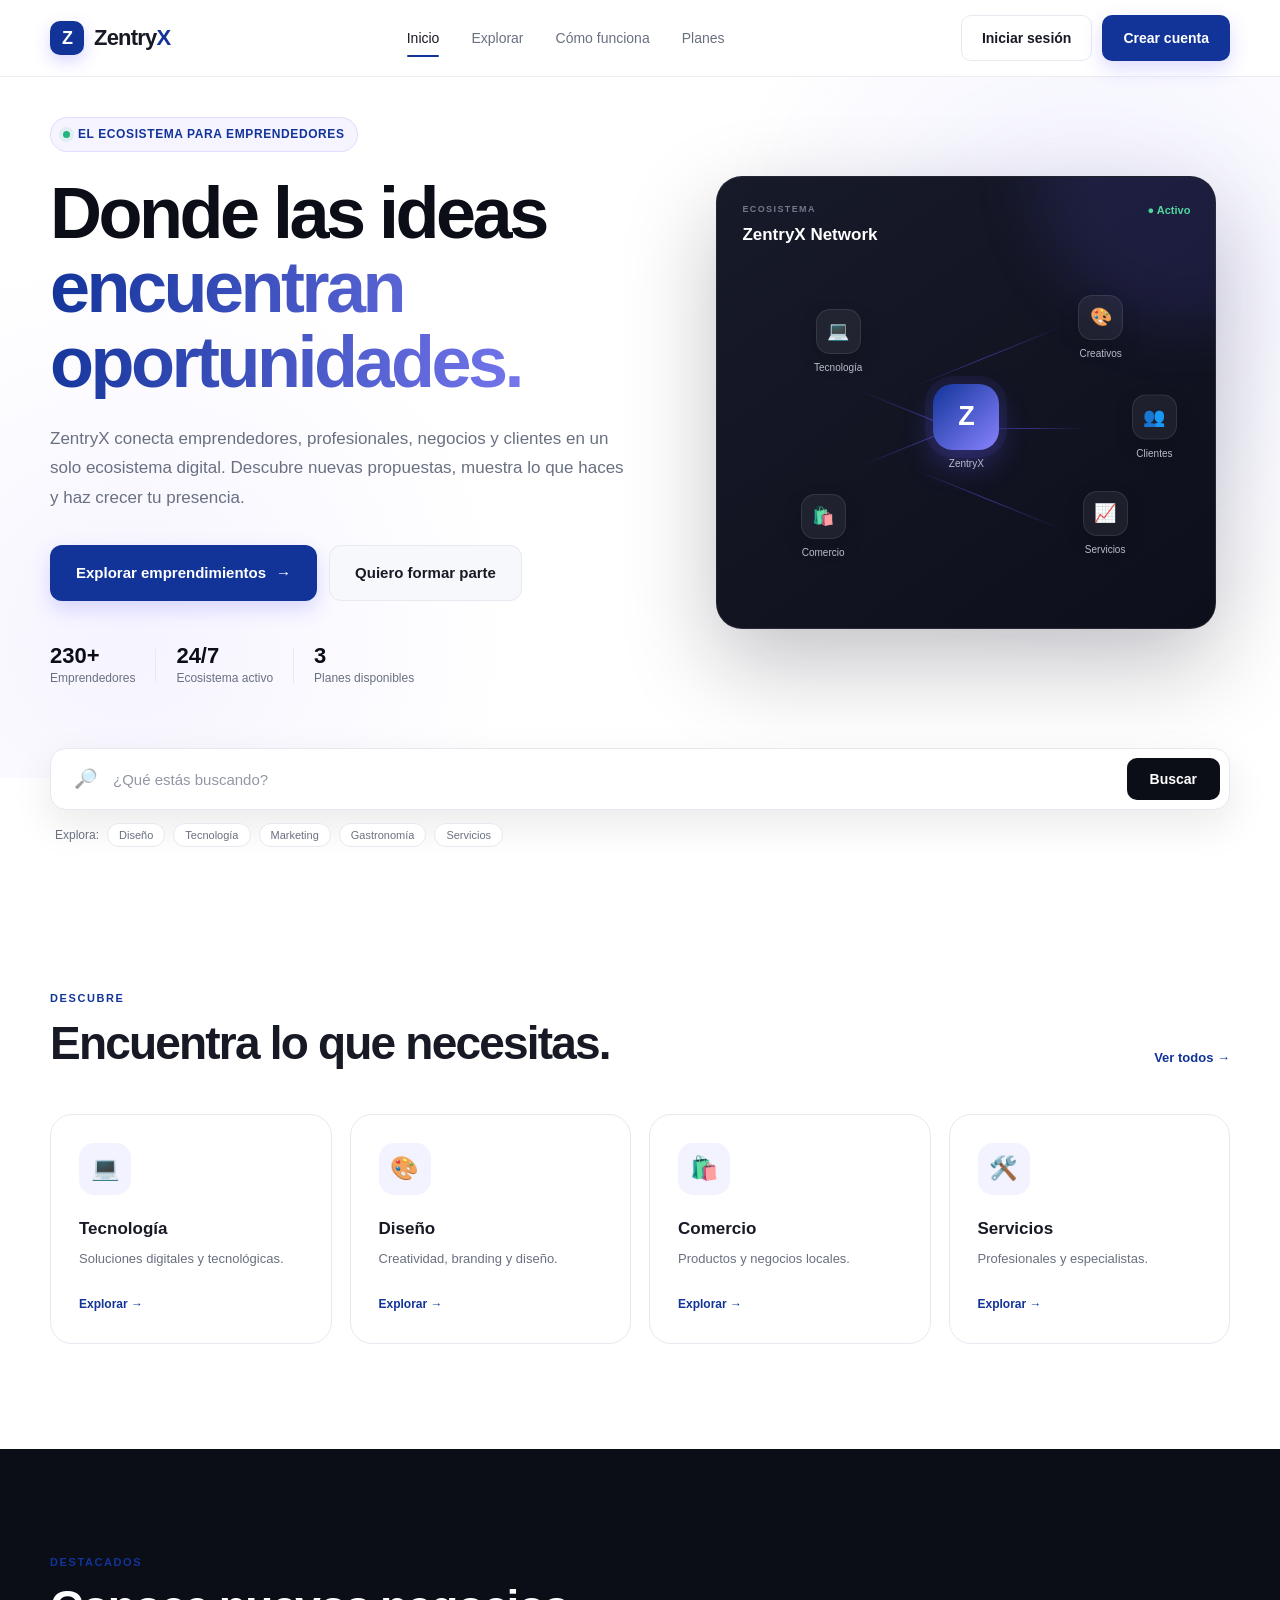
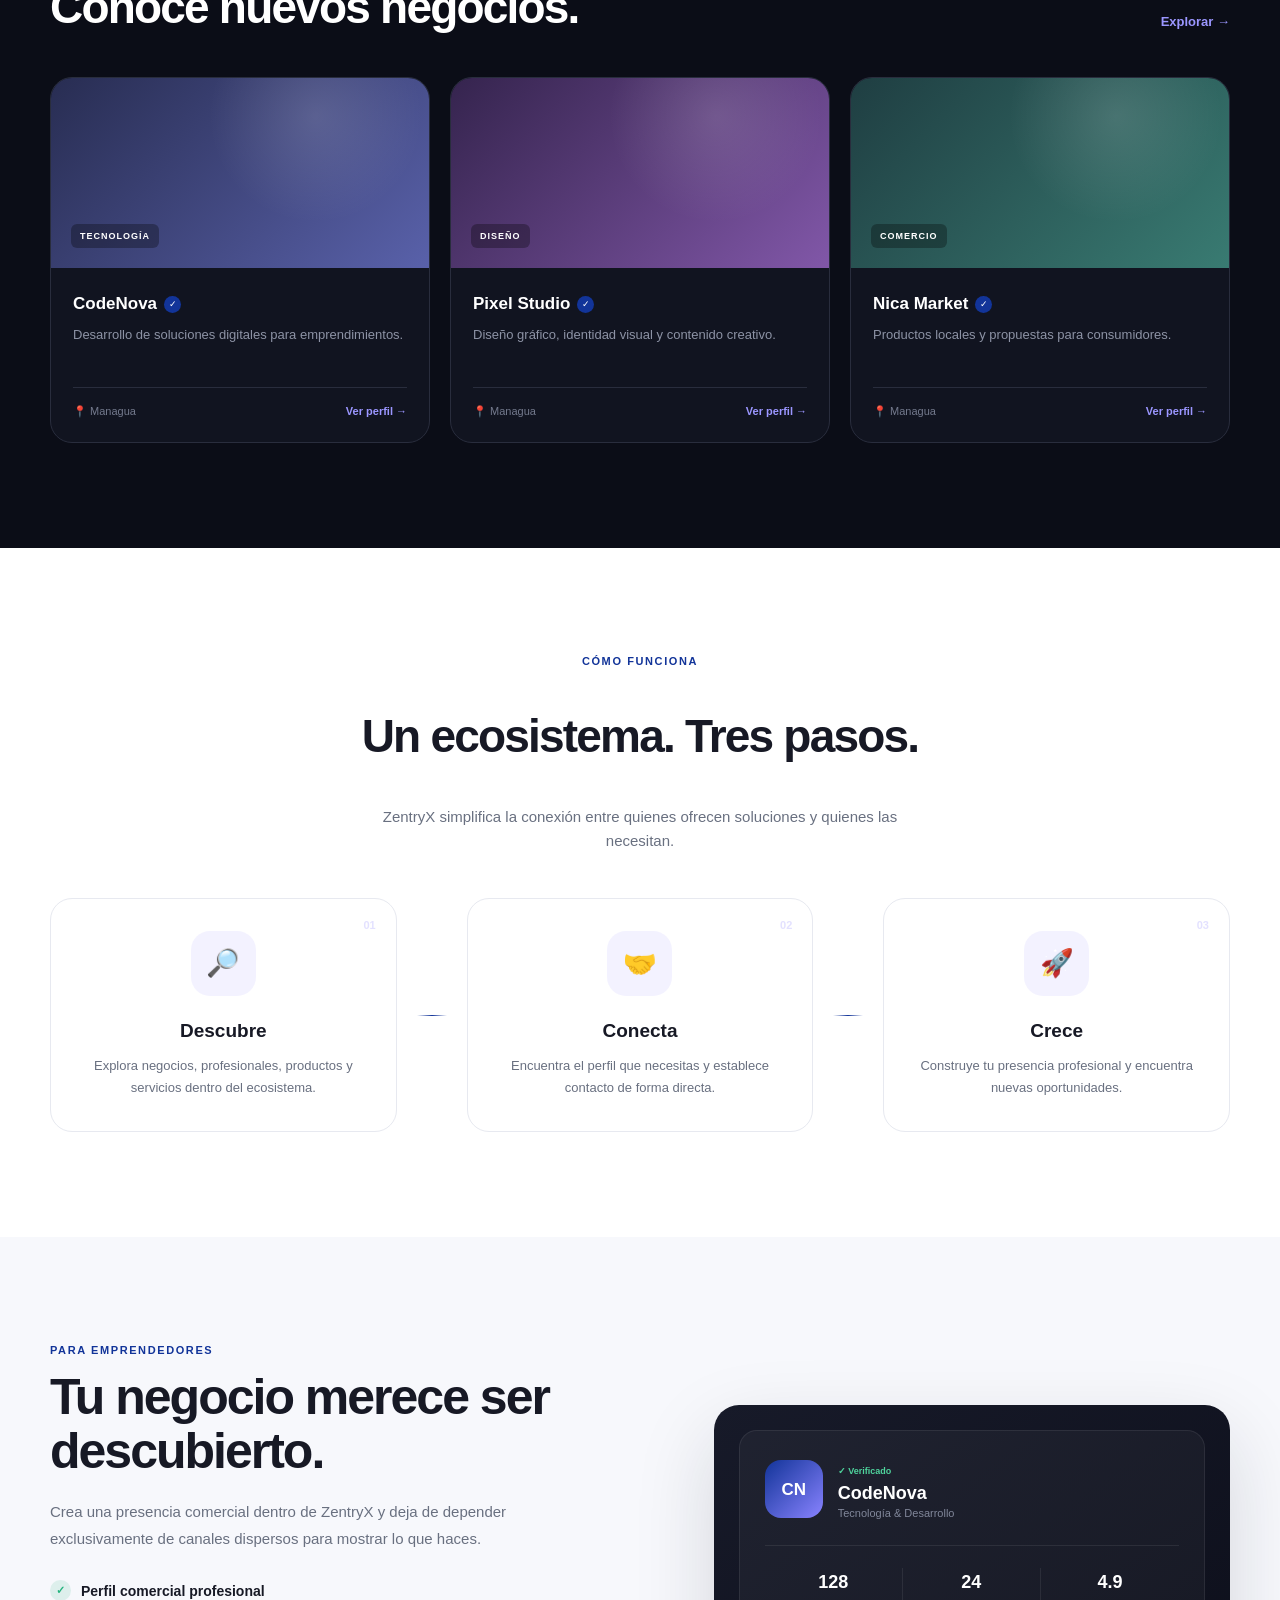
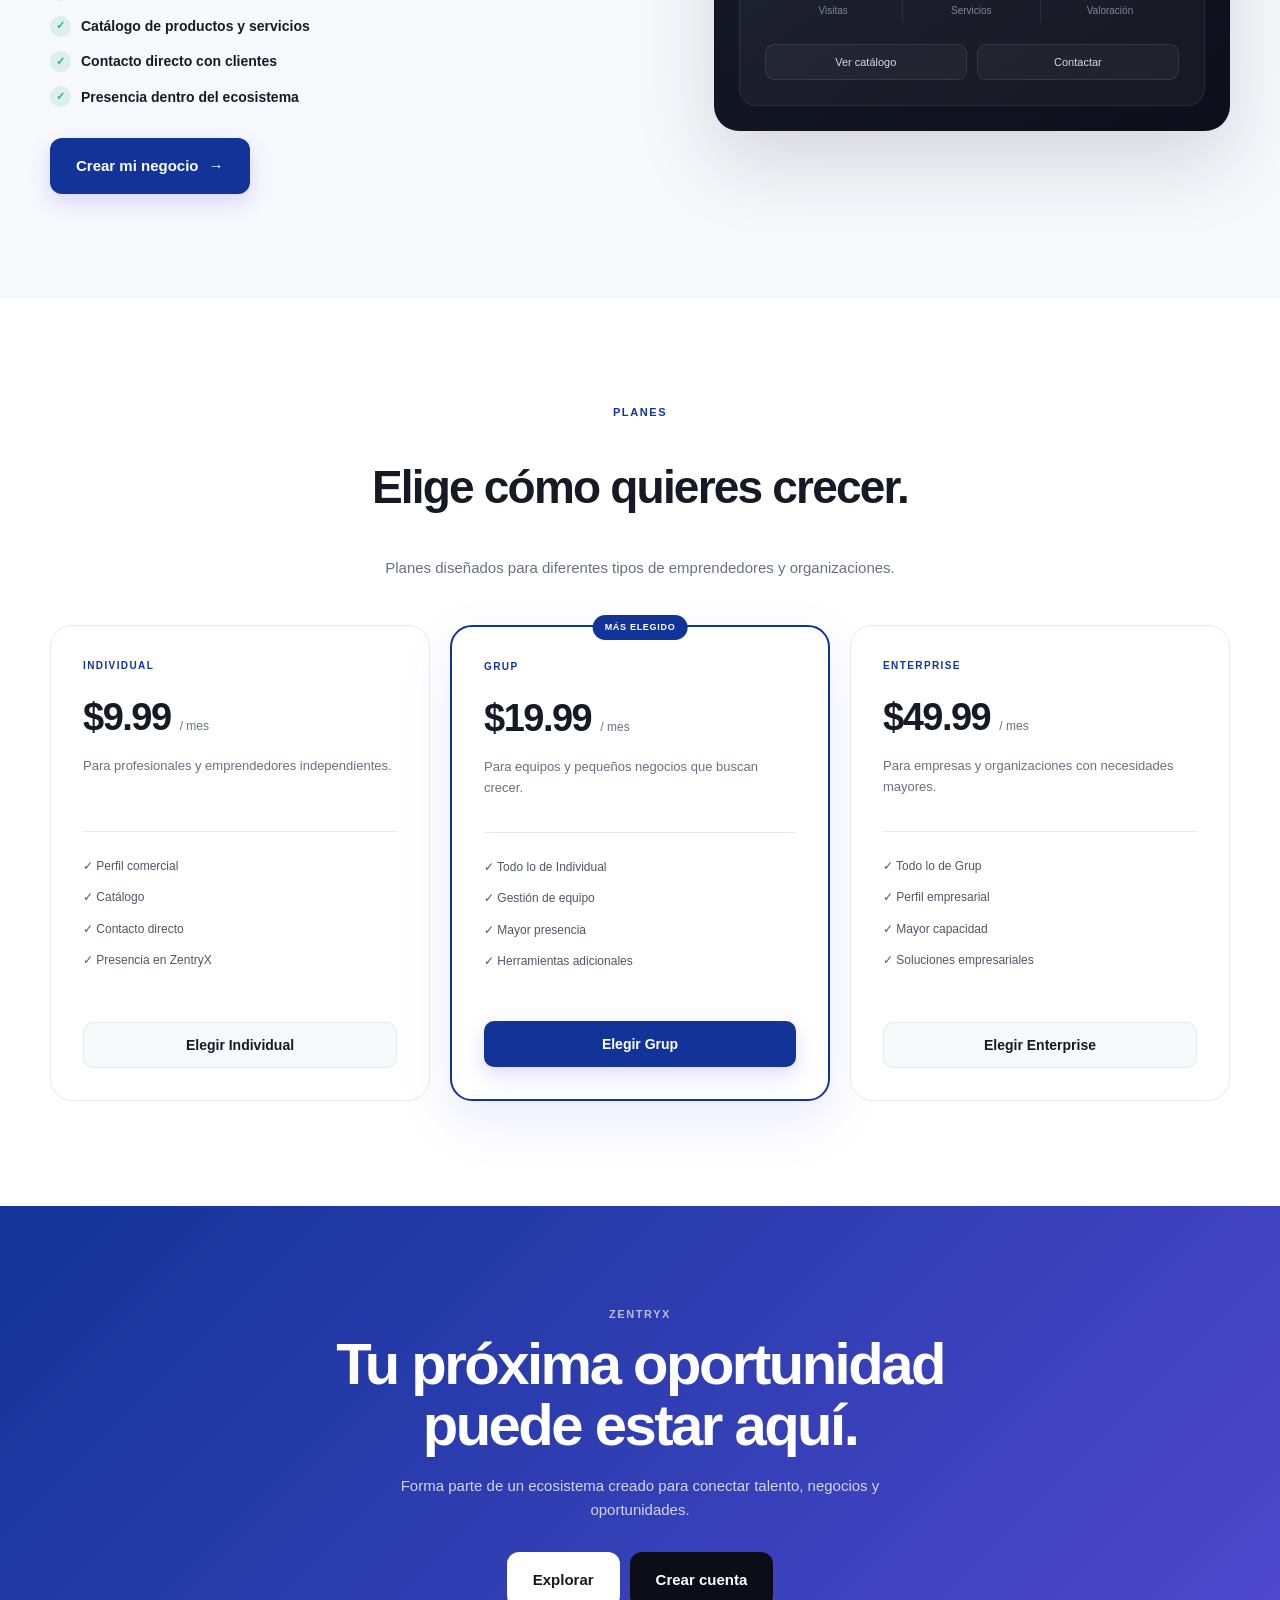
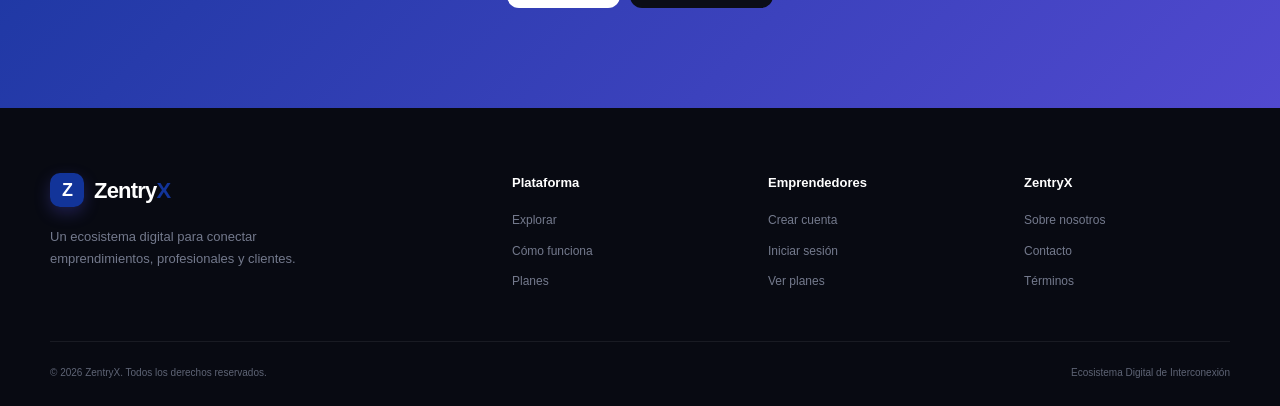
<file: index.html>
<!DOCTYPE html>
<html lang="es">
<head>
    <meta charset="UTF-8">
    <meta name="viewport" content="width=device-width, initial-scale=1.0">

    <title>ZentryX | Conecta. Descubre. Crece.</title>

    <meta
        name="description"
        content="ZentryX conecta emprendedores, profesionales y clientes dentro de un ecosistema digital."
    >

    <link rel="stylesheet" href="css/styles.css">
</head>

<body>

    <!-- =========================
         NAVBAR
    ========================== -->
    <header class="navbar">

        <div class="container navbar-content">

            <a href="index.html" class="logo">
                <span class="logo-mark">Z</span>
                <span class="logo-text">Zentry<span>X</span></span>
            </a>

            <nav class="nav-menu">

                <a href="#inicio" class="nav-link active">
                    Inicio
                </a>

                <a href="#explorar" class="nav-link">
                    Explorar
                </a>

                <a href="#como-funciona" class="nav-link">
                    Cómo funciona
                </a>

                <a href="#planes" class="nav-link">
                    Planes
                </a>

            </nav>

            <div class="nav-actions">

                <a href="pages/login.html" class="btn btn-outline">
                    Iniciar sesión
                </a>

                <a href="pages/registro.html" class="btn btn-primary">
                    Crear cuenta
                </a>

            </div>

            <button
                class="mobile-menu-button"
                id="mobileMenuButton"
                aria-label="Abrir menú"
            >
                ☰
            </button>

        </div>

        <div class="mobile-menu" id="mobileMenu">

            <a href="#inicio">
                Inicio
            </a>

            <a href="#explorar">
                Explorar
            </a>

            <a href="#como-funciona">
                Cómo funciona
            </a>

            <a href="#planes">
                Planes
            </a>

            <a href="pages/login.html">
                Iniciar sesión
            </a>

            <a href="pages/registro.html" class="mobile-register">
                Crear cuenta
            </a>

        </div>

    </header>


    <main>

        <!-- =========================
             HERO
        ========================== -->
        <section class="hero" id="inicio">

            <div class="container hero-grid">

                <div class="hero-content">

                    <div class="hero-badge">
                        <span class="badge-dot"></span>
                        El ecosistema para emprendedores
                    </div>

                    <h1>
                        Donde las ideas
                        <span>encuentran oportunidades.</span>
                    </h1>

                    <p class="hero-description">
                        ZentryX conecta emprendedores, profesionales,
                        negocios y clientes en un solo ecosistema digital.
                        Descubre nuevas propuestas, muestra lo que haces
                        y haz crecer tu presencia.
                    </p>

                    <div class="hero-buttons">

                        <a
                            href="#explorar"
                            class="btn btn-primary btn-large"
                        >
                            Explorar emprendimientos
                            <span>→</span>
                        </a>

                        <a
                            href="pages/registro.html"
                            class="btn btn-secondary btn-large"
                        >
                            Quiero formar parte
                        </a>

                    </div>

                    <div class="hero-stats">

                        <div class="stat">

                            <strong>230+</strong>

                            <span>
                                Emprendedores
                            </span>

                        </div>

                        <div class="stat-divider"></div>

                        <div class="stat">

                            <strong>24/7</strong>

                            <span>
                                Ecosistema activo
                            </span>

                        </div>

                        <div class="stat-divider"></div>

                        <div class="stat">

                            <strong>3</strong>

                            <span>
                                Planes disponibles
                            </span>

                        </div>

                    </div>

                </div>


                <!-- PANEL VISUAL -->
                <div class="hero-visual">

                    <div class="visual-glow"></div>

                    <div class="network-card">

                        <div class="network-header">

                            <div>
                                <span class="small-label">
                                    ECOSISTEMA
                                </span>

                                <h3>
                                    ZentryX Network
                                </h3>
                            </div>

                            <span class="online-status">
                                ● Activo
                            </span>

                        </div>


                        <div class="network-map">

                            <div class="connection connection-1"></div>
                            <div class="connection connection-2"></div>
                            <div class="connection connection-3"></div>
                            <div class="connection connection-4"></div>
                            <div class="connection connection-5"></div>


                            <div class="network-node node-center">
                                <div class="node-icon">
                                    Z
                                </div>

                                <span>
                                    ZentryX
                                </span>
                            </div>


                            <div class="network-node node-1">
                                <div class="node-circle">
                                    💻
                                </div>

                                <span>
                                    Tecnología
                                </span>
                            </div>


                            <div class="network-node node-2">
                                <div class="node-circle">
                                    🎨
                                </div>

                                <span>
                                    Creativos
                                </span>
                            </div>


                            <div class="network-node node-3">
                                <div class="node-circle">
                                    🛍️
                                </div>

                                <span>
                                    Comercio
                                </span>
                            </div>


                            <div class="network-node node-4">
                                <div class="node-circle">
                                    📈
                                </div>

                                <span>
                                    Servicios
                                </span>
                            </div>


                            <div class="network-node node-5">
                                <div class="node-circle">
                                    👥
                                </div>

                                <span>
                                    Clientes
                                </span>
                            </div>

                        </div>

                    </div>

                </div>

            </div>

        </section>


        <!-- =========================
             BUSCADOR
        ========================== -->
        <section class="search-section">

            <div class="container">

                <div class="search-box">

                    <div class="search-icon">
                        🔎
                    </div>

                    <input
                        type="text"
                        id="searchInput"
                        placeholder="¿Qué estás buscando?"
                        autocomplete="off"
                    >

                    <button
                        class="search-button"
                        id="searchButton"
                    >
                        Buscar
                    </button>

                </div>

                <div class="search-suggestions">

                    <span>
                        Explora:
                    </span>

                    <button data-search="Diseño">
                        Diseño
                    </button>

                    <button data-search="Tecnología">
                        Tecnología
                    </button>

                    <button data-search="Marketing">
                        Marketing
                    </button>

                    <button data-search="Gastronomía">
                        Gastronomía
                    </button>

                    <button data-search="Servicios">
                        Servicios
                    </button>

                </div>

            </div>

        </section>


        <!-- =========================
             EXPLORAR
        ========================== -->
        <section class="section" id="explorar">

            <div class="container">

                <div class="section-heading">

                    <div>

                        <span class="section-label">
                            DESCUBRE
                        </span>

                        <h2>
                            Encuentra lo que necesitas.
                        </h2>

                    </div>

                    <a
                        href="pages/explorar.html"
                        class="view-all"
                    >
                        Ver todos →
                    </a>

                </div>


                <div class="categories">

                    <a href="pages/explorar.html?categoria=tecnologia"
                       class="category-card">

                        <div class="category-icon">
                            💻
                        </div>

                        <h3>
                            Tecnología
                        </h3>

                        <p>
                            Soluciones digitales y tecnológicas.
                        </p>

                        <span class="category-count">
                            Explorar →
                        </span>

                    </a>


                    <a href="pages/explorar.html?categoria=diseno"
                       class="category-card">

                        <div class="category-icon">
                            🎨
                        </div>

                        <h3>
                            Diseño
                        </h3>

                        <p>
                            Creatividad, branding y diseño.
                        </p>

                        <span class="category-count">
                            Explorar →
                        </span>

                    </a>


                    <a href="pages/explorar.html?categoria=comercio"
                       class="category-card">

                        <div class="category-icon">
                            🛍️
                        </div>

                        <h3>
                            Comercio
                        </h3>

                        <p>
                            Productos y negocios locales.
                        </p>

                        <span class="category-count">
                            Explorar →
                        </span>

                    </a>


                    <a href="pages/explorar.html?categoria=servicios"
                       class="category-card">

                        <div class="category-icon">
                            🛠️
                        </div>

                        <h3>
                            Servicios
                        </h3>

                        <p>
                            Profesionales y especialistas.
                        </p>

                        <span class="category-count">
                            Explorar →
                        </span>

                    </a>

                </div>

            </div>

        </section>


        <!-- =========================
             NEGOCIOS DESTACADOS
        ========================== -->
        <section class="section section-dark">

            <div class="container">

                <div class="section-heading">

                    <div>

                        <span class="section-label">
                            DESTACADOS
                        </span>

                        <h2>
                            Conoce nuevos negocios.
                        </h2>

                    </div>

                    <a
                        href="pages/explorar.html"
                        class="view-all light"
                    >
                        Explorar →
                    </a>

                </div>


                <div class="business-grid">


                    <article class="business-card">

                        <div class="business-image business-tech">
                            <span>
                                TECNOLOGÍA
                            </span>
                        </div>

                        <div class="business-content">

                            <div class="business-title">

                                <h3>
                                    CodeNova
                                </h3>

                                <span class="verified">
                                    ✓
                                </span>

                            </div>

                            <p>
                                Desarrollo de soluciones digitales
                                para emprendimientos.
                            </p>

                            <div class="business-footer">

                                <span>
                                    📍 Managua
                                </span>

                                <a href="pages/negocio.html">
                                    Ver perfil →
                                </a>

                            </div>

                        </div>

                    </article>


                    <article class="business-card">

                        <div class="business-image business-design">
                            <span>
                                DISEÑO
                            </span>
                        </div>

                        <div class="business-content">

                            <div class="business-title">

                                <h3>
                                    Pixel Studio
                                </h3>

                                <span class="verified">
                                    ✓
                                </span>

                            </div>

                            <p>
                                Diseño gráfico, identidad visual
                                y contenido creativo.
                            </p>

                            <div class="business-footer">

                                <span>
                                    📍 Managua
                                </span>

                                <a href="pages/negocio.html">
                                    Ver perfil →
                                </a>

                            </div>

                        </div>

                    </article>


                    <article class="business-card">

                        <div class="business-image business-commerce">
                            <span>
                                COMERCIO
                            </span>
                        </div>

                        <div class="business-content">

                            <div class="business-title">

                                <h3>
                                    Nica Market
                                </h3>

                                <span class="verified">
                                    ✓
                                </span>

                            </div>

                            <p>
                                Productos locales y propuestas
                                para consumidores.
                            </p>

                            <div class="business-footer">

                                <span>
                                    📍 Managua
                                </span>

                                <a href="pages/negocio.html">
                                    Ver perfil →
                                </a>

                            </div>

                        </div>

                    </article>

                </div>

            </div>

        </section>


        <!-- =========================
             COMO FUNCIONA
        ========================== -->
        <section
            class="section"
            id="como-funciona"
        >

            <div class="container">

                <div class="section-heading centered">

                    <span class="section-label">
                        CÓMO FUNCIONA
                    </span>

                    <h2>
                        Un ecosistema. Tres pasos.
                    </h2>

                    <p>
                        ZentryX simplifica la conexión entre quienes
                        ofrecen soluciones y quienes las necesitan.
                    </p>

                </div>


                <div class="steps-grid">

                    <div class="step-card">

                        <div class="step-number">
                            01
                        </div>

                        <div class="step-icon">
                            🔎
                        </div>

                        <h3>
                            Descubre
                        </h3>

                        <p>
                            Explora negocios, profesionales,
                            productos y servicios dentro del
                            ecosistema.
                        </p>

                    </div>


                    <div class="step-line"></div>


                    <div class="step-card">

                        <div class="step-number">
                            02
                        </div>

                        <div class="step-icon">
                            🤝
                        </div>

                        <h3>
                            Conecta
                        </h3>

                        <p>
                            Encuentra el perfil que necesitas
                            y establece contacto de forma directa.
                        </p>

                    </div>


                    <div class="step-line"></div>


                    <div class="step-card">

                        <div class="step-number">
                            03
                        </div>

                        <div class="step-icon">
                            🚀
                        </div>

                        <h3>
                            Crece
                        </h3>

                        <p>
                            Construye tu presencia profesional
                            y encuentra nuevas oportunidades.
                        </p>

                    </div>

                </div>

            </div>

        </section>


        <!-- =========================
             PARA EMPRENDEDORES
        ========================== -->
        <section class="section entrepreneur-section">

            <div class="container entrepreneur-grid">

                <div class="entrepreneur-content">

                    <span class="section-label">
                        PARA EMPRENDEDORES
                    </span>

                    <h2>
                        Tu negocio merece
                        ser descubierto.
                    </h2>

                    <p>
                        Crea una presencia comercial dentro de
                        ZentryX y deja de depender exclusivamente
                        de canales dispersos para mostrar lo que haces.
                    </p>


                    <ul class="benefit-list">

                        <li>
                            <span>✓</span>
                            Perfil comercial profesional
                        </li>

                        <li>
                            <span>✓</span>
                            Catálogo de productos y servicios
                        </li>

                        <li>
                            <span>✓</span>
                            Contacto directo con clientes
                        </li>

                        <li>
                            <span>✓</span>
                            Presencia dentro del ecosistema
                        </li>

                    </ul>


                    <a
                        href="pages/registro.html"
                        class="btn btn-primary btn-large"
                    >
                        Crear mi negocio
                        <span>→</span>
                    </a>

                </div>


                <div class="entrepreneur-card">

                    <div class="profile-preview">

                        <div class="profile-top">

                            <div class="profile-avatar">
                                CN
                            </div>

                            <div>

                                <span class="verified-label">
                                    ✓ Verificado
                                </span>

                                <h3>
                                    CodeNova
                                </h3>

                                <p>
                                    Tecnología & Desarrollo
                                </p>

                            </div>

                        </div>


                        <div class="profile-stats">

                            <div>
                                <strong>128</strong>
                                <span>Visitas</span>
                            </div>

                            <div>
                                <strong>24</strong>
                                <span>Servicios</span>
                            </div>

                            <div>
                                <strong>4.9</strong>
                                <span>Valoración</span>
                            </div>

                        </div>


                        <div class="profile-actions">

                            <button>
                                Ver catálogo
                            </button>

                            <button>
                                Contactar
                            </button>

                        </div>

                    </div>

                </div>

            </div>

        </section>


        <!-- =========================
             PLANES
        ========================== -->
        <section
            class="section"
            id="planes"
        >

            <div class="container">

                <div class="section-heading centered">

                    <span class="section-label">
                        PLANES
                    </span>

                    <h2>
                        Elige cómo quieres crecer.
                    </h2>

                    <p>
                        Planes diseñados para diferentes tipos
                        de emprendedores y organizaciones.
                    </p>

                </div>


                <div class="plans-grid">


                    <article class="plan-card">

                        <span class="plan-name">
                            INDIVIDUAL
                        </span>

                        <h3>
                            $9.99
                            <small>/ mes</small>
                        </h3>

                        <p>
                            Para profesionales y emprendedores
                            independientes.
                        </p>

                        <ul>

                            <li>✓ Perfil comercial</li>
                            <li>✓ Catálogo</li>
                            <li>✓ Contacto directo</li>
                            <li>✓ Presencia en ZentryX</li>

                        </ul>

                        <a
                            href="pages/registro.html?plan=individual"
                            class="btn btn-secondary full-width"
                        >
                            Elegir Individual
                        </a>

                    </article>


                    <article class="plan-card featured">

                        <div class="popular">
                            MÁS ELEGIDO
                        </div>

                        <span class="plan-name">
                            GRUP
                        </span>

                        <h3>
                            $19.99
                            <small>/ mes</small>
                        </h3>

                        <p>
                            Para equipos y pequeños negocios
                            que buscan crecer.
                        </p>

                        <ul>

                            <li>✓ Todo lo de Individual</li>
                            <li>✓ Gestión de equipo</li>
                            <li>✓ Mayor presencia</li>
                            <li>✓ Herramientas adicionales</li>

                        </ul>

                        <a
                            href="pages/registro.html?plan=grup"
                            class="btn btn-primary full-width"
                        >
                            Elegir Grup
                        </a>

                    </article>


                    <article class="plan-card">

                        <span class="plan-name">
                            ENTERPRISE
                        </span>

                        <h3>
                            $49.99
                            <small>/ mes</small>
                        </h3>

                        <p>
                            Para empresas y organizaciones
                            con necesidades mayores.
                        </p>

                        <ul>

                            <li>✓ Todo lo de Grup</li>
                            <li>✓ Perfil empresarial</li>
                            <li>✓ Mayor capacidad</li>
                            <li>✓ Soluciones empresariales</li>

                        </ul>

                        <a
                            href="pages/registro.html?plan=enterprise"
                            class="btn btn-secondary full-width"
                        >
                            Elegir Enterprise
                        </a>

                    </article>

                </div>

            </div>

        </section>


        <!-- =========================
             CTA
        ========================== -->
        <section class="cta-section">

            <div class="container">

                <div class="cta-content">

                    <span class="section-label">
                        ZENTRYX
                    </span>

                    <h2>
                        Tu próxima oportunidad
                        puede estar aquí.
                    </h2>

                    <p>
                        Forma parte de un ecosistema creado para
                        conectar talento, negocios y oportunidades.
                    </p>

                    <div class="cta-buttons">

                        <a
                            href="pages/explorar.html"
                            class="btn btn-light btn-large"
                        >
                            Explorar
                        </a>

                        <a
                            href="pages/registro.html"
                            class="btn btn-dark btn-large"
                        >
                            Crear cuenta
                        </a>

                    </div>

                </div>

            </div>

        </section>

    </main>


    <!-- =========================
         FOOTER
    ========================== -->
    <footer class="footer">

        <div class="container">

            <div class="footer-grid">

                <div class="footer-brand">

                    <a href="index.html" class="logo">
                        <span class="logo-mark">Z</span>
                        <span class="logo-text">
                            Zentry<span>X</span>
                        </span>
                    </a>

                    <p>
                        Un ecosistema digital para conectar
                        emprendimientos, profesionales y clientes.
                    </p>

                </div>


                <div class="footer-column">

                    <h4>
                        Plataforma
                    </h4>

                    <a href="#explorar">
                        Explorar
                    </a>

                    <a href="#como-funciona">
                        Cómo funciona
                    </a>

                    <a href="#planes">
                        Planes
                    </a>

                </div>


                <div class="footer-column">

                    <h4>
                        Emprendedores
                    </h4>

                    <a href="pages/registro.html">
                        Crear cuenta
                    </a>

                    <a href="pages/login.html">
                        Iniciar sesión
                    </a>

                    <a href="#planes">
                        Ver planes
                    </a>

                </div>


                <div class="footer-column">

                    <h4>
                        ZentryX
                    </h4>

                    <a href="#">
                        Sobre nosotros
                    </a>

                    <a href="#">
                        Contacto
                    </a>

                    <a href="#">
                        Términos
                    </a>

                </div>

            </div>


            <div class="footer-bottom">

                <span>
                    © 2026 ZentryX. Todos los derechos reservados.
                </span>

                <span>
                    Ecosistema Digital de Interconexión
                </span>

            </div>

        </div>

    </footer>


    <script src="js/app.js"></script>

</body>
</html>
</file>
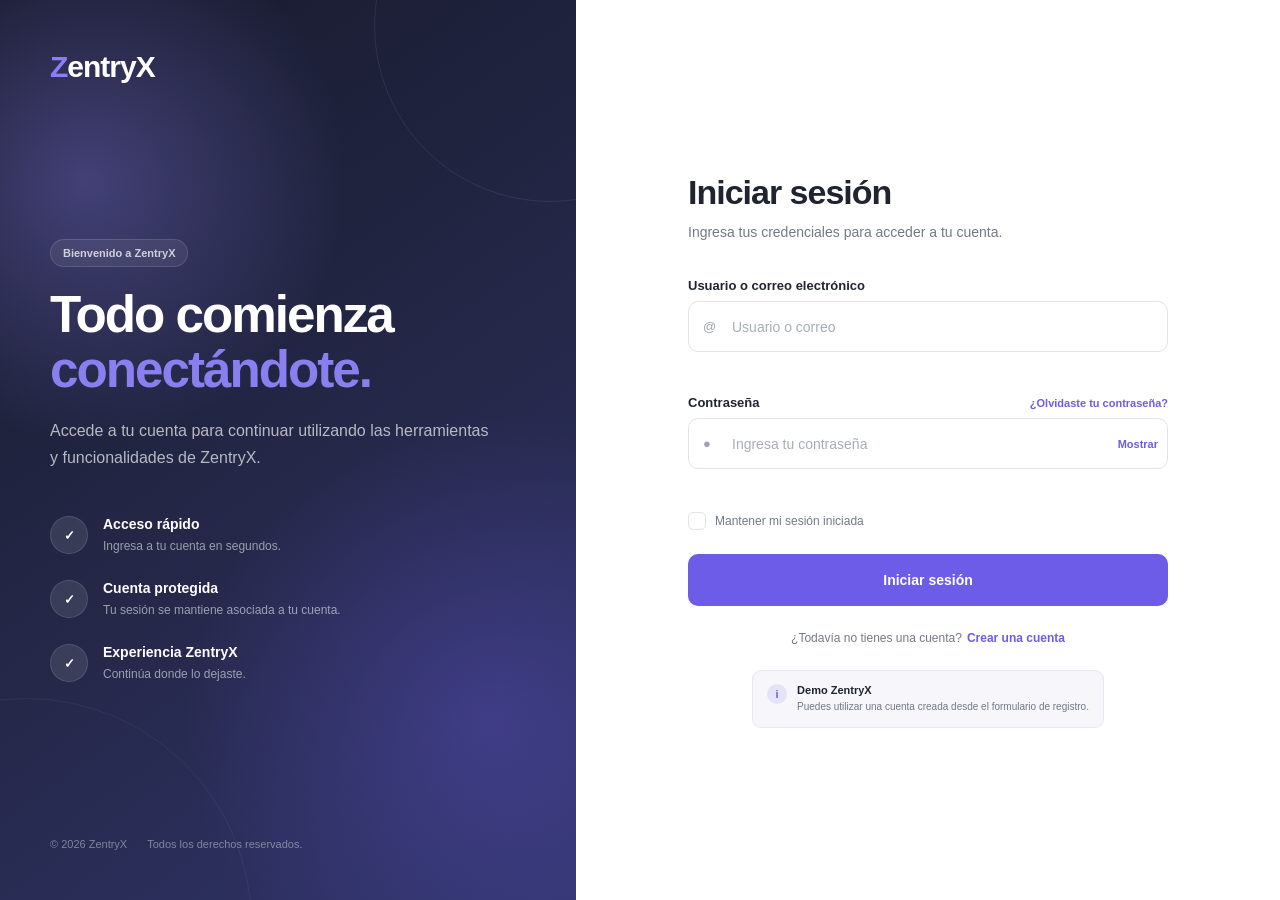
<file: pages/categorias.html>
<!DOCTYPE html>
<html lang="es">

<head>

    <meta charset="UTF-8">

    <meta
        name="viewport"
        content="width=device-width, initial-scale=1.0">

    <title>ZentryX | Categorías</title>

    <!-- FONT AWESOME -->

    <link
        rel="stylesheet"
        href="https://cdnjs.cloudflare.com/ajax/libs/font-awesome/6.5.2/css/all.min.css">

    <!-- CSS -->

    <link
        rel="stylesheet"
        href="../css/categorias.css">

</head>


<body>

    <div class="app-container">


        <!-- =====================================================
             SIDEBAR
        ====================================================== -->

        <aside class="sidebar" id="sidebar">


            <!-- HEADER -->

            <div class="sidebar-header">

                <div class="logo">
                    Zentry<span>X</span>
                </div>

                <button
                    class="sidebar-close"
                    id="sidebarClose"
                    type="button">

                    <i class="fa-solid fa-xmark"></i>

                </button>

            </div>


            <!-- PERFIL -->

            <div class="sidebar-profile">

                <div class="profile-avatar">

                    <span id="sidebarUserInitial">
                        U
                    </span>

                </div>


                <div class="profile-info">

                    <strong id="sidebarUserName">
                        Usuario
                    </strong>

                    <span>
                        Cuenta ZentryX
                    </span>

                </div>

            </div>


            <!-- =================================================
                 NAVEGACIÓN
            ================================================== -->

            <nav class="sidebar-nav">


                <!-- PRINCIPAL -->

                <div class="nav-title">
                    PRINCIPAL
                </div>


                <a
                    href="dashboard.html"
                    class="nav-item">

                    <span class="nav-icon">

                        <i class="fa-solid fa-house"></i>

                    </span>

                    <span class="nav-text">
                        Inicio
                    </span>

                </a>


                <!-- EXPLORAR -->

                <div class="nav-title">
                    EXPLORAR
                </div>


                <a
                    href="servicios.html"
                    class="nav-item">

                    <span class="nav-icon">

                        <i class="fa-solid fa-magnifying-glass"></i>

                    </span>

                    <span class="nav-text">
                        Explorar servicios
                    </span>

                </a>


                <a
                    href="categorias.html"
                    class="nav-item active">

                    <span class="nav-icon">

                        <i class="fa-solid fa-grip"></i>

                    </span>

                    <span class="nav-text">
                        Categorías
                    </span>

                </a>


                <!-- SERVICIOS -->

                <div class="nav-title">
                    SERVICIOS
                </div>


                <a
                    href="publicar-servicio.html"
                    class="nav-item">

                    <span class="nav-icon">

                        <i class="fa-solid fa-plus"></i>

                    </span>

                    <span class="nav-text">
                        Publicar servicio
                    </span>

                </a>


                <a
                    href="mis-servicios.html"
                    class="nav-item">

                    <span class="nav-icon">

                        <i class="fa-solid fa-list"></i>

                    </span>

                    <span class="nav-text">
                        Mis servicios
                    </span>

                </a>


                <a
                    href="mis-solicitudes.html"
                    class="nav-item">

                    <span class="nav-icon">

                        <i class="fa-solid fa-clock"></i>

                    </span>

                    <span class="nav-text">
                        Mis solicitudes
                    </span>

                </a>


                <!-- COMUNIDAD -->

                <div class="nav-title">
                    COMUNIDAD
                </div>


                <a
                    href="mensajes.html"
                    class="nav-item">

                    <span class="nav-icon">

                        <i class="fa-solid fa-message"></i>

                    </span>

                    <span class="nav-text">
                        Mensajes
                    </span>

                </a>


                <!-- CUENTA -->

                <div class="nav-title">
                    CUENTA
                </div>


                <a
                    href="perfil.html"
                    class="nav-item">

                    <span class="nav-icon">

                        <i class="fa-solid fa-user"></i>

                    </span>

                    <span class="nav-text">
                        Mi perfil
                    </span>

                </a>


                <a
                    href="configuracion.html"
                    class="nav-item">

                    <span class="nav-icon">

                        <i class="fa-solid fa-gear"></i>

                    </span>

                    <span class="nav-text">
                        Configuración
                    </span>

                </a>


                <a
                    href="perfil.html#seguridad"
                    class="nav-item">

                    <span class="nav-icon">

                        <i class="fa-solid fa-shield-halved"></i>

                    </span>

                    <span class="nav-text">
                        Seguridad
                    </span>

                </a>


                <!-- CERRAR SESIÓN -->

                <button
                    class="nav-item logout-button"
                    id="logoutButton"
                    type="button">

                    <span class="nav-icon">

                        <i class="fa-solid fa-right-from-bracket"></i>

                    </span>

                    <span class="nav-text">
                        Cerrar sesión
                    </span>

                </button>


            </nav>


            <!-- FOOTER -->

            <div class="sidebar-footer">

                <small>
                    ZentryX
                </small>

                <span>
                    Plataforma de servicios
                </span>

            </div>


        </aside>


        <!-- =====================================================
             OVERLAY MOBILE
        ====================================================== -->

        <div
            class="sidebar-overlay"
            id="sidebarOverlay">
        </div>


        <!-- =====================================================
             MAIN CONTENT
        ====================================================== -->

        <main class="main-content">


            <!-- =================================================
                 TOPBAR
            ================================================== -->

            <header class="topbar">


                <div class="topbar-left">


                    <button
                        class="menu-button"
                        id="menuButton"
                        type="button">

                        <i class="fa-solid fa-bars"></i>

                    </button>


                    <div>

                        <span class="page-label">
                            EXPLORAR
                        </span>

                        <h1>
                            Categorías
                        </h1>

                    </div>


                </div>


                <!-- TOPBAR RIGHT -->

                <div class="topbar-right">


                    <button
                        class="notification-button"
                        id="notificationButton"
                        type="button"
                        aria-label="Notificaciones">

                        <i class="fa-regular fa-bell"></i>

                        <span
                            class="notification-dot"
                            id="notificationDot">
                        </span>

                    </button>


                    <div class="topbar-user">


                        <div class="topbar-avatar">

                            <span id="topbarUserInitial">
                                U
                            </span>

                        </div>


                        <div class="topbar-user-info">

                            <strong id="topbarUserName">
                                Usuario
                            </strong>

                            <span id="topbarUserEmail">
                                usuario@zentryx.com
                            </span>

                        </div>


                    </div>


                </div>


            </header>


            <!-- =================================================
                 CONTENIDO DE CATEGORÍAS
            ================================================== -->

            <section class="categories-content">


                <!-- INTRODUCCIÓN -->

                <div class="categories-header">


                    <div>

                        <span class="section-label">
                            DESCUBRE
                        </span>

                        <h2>
                            Explora por categorías
                        </h2>

                        <p>
                            Encuentra servicios según lo que necesitas
                            y conecta con personas que pueden ayudarte.
                        </p>

                    </div>


                    <a
                        href="servicios.html"
                        class="explore-button">

                        <i class="fa-solid fa-magnifying-glass"></i>

                        Explorar servicios

                    </a>


                </div>


                <!-- =================================================
                     BUSCADOR
                ================================================== -->

                <div class="categories-search">


                    <div class="search-input-wrapper">

                        <i class="fa-solid fa-magnifying-glass"></i>

                        <input
                            type="text"
                            id="categorySearch"
                            placeholder="Buscar una categoría..."
                            autocomplete="off">

                        <button
                            type="button"
                            id="clearSearch"
                            class="clear-search"
                            aria-label="Limpiar búsqueda">

                            <i class="fa-solid fa-xmark"></i>

                        </button>

                    </div>


                </div>


                <!-- =================================================
                     ESTADÍSTICAS
                ================================================== -->

                <div class="category-stats">


                    <div class="category-stat">

                        <div class="category-stat-icon purple">

                            <i class="fa-solid fa-grip"></i>

                        </div>

                        <div>

                            <span>
                                Categorías
                            </span>

                            <strong id="totalCategories">
                                0
                            </strong>

                        </div>

                    </div>


                    <div class="category-stat">

                        <div class="category-stat-icon green">

                            <i class="fa-solid fa-briefcase"></i>

                        </div>

                        <div>

                            <span>
                                Servicios disponibles
                            </span>

                            <strong id="totalServices">
                                0
                            </strong>

                        </div>

                    </div>


                </div>


                <!-- =================================================
                     GRID DE CATEGORÍAS
                ================================================== -->

                <div
                    class="categories-grid"
                    id="categoriesGrid">


                    <!--

                        Las categorías serán
                        generadas mediante JavaScript.

                    -->


                </div>


                <!-- =================================================
                     ESTADO SIN RESULTADOS
                ================================================== -->

                <div
                    class="empty-categories"
                    id="emptyCategories"
                    hidden>


                    <div class="empty-categories-icon">

                        <i class="fa-solid fa-magnifying-glass"></i>

                    </div>


                    <h3>
                        No encontramos categorías
                    </h3>


                    <p>
                        Intenta buscar con otro nombre o revisa
                        todas las categorías disponibles.
                    </p>


                    <button
                        type="button"
                        id="resetSearch"
                        class="reset-search">

                        Mostrar todas

                    </button>


                </div>


            </section>


        </main>


        <!-- =====================================================
             PANEL DE NOTIFICACIONES
        ====================================================== -->

        <div
            class="notification-panel"
            id="notificationPanel">


            <div class="notification-header">


                <div>

                    <span>
                        CENTRO
                    </span>

                    <h3>
                        Notificaciones
                    </h3>

                </div>


                <button
                    type="button"
                    id="closeNotifications"
                    aria-label="Cerrar">

                    <i class="fa-solid fa-xmark"></i>

                </button>


            </div>


            <div
                class="notification-list"
                id="notificationList">


                <div class="notification-empty">


                    <div>

                        <i class="fa-regular fa-bell"></i>

                    </div>


                    <p>
                        No tienes notificaciones nuevas.
                    </p>


                </div>


            </div>


        </div>


        <!-- =====================================================
             TOAST
        ====================================================== -->

        <div
            class="toast"
            id="toast">


            <div class="toast-icon">

                <i
                    class="fa-solid fa-circle-check"
                    id="toastIcon">
                </i>

            </div>


            <div>

                <strong id="toastTitle">
                    Éxito
                </strong>

                <p id="toastMessage">
                    Operación realizada correctamente.
                </p>

            </div>


        </div>


    </div>


    <!-- =========================================================
         JAVASCRIPT
    ========================================================== -->

    <script src="../js/categorias.js"></script>


</body>

</html>
</file>
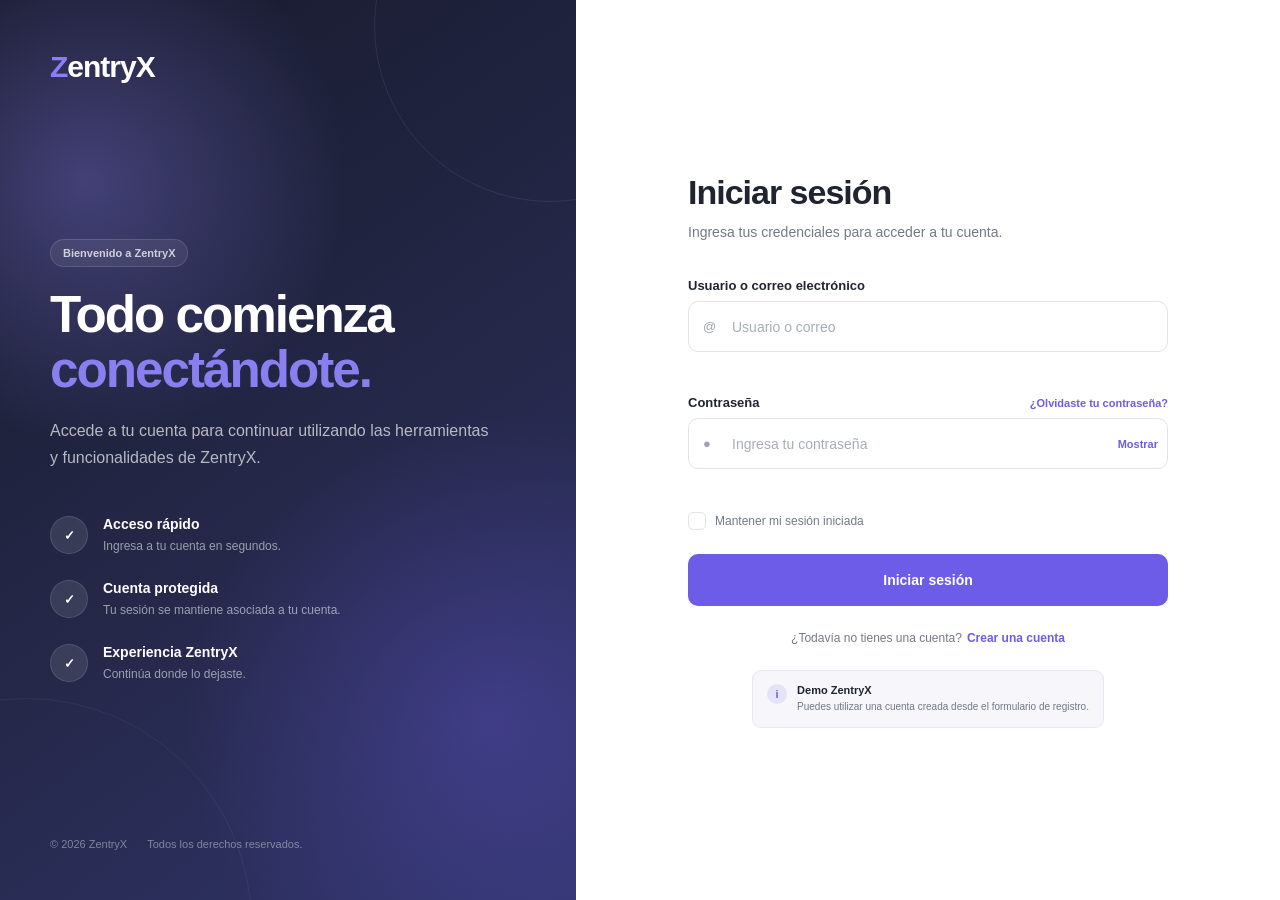
<file: pages/dashboard.html>
<!DOCTYPE html>
<html lang="es">

<head>

    <meta charset="UTF-8">

    <meta name="viewport" content="width=device-width, initial-scale=1.0">

    <meta name="description" content="Panel principal de ZentryX">

    <title>ZentryX | Dashboard</title>

    <link rel="stylesheet" href="../css/dashboard.css">
    <link rel="stylesheet" href="https://cdnjs.cloudflare.com/ajax/libs/font-awesome/6.4.0/css/all.min.css">

</head>


<body>

    <!-- =====================================================
         CONTENEDOR PRINCIPAL
    ====================================================== -->

    <div class="app-container">


        <!-- =================================================
             SIDEBAR
        ================================================== -->

        <aside class="sidebar" id="sidebar">

            <!-- HEADER -->

            <div class="sidebar-header">

                <a href="dashboard.html" class="logo">
                    Zentry<span>X</span>
                </a>


                <button class="sidebar-close" id="sidebarClose" type="button" aria-label="Cerrar menú">
                    ×
                </button>

            </div>


            <!-- PERFIL -->

            <div class="sidebar-profile">

                <div class="profile-avatar" id="profileAvatar">
                    U
                </div>


                <div class="profile-info">

                    <strong id="sidebarUserName">
                        Usuario
                    </strong>

                    <span id="sidebarUserRole">
                        Usuario
                    </span>

                </div>

            </div>


            <!-- NAVEGACIÓN -->

            <!-- =================================================
     NAVEGACIÓN PRINCIPAL
================================================== -->

            <nav class="sidebar-nav">

                <!-- =================================================
         PRINCIPAL
    ================================================== -->

                <!-- PRINCIPAL -->
                <div class="nav-title">
                    PRINCIPAL
                </div>

                <a href="dashboard.html" class="nav-item active">
                    <span class="nav-icon">
                        <i class="fa-solid fa-house"></i>
                    </span>

                    <span class="nav-text">
                        Inicio
                    </span>
                </a>


                <!-- EXPLORAR -->
                <div class="nav-title">
                    EXPLORAR
                </div>

                <a href="servicios.html" class="nav-item">
                    <span class="nav-icon">
                        <i class="fa-solid fa-magnifying-glass"></i>
                    </span>

                    <span class="nav-text">
                        Explorar servicios
                    </span>
                </a>


                <a href="categorias.html" class="nav-item">
                    <span class="nav-icon">
                        <i class="fa-solid fa-grip"></i>
                    </span>

                    <span class="nav-text">
                        Categorías
                    </span>
                </a>


                <!-- SERVICIOS -->
                <div class="nav-title">
                    SERVICIOS
                </div>

                <a href="publicar-servicio.html" class="nav-item">
                    <span class="nav-icon">
                        <i class="fa-solid fa-plus"></i>
                    </span>

                    <span class="nav-text">
                        Publicar servicio
                    </span>
                </a>


                <a href="mis-servicios.html" class="nav-item">
                    <span class="nav-icon">
                        <i class="fa-solid fa-list"></i>
                    </span>

                    <span class="nav-text">
                        Mis servicios
                    </span>
                </a>


                <a href="mis-solicitudes.html" class="nav-item">
                    <span class="nav-icon">
                        <i class="fa-solid fa-clock"></i>
                    </span>

                    <span class="nav-text">
                        Mis solicitudes
                    </span>
                </a>


                <!-- COMUNIDAD -->
                <div class="nav-title">
                    COMUNIDAD
                </div>

                <a href="mensajes.html" class="nav-item">
                    <span class="nav-icon">
                        <i class="fa-solid fa-message"></i>
                    </span>

                    <span class="nav-text">
                        Mensajes
                    </span>
                </a>


                <!-- CUENTA -->
                <div class="nav-title">
                    CUENTA
                </div>

                <a href="perfil.html" class="nav-item">
                    <span class="nav-icon">
                        <i class="fa-solid fa-user"></i>
                    </span>

                    <span class="nav-text">
                        Mi perfil
                    </span>
                </a>


                <a href="configuracion.html" class="nav-item">
                    <span class="nav-icon">
                        <i class="fa-solid fa-gear"></i>
                    </span>

                    <span class="nav-text">
                        Configuración
                    </span>
                </a>


                <a href="perfil.html#seguridad" class="nav-item">
                    <span class="nav-icon">
                        <i class="fa-solid fa-shield-halved"></i>
                    </span>

                    <span class="nav-text">
                        Seguridad
                    </span>
                </a>


                <!-- CERRAR SESIÓN -->
                <button class="nav-item logout-button" id="logoutButton" type="button">

                    <span class="nav-icon">
                        <i class="fa-solid fa-right-from-bracket"></i>
                    </span>

                    <span class="nav-text">
                        Cerrar sesión
                    </span>

                </button>

            </nav>


            <!-- FOOTER -->

            <div class="sidebar-footer">

                <small>
                    ZentryX
                </small>

                <span>
                    Sistema de gestión
                </span>

            </div>

        </aside>


        <!-- =================================================
             OVERLAY
        ================================================== -->

        <div class="sidebar-overlay" id="sidebarOverlay"></div>


        <!-- =================================================
             CONTENIDO PRINCIPAL
        ================================================== -->

        <main class="main-content">


            <!-- =============================================
                 TOPBAR
            ============================================== -->

            <header class="topbar">


                <div class="topbar-left">

                    <button class="menu-button" id="menuButton" type="button" aria-label="Abrir menú">
                        ☰
                    </button>


                    <div>

                        <span class="page-label">
                            ZENTRYX
                        </span>

                        <h1>
                            Dashboard
                        </h1>

                    </div>

                </div>


                <!-- =========================================
                     TOPBAR RIGHT
                ========================================== -->

                <div class="topbar-right">


                    <!-- NOTIFICACIONES -->

                    <button class="notification-button" id="notificationButton" type="button"
                        aria-label="Notificaciones">

                        ♢

                        <span class="notification-dot" id="notificationDot"></span>

                    </button>


                    <!-- USUARIO -->

                    <a href="perfil.html" class="topbar-user">

                        <div class="topbar-avatar" id="topbarAvatar">
                            U
                        </div>


                        <div class="topbar-user-info">

                            <strong id="topbarUserName">
                                Usuario
                            </strong>

                            <span id="topbarUserEmail">
                                usuario@email.com
                            </span>

                        </div>

                    </a>

                </div>

            </header>



            <!-- =============================================
                 DASHBOARD
            ============================================== -->

            <section class="dashboard-content">


                <!-- =========================================
                     BIENVENIDA
                ========================================== -->

                <section class="welcome-section">

                    <div>

                        <span>
                            PANEL PRINCIPAL
                        </span>

                        <h2>
                            Hola,
                            <strong id="welcomeName">
                                Usuario
                            </strong>
                            👋
                        </h2>

                        <p>
                            Bienvenido nuevamente a
                            tu espacio de ZentryX.
                        </p>

                    </div>


                    <div class="welcome-date">

                        <span>
                            HOY
                        </span>

                        <strong id="currentDate">
                            --
                        </strong>

                    </div>

                </section>



                <!-- =========================================
                     ESTADÍSTICAS
                ========================================== -->

                <section class="stats-grid">


                    <article class="stat-card">

                        <div class="stat-icon purple">
                            ◉
                        </div>

                        <div class="stat-content">

                            <span>
                                ESTADO
                            </span>

                            <strong id="accountStatus">
                                Activo
                            </strong>

                            <small>
                                Cuenta operativa
                            </small>

                        </div>

                    </article>



                    <article class="stat-card">

                        <div class="stat-icon green">
                            ✓
                        </div>

                        <div class="stat-content">

                            <span>
                                SEGURIDAD
                            </span>

                            <strong>
                                Protegida
                            </strong>

                            <small>
                                Cuenta verificada
                            </small>

                        </div>

                    </article>



                    <article class="stat-card">

                        <div class="stat-icon blue">
                            ◈
                        </div>

                        <div class="stat-content">

                            <span>
                                ROL
                            </span>

                            <strong id="accountRole">
                                Usuario
                            </strong>

                            <small>
                                Nivel de acceso
                            </small>

                        </div>

                    </article>



                    <article class="stat-card">

                        <div class="stat-icon orange">
                            ◷
                        </div>

                        <div class="stat-content">

                            <span>
                                MIEMBRO DESDE
                            </span>

                            <strong id="memberSince">
                                --
                            </strong>

                            <small>
                                Fecha de registro
                            </small>

                        </div>

                    </article>


                </section>



                <!-- =========================================
                     CONTENIDO PRINCIPAL
                ========================================== -->

                <section class="dashboard-grid">


                    <!-- =====================================
                         ACTIVIDAD
                    ====================================== -->

                    <article class="dashboard-card activity-card">


                        <div class="card-header">

                            <div>

                                <span>
                                    ACTIVIDAD
                                </span>

                                <h3>
                                    Actividad reciente
                                </h3>

                            </div>


                            <a href="perfil.html" class="card-link">
                                Ver perfil
                            </a>

                        </div>


                        <div class="activity-list" id="activityList">

                            <!-- JS -->

                        </div>


                    </article>



                    <!-- =====================================
                         ACCIONES
                    ====================================== -->

                    <article class="dashboard-card quick-card">


                        <div class="card-header">

                            <div>

                                <span>
                                    ACCESO RÁPIDO
                                </span>

                                <h3>
                                    Acciones
                                </h3>

                            </div>

                        </div>


                        <div class="quick-actions">


                            <a href="perfil.html" class="quick-action">

                                <div class="quick-icon">
                                    ◉
                                </div>

                                <div>

                                    <strong>
                                        Mi perfil
                                    </strong>

                                    <span>
                                        Administrar información
                                    </span>

                                </div>

                                <b>
                                    →
                                </b>

                            </a>



                            <a href="perfil.html#seguridad" class="quick-action">

                                <div class="quick-icon">
                                    ◈
                                </div>

                                <div>

                                    <strong>
                                        Seguridad
                                    </strong>

                                    <span>
                                        Gestionar contraseña
                                    </span>

                                </div>

                                <b>
                                    →
                                </b>

                            </a>



                            <button class="quick-action" id="notificationQuickButton" type="button">

                                <div class="quick-icon">
                                    ♢
                                </div>

                                <div>

                                    <strong>
                                        Notificaciones
                                    </strong>

                                    <span>
                                        Revisar novedades
                                    </span>

                                </div>

                                <b>
                                    →
                                </b>

                            </button>


                        </div>


                    </article>


                </section>



                <!-- =========================================
                     INFORMACIÓN DE CUENTA
                ========================================== -->

                <section class="dashboard-card account-card">


                    <div class="card-header">

                        <div>

                            <span>
                                INFORMACIÓN
                            </span>

                            <h3>
                                Resumen de cuenta
                            </h3>

                        </div>


                        <a href="perfil.html" class="edit-account">
                            Administrar cuenta
                        </a>

                    </div>


                    <div class="account-grid">


                        <div class="account-item">

                            <span>
                                NOMBRE COMPLETO
                            </span>

                            <strong id="accountFullName">
                                --
                            </strong>

                        </div>


                        <div class="account-item">

                            <span>
                                USUARIO
                            </span>

                            <strong id="accountUsername">
                                --
                            </strong>

                        </div>


                        <div class="account-item">

                            <span>
                                CORREO
                            </span>

                            <strong id="accountEmail">
                                --
                            </strong>

                        </div>


                        <div class="account-item">

                            <span>
                                IDENTIFICADOR
                            </span>

                            <strong id="accountId">
                                --
                            </strong>

                        </div>


                    </div>


                </section>


            </section>

        </main>

    </div>



    <!-- =====================================================
         PANEL DE NOTIFICACIONES
    ====================================================== -->

    <div class="notification-panel" id="notificationPanel">

        <div class="notification-header">

            <div>

                <span>
                    ZENTRYX
                </span>

                <h3>
                    Notificaciones
                </h3>

            </div>


            <button id="closeNotifications" type="button">
                ×
            </button>

        </div>


        <div class="notification-list" id="notificationList">

            <div class="notification-empty">

                <div>
                    ♢
                </div>

                <p>
                    No tienes notificaciones nuevas.
                </p>

            </div>

        </div>

    </div>



    <!-- =====================================================
         MODAL LOGOUT
    ====================================================== -->

    <div class="modal" id="logoutModal">

        <div class="modal-overlay" id="logoutModalOverlay"></div>


        <div class="modal-content">

            <div class="modal-icon">
                ↪
            </div>


            <h2>
                Cerrar sesión
            </h2>


            <p>
                ¿Estás seguro de que deseas
                cerrar tu sesión de ZentryX?
            </p>


            <div class="modal-actions">

                <button class="modal-cancel" id="cancelLogout" type="button">
                    Cancelar
                </button>


                <button class="modal-confirm" id="confirmLogout" type="button">
                    Cerrar sesión
                </button>

            </div>

        </div>

    </div>



    <!-- =====================================================
         TOAST
    ====================================================== -->

    <div class="toast" id="toast">

        <div class="toast-icon" id="toastIcon">
            ✓
        </div>


        <div>

            <strong id="toastTitle">
                Correcto
            </strong>

            <p id="toastMessage">
                Operación realizada.
            </p>

        </div>

    </div>



    <!-- =====================================================
         JAVASCRIPT
    ====================================================== -->

    <script src="../js/dashboard.js"></script>

</body>

</html>
</file>
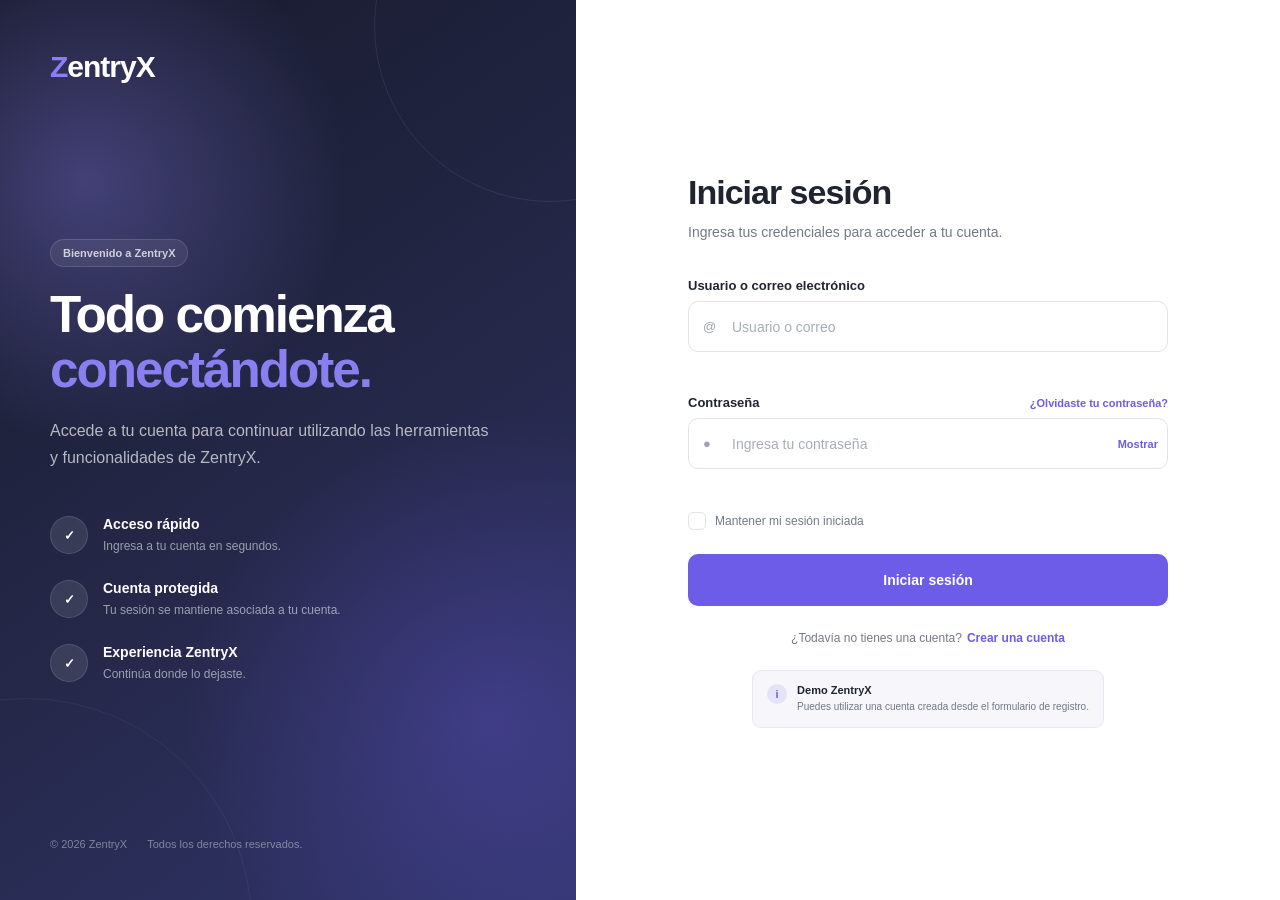
<file: pages/login.html>
<!DOCTYPE html>
<html lang="es">
<head>
    <meta charset="UTF-8">
    <meta name="viewport" content="width=device-width, initial-scale=1.0">

    <title>Iniciar sesión | ZentryX</title>

    <link rel="stylesheet" href="../css/login.css">
</head>

<body>

    <main class="login-container">

        <!-- =========================================
             PANEL INFORMATIVO
        ========================================== -->

        <section class="login-info">

            <div class="logo">
                <span>Z</span>entryX
            </div>

            <div class="info-content">

                <span class="welcome-badge">
                    Bienvenido a ZentryX
                </span>

                <h1>
                    Todo comienza
                    <span>conectándote.</span>
                </h1>

                <p>
                    Accede a tu cuenta para continuar utilizando
                    las herramientas y funcionalidades de ZentryX.
                </p>

                <div class="info-features">

                    <div class="feature">

                        <div class="feature-icon">
                            ✓
                        </div>

                        <div>
                            <strong>Acceso rápido</strong>
                            <p>
                                Ingresa a tu cuenta en segundos.
                            </p>
                        </div>

                    </div>


                    <div class="feature">

                        <div class="feature-icon">
                            ✓
                        </div>

                        <div>
                            <strong>Cuenta protegida</strong>
                            <p>
                                Tu sesión se mantiene asociada a tu cuenta.
                            </p>
                        </div>

                    </div>


                    <div class="feature">

                        <div class="feature-icon">
                            ✓
                        </div>

                        <div>
                            <strong>Experiencia ZentryX</strong>
                            <p>
                                Continúa donde lo dejaste.
                            </p>
                        </div>

                    </div>

                </div>

            </div>

            <div class="info-footer">

                <span>
                    © 2026 ZentryX
                </span>

                <span>
                    Todos los derechos reservados.
                </span>

            </div>

        </section>


        <!-- =========================================
             PANEL LOGIN
        ========================================== -->

        <section class="login-formulario">

            <div class="form-header">

                <div class="mobile-logo">
                    <span>Z</span>entryX
                </div>

                <h2>
                    Iniciar sesión
                </h2>

                <p>
                    Ingresa tus credenciales para acceder a tu cuenta.
                </p>

            </div>


            <!-- =====================================
                 FORMULARIO
            ====================================== -->

            <form
                id="loginForm"
                novalidate>


                <!-- Usuario / correo -->

                <div class="form-group">

                    <label for="loginUsuario">
                        Usuario o correo electrónico
                    </label>

                    <div class="input-wrapper">

                        <span class="input-icon">
                            @
                        </span>

                        <input
                            type="text"
                            id="loginUsuario"
                            name="loginUsuario"
                            placeholder="Usuario o correo"
                            autocomplete="username"
                            required
                        >

                    </div>

                    <small
                        class="error-message"
                        id="loginUsuarioError">
                    </small>

                </div>


                <!-- Contraseña -->

                <div class="form-group">

                    <div class="password-label">

                        <label for="loginPassword">
                            Contraseña
                        </label>

                        <a
                            href="#"
                            id="forgotPassword">
                            ¿Olvidaste tu contraseña?
                        </a>

                    </div>


                    <div class="input-wrapper">

                        <span class="input-icon">
                            ●
                        </span>

                        <input
                            type="password"
                            id="loginPassword"
                            name="loginPassword"
                            placeholder="Ingresa tu contraseña"
                            autocomplete="current-password"
                            required
                        >

                        <button
                            type="button"
                            class="toggle-password"
                            id="toggleLoginPassword"
                            aria-label="Mostrar contraseña">

                            Mostrar

                        </button>

                    </div>

                    <small
                        class="error-message"
                        id="loginPasswordError">
                    </small>

                </div>


                <!-- Recordar sesión -->

                <div class="remember-container">

                    <label class="remember-label">

                        <input
                            type="checkbox"
                            id="rememberSession"
                            name="rememberSession"
                        >

                        <span class="remember-check"></span>

                        <span>
                            Mantener mi sesión iniciada
                        </span>

                    </label>

                </div>


                <!-- Mensaje general -->

                <div
                    id="loginMessage"
                    class="login-message"
                    role="alert">
                </div>


                <!-- Botón -->

                <button
                    type="submit"
                    id="btnLogin"
                    class="btn-login">

                    <span id="loginBtnText">
                        Iniciar sesión
                    </span>

                    <span
                        id="loginBtnLoader"
                        class="loader"
                        hidden>
                    </span>

                </button>

            </form>


            <!-- =====================================
                 REGISTRO
            ====================================== -->

            <div class="register-link">

                <span>
                    ¿Todavía no tienes una cuenta?
                </span>

                <a href="registro.html">
                    Crear una cuenta
                </a>

            </div>


            <!-- =====================================
                 INFORMACIÓN DEMO
            ====================================== -->

            <div class="demo-info">

                <span class="demo-icon">
                    i
                </span>

                <div>

                    <strong>
                        Demo ZentryX
                    </strong>

                    <p>
                        Puedes utilizar una cuenta creada desde
                        el formulario de registro.
                    </p>

                </div>

            </div>

        </section>

    </main>


    <!-- =========================================
         MODAL RECUPERACIÓN
    ========================================== -->

    <div
        class="modal"
        id="forgotModal"
        aria-hidden="true">

        <div
            class="modal-overlay"
            id="forgotModalOverlay">
        </div>


        <div
            class="modal-content"
            role="dialog"
            aria-modal="true"
            aria-labelledby="forgotModalTitle">

            <button
                type="button"
                class="modal-close"
                id="forgotModalClose"
                aria-label="Cerrar">

                &times;

            </button>


            <div class="modal-icon">
                ?
            </div>


            <h2 id="forgotModalTitle">
                Recuperar contraseña
            </h2>

            <p>
                Introduce el correo asociado a tu cuenta para
                iniciar el proceso de recuperación.
            </p>


            <div class="form-group">

                <label for="recoveryEmail">
                    Correo electrónico
                </label>

                <input
                    type="email"
                    id="recoveryEmail"
                    placeholder="correo@ejemplo.com"
                >

                <small
                    class="error-message"
                    id="recoveryError">
                </small>

            </div>


            <div
                id="recoveryMessage"
                class="recovery-message">
            </div>


            <button
                type="button"
                class="modal-button"
                id="recoveryButton">

                Continuar

            </button>

        </div>

    </div>


    <script src="../js/login.js"></script>

</body>
</html>
</file>
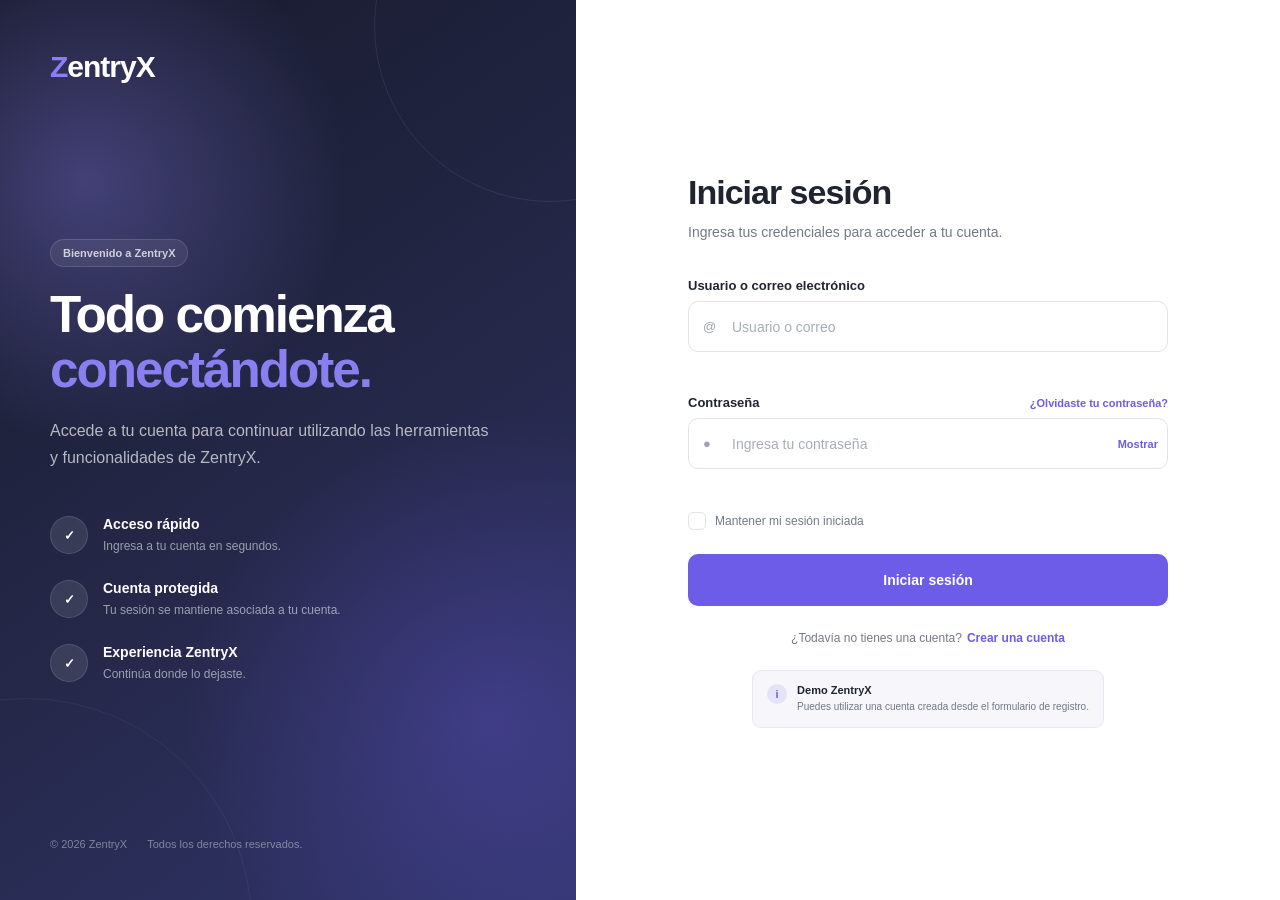
<file: pages/mensajes.html>
<!DOCTYPE html>
<html lang="es">

<head>

    <meta charset="UTF-8">

    <meta
        name="viewport"
        content="width=device-width, initial-scale=1.0">

    <meta
        name="description"
        content="Mensajes y notificaciones de ZentryX">

    <title>ZentryX | Mensajes</title>

    <!-- CSS PRINCIPAL -->
    <link
        rel="stylesheet"
        href="../css/mensajes.css">

    <!-- FONT AWESOME -->
    <link
        rel="stylesheet"
        href="https://cdnjs.cloudflare.com/ajax/libs/font-awesome/6.4.0/css/all.min.css">

</head>


<body>


    <!-- =====================================================
         CONTENEDOR PRINCIPAL
    ====================================================== -->

    <div class="app-container">


        <!-- =================================================
             SIDEBAR
        ================================================== -->

        <aside
            class="sidebar"
            id="sidebar">


            <!-- HEADER -->

            <div class="sidebar-header">

                <a
                    href="dashboard.html"
                    class="logo">

                    Zentry<span>X</span>

                </a>


                <button
                    class="sidebar-close"
                    id="sidebarClose"
                    type="button"
                    aria-label="Cerrar menú">

                    ×

                </button>

            </div>


            <!-- PERFIL -->

            <div class="sidebar-profile">

                <div
                    class="profile-avatar"
                    id="profileAvatar">

                    U

                </div>


                <div class="profile-info">

                    <strong id="sidebarUserName">
                        Usuario
                    </strong>

                    <span id="sidebarUserRole">
                        Usuario
                    </span>

                </div>

            </div>


            <!-- NAVEGACIÓN -->

            <nav class="sidebar-nav">


                <!-- PRINCIPAL -->

                <div class="nav-title">
                    PRINCIPAL
                </div>


                <a
                    href="dashboard.html"
                    class="nav-item">

                    <span class="nav-icon">
                        <i class="fa-solid fa-house"></i>
                    </span>

                    <span class="nav-text">
                        Inicio
                    </span>

                </a>


                <!-- EXPLORAR -->

                <div class="nav-title">
                    EXPLORAR
                </div>


                <a
                    href="servicios.html"
                    class="nav-item">

                    <span class="nav-icon">
                        <i class="fa-solid fa-magnifying-glass"></i>
                    </span>

                    <span class="nav-text">
                        Explorar servicios
                    </span>

                </a>


                <a
                    href="categorias.html"
                    class="nav-item">

                    <span class="nav-icon">
                        <i class="fa-solid fa-grip"></i>
                    </span>

                    <span class="nav-text">
                        Categorías
                    </span>

                </a>


                <!-- SERVICIOS -->

                <div class="nav-title">
                    SERVICIOS
                </div>


                <a
                    href="publicar-servicio.html"
                    class="nav-item">

                    <span class="nav-icon">
                        <i class="fa-solid fa-plus"></i>
                    </span>

                    <span class="nav-text">
                        Publicar servicio
                    </span>

                </a>


                <a
                    href="mis-servicios.html"
                    class="nav-item">

                    <span class="nav-icon">
                        <i class="fa-solid fa-list"></i>
                    </span>

                    <span class="nav-text">
                        Mis servicios
                    </span>

                </a>


                <a
                    href="mis-solicitudes.html"
                    class="nav-item">

                    <span class="nav-icon">
                        <i class="fa-solid fa-clock"></i>
                    </span>

                    <span class="nav-text">
                        Mis solicitudes
                    </span>

                </a>


                <!-- COMUNIDAD -->

                <div class="nav-title">
                    COMUNIDAD
                </div>


                <a
                    href="favoritos.html"
                    class="nav-item">

                    <span class="nav-icon">
                        <i class="fa-solid fa-heart"></i>
                    </span>

                    <span class="nav-text">
                        Favoritos
                    </span>

                </a>


                <a
                    href="mensajes.html"
                    class="nav-item active">

                    <span class="nav-icon">
                        <i class="fa-solid fa-message"></i>
                    </span>

                    <span class="nav-text">
                        Mensajes
                    </span>

                    <span
                        class="nav-count"
                        id="navMessageCount">
                        3
                    </span>

                </a>


                <!-- CUENTA -->

                <div class="nav-title">
                    CUENTA
                </div>


                <a
                    href="perfil.html"
                    class="nav-item">

                    <span class="nav-icon">
                        <i class="fa-solid fa-user"></i>
                    </span>

                    <span class="nav-text">
                        Mi perfil
                    </span>

                </a>


                <a
                    href="configuracion.html"
                    class="nav-item">

                    <span class="nav-icon">
                        <i class="fa-solid fa-gear"></i>
                    </span>

                    <span class="nav-text">
                        Configuración
                    </span>

                </a>


                <a
                    href="perfil.html#seguridad"
                    class="nav-item">

                    <span class="nav-icon">
                        <i class="fa-solid fa-shield-halved"></i>
                    </span>

                    <span class="nav-text">
                        Seguridad
                    </span>

                </a>


                <!-- CERRAR SESIÓN -->

                <button
                    class="nav-item logout-button"
                    id="logoutButton"
                    type="button">

                    <span class="nav-icon">
                        <i class="fa-solid fa-right-from-bracket"></i>
                    </span>

                    <span class="nav-text">
                        Cerrar sesión
                    </span>

                </button>


            </nav>


            <!-- FOOTER -->

            <div class="sidebar-footer">

                <small>
                    ZentryX
                </small>

                <span>
                    Sistema de gestión
                </span>

            </div>


        </aside>


        <!-- =================================================
             OVERLAY
        ================================================== -->

        <div
            class="sidebar-overlay"
            id="sidebarOverlay">
        </div>


        <!-- =================================================
             CONTENIDO PRINCIPAL
        ================================================== -->

        <main class="main-content">


            <!-- =================================================
                 TOPBAR
            ================================================== -->

            <header class="topbar">


                <div class="topbar-left">


                    <button
                        class="menu-button"
                        id="menuButton"
                        type="button"
                        aria-label="Abrir menú">

                        ☰

                    </button>


                    <div>

                        <span class="page-label">
                            ZENTRYX
                        </span>

                        <h1>
                            Mensajes
                        </h1>

                    </div>


                </div>


                <!-- TOPBAR RIGHT -->

                <div class="topbar-right">


                    <!-- NOTIFICACIONES -->

                    <button
                        class="notification-button"
                        id="notificationButton"
                        type="button"
                        aria-label="Notificaciones">

                        ♢

                        <span
                            class="notification-dot"
                            id="notificationDot">
                        </span>

                    </button>


                    <!-- USUARIO -->

                    <a
                        href="perfil.html"
                        class="topbar-user">


                        <div
                            class="topbar-avatar"
                            id="topbarAvatar">

                            U

                        </div>


                        <div class="topbar-user-info">

                            <strong id="topbarUserName">
                                Usuario
                            </strong>

                            <span id="topbarUserEmail">
                                usuario@email.com
                            </span>

                        </div>


                    </a>


                </div>


            </header>


            <!-- =================================================
                 CONTENIDO DE MENSAJES
            ================================================== -->

            <section class="messages-content">


                <!-- ENCABEZADO -->

                <section class="messages-header">


                    <div>

                        <span class="section-label">
                            CENTRO DE ACTIVIDAD
                        </span>

                        <h2>
                            Mensajes
                        </h2>

                        <p>
                            Revisa las novedades y actualizaciones
                            de tu cuenta en ZentryX.
                        </p>

                    </div>


                    <button
                        class="mark-all-button"
                        id="markAllRead"
                        type="button">

                        <i class="fa-solid fa-check-double"></i>

                        Marcar todo como leído

                    </button>


                </section>


                <!-- =================================================
                     RESUMEN
                ================================================== -->

                <section class="message-summary">


                    <div class="summary-card">

                        <div class="summary-icon blue">

                            <i class="fa-solid fa-bell"></i>

                        </div>


                        <div>

                            <span>
                                TOTAL
                            </span>

                            <strong id="totalMessages">
                                6
                            </strong>

                        </div>

                    </div>


                    <div class="summary-card">

                        <div class="summary-icon orange">

                            <i class="fa-solid fa-envelope"></i>

                        </div>


                        <div>

                            <span>
                                NO LEÍDOS
                            </span>

                            <strong id="unreadMessages">
                                3
                            </strong>

                        </div>

                    </div>


                    <div class="summary-card">

                        <div class="summary-icon green">

                            <i class="fa-solid fa-circle-check"></i>

                        </div>


                        <div>

                            <span>
                                ACTUALIZACIONES
                            </span>

                            <strong>
                                4
                            </strong>

                        </div>

                    </div>


                </section>


                <!-- =================================================
                     FILTROS
                ================================================== -->

                <section class="messages-toolbar">


                    <div class="message-filters">


                        <button
                            class="filter-button active"
                            data-filter="all"
                            type="button">

                            Todas

                        </button>


                        <button
                            class="filter-button"
                            data-filter="unread"
                            type="button">

                            No leídas

                            <span id="unreadFilterCount">
                                3
                            </span>

                        </button>


                        <button
                            class="filter-button"
                            data-filter="requests"
                            type="button">

                            Solicitudes

                        </button>


                        <button
                            class="filter-button"
                            data-filter="system"
                            type="button">

                            Sistema

                        </button>


                    </div>


                    <div class="messages-actions">


                        <button
                            class="refresh-button"
                            id="refreshMessages"
                            type="button"
                            title="Actualizar">

                            <i class="fa-solid fa-rotate"></i>

                        </button>


                        <button
                            class="filter-menu-button"
                            id="filterMenuButton"
                            type="button"
                            title="Más filtros">

                            <i class="fa-solid fa-sliders"></i>

                        </button>


                    </div>


                </section>


                <!-- =================================================
                     LISTA DE MENSAJES
                ================================================== -->

                <section
                    class="messages-list"
                    id="messagesList">


                    <!-- =================================================
                         MENSAJE 1
                    ================================================== -->

                    <article
                        class="message-card unread"
                        data-category="requests"
                        data-id="1">


                        <div class="message-icon request">

                            <i class="fa-solid fa-file-circle-check"></i>

                        </div>


                        <div class="message-content">


                            <div class="message-top">

                                <div>

                                    <span class="message-category">
                                        SOLICITUD
                                    </span>

                                    <h3>
                                        Solicitud actualizada
                                    </h3>

                                </div>


                                <span class="message-time">
                                    Hace 10 min
                                </span>

                            </div>


                            <p>
                                Tu solicitud de servicio
                                <strong>#ZX-00125</strong>
                                ha cambiado de estado.
                                Revisa los detalles para conocer
                                la nueva actualización.
                            </p>


                            <div class="message-footer">

                                <span class="message-status">
                                    <i class="fa-solid fa-circle"></i>
                                    No leído
                                </span>


                                <button
                                    class="message-action"
                                    data-action="read"
                                    type="button">

                                    Marcar como leído

                                </button>

                            </div>


                        </div>


                        <div class="message-indicator"></div>


                    </article>


                    <!-- =================================================
                         MENSAJE 2
                    ================================================== -->

                    <article
                        class="message-card unread"
                        data-category="system"
                        data-id="2">


                        <div class="message-icon info">

                            <i class="fa-solid fa-circle-info"></i>

                        </div>


                        <div class="message-content">


                            <div class="message-top">

                                <div>

                                    <span class="message-category">
                                        SISTEMA
                                    </span>

                                    <h3>
                                        Bienvenido a ZentryX
                                    </h3>

                                </div>


                                <span class="message-time">
                                    Hace 1 hora
                                </span>

                            </div>


                            <p>
                                Tu cuenta está lista. Explora los servicios,
                                administra tus solicitudes y encuentra
                                nuevas oportunidades dentro de ZentryX.
                            </p>


                            <div class="message-footer">

                                <span class="message-status">
                                    <i class="fa-solid fa-circle"></i>
                                    No leído
                                </span>


                                <button
                                    class="message-action"
                                    data-action="read"
                                    type="button">

                                    Marcar como leído

                                </button>

                            </div>


                        </div>


                        <div class="message-indicator"></div>


                    </article>


                    <!-- =================================================
                         MENSAJE 3
                    ================================================== -->

                    <article
                        class="message-card unread"
                        data-category="requests"
                        data-id="3">


                        <div class="message-icon success">

                            <i class="fa-solid fa-circle-check"></i>

                        </div>


                        <div class="message-content">


                            <div class="message-top">

                                <div>

                                    <span class="message-category">
                                        SOLICITUD
                                    </span>

                                    <h3>
                                        Solicitud recibida
                                    </h3>

                                </div>


                                <span class="message-time">
                                    Hoy, 08:30 AM
                                </span>

                            </div>


                            <p>
                                Hemos recibido correctamente tu solicitud
                                de servicio. Puedes consultar su progreso
                                desde el apartado de Mis solicitudes.
                            </p>


                            <div class="message-footer">

                                <span class="message-status">
                                    <i class="fa-solid fa-circle"></i>
                                    No leído
                                </span>


                                <a
                                    href="mis-solicitudes.html"
                                    class="message-action">

                                    Ver solicitud

                                </a>

                            </div>


                        </div>


                        <div class="message-indicator"></div>


                    </article>


                    <!-- =================================================
                         MENSAJE 4
                    ================================================== -->

                    <article
                        class="message-card"
                        data-category="system"
                        data-id="4">


                        <div class="message-icon security">

                            <i class="fa-solid fa-shield-halved"></i>

                        </div>


                        <div class="message-content">


                            <div class="message-top">

                                <div>

                                    <span class="message-category">
                                        SEGURIDAD
                                    </span>

                                    <h3>
                                        Cuenta protegida
                                    </h3>

                                </div>


                                <span class="message-time">
                                    Ayer
                                </span>

                            </div>


                            <p>
                                La seguridad de tu cuenta se encuentra
                                activa y funcionando correctamente.
                            </p>


                            <div class="message-footer">

                                <span class="message-status read">
                                    <i class="fa-solid fa-check"></i>
                                    Leído
                                </span>


                                <a
                                    href="perfil.html#seguridad"
                                    class="message-action">

                                    Revisar seguridad

                                </a>

                            </div>


                        </div>


                    </article>


                    <!-- =================================================
                         MENSAJE 5
                    ================================================== -->

                    <article
                        class="message-card"
                        data-category="requests"
                        data-id="5">


                        <div class="message-icon purple">

                            <i class="fa-solid fa-rotate"></i>

                        </div>


                        <div class="message-content">


                            <div class="message-top">

                                <div>

                                    <span class="message-category">
                                        SOLICITUD
                                    </span>

                                    <h3>
                                        Estado en proceso
                                    </h3>

                                </div>


                                <span class="message-time">
                                    10 Ago
                                </span>

                            </div>


                            <p>
                                La solicitud
                                <strong>#ZX-00118</strong>
                                continúa en proceso de revisión.
                            </p>


                            <div class="message-footer">

                                <span class="message-status read">
                                    <i class="fa-solid fa-check"></i>
                                    Leído
                                </span>


                                <a
                                    href="mis-solicitudes.html"
                                    class="message-action">

                                    Ver solicitud

                                </a>

                            </div>


                        </div>


                    </article>


                    <!-- =================================================
                         MENSAJE 6
                    ================================================== -->

                    <article
                        class="message-card"
                        data-category="system"
                        data-id="6">


                        <div class="message-icon warning">

                            <i class="fa-solid fa-triangle-exclamation"></i>

                        </div>


                        <div class="message-content">


                            <div class="message-top">

                                <div>

                                    <span class="message-category">
                                        SISTEMA
                                    </span>

                                    <h3>
                                        Revisa tu información
                                    </h3>

                                </div>


                                <span class="message-time">
                                    08 Ago
                                </span>

                            </div>


                            <p>
                                Mantén actualizada la información de tu
                                perfil para disfrutar correctamente
                                de las funciones de ZentryX.
                            </p>


                            <div class="message-footer">

                                <span class="message-status read">
                                    <i class="fa-solid fa-check"></i>
                                    Leído
                                </span>


                                <a
                                    href="perfil.html"
                                    class="message-action">

                                    Ver perfil

                                </a>

                            </div>


                        </div>


                    </article>


                </section>


                <!-- =================================================
                     ESTADO VACÍO
                ================================================== -->

                <section
                    class="messages-empty"
                    id="messagesEmpty"
                    hidden>


                    <div class="empty-icon">

                        <i class="fa-regular fa-bell-slash"></i>

                    </div>


                    <h3>
                        No hay mensajes
                    </h3>


                    <p>
                        No encontramos notificaciones
                        que coincidan con el filtro seleccionado.
                    </p>


                </section>


            </section>


        </main>


    </div>


    <!-- =====================================================
         PANEL DE NOTIFICACIONES RÁPIDAS
    ====================================================== -->

    <div
        class="notification-panel"
        id="notificationPanel">


        <div class="notification-panel-header">

            <div>

                <span>
                    NOTIFICACIONES
                </span>

                <strong>
                    Actividad reciente
                </strong>

            </div>


            <button
                id="closeNotificationPanel"
                type="button"
                aria-label="Cerrar">

                ×

            </button>

        </div>


        <div
            class="notification-panel-list"
            id="notificationPanelList">


            <div class="quick-notification unread">

                <div class="quick-notification-icon blue">

                    <i class="fa-solid fa-file-circle-check"></i>

                </div>


                <div>

                    <strong>
                        Solicitud actualizada
                    </strong>

                    <span>
                        Hace 10 minutos
                    </span>

                </div>

            </div>


            <div class="quick-notification unread">

                <div class="quick-notification-icon green">

                    <i class="fa-solid fa-circle-check"></i>

                </div>


                <div>

                    <strong>
                        Solicitud recibida
                    </strong>

                    <span>
                        Hoy, 08:30 AM
                    </span>

                </div>

            </div>


            <div class="quick-notification">

                <div class="quick-notification-icon purple">

                    <i class="fa-solid fa-shield-halved"></i>

                </div>


                <div>

                    <strong>
                        Cuenta protegida
                    </strong>

                    <span>
                        Ayer
                    </span>

                </div>

            </div>


        </div>


        <a
            href="mensajes.html"
            class="view-all-notifications">

            Ver todos los mensajes

            <i class="fa-solid fa-arrow-right"></i>

        </a>


    </div>


    <!-- =====================================================
         TOAST
    ====================================================== -->

    <div
        class="zentryx-toast"
        id="zentryxToast"
        hidden>


        <div class="toast-icon">

            <i class="fa-solid fa-check"></i>

        </div>


        <div>

            <strong id="toastTitle">
                Mensaje actualizado
            </strong>

            <span id="toastMessage">
                La notificación fue marcada como leída.
            </span>

        </div>


    </div>


    <!-- =====================================================
         JAVASCRIPT
    ====================================================== -->

    <script src="../js/mensajes.js"></script>


</body>

</html>
</file>
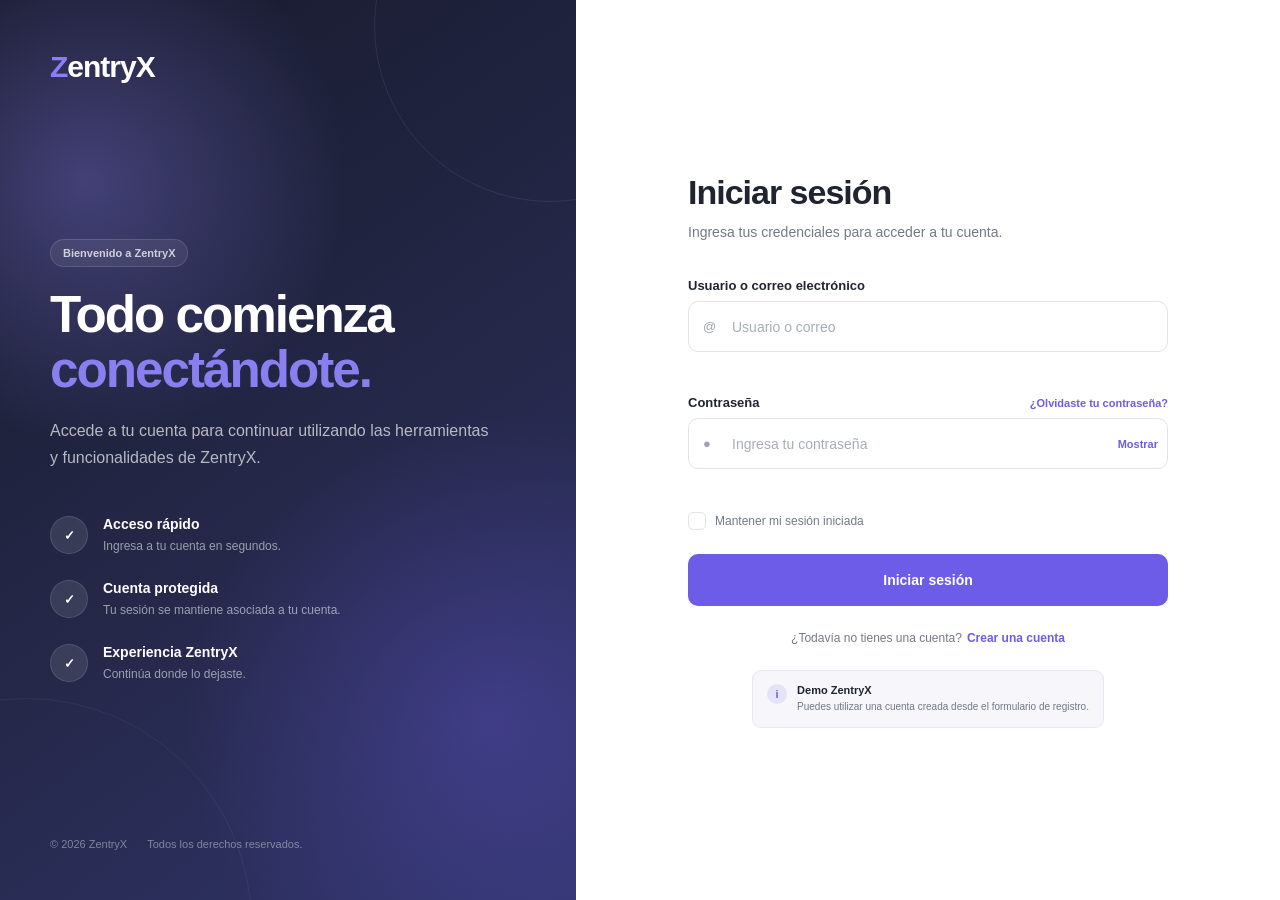
<file: pages/mis-servicios.html>
<!DOCTYPE html>
<html lang="es">

<head>

    <meta charset="UTF-8">

    <meta
        name="viewport"
        content="width=device-width, initial-scale=1.0">

    <title>ZentryX | Mis servicios</title>

    <!-- FONT AWESOME -->
    <link
        rel="stylesheet"
        href="https://cdnjs.cloudflare.com/ajax/libs/font-awesome/6.4.0/css/all.min.css">

    <!-- CSS -->
    <link
        rel="stylesheet"
        href="../css/mis-servicios.css">

</head>


<body>

    <!-- =====================================================
         CONTENEDOR PRINCIPAL
    ====================================================== -->

    <div class="app-container">


        <!-- =================================================
             SIDEBAR
        ================================================== -->

        <aside
            class="sidebar"
            id="sidebar">


            <!-- HEADER -->

            <div class="sidebar-header">

                <a
                    href="dashboard.html"
                    class="logo">

                    Zentry<span>X</span>

                </a>


                <button
                    class="sidebar-close"
                    id="sidebarClose"
                    type="button"
                    aria-label="Cerrar menú">

                    <i class="fa-solid fa-xmark"></i>

                </button>

            </div>


            <!-- PERFIL -->

            <div class="sidebar-profile">

                <div
                    class="profile-avatar"
                    id="profileAvatar">

                    U

                </div>


                <div class="profile-info">

                    <strong id="sidebarUserName">
                        Usuario
                    </strong>

                    <span id="sidebarUserRole">
                        Usuario
                    </span>

                </div>

            </div>


            <!-- =================================================
                 NAVEGACIÓN
            ================================================== -->

            <nav class="sidebar-nav">


                <!-- PRINCIPAL -->

                <div class="nav-title">
                    PRINCIPAL
                </div>


                <a
                    href="dashboard.html"
                    class="nav-item">

                    <span class="nav-icon">
                        <i class="fa-solid fa-house"></i>
                    </span>

                    <span class="nav-text">
                        Inicio
                    </span>

                </a>


                <!-- EXPLORAR -->

                <div class="nav-title">
                    EXPLORAR
                </div>


                <a
                    href="servicios.html"
                    class="nav-item">

                    <span class="nav-icon">
                        <i class="fa-solid fa-magnifying-glass"></i>
                    </span>

                    <span class="nav-text">
                        Explorar servicios
                    </span>

                </a>


                <a
                    href="categorias.html"
                    class="nav-item">

                    <span class="nav-icon">
                        <i class="fa-solid fa-grip"></i>
                    </span>

                    <span class="nav-text">
                        Categorías
                    </span>

                </a>


                <!-- SERVICIOS -->

                <div class="nav-title">
                    SERVICIOS
                </div>


                <a
                    href="publicar.html"
                    class="nav-item">

                    <span class="nav-icon">
                        <i class="fa-solid fa-plus"></i>
                    </span>

                    <span class="nav-text">
                        Publicar servicio
                    </span>

                </a>


                <a
                    href="mis-servicios.html"
                    class="nav-item active">

                    <span class="nav-icon">
                        <i class="fa-solid fa-list"></i>
                    </span>

                    <span class="nav-text">
                        Mis servicios
                    </span>

                </a>


                <a
                    href="mis-solicitudes.html"
                    class="nav-item">

                    <span class="nav-icon">
                        <i class="fa-solid fa-clock"></i>
                    </span>

                    <span class="nav-text">
                        Mis solicitudes
                    </span>

                </a>


                <!-- COMUNIDAD -->

                <div class="nav-title">
                    COMUNIDAD
                </div>


                <a
                    href="favoritos.html"
                    class="nav-item">

                    <span class="nav-icon">
                        <i class="fa-solid fa-heart"></i>
                    </span>

                    <span class="nav-text">
                        Favoritos
                    </span>

                </a>


                <a
                    href="mensajes.html"
                    class="nav-item">

                    <span class="nav-icon">
                        <i class="fa-solid fa-message"></i>
                    </span>

                    <span class="nav-text">
                        Mensajes
                    </span>

                </a>


                <!-- CUENTA -->

                <div class="nav-title">
                    CUENTA
                </div>


                <a
                    href="perfil.html"
                    class="nav-item">

                    <span class="nav-icon">
                        <i class="fa-solid fa-user"></i>
                    </span>

                    <span class="nav-text">
                        Mi perfil
                    </span>

                </a>


                <a
                    href="configuracion.html"
                    class="nav-item">

                    <span class="nav-icon">
                        <i class="fa-solid fa-gear"></i>
                    </span>

                    <span class="nav-text">
                        Configuración
                    </span>

                </a>


                <a
                    href="perfil.html#seguridad"
                    class="nav-item">

                    <span class="nav-icon">
                        <i class="fa-solid fa-shield-halved"></i>
                    </span>

                    <span class="nav-text">
                        Seguridad
                    </span>

                </a>


                <!-- CERRAR SESIÓN -->

                <button
                    class="nav-item logout-button"
                    id="logoutButton"
                    type="button">

                    <span class="nav-icon">
                        <i class="fa-solid fa-right-from-bracket"></i>
                    </span>

                    <span class="nav-text">
                        Cerrar sesión
                    </span>

                </button>

            </nav>


            <!-- FOOTER -->

            <div class="sidebar-footer">

                <small>
                    ZentryX
                </small>

                <span>
                    Sistema de gestión
                </span>

            </div>

        </aside>


        <!-- =================================================
             OVERLAY SIDEBAR
        ================================================== -->

        <div
            class="sidebar-overlay"
            id="sidebarOverlay">
        </div>


        <!-- =================================================
             CONTENIDO PRINCIPAL
        ================================================== -->

        <main class="main-content">


            <!-- =================================================
                 TOPBAR
            ================================================== -->

            <header class="topbar">


                <div class="topbar-left">


                    <button
                        class="menu-button"
                        id="menuButton"
                        type="button"
                        aria-label="Abrir menú">

                        <i class="fa-solid fa-bars"></i>

                    </button>


                    <div>

                        <span class="page-label">
                            SERVICIOS
                        </span>

                        <h1>
                            Mis servicios
                        </h1>

                    </div>

                </div>


                <!-- TOPBAR RIGHT -->

                <div class="topbar-right">


                    <!-- NOTIFICACIONES -->

                    <button
                        class="notification-button"
                        id="notificationButton"
                        type="button"
                        aria-label="Notificaciones">

                        <i class="fa-regular fa-bell"></i>

                        <span
                            class="notification-dot"
                            id="notificationDot">
                        </span>

                    </button>


                    <!-- USUARIO -->

                    <div class="topbar-user">


                        <div
                            class="topbar-avatar"
                            id="topbarAvatar">

                            U

                        </div>


                        <div class="topbar-user-info">

                            <strong id="topbarUserName">
                                Usuario
                            </strong>

                            <span id="topbarUserEmail">
                                usuario@zentryx.com
                            </span>

                        </div>

                    </div>

                </div>

            </header>


            <!-- =================================================
                 CONTENIDO
            ================================================== -->

            <section class="my-services-content">


                <!-- =================================================
                     ENCABEZADO
                ================================================== -->

                <section class="services-header">


                    <div class="services-heading">

                        <span>
                            MI ACTIVIDAD
                        </span>

                        <h2>
                            Administra tus servicios
                        </h2>

                        <p>
                            Consulta, administra y controla los
                            servicios que has publicado en ZentryX.
                        </p>

                    </div>


                    <a
                        href="publicar.html"
                        class="publish-button">

                        <i class="fa-solid fa-plus"></i>

                        Publicar servicio

                    </a>

                </section>


                <!-- =================================================
                     ESTADÍSTICAS
                ================================================== -->

                <section class="services-stats">


                    <article class="stat-card">

                        <div class="stat-icon">

                            <i class="fa-solid fa-layer-group"></i>

                        </div>

                        <div class="stat-info">

                            <span>
                                TOTAL
                            </span>

                            <strong id="totalServices">
                                0
                            </strong>

                            <small>
                                Servicios publicados
                            </small>

                        </div>

                    </article>


                    <article class="stat-card">

                        <div class="stat-icon active">

                            <i class="fa-solid fa-circle-check"></i>

                        </div>

                        <div class="stat-info">

                            <span>
                                ACTIVOS
                            </span>

                            <strong id="activeServices">
                                0
                            </strong>

                            <small>
                                Servicios disponibles
                            </small>

                        </div>

                    </article>


                    <article class="stat-card">

                        <div class="stat-icon pending">

                            <i class="fa-solid fa-clock"></i>

                        </div>

                        <div class="stat-info">

                            <span>
                                SOLICITUDES
                            </span>

                            <strong id="serviceRequests">
                                0
                            </strong>

                            <small>
                                Solicitudes recibidas
                            </small>

                        </div>

                    </article>


                    <article class="stat-card">

                        <div class="stat-icon rating">

                            <i class="fa-solid fa-star"></i>

                        </div>

                        <div class="stat-info">

                            <span>
                                VALORACIÓN
                            </span>

                            <strong id="averageRating">
                                0.0
                            </strong>

                            <small>
                                Promedio general
                            </small>

                        </div>

                    </article>

                </section>


                <!-- =================================================
                     TOOLBAR
                ================================================== -->

                <section class="services-toolbar">


                    <div class="toolbar-left">

                        <div class="section-label">

                            <span>
                                TUS SERVICIOS
                            </span>

                        </div>

                        <strong id="servicesCount">
                            0 servicios
                        </strong>

                    </div>


                    <div class="toolbar-right">


                        <div class="search-box">

                            <i class="fa-solid fa-magnifying-glass"></i>

                            <input
                                type="search"
                                id="serviceSearch"
                                placeholder="Buscar servicio..."
                                autocomplete="off">

                            <button
                                type="button"
                                id="clearSearch"
                                aria-label="Limpiar búsqueda">

                                <i class="fa-solid fa-xmark"></i>

                            </button>

                        </div>


                        <select
                            id="statusFilter"
                            class="status-filter">

                            <option value="all">
                                Todos los estados
                            </option>

                            <option value="activo">
                                Activos
                            </option>

                            <option value="pausado">
                                Pausados
                            </option>

                        </select>


                        <select
                            id="sortServices"
                            class="sort-services">

                            <option value="recent">
                                Más recientes
                            </option>

                            <option value="oldest">
                                Más antiguos
                            </option>

                            <option value="price-high">
                                Mayor precio
                            </option>

                            <option value="price-low">
                                Menor precio
                            </option>

                        </select>

                    </div>

                </section>


                <!-- =================================================
                     GRID
                ================================================== -->

                <section
                    class="my-services-grid"
                    id="myServicesGrid">

                </section>


                <!-- =================================================
                     ESTADO VACÍO
                ================================================== -->

                <section
                    class="services-empty"
                    id="servicesEmpty"
                    hidden>


                    <div class="empty-icon">

                        <i class="fa-solid fa-box-open"></i>

                    </div>


                    <h3 id="emptyTitle">
                        Aún no tienes servicios
                    </h3>


                    <p id="emptyMessage">
                        Publica tu primer servicio y comienza
                        a ofrecer tus conocimientos dentro de
                        la comunidad ZentryX.
                    </p>


                    <a
                        href="publicar.html"
                        class="empty-action">

                        <i class="fa-solid fa-plus"></i>

                        Publicar mi primer servicio

                    </a>

                </section>


            </section>

        </main>

    </div>


    <!-- =====================================================
         PANEL DE NOTIFICACIONES
    ====================================================== -->

    <div
        class="notification-panel"
        id="notificationPanel">


        <div class="notification-header">

            <div>

                <span>
                    CENTRO
                </span>

                <h3>
                    Notificaciones
                </h3>

            </div>


            <button
                id="closeNotifications"
                type="button"
                aria-label="Cerrar notificaciones">

                <i class="fa-solid fa-xmark"></i>

            </button>

        </div>


        <div
            class="notification-list"
            id="notificationList">

        </div>

    </div>


    <!-- =====================================================
         MODAL CERRAR SESIÓN
    ====================================================== -->

    <div
        class="modal"
        id="logoutModal">


        <div
            class="modal-overlay"
            id="logoutModalOverlay">
        </div>


        <div class="modal-content">


            <div class="modal-icon">

                <i class="fa-solid fa-right-from-bracket"></i>

            </div>


            <h2>
                ¿Cerrar sesión?
            </h2>


            <p>
                Tu sesión actual se cerrará y tendrás que
                iniciar sesión nuevamente para acceder a ZentryX.
            </p>


            <div class="modal-actions">


                <button
                    class="modal-cancel"
                    id="cancelLogout"
                    type="button">

                    Cancelar

                </button>


                <button
                    class="modal-confirm"
                    id="confirmLogout"
                    type="button">

                    Cerrar sesión

                </button>

            </div>

        </div>

    </div>


    <!-- =====================================================
         MODAL ELIMINAR SERVICIO
    ====================================================== -->

    <div
        class="modal"
        id="deleteModal">


        <div
            class="modal-overlay"
            id="deleteModalOverlay">
        </div>


        <div class="modal-content">


            <div class="modal-icon delete-icon">

                <i class="fa-solid fa-trash"></i>

            </div>


            <h2>
                ¿Eliminar servicio?
            </h2>


            <p>
                Esta acción eliminará el servicio de tu lista
                y ya no estará disponible para otros usuarios.
                Esta acción no se puede deshacer.
            </p>


            <div class="modal-actions">


                <button
                    class="modal-cancel"
                    id="cancelDelete"
                    type="button">

                    Cancelar

                </button>


                <button
                    class="modal-confirm"
                    id="confirmDelete"
                    type="button">

                    Eliminar servicio

                </button>

            </div>

        </div>

    </div>


    <!-- =====================================================
         MODAL CAMBIAR ESTADO
    ====================================================== -->

    <div
        class="modal"
        id="statusModal">


        <div
            class="modal-overlay"
            id="statusModalOverlay">
        </div>


        <div class="modal-content">


            <div class="modal-icon status-icon">

                <i class="fa-solid fa-power-off"></i>

            </div>


            <h2 id="statusModalTitle">
                Cambiar estado
            </h2>


            <p id="statusModalMessage">
                ¿Deseas cambiar el estado de este servicio?
            </p>


            <div class="modal-actions">


                <button
                    class="modal-cancel"
                    id="cancelStatus"
                    type="button">

                    Cancelar

                </button>


                <button
                    class="modal-confirm status-confirm"
                    id="confirmStatus"
                    type="button">

                    Confirmar

                </button>

            </div>

        </div>

    </div>


    <!-- =====================================================
         TOAST
    ====================================================== -->

    <div
        class="toast"
        id="toast">


        <div
            class="toast-icon"
            id="toastIcon">

            <i class="fa-solid fa-circle-check"></i>

        </div>


        <div>

            <strong id="toastTitle">
                Correcto
            </strong>

            <p id="toastMessage">
                Operación realizada correctamente.
            </p>

        </div>

    </div>


    <!-- =====================================================
         JAVASCRIPT
    ====================================================== -->

    <script src="../js/mis-servicios.js"></script>

</body>

</html>
</file>
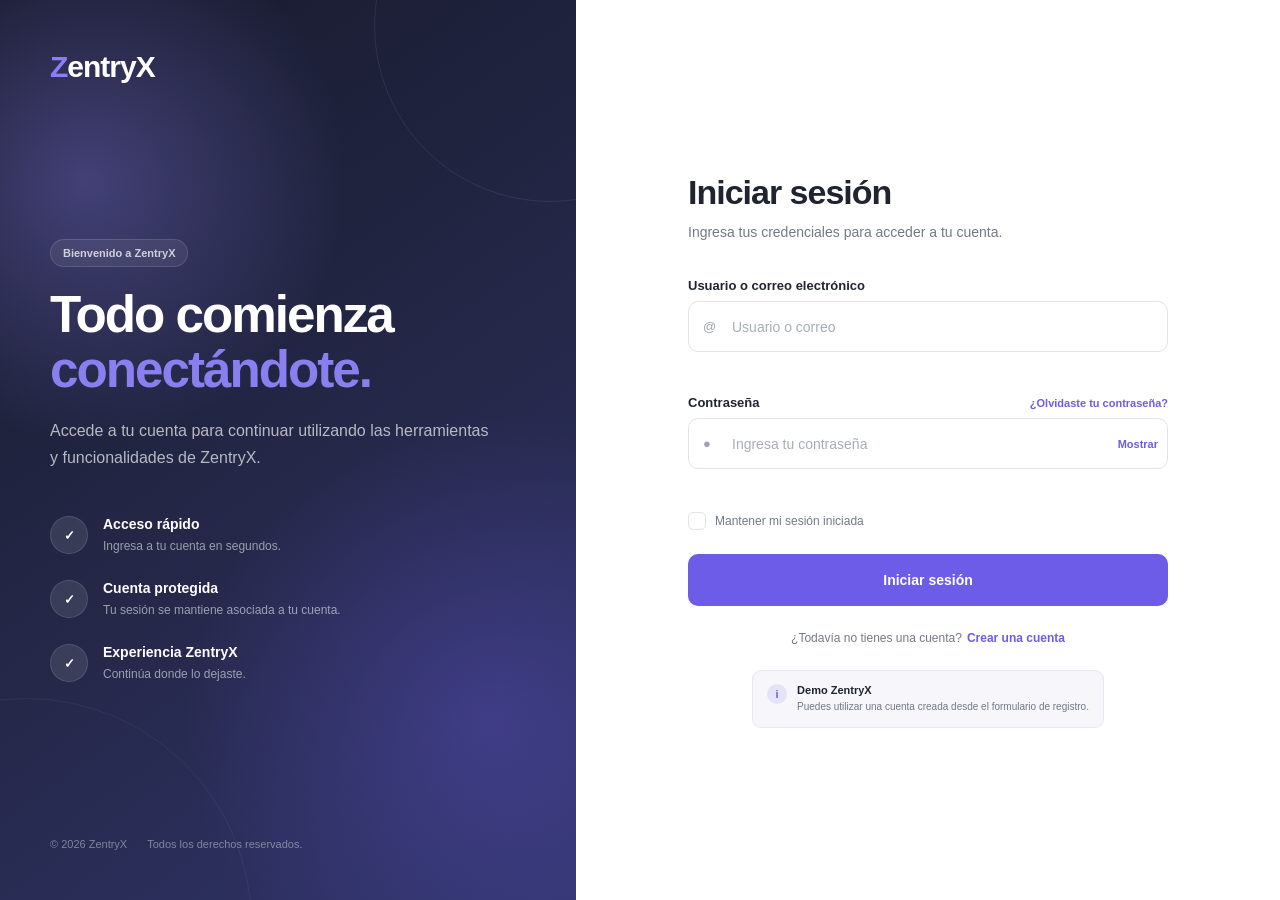
<file: pages/mis-solicitudes.html>
<!DOCTYPE html>
<html lang="es">

<head>

    <meta charset="UTF-8">

    <meta
        name="viewport"
        content="width=device-width, initial-scale=1.0">

    <title>ZentryX | Mis solicitudes</title>

    <!-- FONT AWESOME -->
    <link
        rel="stylesheet"
        href="https://cdnjs.cloudflare.com/ajax/libs/font-awesome/6.5.2/css/all.min.css">

    <!-- SOLICITUDES CSS -->
    <link
        rel="stylesheet"
        href="../css/solicitudes.css">

</head>


<body>

    <!-- =========================================================
         APP
    ========================================================== -->

    <div class="app-container">


        <!-- =====================================================
             SIDEBAR
        ====================================================== -->

        <aside
            class="sidebar"
            id="sidebar">


            <!-- SIDEBAR HEADER -->

            <div class="sidebar-header">

                <div class="logo">
                    Zentry<span>X</span>
                </div>


                <button
                    class="sidebar-close"
                    id="sidebarClose"
                    type="button"
                    aria-label="Cerrar menú">

                    <i class="fa-solid fa-xmark"></i>

                </button>

            </div>


            <!-- SIDEBAR PROFILE -->

            <div class="sidebar-profile">

                <div
                    class="profile-avatar"
                    id="profileAvatar">

                    U

                </div>


                <div class="profile-info">

                    <strong id="sidebarUserName">
                        Usuario
                    </strong>

                    <span id="sidebarUserRole">
                        Usuario
                    </span>

                </div>

            </div>


            <!-- =================================================
                 NAVIGATION
            ================================================== -->

            <nav class="sidebar-nav">


                <!-- PRINCIPAL -->

                <div class="nav-title">
                    PRINCIPAL
                </div>


                <a
                    href="dashboard.html"
                    class="nav-item">

                    <span class="nav-icon">
                        <i class="fa-solid fa-house"></i>
                    </span>

                    <span class="nav-text">
                        Inicio
                    </span>

                </a>


                <!-- EXPLORAR -->

                <div class="nav-title">
                    EXPLORAR
                </div>


                <a
                    href="servicios.html"
                    class="nav-item">

                    <span class="nav-icon">
                        <i class="fa-solid fa-magnifying-glass"></i>
                    </span>

                    <span class="nav-text">
                        Explorar servicios
                    </span>

                </a>


                <a
                    href="categorias.html"
                    class="nav-item">

                    <span class="nav-icon">
                        <i class="fa-solid fa-grip"></i>
                    </span>

                    <span class="nav-text">
                        Categorías
                    </span>

                </a>


                <!-- SERVICIOS -->

                <div class="nav-title">
                    SERVICIOS
                </div>


                <a
                    href="publicar-servicio.html"
                    class="nav-item">

                    <span class="nav-icon">
                        <i class="fa-solid fa-plus"></i>
                    </span>

                    <span class="nav-text">
                        Publicar servicio
                    </span>

                </a>


                <a
                    href="mis-servicios.html"
                    class="nav-item">

                    <span class="nav-icon">
                        <i class="fa-solid fa-list"></i>
                    </span>

                    <span class="nav-text">
                        Mis servicios
                    </span>

                </a>


                <a
                    href="mis-solicitudes.html"
                    class="nav-item active">

                    <span class="nav-icon">
                        <i class="fa-solid fa-clock"></i>
                    </span>

                    <span class="nav-text">
                        Mis solicitudes
                    </span>

                </a>


                <!-- COMUNIDAD -->

                <div class="nav-title">
                    COMUNIDAD
                </div>


                <a
                    href="mensajes.html"
                    class="nav-item">

                    <span class="nav-icon">
                        <i class="fa-solid fa-message"></i>
                    </span>

                    <span class="nav-text">
                        Mensajes
                    </span>

                </a>


                <!-- CUENTA -->

                <div class="nav-title">
                    CUENTA
                </div>


                <a
                    href="perfil.html"
                    class="nav-item">

                    <span class="nav-icon">
                        <i class="fa-solid fa-user"></i>
                    </span>

                    <span class="nav-text">
                        Mi perfil
                    </span>

                </a>


                <a
                    href="configuracion.html"
                    class="nav-item">

                    <span class="nav-icon">
                        <i class="fa-solid fa-gear"></i>
                    </span>

                    <span class="nav-text">
                        Configuración
                    </span>

                </a>


                <a
                    href="perfil.html#seguridad"
                    class="nav-item">

                    <span class="nav-icon">
                        <i class="fa-solid fa-shield-halved"></i>
                    </span>

                    <span class="nav-text">
                        Seguridad
                    </span>

                </a>


                <!-- CERRAR SESIÓN -->

                <button
                    class="nav-item logout-button"
                    id="logoutButton"
                    type="button">

                    <span class="nav-icon">
                        <i class="fa-solid fa-right-from-bracket"></i>
                    </span>

                    <span class="nav-text">
                        Cerrar sesión
                    </span>

                </button>


            </nav>


            <!-- SIDEBAR FOOTER -->

            <div class="sidebar-footer">

                <small>
                    ZentryX
                </small>

                <span>
                    Plataforma de servicios
                </span>

            </div>


        </aside>


        <!-- =====================================================
             OVERLAY SIDEBAR
        ====================================================== -->

        <div
            class="sidebar-overlay"
            id="sidebarOverlay">
        </div>


        <!-- =====================================================
             MAIN
        ====================================================== -->

        <main class="main-content">


            <!-- =================================================
                 TOPBAR
            ================================================== -->

            <header class="topbar">


                <!-- TOPBAR LEFT -->

                <div class="topbar-left">


                    <button
                        class="menu-button"
                        id="menuButton"
                        type="button"
                        aria-label="Abrir menú">

                        <i class="fa-solid fa-bars"></i>

                    </button>


                    <div>

                        <span class="page-label">
                            SERVICIOS
                        </span>

                        <h1>
                            Mis solicitudes
                        </h1>

                    </div>


                </div>


                <!-- TOPBAR RIGHT -->

                <div class="topbar-right">


                    <!-- NOTIFICATIONS -->

                    <button
                        class="notification-button"
                        id="notificationButton"
                        type="button"
                        aria-label="Notificaciones">

                        <i class="fa-solid fa-bell"></i>

                        <span
                            class="notification-dot"
                            id="notificationDot">
                        </span>

                    </button>


                    <!-- USER -->

                    <div class="topbar-user">


                        <div
                            class="topbar-avatar"
                            id="topbarAvatar">

                            U

                        </div>


                        <div class="topbar-user-info">

                            <strong id="topbarUserName">
                                Usuario
                            </strong>

                            <span id="topbarUserEmail">
                                Sin correo
                            </span>

                        </div>


                    </div>


                </div>


            </header>


            <!-- =================================================
                 CONTENT
            ================================================== -->

            <div class="requests-content">


                <!-- =================================================
                     PAGE HEADER
                ================================================== -->

                <section class="requests-header">


                    <div class="requests-heading">

                        <span>
                            SOLICITUDES
                        </span>

                        <h2>
                            Mis solicitudes
                        </h2>

                        <p>
                            Consulta y administra las solicitudes
                            de servicios que has enviado.
                        </p>

                    </div>


                    <button
                        type="button"
                        class="btn-primary"
                        id="newRequestButton">

                        <i class="fa-solid fa-plus"></i>

                        Nueva solicitud

                    </button>


                </section>


                <!-- =================================================
                     SUMMARY
                ================================================== -->

                <section class="request-summary">


                    <div class="summary-card">

                        <div class="summary-icon purple">

                            <i class="fa-solid fa-layer-group"></i>

                        </div>

                        <div>

                            <span>
                                TOTAL
                            </span>

                            <strong id="totalRequests">
                                0
                            </strong>

                            <small>
                                Solicitudes realizadas
                            </small>

                        </div>

                    </div>


                    <div class="summary-card">

                        <div class="summary-icon orange">

                            <i class="fa-solid fa-clock"></i>

                        </div>

                        <div>

                            <span>
                                PENDIENTES
                            </span>

                            <strong id="pendingRequests">
                                0
                            </strong>

                            <small>
                                Esperando revisión
                            </small>

                        </div>

                    </div>


                    <div class="summary-card">

                        <div class="summary-icon blue">

                            <i class="fa-solid fa-spinner"></i>

                        </div>

                        <div>

                            <span>
                                EN PROCESO
                            </span>

                            <strong id="processingRequests">
                                0
                            </strong>

                            <small>
                                Actualmente activas
                            </small>

                        </div>

                    </div>


                    <div class="summary-card">

                        <div class="summary-icon green">

                            <i class="fa-solid fa-circle-check"></i>

                        </div>

                        <div>

                            <span>
                                COMPLETADAS
                            </span>

                            <strong id="completedRequests">
                                0
                            </strong>

                            <small>
                                Solicitudes finalizadas
                            </small>

                        </div>

                    </div>


                </section>


                <!-- =================================================
                     REQUESTS CARD
                ================================================== -->

                <section class="requests-card">


                    <!-- CARD HEADER -->

                    <div class="requests-card-header">


                        <div>

                            <span>
                                HISTORIAL
                            </span>

                            <h3>
                                Solicitudes realizadas
                            </h3>

                        </div>


                        <div class="request-controls">


                            <!-- SEARCH -->

                            <div class="search-box">

                                <i class="fa-solid fa-magnifying-glass"></i>

                                <input
                                    type="search"
                                    id="requestSearch"
                                    placeholder="Buscar solicitud..."
                                    autocomplete="off">

                            </div>


                            <!-- FILTER -->

                            <div class="select-wrapper filter-wrapper">

                                <select
                                    id="requestFilter">

                                    <option value="all">
                                        Todas
                                    </option>

                                    <option value="pending">
                                        Pendientes
                                    </option>

                                    <option value="processing">
                                        En proceso
                                    </option>

                                    <option value="completed">
                                        Completadas
                                    </option>

                                    <option value="cancelled">
                                        Canceladas
                                    </option>

                                </select>

                                <i class="fa-solid fa-chevron-down"></i>

                            </div>


                        </div>


                    </div>


                    <!-- REQUEST LIST -->

                    <div
                        class="request-list"
                        id="requestList">


                        <!-- REQUEST 1 -->

                        <article
                            class="request-item"
                            data-status="processing">


                            <div class="request-item-main">


                                <div class="request-service-icon purple">

                                    <i class="fa-solid fa-code"></i>

                                </div>


                                <div class="request-item-content">


                                    <div class="request-item-top">


                                        <div>

                                            <span class="request-code">
                                                ZX-00125
                                            </span>

                                            <h4>
                                                Desarrollo de sitio web
                                            </h4>

                                        </div>


                                        <span
                                            class="status status-processing">

                                            En proceso

                                        </span>


                                    </div>


                                    <p>
                                        Desarrollo de plataforma web
                                        empresarial para ZentryX.
                                    </p>


                                    <div class="request-meta">

                                        <span>
                                            <i class="fa-solid fa-calendar"></i>
                                            12 Ago 2026
                                        </span>

                                        <span>
                                            <i class="fa-solid fa-layer-group"></i>
                                            Desarrollo web
                                        </span>

                                        <span>
                                            <i class="fa-solid fa-flag"></i>
                                            Alta
                                        </span>

                                    </div>


                                </div>


                            </div>


                            <button
                                type="button"
                                class="request-action"
                                data-request-id="ZX-00125">

                                Ver detalle

                                <i class="fa-solid fa-chevron-right"></i>

                            </button>


                        </article>


                        <!-- REQUEST 2 -->

                        <article
                            class="request-item"
                            data-status="pending">


                            <div class="request-item-main">


                                <div class="request-service-icon blue">

                                    <i class="fa-solid fa-palette"></i>

                                </div>


                                <div class="request-item-content">


                                    <div class="request-item-top">


                                        <div>

                                            <span class="request-code">
                                                ZX-00124
                                            </span>

                                            <h4>
                                                Diseño de identidad visual
                                            </h4>

                                        </div>


                                        <span
                                            class="status status-pending">

                                            Pendiente

                                        </span>


                                    </div>


                                    <p>
                                        Diseño de identidad visual
                                        para una nueva marca.
                                    </p>


                                    <div class="request-meta">

                                        <span>
                                            <i class="fa-solid fa-calendar"></i>
                                            10 Ago 2026
                                        </span>

                                        <span>
                                            <i class="fa-solid fa-layer-group"></i>
                                            Diseño
                                        </span>

                                        <span>
                                            <i class="fa-solid fa-flag"></i>
                                            Media
                                        </span>

                                    </div>


                                </div>


                            </div>


                            <button
                                type="button"
                                class="request-action"
                                data-request-id="ZX-00124">

                                Ver detalle

                                <i class="fa-solid fa-chevron-right"></i>

                            </button>


                        </article>


                        <!-- REQUEST 3 -->

                        <article
                            class="request-item"
                            data-status="completed">


                            <div class="request-item-main">


                                <div class="request-service-icon green">

                                    <i class="fa-solid fa-gears"></i>

                                </div>


                                <div class="request-item-content">


                                    <div class="request-item-top">


                                        <div>

                                            <span class="request-code">
                                                ZX-00123
                                            </span>

                                            <h4>
                                                Automatización empresarial
                                            </h4>

                                        </div>


                                        <span
                                            class="status status-completed">

                                            Completada

                                        </span>


                                    </div>


                                    <p>
                                        Automatización de procesos
                                        internos de la empresa.
                                    </p>


                                    <div class="request-meta">

                                        <span>
                                            <i class="fa-solid fa-calendar"></i>
                                            05 Ago 2026
                                        </span>

                                        <span>
                                            <i class="fa-solid fa-layer-group"></i>
                                            Automatización
                                        </span>

                                        <span>
                                            <i class="fa-solid fa-flag"></i>
                                            Baja
                                        </span>

                                    </div>


                                </div>


                            </div>


                            <button
                                type="button"
                                class="request-action"
                                data-request-id="ZX-00123">

                                Ver detalle

                                <i class="fa-solid fa-chevron-right"></i>

                            </button>


                        </article>


                        <!-- EMPTY STATE -->

                        <div
                            class="empty-requests"
                            id="emptyRequests"
                            hidden>

                            <div class="empty-requests-icon">

                                <i class="fa-solid fa-file-circle-question"></i>

                            </div>

                            <h3>
                                No encontramos solicitudes
                            </h3>

                            <p>
                                No hay solicitudes que coincidan
                                con tu búsqueda o filtro.
                            </p>

                        </div>


                    </div>


                </section>


            </div>


        </main>


    </div>


    <!-- =========================================================
         MODAL NUEVA SOLICITUD
    ========================================================== -->

    <div
        class="modal-overlay"
        id="requestModal">


        <div class="modal request-modal">


            <div class="modal-header">


                <div>

                    <span class="modal-eyebrow">
                        NUEVA SOLICITUD
                    </span>

                    <h2>
                        Solicitar un servicio
                    </h2>

                    <p>
                        Cuéntanos qué necesitas y podremos
                        ayudarte a encontrar el servicio adecuado.
                    </p>

                </div>


                <button
                    type="button"
                    class="modal-close"
                    id="closeRequestModal"
                    aria-label="Cerrar">

                    <i class="fa-solid fa-xmark"></i>

                </button>


            </div>


            <!-- FORM -->

            <form
                id="requestForm"
                class="request-form">


                <!-- SERVICE -->

                <div class="form-group">

                    <label for="requestService">
                        Servicio
                    </label>

                    <div class="select-wrapper">

                        <select
                            id="requestService"
                            name="service"
                            required>

                            <option value="">
                                Selecciona un servicio
                            </option>

                            <option value="Desarrollo web">
                                Desarrollo web
                            </option>

                            <option value="Diseño">
                                Diseño e identidad visual
                            </option>

                            <option value="Software">
                                Desarrollo de software
                            </option>

                            <option value="Automatización">
                                Automatización empresarial
                            </option>

                            <option value="Consultoría">
                                Consultoría tecnológica
                            </option>

                            <option value="Otro">
                                Otro servicio
                            </option>

                        </select>

                        <i class="fa-solid fa-chevron-down"></i>

                    </div>

                </div>


                <!-- TITLE -->

                <div class="form-group">

                    <label for="requestTitle">
                        Título de la solicitud
                    </label>

                    <input
                        type="text"
                        id="requestTitle"
                        name="title"
                        placeholder="Ej. Desarrollo de tienda virtual"
                        maxlength="100"
                        required>

                </div>


                <!-- DESCRIPTION -->

                <div class="form-group">

                    <label for="requestDescription">
                        Descripción
                    </label>

                    <textarea
                        id="requestDescription"
                        name="description"
                        rows="4"
                        placeholder="Describe brevemente lo que necesitas..."
                        maxlength="500"
                        required></textarea>

                    <span
                        class="character-count"
                        id="characterCount">

                        0 / 500

                    </span>

                </div>


                <!-- FORM ROW -->

                <div class="form-row">


                    <!-- PRIORITY -->

                    <div class="form-group">

                        <label for="requestPriority">
                            Prioridad
                        </label>

                        <div class="select-wrapper">

                            <select
                                id="requestPriority"
                                name="priority"
                                required>

                                <option value="">
                                    Seleccionar
                                </option>

                                <option value="low">
                                    Baja
                                </option>

                                <option value="medium">
                                    Media
                                </option>

                                <option value="high">
                                    Alta
                                </option>

                            </select>

                            <i class="fa-solid fa-chevron-down"></i>

                        </div>

                    </div>


                    <!-- DATE -->

                    <div class="form-group">

                        <label for="requestDate">
                            Fecha deseada
                        </label>

                        <input
                            type="date"
                            id="requestDate"
                            name="date">

                    </div>


                </div>


                <!-- BUDGET -->

                <div class="form-group">

                    <label for="requestBudget">
                        Presupuesto estimado
                    </label>

                    <div class="input-prefix">

                        <span>
                            $
                        </span>

                        <input
                            type="number"
                            id="requestBudget"
                            name="budget"
                            placeholder="0.00"
                            min="0"
                            step="0.01">

                    </div>

                </div>


                <!-- ATTACHMENT -->

                <div class="form-group">

                    <label>

                        Archivo adjunto

                        <span>
                            (opcional)
                        </span>

                    </label>


                    <label
                        class="file-upload"
                        for="requestFile">


                        <div class="file-upload-icon">

                            <i class="fa-solid fa-cloud-arrow-up"></i>

                        </div>


                        <div>

                            <strong>
                                Adjunta un archivo
                            </strong>

                            <span>
                                PDF, PNG, JPG o DOCX · Máx. 5 MB
                            </span>

                        </div>


                    </label>


                    <input
                        type="file"
                        id="requestFile"
                        name="file"
                        accept=".pdf,.png,.jpg,.jpeg,.doc,.docx">


                    <div
                        class="selected-file"
                        id="selectedFile"
                        hidden>

                        <i class="fa-solid fa-paperclip"></i>

                        <span id="selectedFileName">
                            archivo.pdf
                        </span>

                        <button
                            type="button"
                            id="removeFile"
                            aria-label="Eliminar archivo">

                            <i class="fa-solid fa-xmark"></i>

                        </button>

                    </div>


                </div>


                <!-- ACTIONS -->

                <div class="form-actions">

                    <button
                        type="button"
                        class="btn-secondary"
                        id="cancelRequest">

                        Cancelar

                    </button>


                    <button
                        type="submit"
                        class="btn-primary">

                        <i class="fa-solid fa-paper-plane"></i>

                        Enviar solicitud

                    </button>

                </div>


            </form>


        </div>

    </div>


    <!-- =========================================================
         MODAL DETALLE DE SOLICITUD
    ========================================================== -->

    <div
        class="modal-overlay"
        id="detailModal">


        <div class="modal detail-modal">


            <div class="modal-header">


                <div>

                    <span class="modal-eyebrow">
                        DETALLE DE SOLICITUD
                    </span>

                    <h2 id="detailTitle">
                        Desarrollo de sitio web
                    </h2>

                    <p id="detailCode">
                        Solicitud #ZX-00125
                    </p>

                </div>


                <button
                    type="button"
                    class="modal-close"
                    id="closeDetailModal"
                    aria-label="Cerrar">

                    <i class="fa-solid fa-xmark"></i>

                </button>


            </div>


            <!-- DETAIL STATUS -->

            <div class="detail-status-wrapper">

                <span class="detail-label">
                    Estado actual
                </span>

                <span
                    class="status status-processing"
                    id="detailStatus">

                    En proceso

                </span>

            </div>


            <!-- TIMELINE -->

            <div class="request-timeline">


                <div class="timeline-item completed">

                    <div class="timeline-dot">

                        <i class="fa-solid fa-check"></i>

                    </div>

                    <div class="timeline-content">

                        <strong>
                            Solicitud enviada
                        </strong>

                        <span>
                            Tu solicitud fue recibida.
                        </span>

                    </div>

                </div>


                <div class="timeline-item completed">

                    <div class="timeline-dot">

                        <i class="fa-solid fa-check"></i>

                    </div>

                    <div class="timeline-content">

                        <strong>
                            Solicitud revisada
                        </strong>

                        <span>
                            El equipo revisó los requerimientos.
                        </span>

                    </div>

                </div>


                <div class="timeline-item active">

                    <div class="timeline-dot">

                        <i class="fa-solid fa-spinner"></i>

                    </div>

                    <div class="timeline-content">

                        <strong>
                            En proceso
                        </strong>

                        <span>
                            El equipo está trabajando en tu solicitud.
                        </span>

                    </div>

                </div>


                <div class="timeline-item">

                    <div class="timeline-dot">

                        <i class="fa-solid fa-check"></i>

                    </div>

                    <div class="timeline-content">

                        <strong>
                            Completada
                        </strong>

                        <span>
                            Solicitud finalizada.
                        </span>

                    </div>

                </div>


            </div>


            <!-- DETAIL INFORMATION -->

            <div class="detail-information">


                <div class="detail-item">

                    <span>
                        Servicio
                    </span>

                    <strong id="detailService">
                        Desarrollo web
                    </strong>

                </div>


                <div class="detail-item">

                    <span>
                        Fecha de solicitud
                    </span>

                    <strong id="detailDate">
                        12 Ago 2026
                    </strong>

                </div>


                <div class="detail-item">

                    <span>
                        Prioridad
                    </span>

                    <strong id="detailPriority">
                        Alta
                    </strong>

                </div>


            </div>


            <div class="detail-description">

                <span>
                    Descripción
                </span>

                <p id="detailDescription">
                    Desarrollo de plataforma web empresarial
                    para ZentryX.
                </p>

            </div>


            <div class="detail-footer">

                <button
                    type="button"
                    class="btn-secondary"
                    id="closeDetailButton">

                    Cerrar

                </button>

            </div>


        </div>

    </div>


    <!-- =========================================================
         NOTIFICATION PANEL
    ========================================================== -->

    <div
        class="notification-panel"
        id="notificationPanel">


        <div class="notification-header">


            <div>

                <span>
                    NOTIFICACIONES
                </span>

                <h3>
                    Actualizaciones
                </h3>

            </div>


            <button
                type="button"
                id="closeNotifications"
                aria-label="Cerrar notificaciones">

                <i class="fa-solid fa-xmark"></i>

            </button>


        </div>


        <div
            class="notification-list"
            id="notificationList">


            <div class="notification-item">


                <div class="notification-item-icon">

                    <i class="fa-solid fa-file-circle-check"></i>

                </div>


                <div class="notification-item-content">

                    <strong>
                        Solicitud actualizada
                    </strong>

                    <p>
                        Tu solicitud ZX-00125 está
                        ahora en proceso.
                    </p>

                    <span class="notification-item-time">
                        Hace 2 horas
                    </span>

                </div>


            </div>


            <div class="notification-item">


                <div class="notification-item-icon">

                    <i class="fa-solid fa-bell"></i>

                </div>


                <div class="notification-item-content">

                    <strong>
                        Nueva actualización
                    </strong>

                    <p>
                        El equipo revisó tu solicitud.
                    </p>

                    <span class="notification-item-time">
                        Ayer
                    </span>

                </div>


            </div>


        </div>


    </div>


    <!-- =========================================================
         LOGOUT MODAL
    ========================================================== -->

    <div
        class="modal"
        id="logoutModal">


        <div
            class="modal-overlay"
            id="logoutModalOverlay">
        </div>


        <div class="modal-content">


            <div class="modal-icon">

                <i class="fa-solid fa-right-from-bracket"></i>

            </div>


            <h2>
                ¿Cerrar sesión?
            </h2>


            <p>
                Tu sesión actual se cerrará y tendrás
                que iniciar sesión nuevamente para
                acceder a tu cuenta.
            </p>


            <div class="modal-actions">


                <button
                    type="button"
                    class="modal-cancel"
                    id="cancelLogout">

                    Cancelar

                </button>


                <button
                    type="button"
                    class="modal-confirm"
                    id="confirmLogout">

                    Cerrar sesión

                </button>


            </div>


        </div>


    </div>


    <!-- =========================================================
         TOAST
    ========================================================== -->

    <div
        class="toast"
        id="toast">


        <div
            class="toast-icon"
            id="toastIcon">

            ✓

        </div>


        <div>

            <strong id="toastTitle">
                Solicitud enviada
            </strong>

            <p id="toastMessage">
                Tu solicitud fue registrada correctamente.
            </p>

        </div>


    </div>


    <!-- =========================================================
         JAVASCRIPT
    ========================================================== -->

    <script src="../js/solicitudes.js"></script>


</body>

</html>
</file>
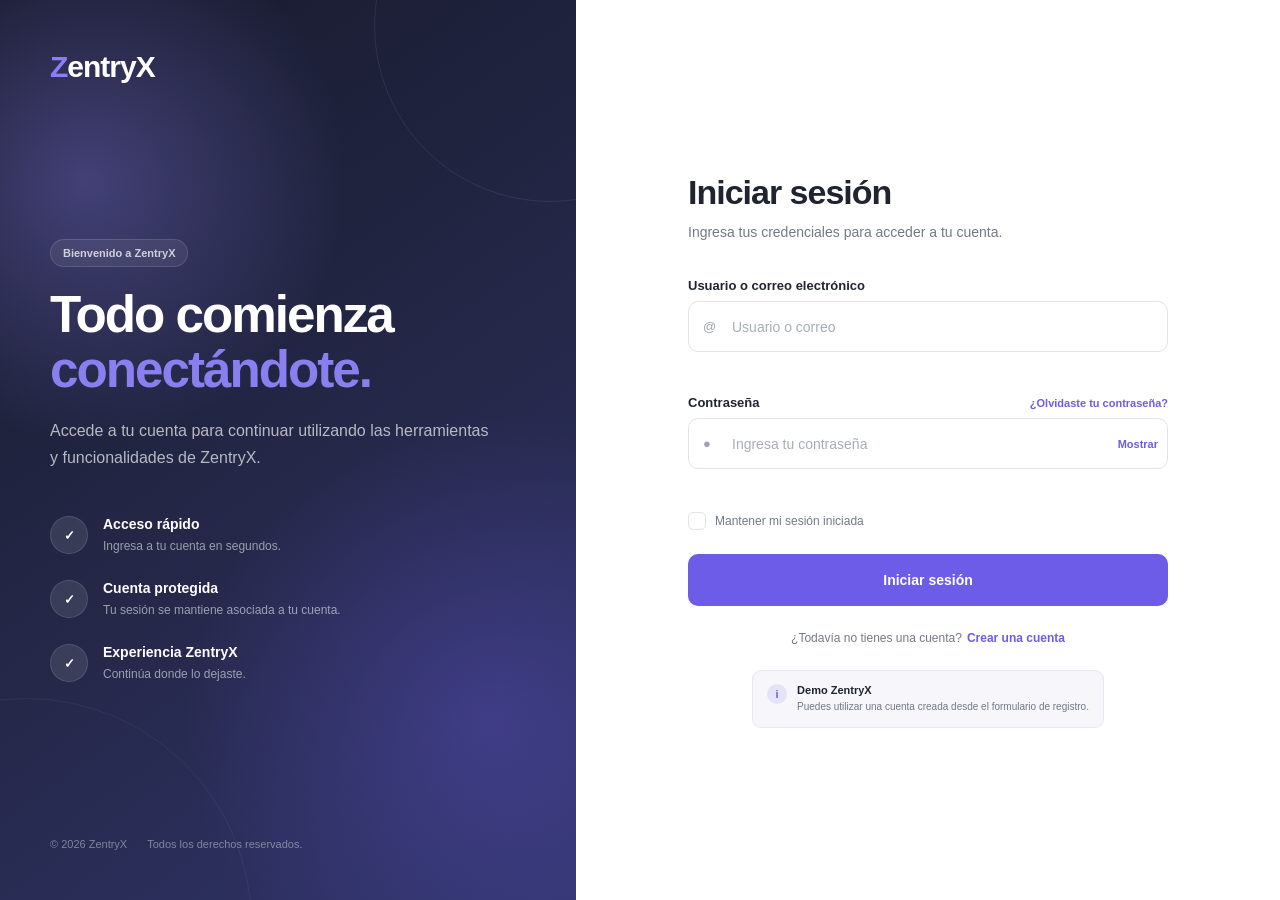
<file: pages/perfil.html>
<!DOCTYPE html>
<html lang="es">

<head>

    <meta charset="UTF-8">

    <meta name="viewport" content="width=device-width, initial-scale=1.0">

    <meta name="description" content="Perfil de usuario - ZentryX">

    <title>Mi Perfil | ZentryX</title>

    <link rel="stylesheet" href="../css/perfil.css">
    <link rel="stylesheet" href="https://cdnjs.cloudflare.com/ajax/libs/font-awesome/6.4.0/css/all.min.css">

</head>


<body>


    <!-- =====================================================
         APP
    ====================================================== -->

    <div class="app-container">


        <!-- =================================================
             SIDEBAR
        ================================================== -->

        <aside class="sidebar" id="sidebar">


            <!-- HEADER -->

            <div class="sidebar-header">

                <a href="dashboard.html" class="logo">

                    <span>Z</span>entryX

                </a>


                <button type="button" class="sidebar-close" id="sidebarClose">

                    &times;

                </button>

            </div>


            <!-- PERFIL -->

            <div class="sidebar-profile">

                <div class="profile-avatar" id="profileAvatar">

                    U

                </div>


                <div class="profile-info">

                    <strong id="sidebarUserName">
                        Usuario
                    </strong>

                    <span id="sidebarUserRole">
                        Usuario
                    </span>

                </div>

            </div>


            <!-- NAVEGACIÓN -->

            <nav class="sidebar-nav">

                <!-- =================================================
         PRINCIPAL
    ================================================== -->

                <!-- PRINCIPAL -->
                <div class="nav-title">
                    PRINCIPAL
                </div>

                <a href="dashboard.html" class="nav-item">
                    <span class="nav-icon">
                        <i class="fa-solid fa-house"></i>
                    </span>

                    <span class="nav-text">
                        Inicio
                    </span>
                </a>


                <!-- EXPLORAR -->
                <div class="nav-title">
                    EXPLORAR
                </div>

                <a href="servicios.html" class="nav-item">
                    <span class="nav-icon">
                        <i class="fa-solid fa-magnifying-glass"></i>
                    </span>

                    <span class="nav-text">
                        Explorar servicios
                    </span>
                </a>


                <a href="categorias.html" class="nav-item">
                    <span class="nav-icon">
                        <i class="fa-solid fa-grip"></i>
                    </span>

                    <span class="nav-text">
                        Categorías
                    </span>
                </a>


                <!-- SERVICIOS -->
                <div class="nav-title">
                    SERVICIOS
                </div>

                <a href="publicar-servicio.html" class="nav-item">
                    <span class="nav-icon">
                        <i class="fa-solid fa-plus"></i>
                    </span>

                    <span class="nav-text">
                        Publicar servicio
                    </span>
                </a>


                <a href="mis-servicios.html" class="nav-item">
                    <span class="nav-icon">
                        <i class="fa-solid fa-list"></i>
                    </span>

                    <span class="nav-text">
                        Mis servicios
                    </span>
                </a>


                <a href="mis-solicitudes.html" class="nav-item">
                    <span class="nav-icon">
                        <i class="fa-solid fa-clock"></i>
                    </span>

                    <span class="nav-text">
                        Mis solicitudes
                    </span>
                </a>


                <!-- COMUNIDAD -->
                <div class="nav-title">
                    COMUNIDAD
                </div>

                <a href="mensajes.html" class="nav-item">
                    <span class="nav-icon">
                        <i class="fa-solid fa-message"></i>
                    </span>

                    <span class="nav-text">
                        Mensajes
                    </span>
                </a>


                <!-- CUENTA -->
                <div class="nav-title">
                    CUENTA
                </div>

                <a href="perfil.html" class="nav-item active">
                    <span class="nav-icon">
                        <i class="fa-solid fa-user"></i>
                    </span>

                    <span class="nav-text">
                        Mi perfil
                    </span>
                </a>


                <a href="configuracion.html" class="nav-item">
                    <span class="nav-icon">
                        <i class="fa-solid fa-gear"></i>
                    </span>

                    <span class="nav-text">
                        Configuración
                    </span>
                </a>


                <a href="perfil.html#seguridad" class="nav-item">
                    <span class="nav-icon">
                        <i class="fa-solid fa-shield-halved"></i>
                    </span>

                    <span class="nav-text">
                        Seguridad
                    </span>
                </a>


                <!-- CERRAR SESIÓN -->
                <button class="nav-item logout-button" id="logoutButton" type="button">
                    <span class="nav-icon">
                        <i class="fa-solid fa-right-from-bracket"></i>
                    </span>
                    <span class="nav-text">
                        Cerrar sesión
                    </span>
                </button>

            </nav>


            <!-- FOOTER -->

            <div class="sidebar-footer">

                <button type="button" class="logout-button" id="logoutButton">

                    <span class="nav-icon">
                        ↪
                    </span>

                    <span>
                        Cerrar sesión
                    </span>

                </button>

            </div>


        </aside>


        <!-- =================================================
             OVERLAY
        ================================================== -->

        <div class="sidebar-overlay" id="sidebarOverlay">
        </div>



        <!-- =================================================
             MAIN
        ================================================== -->

        <main class="main-content">


            <!-- =================================================
                 TOPBAR
            ================================================== -->

            <header class="topbar">


                <div class="topbar-left">


                    <button type="button" class="menu-button" id="menuButton">

                        ☰

                    </button>


                    <div>

                        <span class="page-label">
                            CUENTA
                        </span>

                        <h1>
                            Mi perfil
                        </h1>

                    </div>


                </div>



                <div class="topbar-right">


                    <!-- NOTIFICACIONES -->

                    <button type="button" class="notification-button" id="notificationButton">

                        ♢

                        <span class="notification-dot" id="notificationDot">
                        </span>

                    </button>


                    <!-- USUARIO -->

                    <div class="topbar-user">


                        <div class="topbar-avatar" id="topbarAvatar">

                            U

                        </div>


                        <div class="topbar-user-info">

                            <strong id="topbarUserName">
                                Usuario
                            </strong>

                            <span id="topbarUserEmail">
                                usuario@zentryx.com
                            </span>

                        </div>


                    </div>


                </div>


            </header>



            <!-- =================================================
                 CONTENIDO
            ================================================== -->

            <section class="profile-content">


                <!-- =================================================
                     ENCABEZADO
                ================================================== -->

                <div class="profile-heading">


                    <div>

                        <span>
                            INFORMACIÓN PERSONAL
                        </span>

                        <h2>
                            Mi perfil
                        </h2>

                        <p>
                            Consulta y administra la información
                            asociada a tu cuenta de ZentryX.
                        </p>

                    </div>


                    <a href="dashboard.html" class="back-button">

                        ←
                        Volver al dashboard

                    </a>


                </div>



                <!-- =================================================
                     PERFIL PRINCIPAL
                ================================================== -->

                <div class="profile-layout">


                    <!-- =================================================
                         TARJETA PERFIL
                    ================================================== -->

                    <section class="profile-card main-profile-card">


                        <div class="profile-cover">


                            <div class="profile-main-avatar" id="mainAvatar">

                                U

                            </div>


                        </div>


                        <div class="profile-card-body">


                            <h3 id="profileFullName">
                                Usuario
                            </h3>


                            <p class="profile-username" id="profileUsername">

                                @usuario

                            </p>


                            <div class="profile-role">

                                <span class="role-dot">
                                </span>

                                <span id="profileRole">
                                    Usuario
                                </span>

                            </div>


                            <div class="profile-divider">
                            </div>


                            <div class="profile-mini-info">


                                <div>

                                    <span>
                                        Estado
                                    </span>

                                    <strong id="accountStatus">

                                        Activo

                                    </strong>

                                </div>


                                <div>

                                    <span>
                                        Miembro desde
                                    </span>

                                    <strong id="memberSince">

                                        --

                                    </strong>

                                </div>


                            </div>


                        </div>


                    </section>



                    <!-- =================================================
                         INFORMACIÓN
                    ================================================== -->

                    <section class="profile-card information-card">


                        <div class="card-header">


                            <div>

                                <span>
                                    DATOS DE LA CUENTA
                                </span>

                                <h3>
                                    Información personal
                                </h3>

                            </div>


                            <button type="button" class="edit-button" id="editButton">

                                ✎
                                Editar

                            </button>


                        </div>



                        <!-- FORMULARIO -->

                        <form id="profileForm" autocomplete="off">


                            <!-- NOMBRE -->

                            <div class="form-grid">


                                <div class="form-group">

                                    <label for="nombre">
                                        Nombre
                                    </label>

                                    <input type="text" id="nombre" name="nombre" disabled>

                                </div>


                                <!-- APELLIDO -->

                                <div class="form-group">

                                    <label for="apellido">
                                        Apellido
                                    </label>

                                    <input type="text" id="apellido" name="apellido" disabled>

                                </div>


                            </div>



                            <!-- USUARIO -->

                            <div class="form-group">

                                <label for="usuario">
                                    Nombre de usuario
                                </label>

                                <input type="text" id="usuario" name="usuario" disabled>

                            </div>



                            <!-- CORREO -->

                            <div class="form-group">

                                <label for="correo">
                                    Correo electrónico
                                </label>

                                <input type="email" id="correo" name="correo" disabled>

                            </div>



                            <!-- IDENTIFICADOR -->

                            <div class="form-group">

                                <label for="identificador">
                                    Identificador de usuario
                                </label>

                                <input type="text" id="identificador" name="identificador" disabled>

                            </div>



                            <!-- BOTONES -->

                            <div class="form-actions" id="formActions">


                                <button type="button" class="cancel-button" id="cancelButton">

                                    Cancelar

                                </button>


                                <button type="submit" class="save-button">

                                    Guardar cambios

                                </button>


                            </div>


                        </form>


                    </section>


                </div>



                <!-- =================================================
                     SEGURIDAD
                ================================================== -->

                <section class="profile-card security-card">


                    <div class="card-header">


                        <div>

                            <span>
                                SEGURIDAD
                            </span>

                            <h3>
                                Seguridad de la cuenta
                            </h3>

                        </div>


                    </div>



                    <div class="security-grid">


                        <!-- CONTRASEÑA -->

                        <div class="security-item">


                            <div class="security-icon">
                                ●
                            </div>


                            <div class="security-content">

                                <strong>
                                    Contraseña
                                </strong>

                                <p>
                                    Protege tu cuenta con una
                                    contraseña segura.
                                </p>

                            </div>


                            <button type="button" class="security-button" id="passwordButton">

                                Cambiar

                            </button>


                        </div>



                        <!-- SESIONES -->

                        <div class="security-item">


                            <div class="security-icon">
                                ◉
                            </div>


                            <div class="security-content">

                                <strong>
                                    Sesión actual
                                </strong>

                                <p>
                                    Esta sesión se encuentra
                                    activa.
                                </p>

                            </div>


                            <span class="security-status">

                                Activa

                            </span>


                        </div>


                    </div>


                </section>



                <!-- =================================================
                     INFORMACIÓN DE CUENTA
                ================================================== -->

                <section class="account-details">


                    <div>

                        <span>
                            IDENTIFICADOR
                        </span>

                        <strong id="accountId">
                            ZENTRYX-USER
                        </strong>

                    </div>


                    <div>

                        <span>
                            TIPO DE CUENTA
                        </span>

                        <strong id="accountType">
                            Usuario
                        </strong>

                    </div>


                    <div>

                        <span>
                            ÚLTIMA SESIÓN
                        </span>

                        <strong id="lastSession">
                            Sesión actual
                        </strong>

                    </div>


                </section>


            </section>


        </main>


    </div>



    <!-- =====================================================
         MODAL CERRAR SESIÓN
    ====================================================== -->

    <div class="modal" id="logoutModal">


        <div class="modal-overlay" id="logoutModalOverlay">
        </div>


        <div class="modal-content">


            <div class="modal-icon">
                ↪
            </div>


            <h2>
                Cerrar sesión
            </h2>


            <p>
                ¿Estás seguro de que deseas cerrar tu sesión
                actual en ZentryX?
            </p>


            <div class="modal-actions">


                <button type="button" class="modal-cancel" id="cancelLogout">

                    Cancelar

                </button>


                <button type="button" class="modal-confirm" id="confirmLogout">

                    Cerrar sesión

                </button>


            </div>


        </div>


    </div>



    <!-- =====================================================
         MODAL CAMBIAR CONTRASEÑA
    ====================================================== -->

    <div class="modal" id="passwordModal">


        <div class="modal-overlay" id="passwordModalOverlay">
        </div>


        <div class="modal-content password-modal">


            <div class="modal-icon password-icon">
                ●
            </div>


            <h2>
                Cambiar contraseña
            </h2>


            <p>
                Actualiza la contraseña de tu cuenta ZentryX.
            </p>


            <form id="passwordForm">


                <div class="form-group">

                    <label for="currentPassword">
                        Contraseña actual
                    </label>

                    <input type="password" id="currentPassword" required>

                </div>


                <div class="form-group">

                    <label for="newPassword">
                        Nueva contraseña
                    </label>

                    <input type="password" id="newPassword" required>

                </div>


                <div class="form-group">

                    <label for="confirmPassword">
                        Confirmar contraseña
                    </label>

                    <input type="password" id="confirmPassword" required>

                </div>


                <div class="password-message" id="passwordMessage">
                </div>


                <div class="modal-actions">


                    <button type="button" class="modal-cancel" id="cancelPassword">

                        Cancelar

                    </button>


                    <button type="submit" class="modal-confirm password-confirm">

                        Actualizar

                    </button>


                </div>


            </form>


        </div>


    </div>



    <!-- =====================================================
         NOTIFICACIONES
    ====================================================== -->

    <div class="notification-panel" id="notificationPanel">


        <div class="notification-header">


            <div>

                <span>
                    ZENTRYX
                </span>

                <h3>
                    Notificaciones
                </h3>

            </div>


            <button type="button" id="closeNotifications">

                &times;

            </button>


        </div>


        <div class="notification-list" id="notificationList">


            <div class="notification-empty">

                <div>
                    ♢
                </div>

                <p>
                    No tienes notificaciones nuevas.
                </p>

            </div>


        </div>


    </div>



    <!-- =====================================================
         TOAST
    ====================================================== -->

    <div class="toast" id="toast">


        <div class="toast-icon" id="toastIcon">

            ✓

        </div>


        <div>

            <strong id="toastTitle">
                Éxito
            </strong>

            <p id="toastMessage">
                Operación realizada correctamente.
            </p>

        </div>


    </div>



    <script src="../js/perfil.js"></script>
    <script src="../js/dashboard.js"></script>

</body>

</html>
</file>
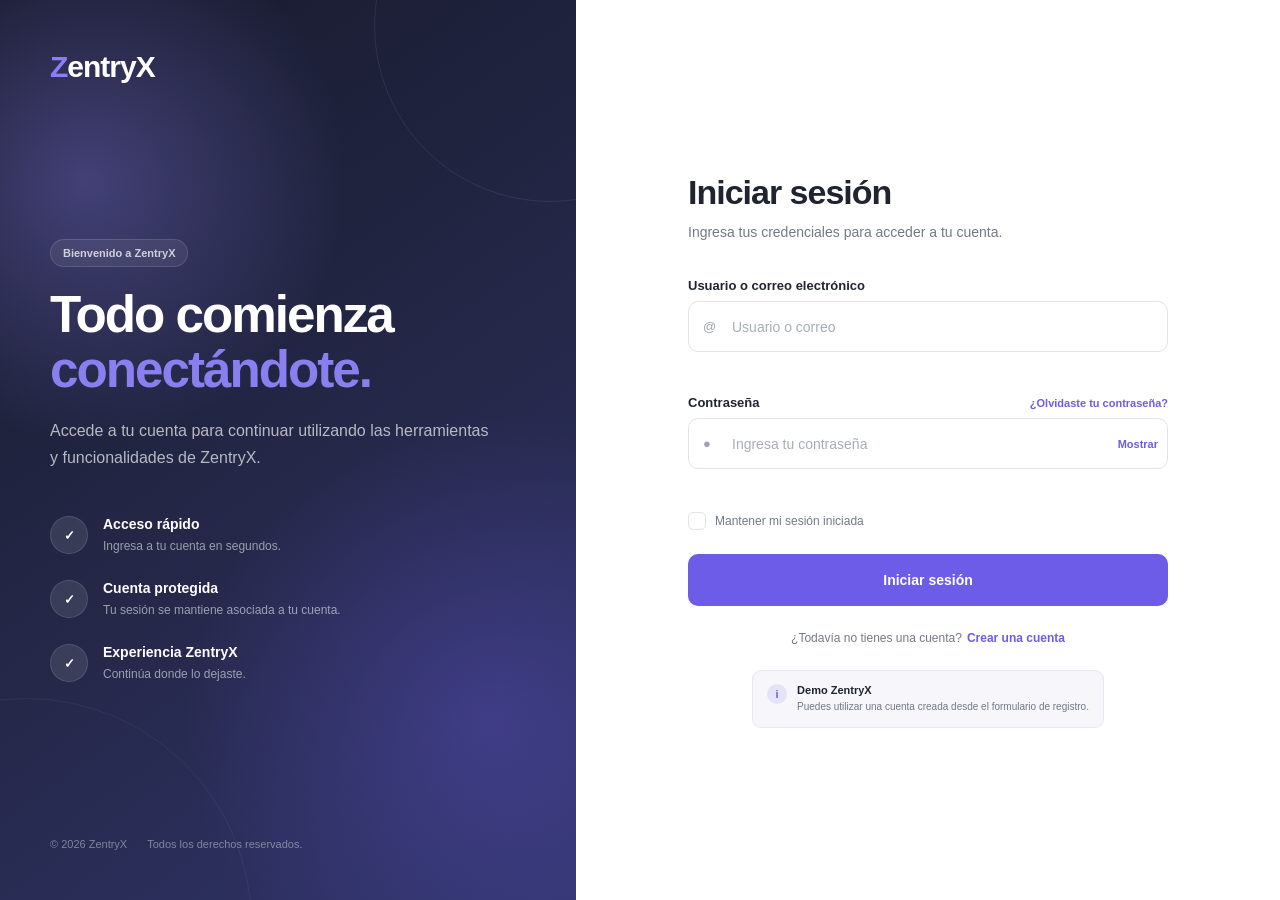
<file: pages/publicar.html>
<!DOCTYPE html>
<html lang="es">

<head>

    <meta charset="UTF-8">

    <meta
        name="viewport"
        content="width=device-width, initial-scale=1.0">

    <title>ZentryX | Publicar servicio</title>

    <!-- FONT AWESOME -->
    <link
        rel="stylesheet"
        href="https://cdnjs.cloudflare.com/ajax/libs/font-awesome/6.4.0/css/all.min.css">

    <!-- CSS -->
    <link
        rel="stylesheet"
        href="../css/publicar.css">

</head>


<body>

    <!-- =====================================================
         CONTENEDOR PRINCIPAL
    ====================================================== -->

    <div class="app-container">


        <!-- =================================================
             SIDEBAR
        ================================================== -->

        <aside
            class="sidebar"
            id="sidebar">


            <!-- HEADER -->

            <div class="sidebar-header">

                <a
                    href="dashboard.html"
                    class="logo">

                    Zentry<span>X</span>

                </a>


                <button
                    class="sidebar-close"
                    id="sidebarClose"
                    type="button"
                    aria-label="Cerrar menú">

                    <i class="fa-solid fa-xmark"></i>

                </button>

            </div>


            <!-- PERFIL -->

            <div class="sidebar-profile">

                <div
                    class="profile-avatar"
                    id="profileAvatar">

                    U

                </div>


                <div class="profile-info">

                    <strong id="sidebarUserName">
                        Usuario
                    </strong>

                    <span id="sidebarUserRole">
                        Usuario
                    </span>

                </div>

            </div>


            <!-- =================================================
                 NAVEGACIÓN
            ================================================== -->

            <nav class="sidebar-nav">


                <!-- PRINCIPAL -->

                <div class="nav-title">
                    PRINCIPAL
                </div>


                <a
                    href="dashboard.html"
                    class="nav-item">

                    <span class="nav-icon">
                        <i class="fa-solid fa-house"></i>
                    </span>

                    <span class="nav-text">
                        Inicio
                    </span>

                </a>


                <!-- EXPLORAR -->

                <div class="nav-title">
                    EXPLORAR
                </div>


                <a
                    href="servicios.html"
                    class="nav-item">

                    <span class="nav-icon">
                        <i class="fa-solid fa-magnifying-glass"></i>
                    </span>

                    <span class="nav-text">
                        Explorar servicios
                    </span>

                </a>


                <a
                    href="categorias.html"
                    class="nav-item">

                    <span class="nav-icon">
                        <i class="fa-solid fa-grip"></i>
                    </span>

                    <span class="nav-text">
                        Categorías
                    </span>

                </a>


                <!-- SERVICIOS -->

                <div class="nav-title">
                    SERVICIOS
                </div>


                <a
                    href="publicar.html"
                    class="nav-item active">

                    <span class="nav-icon">
                        <i class="fa-solid fa-plus"></i>
                    </span>

                    <span class="nav-text">
                        Publicar servicio
                    </span>

                </a>


                <a
                    href="mis-servicios.html"
                    class="nav-item">

                    <span class="nav-icon">
                        <i class="fa-solid fa-list"></i>
                    </span>

                    <span class="nav-text">
                        Mis servicios
                    </span>

                </a>


                <a
                    href="mis-solicitudes.html"
                    class="nav-item">

                    <span class="nav-icon">
                        <i class="fa-solid fa-clock"></i>
                    </span>

                    <span class="nav-text">
                        Mis solicitudes
                    </span>

                </a>


                <!-- COMUNIDAD -->

                <div class="nav-title">
                    COMUNIDAD
                </div>


                <a
                    href="favoritos.html"
                    class="nav-item">

                    <span class="nav-icon">
                        <i class="fa-solid fa-heart"></i>
                    </span>

                    <span class="nav-text">
                        Favoritos
                    </span>

                </a>


                <a
                    href="mensajes.html"
                    class="nav-item">

                    <span class="nav-icon">
                        <i class="fa-solid fa-message"></i>
                    </span>

                    <span class="nav-text">
                        Mensajes
                    </span>

                </a>


                <!-- CUENTA -->

                <div class="nav-title">
                    CUENTA
                </div>


                <a
                    href="perfil.html"
                    class="nav-item">

                    <span class="nav-icon">
                        <i class="fa-solid fa-user"></i>
                    </span>

                    <span class="nav-text">
                        Mi perfil
                    </span>

                </a>


                <a
                    href="configuracion.html"
                    class="nav-item">

                    <span class="nav-icon">
                        <i class="fa-solid fa-gear"></i>
                    </span>

                    <span class="nav-text">
                        Configuración
                    </span>

                </a>


                <a
                    href="perfil.html#seguridad"
                    class="nav-item">

                    <span class="nav-icon">
                        <i class="fa-solid fa-shield-halved"></i>
                    </span>

                    <span class="nav-text">
                        Seguridad
                    </span>

                </a>


                <!-- CERRAR SESIÓN -->

                <button
                    class="nav-item logout-button"
                    id="logoutButton"
                    type="button">

                    <span class="nav-icon">
                        <i class="fa-solid fa-right-from-bracket"></i>
                    </span>

                    <span class="nav-text">
                        Cerrar sesión
                    </span>

                </button>

            </nav>


            <!-- FOOTER -->

            <div class="sidebar-footer">

                <small>
                    ZentryX
                </small>

                <span>
                    Sistema de gestión
                </span>

            </div>

        </aside>


        <!-- =================================================
             OVERLAY SIDEBAR
        ================================================== -->

        <div
            class="sidebar-overlay"
            id="sidebarOverlay">
        </div>


        <!-- =================================================
             CONTENIDO PRINCIPAL
        ================================================== -->

        <main class="main-content">


            <!-- =================================================
                 TOPBAR
            ================================================== -->

            <header class="topbar">


                <div class="topbar-left">


                    <button
                        class="menu-button"
                        id="menuButton"
                        type="button"
                        aria-label="Abrir menú">

                        <i class="fa-solid fa-bars"></i>

                    </button>


                    <div>

                        <span class="page-label">
                            SERVICIOS
                        </span>

                        <h1>
                            Publicar servicio
                        </h1>

                    </div>

                </div>


                <!-- TOPBAR RIGHT -->

                <div class="topbar-right">


                    <!-- NOTIFICACIONES -->

                    <button
                        class="notification-button"
                        id="notificationButton"
                        type="button"
                        aria-label="Notificaciones">

                        <i class="fa-regular fa-bell"></i>

                        <span
                            class="notification-dot"
                            id="notificationDot">
                        </span>

                    </button>


                    <!-- USUARIO -->

                    <div class="topbar-user">


                        <div
                            class="topbar-avatar"
                            id="topbarAvatar">

                            U

                        </div>


                        <div class="topbar-user-info">

                            <strong id="topbarUserName">
                                Usuario
                            </strong>

                            <span id="topbarUserEmail">
                                usuario@zentryx.com
                            </span>

                        </div>

                    </div>

                </div>

            </header>


            <!-- =================================================
                 CONTENIDO PUBLICAR
            ================================================== -->

            <section class="publish-content">


                <!-- =================================================
                     ENCABEZADO
                ================================================== -->

                <section class="publish-header">


                    <div class="publish-heading">

                        <span>
                            NUEVO SERVICIO
                        </span>

                        <h2>
                            Publica lo que sabes hacer
                        </h2>

                        <p>
                            Comparte tus conocimientos, habilidades
                            o servicios con la comunidad ZentryX.
                        </p>

                    </div>


                    <a
                        href="servicios.html"
                        class="back-button">

                        <i class="fa-solid fa-arrow-left"></i>

                        Volver a servicios

                    </a>

                </section>


                <!-- =================================================
                     FORMULARIO
                ================================================== -->

                <form
                    class="publish-form"
                    id="publishForm"
                    novalidate>


                    <!-- =================================================
                         INFORMACIÓN DEL SERVICIO
                    ================================================== -->

                    <section class="form-section">


                        <div class="form-section-header">

                            <div class="form-section-icon">

                                <i class="fa-solid fa-briefcase"></i>

                            </div>


                            <div>

                                <span>
                                    INFORMACIÓN PRINCIPAL
                                </span>

                                <h3>
                                    Describe tu servicio
                                </h3>

                                <p>
                                    Proporciona la información necesaria
                                    para que otros usuarios conozcan tu oferta.
                                </p>

                            </div>

                        </div>


                        <!-- TÍTULO -->

                        <div class="form-group">

                            <label for="serviceTitle">

                                Nombre del servicio

                                <span>
                                    *
                                </span>

                            </label>

                            <input
                                type="text"
                                id="serviceTitle"
                                name="serviceTitle"
                                placeholder="Ej. Diseño de páginas web"
                                maxlength="100"
                                required>

                            <small>
                                Usa un nombre claro y fácil de identificar.
                            </small>

                        </div>


                        <!-- CATEGORÍA -->

                        <div class="form-row">


                            <div class="form-group">

                                <label for="serviceCategory">

                                    Categoría

                                    <span>
                                        *
                                    </span>

                                </label>

                                <div class="input-icon">

                                    <i class="fa-solid fa-layer-group"></i>

                                    <select
                                        id="serviceCategory"
                                        name="serviceCategory"
                                        required>

                                        <option
                                            value=""
                                            selected
                                            disabled>

                                            Selecciona una categoría

                                        </option>

                                        <option value="tecnologia">
                                            Tecnología
                                        </option>

                                        <option value="diseno">
                                            Diseño
                                        </option>

                                        <option value="educacion">
                                            Educación
                                        </option>

                                        <option value="hogar">
                                            Hogar
                                        </option>

                                        <option value="negocios">
                                            Negocios
                                        </option>

                                        <option value="marketing">
                                            Marketing
                                        </option>

                                        <option value="otros">
                                            Otros
                                        </option>

                                    </select>

                                </div>

                            </div>


                            <!-- MODALIDAD -->

                            <div class="form-group">

                                <label for="serviceModality">

                                    Modalidad

                                    <span>
                                        *
                                    </span>

                                </label>

                                <div class="input-icon">

                                    <i class="fa-solid fa-location-dot"></i>

                                    <select
                                        id="serviceModality"
                                        name="serviceModality"
                                        required>

                                        <option
                                            value=""
                                            selected
                                            disabled>

                                            Selecciona una modalidad

                                        </option>

                                        <option value="presencial">
                                            Presencial
                                        </option>

                                        <option value="virtual">
                                            Virtual
                                        </option>

                                        <option value="ambas">
                                            Presencial y virtual
                                        </option>

                                    </select>

                                </div>

                            </div>

                        </div>


                        <!-- DESCRIPCIÓN -->

                        <div class="form-group">

                            <label for="serviceDescription">

                                Descripción

                                <span>
                                    *
                                </span>

                            </label>

                            <textarea
                                id="serviceDescription"
                                name="serviceDescription"
                                rows="6"
                                maxlength="600"
                                placeholder="Explica qué ofreces, qué incluye tu servicio y por qué deberían contratarte."
                                required></textarea>

                            <div class="field-footer">

                                <small>
                                    Sé específico para generar confianza.
                                </small>

                                <span id="descriptionCounter">
                                    0 / 600
                                </span>

                            </div>

                        </div>

                    </section>


                    <!-- =================================================
                         PRECIO Y UBICACIÓN
                    ================================================== -->

                    <section class="form-section">


                        <div class="form-section-header">

                            <div class="form-section-icon">

                                <i class="fa-solid fa-tag"></i>

                            </div>


                            <div>

                                <span>
                                    PRECIO Y DISPONIBILIDAD
                                </span>

                                <h3>
                                    Define las condiciones
                                </h3>

                                <p>
                                    Indica cuánto cuesta tu servicio y
                                    dónde puedes ofrecerlo.
                                </p>

                            </div>

                        </div>


                        <div class="form-row">


                            <!-- PRECIO -->

                            <div class="form-group">

                                <label for="servicePrice">

                                    Precio

                                    <span>
                                        *
                                    </span>

                                </label>

                                <div class="price-input">

                                    <span>
                                        C$
                                    </span>

                                    <input
                                        type="number"
                                        id="servicePrice"
                                        name="servicePrice"
                                        min="0"
                                        step="0.01"
                                        placeholder="0.00"
                                        required>

                                </div>

                                <small>
                                    Indica el precio base de tu servicio.
                                </small>

                            </div>


                            <!-- TIPO DE PRECIO -->

                            <div class="form-group">

                                <label for="priceType">

                                    Tipo de precio

                                    <span>
                                        *
                                    </span>

                                </label>

                                <div class="input-icon">

                                    <i class="fa-solid fa-money-bill"></i>

                                    <select
                                        id="priceType"
                                        name="priceType"
                                        required>

                                        <option
                                            value=""
                                            selected
                                            disabled>

                                            Selecciona una opción

                                        </option>

                                        <option value="servicio">
                                            Por servicio
                                        </option>

                                        <option value="hora">
                                            Por hora
                                        </option>

                                        <option value="dia">
                                            Por día
                                        </option>

                                        <option value="proyecto">
                                            Por proyecto
                                        </option>

                                    </select>

                                </div>

                            </div>

                        </div>


                        <!-- UBICACIÓN -->

                        <div class="form-group">

                            <label for="serviceLocation">

                                Ubicación

                                <span>
                                    *
                                </span>

                            </label>

                            <div class="input-icon">

                                <i class="fa-solid fa-location-dot"></i>

                                <input
                                    type="text"
                                    id="serviceLocation"
                                    name="serviceLocation"
                                    placeholder="Ej. Managua, Nicaragua"
                                    maxlength="100"
                                    required>

                            </div>

                            <small>
                                Indica dónde puedes prestar el servicio.
                            </small>

                        </div>


                        <!-- DISPONIBILIDAD -->

                        <div class="form-group">

                            <label for="serviceAvailability">

                                Disponibilidad

                            </label>

                            <textarea
                                id="serviceAvailability"
                                name="serviceAvailability"
                                rows="3"
                                maxlength="250"
                                placeholder="Ej. Lunes a viernes de 8:00 AM a 5:00 PM."></textarea>

                        </div>

                    </section>


                    <!-- =================================================
                         IMAGEN / PRESENTACIÓN
                    ================================================== -->

                    <section class="form-section">


                        <div class="form-section-header">

                            <div class="form-section-icon">

                                <i class="fa-solid fa-image"></i>

                            </div>


                            <div>

                                <span>
                                    PRESENTACIÓN
                                </span>

                                <h3>
                                    Agrega una imagen
                                </h3>

                                <p>
                                    Una buena imagen puede ayudar a que
                                    más personas se interesen en tu servicio.
                                </p>

                            </div>

                        </div>


                        <div
                            class="image-upload"
                            id="imageUpload">


                            <input
                                type="file"
                                id="serviceImage"
                                name="serviceImage"
                                accept="image/*"
                                hidden>


                            <div
                                class="upload-placeholder"
                                id="uploadPlaceholder">

                                <div class="upload-icon">

                                    <i class="fa-solid fa-cloud-arrow-up"></i>

                                </div>

                                <strong>
                                    Selecciona una imagen
                                </strong>

                                <span>
                                    JPG, PNG o WEBP
                                </span>

                                <button
                                    type="button"
                                    id="selectImageButton">

                                    Elegir imagen

                                </button>

                            </div>


                            <div
                                class="image-preview"
                                id="imagePreview"
                                hidden>

                                <img
                                    id="previewImage"
                                    src=""
                                    alt="Vista previa del servicio">

                                <button
                                    type="button"
                                    id="removeImage"
                                    aria-label="Eliminar imagen">

                                    <i class="fa-solid fa-xmark"></i>

                                </button>

                            </div>

                        </div>

                    </section>


                    <!-- =================================================
                         CONFIRMACIÓN
                    ================================================== -->

                    <section class="publish-confirmation">


                        <div class="confirmation-icon">

                            <i class="fa-solid fa-circle-info"></i>

                        </div>


                        <div>

                            <strong>
                                Antes de publicar
                            </strong>

                            <p>
                                Verifica que la información de tu servicio
                                sea correcta. Podrás gestionar tus servicios
                                posteriormente desde "Mis servicios".
                            </p>

                        </div>

                    </section>


                    <!-- =================================================
                         ACCIONES
                    ================================================== -->

                    <div class="form-actions">


                        <a
                            href="servicios.html"
                            class="cancel-button">

                            Cancelar

                        </a>


                        <button
                            type="submit"
                            class="submit-button"
                            id="publishButton">

                            <i class="fa-solid fa-paper-plane"></i>

                            Publicar servicio

                        </button>

                    </div>


                </form>

            </section>

        </main>

    </div>


    <!-- =====================================================
         PANEL DE NOTIFICACIONES
    ====================================================== -->

    <div
        class="notification-panel"
        id="notificationPanel">


        <div class="notification-header">

            <div>

                <span>
                    CENTRO
                </span>

                <h3>
                    Notificaciones
                </h3>

            </div>


            <button
                id="closeNotifications"
                type="button"
                aria-label="Cerrar notificaciones">

                <i class="fa-solid fa-xmark"></i>

            </button>

        </div>


        <div
            class="notification-list"
            id="notificationList">

        </div>

    </div>


    <!-- =====================================================
         MODAL CERRAR SESIÓN
    ====================================================== -->

    <div
        class="modal"
        id="logoutModal">


        <div
            class="modal-overlay"
            id="logoutModalOverlay">
        </div>


        <div class="modal-content">


            <div class="modal-icon">

                <i class="fa-solid fa-right-from-bracket"></i>

            </div>


            <h2>
                ¿Cerrar sesión?
            </h2>


            <p>
                Tu sesión actual se cerrará y tendrás que
                iniciar sesión nuevamente para acceder a ZentryX.
            </p>


            <div class="modal-actions">


                <button
                    class="modal-cancel"
                    id="cancelLogout"
                    type="button">

                    Cancelar

                </button>


                <button
                    class="modal-confirm"
                    id="confirmLogout"
                    type="button">

                    Cerrar sesión

                </button>

            </div>

        </div>

    </div>


    <!-- =====================================================
         TOAST
    ====================================================== -->

    <div
        class="toast"
        id="toast">


        <div
            class="toast-icon"
            id="toastIcon">

            <i class="fa-solid fa-circle-check"></i>

        </div>


        <div>

            <strong id="toastTitle">
                Correcto
            </strong>

            <p id="toastMessage">
                Operación realizada correctamente.
            </p>

        </div>

    </div>


    <!-- =====================================================
         JAVASCRIPT
    ====================================================== -->

    <script src="../js/publicar.js"></script>

</body>

</html>
</file>
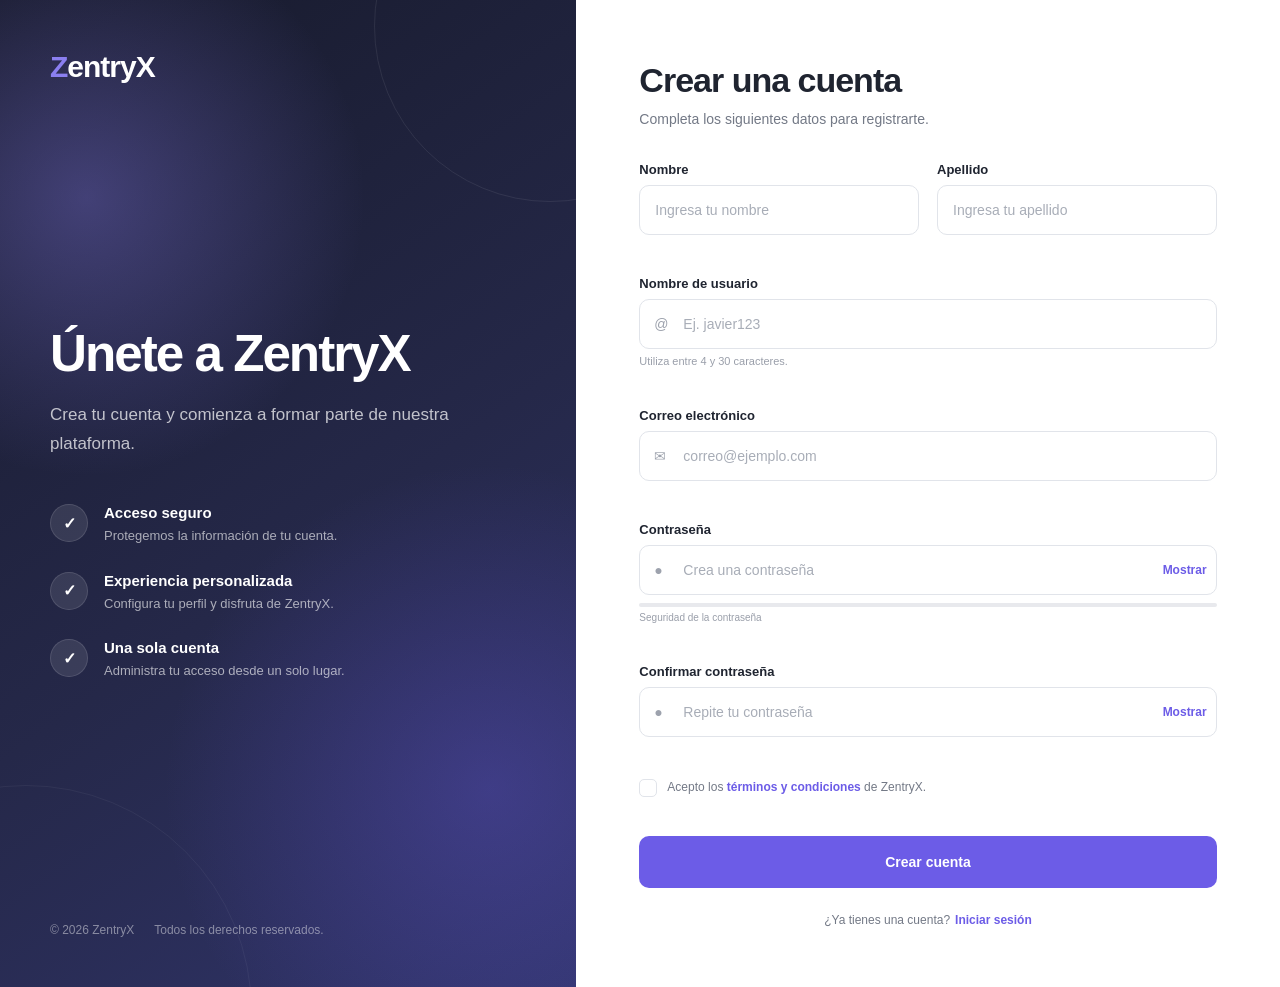
<file: pages/registro.html>
<!DOCTYPE html>
<html lang="es">
<head>
    <meta charset="UTF-8">
    <meta name="viewport" content="width=device-width, initial-scale=1.0">

    <title>Registro | ZentryX</title>

    <link rel="stylesheet" href="../css/registro.css">
</head>

<body>

    <main class="registro-container">

        <!-- Panel informativo -->
        <section class="registro-info">

            <div class="logo">
                <span>Z</span>entryX
            </div>

            <div class="info-content">
                <h1>Únete a ZentryX</h1>

                <p>
                    Crea tu cuenta y comienza a formar parte de
                    nuestra plataforma.
                </p>

                <div class="beneficios">

                    <div class="beneficio">
                        <div class="beneficio-icono">✓</div>
                        <div>
                            <h3>Acceso seguro</h3>
                            <p>Protegemos la información de tu cuenta.</p>
                        </div>
                    </div>

                    <div class="beneficio">
                        <div class="beneficio-icono">✓</div>
                        <div>
                            <h3>Experiencia personalizada</h3>
                            <p>Configura tu perfil y disfruta de ZentryX.</p>
                        </div>
                    </div>

                    <div class="beneficio">
                        <div class="beneficio-icono">✓</div>
                        <div>
                            <h3>Una sola cuenta</h3>
                            <p>Administra tu acceso desde un solo lugar.</p>
                        </div>
                    </div>

                </div>
            </div>

            <div class="info-footer">
                <span>© 2026 ZentryX</span>
                <span>Todos los derechos reservados.</span>
            </div>

        </section>


        <!-- Formulario de registro -->
        <section class="registro-formulario">

            <div class="form-header">

                <div class="mobile-logo">
                    <span>Z</span>entryX
                </div>

                <h2>Crear una cuenta</h2>

                <p>
                    Completa los siguientes datos para registrarte.
                </p>

            </div>


            <form id="registroForm" novalidate>

                <!-- Nombre y apellido -->
                <div class="form-row">

                    <div class="form-group">

                        <label for="nombre">
                            Nombre
                        </label>

                        <input
                            type="text"
                            id="nombre"
                            name="nombre"
                            placeholder="Ingresa tu nombre"
                            autocomplete="given-name"
                            required
                        >

                        <small
                            class="error-message"
                            id="nombreError">
                        </small>

                    </div>


                    <div class="form-group">

                        <label for="apellido">
                            Apellido
                        </label>

                        <input
                            type="text"
                            id="apellido"
                            name="apellido"
                            placeholder="Ingresa tu apellido"
                            autocomplete="family-name"
                            required
                        >

                        <small
                            class="error-message"
                            id="apellidoError">
                        </small>

                    </div>

                </div>


                <!-- Usuario -->
                <div class="form-group">

                    <label for="usuario">
                        Nombre de usuario
                    </label>

                    <div class="input-wrapper">

                        <span class="input-icon">@</span>

                        <input
                            type="text"
                            id="usuario"
                            name="usuario"
                            placeholder="Ej. javier123"
                            autocomplete="username"
                            maxlength="30"
                            required
                        >

                    </div>

                    <small class="input-hint">
                        Utiliza entre 4 y 30 caracteres.
                    </small>

                    <small
                        class="error-message"
                        id="usuarioError">
                    </small>

                </div>


                <!-- Correo -->
                <div class="form-group">

                    <label for="correo">
                        Correo electrónico
                    </label>

                    <div class="input-wrapper">

                        <span class="input-icon">✉</span>

                        <input
                            type="email"
                            id="correo"
                            name="correo"
                            placeholder="correo@ejemplo.com"
                            autocomplete="email"
                            required
                        >

                    </div>

                    <small
                        class="error-message"
                        id="correoError">
                    </small>

                </div>


                <!-- Contraseña -->
                <div class="form-group">

                    <label for="password">
                        Contraseña
                    </label>

                    <div class="input-wrapper">

                        <span class="input-icon">●</span>

                        <input
                            type="password"
                            id="password"
                            name="password"
                            placeholder="Crea una contraseña"
                            autocomplete="new-password"
                            required
                        >

                        <button
                            type="button"
                            class="toggle-password"
                            id="togglePassword"
                            aria-label="Mostrar contraseña">

                            Mostrar

                        </button>

                    </div>

                    <div class="password-strength">

                        <div class="strength-bar">
                            <span id="strengthProgress"></span>
                        </div>

                        <span id="strengthText">
                            Seguridad de la contraseña
                        </span>

                    </div>

                    <small
                        class="error-message"
                        id="passwordError">
                    </small>

                </div>


                <!-- Confirmar contraseña -->
                <div class="form-group">

                    <label for="confirmPassword">
                        Confirmar contraseña
                    </label>

                    <div class="input-wrapper">

                        <span class="input-icon">●</span>

                        <input
                            type="password"
                            id="confirmPassword"
                            name="confirmPassword"
                            placeholder="Repite tu contraseña"
                            autocomplete="new-password"
                            required
                        >

                        <button
                            type="button"
                            class="toggle-password"
                            id="toggleConfirmPassword"
                            aria-label="Mostrar contraseña">

                            Mostrar

                        </button>

                    </div>

                    <small
                        class="error-message"
                        id="confirmPasswordError">
                    </small>

                </div>


                <!-- Términos -->
                <div class="terms-group">

                    <label class="checkbox-container">

                        <input
                            type="checkbox"
                            id="terminos"
                            name="terminos"
                            required
                        >

                        <span class="checkmark"></span>

                        <span class="terms-text">
                            Acepto los
                            <a href="#" id="terminosLink">
                                términos y condiciones
                            </a>
                            de ZentryX.
                        </span>

                    </label>

                    <small
                        class="error-message"
                        id="terminosError">
                    </small>

                </div>


                <!-- Mensaje general -->
                <div
                    id="formMessage"
                    class="form-message"
                    role="alert">
                </div>


                <!-- Botón -->
                <button
                    type="submit"
                    id="btnRegistro"
                    class="btn-registro">

                    <span id="btnText">
                        Crear cuenta
                    </span>

                    <span
                        id="btnLoader"
                        class="loader"
                        hidden>
                    </span>

                </button>

            </form>


            <!-- Login -->
            <div class="login-link">

                <span>¿Ya tienes una cuenta?</span>

                <a href="login.html">
                    Iniciar sesión
                </a>

            </div>

        </section>

    </main>


    <!-- Modal de términos -->
    <div
        class="modal"
        id="terminosModal"
        aria-hidden="true">

        <div class="modal-overlay" id="modalOverlay"></div>

        <div
            class="modal-content"
            role="dialog"
            aria-modal="true"
            aria-labelledby="modalTitle">

            <button
                type="button"
                class="modal-close"
                id="modalClose"
                aria-label="Cerrar">

                &times;

            </button>

            <h2 id="modalTitle">
                Términos y condiciones
            </h2>

            <div class="modal-body">

                <p>
                    Al crear una cuenta en ZentryX aceptas utilizar
                    la plataforma de manera responsable.
                </p>

                <p>
                    La información proporcionada durante el registro
                    debe ser correcta y corresponder al usuario que
                    crea la cuenta.
                </p>

                <p>
                    ZentryX podrá utilizar los datos necesarios para
                    gestionar la cuenta y proporcionar las funciones
                    disponibles dentro de la plataforma.
                </p>

            </div>

            <button
                type="button"
                class="modal-button"
                id="acceptTerms">

                Aceptar

            </button>

        </div>

    </div>


    <script src="../js/registro.js"></script>

</body>
</html>
</file>
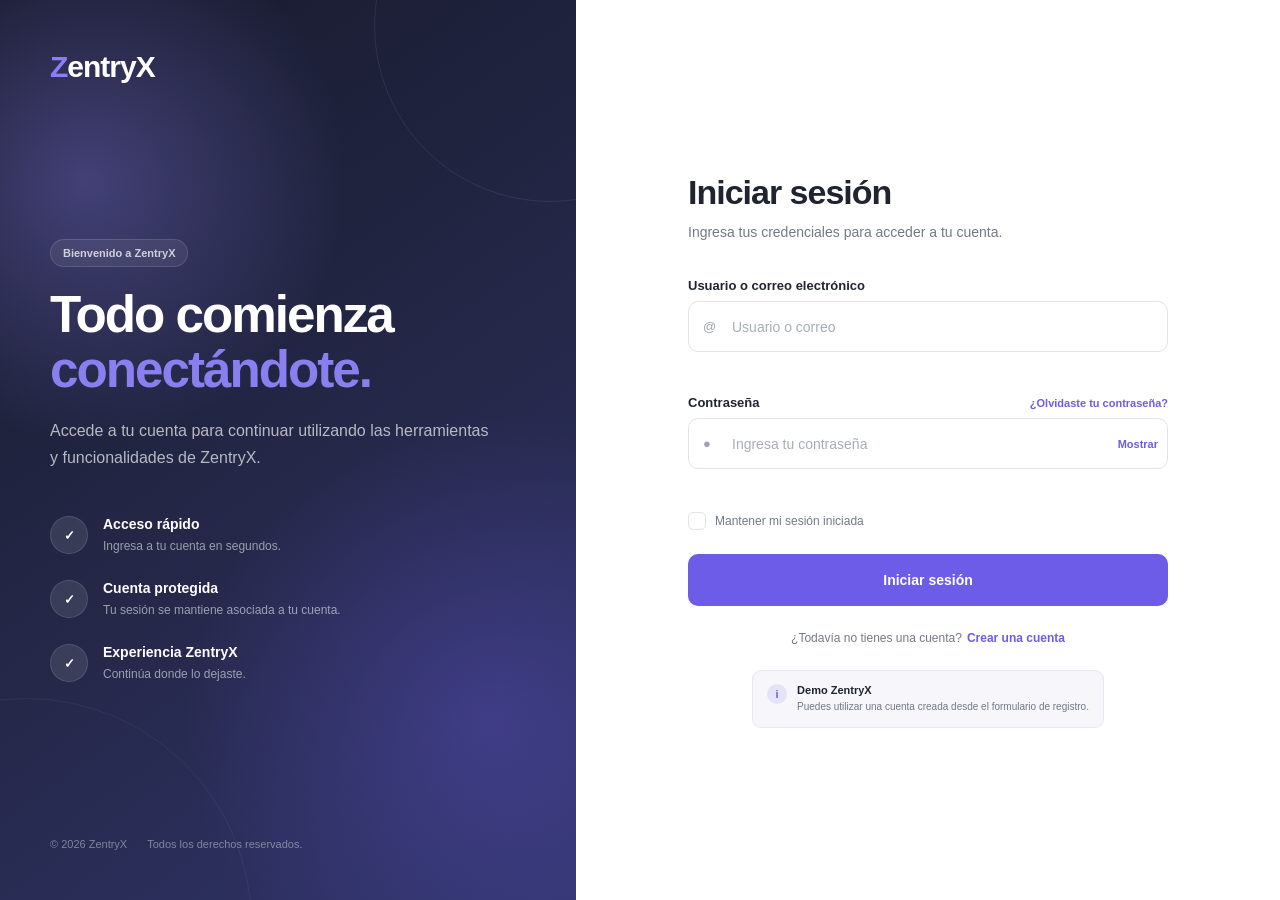
<file: pages/servicio-detalle.html>
<!DOCTYPE html>
<html lang="es">

<head>

    <meta charset="UTF-8">

    <meta name="viewport" content="width=device-width, initial-scale=1.0">

    <title>ZentryX | Detalle del servicio</title>

    <!-- FONT AWESOME -->
    <link rel="stylesheet"
        href="https://cdnjs.cloudflare.com/ajax/libs/font-awesome/6.4.0/css/all.min.css">

    <!-- CSS -->
    <link rel="stylesheet" href="../css/servicio-detalle.css">

</head>


<body>


    <!-- =====================================================
         CONTENEDOR PRINCIPAL
    ====================================================== -->

    <div class="app-container">


        <!-- =================================================
             SIDEBAR
        ================================================== -->

        <aside class="sidebar" id="sidebar">


            <!-- HEADER -->

            <div class="sidebar-header">

                <a href="dashboard.html" class="logo">

                    Zentry<span>X</span>

                </a>


                <button
                    class="sidebar-close"
                    id="sidebarClose"
                    type="button"
                    aria-label="Cerrar menú">

                    <i class="fa-solid fa-xmark"></i>

                </button>

            </div>


            <!-- PERFIL -->

            <div class="sidebar-profile">

                <div class="profile-avatar" id="profileAvatar">

                    U

                </div>


                <div class="profile-info">

                    <strong id="sidebarUserName">
                        Usuario
                    </strong>

                    <span id="sidebarUserRole">
                        Usuario
                    </span>

                </div>

            </div>


            <!-- =================================================
                 NAVEGACIÓN
            ================================================== -->

            <nav class="sidebar-nav">


                <!-- PRINCIPAL -->

                <div class="nav-title">
                    PRINCIPAL
                </div>


                <a href="dashboard.html" class="nav-item">

                    <span class="nav-icon">

                        <i class="fa-solid fa-house"></i>

                    </span>

                    <span class="nav-text">
                        Inicio
                    </span>

                </a>


                <!-- EXPLORAR -->

                <div class="nav-title">
                    EXPLORAR
                </div>


                <a href="servicios.html" class="nav-item active">

                    <span class="nav-icon">

                        <i class="fa-solid fa-magnifying-glass"></i>

                    </span>

                    <span class="nav-text">
                        Explorar servicios
                    </span>

                </a>


                <a href="categorias.html" class="nav-item">

                    <span class="nav-icon">

                        <i class="fa-solid fa-grip"></i>

                    </span>

                    <span class="nav-text">
                        Categorías
                    </span>

                </a>


                <!-- SERVICIOS -->

                <div class="nav-title">
                    SERVICIOS
                </div>


                <a href="publicar.html" class="nav-item">

                    <span class="nav-icon">

                        <i class="fa-solid fa-plus"></i>

                    </span>

                    <span class="nav-text">
                        Publicar servicio
                    </span>

                </a>


                <a href="mis-servicios.html" class="nav-item">

                    <span class="nav-icon">

                        <i class="fa-solid fa-list"></i>

                    </span>

                    <span class="nav-text">
                        Mis servicios
                    </span>

                </a>


                <a href="mis-solicitudes.html" class="nav-item">

                    <span class="nav-icon">

                        <i class="fa-solid fa-clock"></i>

                    </span>

                    <span class="nav-text">
                        Mis solicitudes
                    </span>

                </a>


                <!-- COMUNIDAD -->

                <div class="nav-title">
                    COMUNIDAD
                </div>


                <a href="mensajes.html" class="nav-item">

                    <span class="nav-icon">

                        <i class="fa-solid fa-message"></i>

                    </span>

                    <span class="nav-text">
                        Mensajes
                    </span>

                </a>


                <!-- CUENTA -->

                <div class="nav-title">
                    CUENTA
                </div>


                <a href="perfil.html" class="nav-item">

                    <span class="nav-icon">

                        <i class="fa-solid fa-user"></i>

                    </span>

                    <span class="nav-text">
                        Mi perfil
                    </span>

                </a>


                <a href="configuracion.html" class="nav-item">

                    <span class="nav-icon">

                        <i class="fa-solid fa-gear"></i>

                    </span>

                    <span class="nav-text">
                        Configuración
                    </span>

                </a>


                <a href="perfil.html#seguridad" class="nav-item">

                    <span class="nav-icon">

                        <i class="fa-solid fa-shield-halved"></i>

                    </span>

                    <span class="nav-text">
                        Seguridad
                    </span>

                </a>


                <!-- CERRAR SESIÓN -->

                <button
                    class="nav-item logout-button"
                    id="logoutButton"
                    type="button">

                    <span class="nav-icon">

                        <i class="fa-solid fa-right-from-bracket"></i>

                    </span>

                    <span class="nav-text">
                        Cerrar sesión
                    </span>

                </button>

            </nav>


            <!-- FOOTER -->

            <div class="sidebar-footer">

                <small>
                    ZentryX
                </small>

                <span>
                    Sistema de gestión
                </span>

            </div>

        </aside>


        <!-- =================================================
             OVERLAY SIDEBAR
        ================================================== -->

        <div
            class="sidebar-overlay"
            id="sidebarOverlay">
        </div>


        <!-- =================================================
             CONTENIDO PRINCIPAL
        ================================================== -->

        <main class="main-content">


            <!-- =================================================
                 TOPBAR
            ================================================== -->

            <header class="topbar">


                <div class="topbar-left">


                    <button
                        class="menu-button"
                        id="menuButton"
                        type="button"
                        aria-label="Abrir menú">

                        <i class="fa-solid fa-bars"></i>

                    </button>


                    <div>

                        <span class="page-label">
                            SERVICIO
                        </span>

                        <h1>
                            Detalle del servicio
                        </h1>

                    </div>

                </div>


                <!-- TOPBAR RIGHT -->

                <div class="topbar-right">


                    <!-- NOTIFICACIONES -->

                    <button
                        class="notification-button"
                        id="notificationButton"
                        type="button"
                        aria-label="Notificaciones">

                        <i class="fa-regular fa-bell"></i>

                        <span
                            class="notification-dot"
                            id="notificationDot">
                        </span>

                    </button>


                    <!-- USUARIO -->

                    <div class="topbar-user">


                        <div
                            class="topbar-avatar"
                            id="topbarAvatar">

                            U

                        </div>


                        <div class="topbar-user-info">

                            <strong id="topbarUserName">
                                Usuario
                            </strong>

                            <span id="topbarUserEmail">
                                usuario@zentryx.com
                            </span>

                        </div>

                    </div>

                </div>

            </header>


            <!-- =================================================
                 CONTENIDO DETALLE
            ================================================== -->

            <section class="detail-content">


                <!-- =================================================
                     BOTÓN VOLVER
                ================================================== -->

                <div class="detail-back">

                    <a href="servicios.html">

                        <i class="fa-solid fa-arrow-left"></i>

                        Volver a servicios

                    </a>

                </div>


                <!-- =================================================
                     ESTADO DE CARGA
                ================================================== -->

                <section
                    class="detail-loading"
                    id="detailLoading">

                    <div class="loading-spinner">

                        <i class="fa-solid fa-spinner"></i>

                    </div>

                    <p>
                        Cargando información del servicio...
                    </p>

                </section>


                <!-- =================================================
                     SERVICIO
                ================================================== -->

                <section
                    class="service-detail"
                    id="serviceDetail"
                    hidden>


                    <!-- =================================================
                         ENCABEZADO
                    ================================================== -->

                    <div class="detail-header">


                        <div class="detail-category">

                            <i
                                class="fa-solid fa-layer-group"
                                id="serviceCategoryIcon">
                            </i>

                            <span id="serviceCategory">
                                Categoría
                            </span>

                        </div>


                        <div
                            class="detail-status"
                            id="serviceStatus">

                            <i
                                class="fa-solid fa-circle-check"
                                id="serviceStatusIcon">
                            </i>

                            <span id="serviceStatusText">
                                Activo
                            </span>

                        </div>

                    </div>


                    <!-- =================================================
                         CUERPO PRINCIPAL
                    ================================================== -->

                    <div class="detail-main">


                        <!-- =================================================
                             INFORMACIÓN PRINCIPAL
                        ================================================== -->

                        <div class="detail-primary">


                            <div class="detail-icon"
                                id="serviceIcon">

                                <i class="fa-solid fa-laptop-code"></i>

                            </div>


                            <div class="detail-heading">

                                <span class="detail-label">
                                    SERVICIO
                                </span>

                                <h2 id="serviceTitle">
                                    Nombre del servicio
                                </h2>

                                <p id="serviceShortDescription">
                                    Descripción del servicio.
                                </p>

                            </div>

                        </div>


                        <!-- =================================================
                             INFORMACIÓN RÁPIDA
                        ================================================== -->

                        <div class="detail-info-grid">


                            <div class="detail-info-item">

                                <div class="detail-info-icon">

                                    <i class="fa-solid fa-star"></i>

                                </div>


                                <div>

                                    <span>
                                        Valoración
                                    </span>

                                    <strong>

                                        <span id="serviceRating">
                                            0.0
                                        </span>

                                        <small>
                                            / 5
                                        </small>

                                    </strong>

                                </div>

                            </div>


                            <div class="detail-info-item">

                                <div class="detail-info-icon">

                                    <i class="fa-solid fa-message"></i>

                                </div>


                                <div>

                                    <span>
                                        Reseñas
                                    </span>

                                    <strong id="serviceReviews">
                                        0
                                    </strong>

                                </div>

                            </div>


                            <div class="detail-info-item">

                                <div class="detail-info-icon">

                                    <i class="fa-solid fa-location-dot"></i>

                                </div>


                                <div>

                                    <span>
                                        Ubicación
                                    </span>

                                    <strong id="serviceLocation">
                                        Managua
                                    </strong>

                                </div>

                            </div>


                            <div class="detail-info-item">

                                <div class="detail-info-icon">

                                    <i class="fa-solid fa-calendar"></i>

                                </div>


                                <div>

                                    <span>
                                        Publicado
                                    </span>

                                    <strong id="serviceDate">
                                        00/00/0000
                                    </strong>

                                </div>

                            </div>

                        </div>


                        <!-- =================================================
                             DESCRIPCIÓN
                        ================================================== -->

                        <div class="detail-section">


                            <div class="detail-section-title">

                                <i class="fa-solid fa-align-left"></i>

                                <h3>
                                    Sobre este servicio
                                </h3>

                            </div>


                            <div
                                class="detail-description"
                                id="serviceDescription">

                                Aquí aparecerá la descripción completa
                                del servicio.

                            </div>

                        </div>


                        <!-- =================================================
                             PRECIO
                        ================================================== -->

                        <div class="detail-price-box">


                            <div class="price-information">

                                <span>
                                    PRECIO DEL SERVICIO
                                </span>

                                <strong id="servicePrice">
                                    $0.00
                                </strong>

                                <small>
                                    Precio inicial
                                </small>

                            </div>


                            <button
                                class="request-service-button"
                                id="requestServiceButton"
                                type="button">

                                <i class="fa-solid fa-paper-plane"></i>

                                Solicitar servicio

                            </button>

                        </div>


                    </div>


                    <!-- =================================================
                         PROVEEDOR
                    ================================================== -->

                    <aside class="detail-sidebar">


                        <div class="provider-card">


                            <div class="provider-card-header">

                                <span>
                                    PROVEEDOR
                                </span>

                            </div>


                            <div class="provider-profile">


                                <div
                                    class="provider-avatar"
                                    id="providerAvatar">

                                    U

                                </div>


                                <div class="provider-information">

                                    <strong id="providerName">
                                        Usuario
                                    </strong>

                                    <span id="providerRole">
                                        Proveedor de servicios
                                    </span>

                                </div>

                            </div>


                            <div class="provider-divider">
                            </div>


                            <div class="provider-stat">


                                <div>

                                    <i class="fa-solid fa-star"></i>

                                    <span>
                                        Valoración
                                    </span>

                                </div>


                                <strong id="providerRating">
                                    5.0
                                </strong>

                            </div>


                            <div class="provider-stat">


                                <div>

                                    <i class="fa-solid fa-location-dot"></i>

                                    <span>
                                        Ubicación
                                    </span>

                                </div>


                                <strong id="providerLocation">
                                    Managua
                                </strong>

                            </div>


                            <button
                                class="contact-provider-button"
                                id="contactProviderButton"
                                type="button">

                                <i class="fa-solid fa-message"></i>

                                Contactar proveedor

                            </button>

                        </div>


                        <!-- =================================================
                             INFORMACIÓN DEL SERVICIO
                        ================================================== -->

                        <div class="service-extra-card">


                            <div class="extra-card-title">

                                <i class="fa-solid fa-circle-info"></i>

                                <h3>
                                    Información
                                </h3>

                            </div>


                            <div class="extra-item">

                                <span>
                                    Categoría
                                </span>

                                <strong id="extraCategory">
                                    Tecnología
                                </strong>

                            </div>


                            <div class="extra-item">

                                <span>
                                    Estado
                                </span>

                                <strong id="extraStatus">
                                    Activo
                                </strong>

                            </div>


                            <div class="extra-item">

                                <span>
                                    Fecha de publicación
                                </span>

                                <strong id="extraDate">
                                    00/00/0000
                                </strong>

                            </div>

                        </div>


                    </aside>

                </section>


                <!-- =================================================
                     SERVICIO NO ENCONTRADO
                ================================================== -->

                <section
                    class="service-not-found"
                    id="serviceNotFound"
                    hidden>


                    <div class="not-found-icon">

                        <i class="fa-solid fa-circle-exclamation"></i>

                    </div>


                    <h2>
                        Servicio no encontrado
                    </h2>


                    <p>
                        El servicio que intentas consultar
                        no existe o ya no está disponible.
                    </p>


                    <a href="servicios.html">

                        <i class="fa-solid fa-arrow-left"></i>

                        Volver a servicios

                    </a>

                </section>


            </section>

        </main>

    </div>


    <!-- =====================================================
         PANEL DE NOTIFICACIONES
    ====================================================== -->

    <div
        class="notification-panel"
        id="notificationPanel">


        <div class="notification-header">

            <div>

                <span>
                    CENTRO
                </span>

                <h3>
                    Notificaciones
                </h3>

            </div>


            <button
                id="closeNotifications"
                type="button"
                aria-label="Cerrar notificaciones">

                <i class="fa-solid fa-xmark"></i>

            </button>

        </div>


        <div
            class="notification-list"
            id="notificationList">

        </div>

    </div>


    <!-- =====================================================
         MODAL SOLICITAR SERVICIO
    ====================================================== -->

    <div
        class="modal"
        id="requestModal">


        <div
            class="modal-overlay"
            id="requestModalOverlay">
        </div>


        <div class="modal-content">


            <div class="modal-icon request-icon">

                <i class="fa-solid fa-paper-plane"></i>

            </div>


            <h2>
                ¿Solicitar este servicio?
            </h2>


            <p id="requestModalMessage">

                Estás a punto de enviar una solicitud
                al proveedor de este servicio.

            </p>


            <div class="modal-actions">


                <button
                    class="modal-cancel"
                    id="cancelRequest"
                    type="button">

                    Cancelar

                </button>


                <button
                    class="modal-confirm"
                    id="confirmRequest"
                    type="button">

                    Solicitar servicio

                </button>

            </div>

        </div>

    </div>


    <!-- =====================================================
         MODAL CONTACTAR PROVEEDOR
    ====================================================== -->

    <div
        class="modal"
        id="contactModal">


        <div
            class="modal-overlay"
            id="contactModalOverlay">
        </div>


        <div class="modal-content">


            <div class="modal-icon contact-icon">

                <i class="fa-solid fa-message"></i>

            </div>


            <h2>
                Contactar proveedor
            </h2>


            <p id="contactModalMessage">

                Puedes contactar al proveedor para
                consultar cualquier detalle del servicio.

            </p>


            <div class="contact-message-box">

                <textarea
                    id="contactMessage"
                    rows="4"
                    placeholder="Escribe tu mensaje..."></textarea>

            </div>


            <div class="modal-actions">


                <button
                    class="modal-cancel"
                    id="cancelContact"
                    type="button">

                    Cancelar

                </button>


                <button
                    class="modal-confirm"
                    id="sendContact"
                    type="button">

                    <i class="fa-solid fa-paper-plane"></i>

                    Enviar mensaje

                </button>

            </div>

        </div>

    </div>


    <!-- =====================================================
         MODAL CERRAR SESIÓN
    ====================================================== -->

    <div
        class="modal"
        id="logoutModal">


        <div
            class="modal-overlay"
            id="logoutModalOverlay">
        </div>


        <div class="modal-content">


            <div class="modal-icon">

                <i class="fa-solid fa-right-from-bracket"></i>

            </div>


            <h2>
                ¿Cerrar sesión?
            </h2>


            <p>
                Tu sesión actual se cerrará y tendrás que
                iniciar sesión nuevamente para acceder a ZentryX.
            </p>


            <div class="modal-actions">


                <button
                    class="modal-cancel"
                    id="cancelLogout"
                    type="button">

                    Cancelar

                </button>


                <button
                    class="modal-confirm"
                    id="confirmLogout"
                    type="button">

                    Cerrar sesión

                </button>

            </div>

        </div>

    </div>


    <!-- =====================================================
         TOAST
    ====================================================== -->

    <div
        class="toast"
        id="toast">


        <div
            class="toast-icon"
            id="toastIcon">

            <i class="fa-solid fa-circle-check"></i>

        </div>


        <div>

            <strong id="toastTitle">
                Correcto
            </strong>

            <p id="toastMessage">
                Operación realizada correctamente.
            </p>

        </div>

    </div>


    <!-- =====================================================
         JAVASCRIPT
    ====================================================== -->

    <script src="../js/servicio-detalle.js"></script>


</body>

</html>
</file>
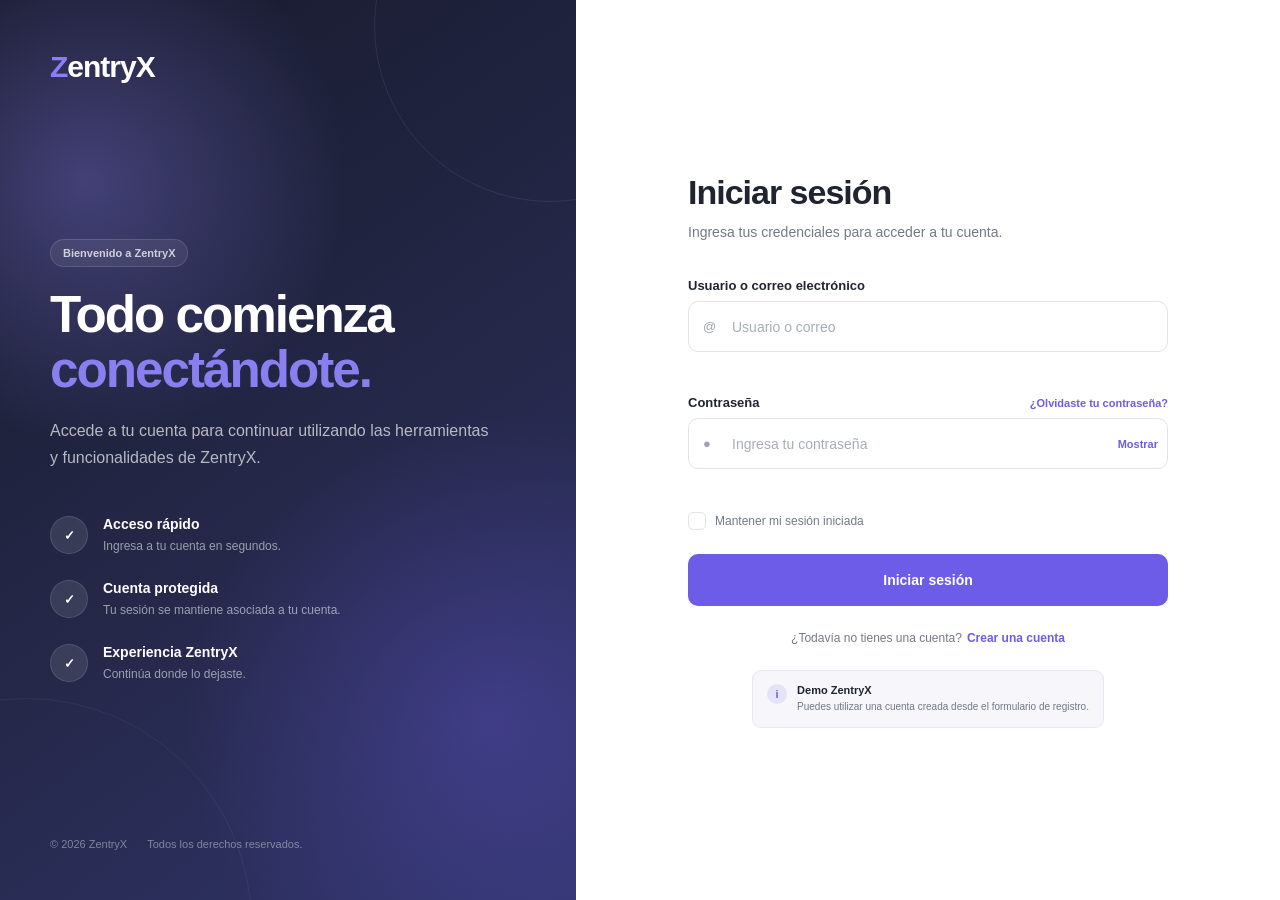
<file: pages/servicios.html>
<!DOCTYPE html>
<html lang="es">

<head>

    <meta charset="UTF-8">

    <meta name="viewport" content="width=device-width, initial-scale=1.0">

    <title>ZentryX | Explorar servicios</title>

    <!-- FONT AWESOME -->
    <link rel="stylesheet" href="https://cdnjs.cloudflare.com/ajax/libs/font-awesome/6.4.0/css/all.min.css">

    <!-- CSS -->
    <link rel="stylesheet" href="../css/servicios.css">

</head>


<body>

    <!-- =====================================================
         CONTENEDOR PRINCIPAL
    ====================================================== -->

    <div class="app-container">


        <!-- =================================================
             SIDEBAR
        ================================================== -->

        <aside class="sidebar" id="sidebar">


            <!-- HEADER -->

            <div class="sidebar-header">

                <a href="dashboard.html" class="logo">

                    Zentry<span>X</span>

                </a>


                <button class="sidebar-close" id="sidebarClose" type="button" aria-label="Cerrar menú">

                    <i class="fa-solid fa-xmark"></i>

                </button>

            </div>


            <!-- PERFIL -->

            <div class="sidebar-profile">

                <div class="profile-avatar" id="profileAvatar">

                    U

                </div>


                <div class="profile-info">

                    <strong id="sidebarUserName">
                        Usuario
                    </strong>

                    <span id="sidebarUserRole">
                        Usuario
                    </span>

                </div>

            </div>


            <!-- =================================================
                 NAVEGACIÓN
            ================================================== -->

            <nav class="sidebar-nav">


                <!-- PRINCIPAL -->

                <div class="nav-title">
                    PRINCIPAL
                </div>


                <a href="dashboard.html" class="nav-item">

                    <span class="nav-icon">
                        <i class="fa-solid fa-house"></i>
                    </span>

                    <span class="nav-text">
                        Inicio
                    </span>

                </a>


                <!-- EXPLORAR -->

                <div class="nav-title">
                    EXPLORAR
                </div>


                <a href="servicios.html" class="nav-item active">

                    <span class="nav-icon">
                        <i class="fa-solid fa-magnifying-glass"></i>
                    </span>

                    <span class="nav-text">
                        Explorar servicios
                    </span>

                </a>


                <a href="categorias.html" class="nav-item">

                    <span class="nav-icon">
                        <i class="fa-solid fa-grip"></i>
                    </span>

                    <span class="nav-text">
                        Categorías
                    </span>

                </a>


                <!-- SERVICIOS -->

                <div class="nav-title">
                    SERVICIOS
                </div>


                <a href="publicar.html" class="nav-item">

                    <span class="nav-icon">
                        <i class="fa-solid fa-plus"></i>
                    </span>

                    <span class="nav-text">
                        Publicar servicio
                    </span>

                </a>


                <a href="mis-servicios.html" class="nav-item">

                    <span class="nav-icon">
                        <i class="fa-solid fa-list"></i>
                    </span>

                    <span class="nav-text">
                        Mis servicios
                    </span>

                </a>


                <a href="mis-solicitudes.html" class="nav-item">

                    <span class="nav-icon">
                        <i class="fa-solid fa-clock"></i>
                    </span>

                    <span class="nav-text">
                        Mis solicitudes
                    </span>

                </a>


                <!-- COMUNIDAD -->

                <div class="nav-title">
                    COMUNIDAD
                </div>

                <a href="mensajes.html" class="nav-item">

                    <span class="nav-icon">
                        <i class="fa-solid fa-message"></i>
                    </span>

                    <span class="nav-text">
                        Mensajes
                    </span>

                </a>


                <!-- CUENTA -->

                <div class="nav-title">
                    CUENTA
                </div>


                <a href="perfil.html" class="nav-item">

                    <span class="nav-icon">
                        <i class="fa-solid fa-user"></i>
                    </span>

                    <span class="nav-text">
                        Mi perfil
                    </span>

                </a>


                <a href="configuracion.html" class="nav-item">

                    <span class="nav-icon">
                        <i class="fa-solid fa-gear"></i>
                    </span>

                    <span class="nav-text">
                        Configuración
                    </span>

                </a>


                <a href="perfil.html#seguridad" class="nav-item">

                    <span class="nav-icon">
                        <i class="fa-solid fa-shield-halved"></i>
                    </span>

                    <span class="nav-text">
                        Seguridad
                    </span>

                </a>


                <!-- CERRAR SESIÓN -->

                <button class="nav-item logout-button" id="logoutButton" type="button">

                    <span class="nav-icon">
                        <i class="fa-solid fa-right-from-bracket"></i>
                    </span>

                    <span class="nav-text">
                        Cerrar sesión
                    </span>

                </button>

            </nav>


            <!-- FOOTER -->

            <div class="sidebar-footer">

                <small>
                    ZentryX
                </small>

                <span>
                    Sistema de gestión
                </span>

            </div>

        </aside>


        <!--  OVERLAY SIDEBAR-->

        <div class="sidebar-overlay" id="sidebarOverlay">
        </div>


        <!-- CONTENIDO PRINCIPAL -->

        <main class="main-content">


            <!-- TOPBAR -->

            <header class="topbar">


                <div class="topbar-left">


                    <button class="menu-button" id="menuButton" type="button" aria-label="Abrir menú">

                        <i class="fa-solid fa-bars"></i>

                    </button>


                    <div>

                        <span class="page-label">
                            EXPLORAR
                        </span>

                        <h1>
                            Servicios
                        </h1>

                    </div>

                </div>


                <!-- TOPBAR RIGHT -->

                <div class="topbar-right">


                    <!-- NOTIFICACIONES -->

                    <button class="notification-button" id="notificationButton" type="button"
                        aria-label="Notificaciones">

                        <i class="fa-regular fa-bell"></i>

                        <span class="notification-dot" id="notificationDot">
                        </span>

                    </button>


                    <!-- USUARIO -->

                    <div class="topbar-user">


                        <div class="topbar-avatar" id="topbarAvatar">

                            U

                        </div>


                        <div class="topbar-user-info">

                            <strong id="topbarUserName">
                                Usuario
                            </strong>

                            <span id="topbarUserEmail">
                                usuario@zentryx.com
                            </span>

                        </div>

                    </div>

                </div>

            </header>


            <!-- =================================================
                 CONTENIDO SERVICIOS
            ================================================== -->

            <section class="services-content">


                <!-- =================================================
                     ENCABEZADO
                ================================================== -->

                <section class="services-header">


                    <div class="services-heading">

                        <span>
                            DESCUBRE
                        </span>

                        <h2>
                            Encuentra el servicio que necesitas
                        </h2>

                        <p>
                            Explora servicios ofrecidos por personas
                            dentro de la comunidad ZentryX.
                        </p>

                    </div>


                    <a href="publicar.html" class="publish-button">

                        <i class="fa-solid fa-plus"></i>

                        Publicar servicio

                    </a>

                </section>


                <!-- =================================================
                     BUSCADOR
                ================================================== -->

                <section class="search-section">


                    <div class="search-box">

                        <i class="fa-solid fa-magnifying-glass"></i>

                        <input type="search" id="serviceSearch" placeholder="¿Qué servicio estás buscando?"
                            autocomplete="off">

                        <button type="button" id="clearSearch" aria-label="Limpiar búsqueda">

                            <i class="fa-solid fa-xmark"></i>

                        </button>

                    </div>


                    <button class="filter-button" id="filterButton" type="button">

                        <i class="fa-solid fa-sliders"></i>

                        Filtros

                    </button>

                </section>


                <!-- =================================================
                     CATEGORÍAS
                ================================================== -->

                <section class="category-section">


                    <div class="section-label">

                        <span>
                            CATEGORÍAS
                        </span>

                    </div>


                    <div class="category-list" id="categoryList">


                        <button class="category-chip active" type="button" data-category="todos">

                            Todos

                        </button>


                        <button class="category-chip" type="button" data-category="tecnologia">

                            <i class="fa-solid fa-laptop-code"></i>

                            Tecnología

                        </button>


                        <button class="category-chip" type="button" data-category="diseno">

                            <i class="fa-solid fa-pen-ruler"></i>

                            Diseño

                        </button>


                        <button class="category-chip" type="button" data-category="educacion">

                            <i class="fa-solid fa-graduation-cap"></i>

                            Educación

                        </button>


                        <button class="category-chip" type="button" data-category="hogar">

                            <i class="fa-solid fa-house"></i>

                            Hogar

                        </button>


                        <button class="category-chip" type="button" data-category="negocios">

                            <i class="fa-solid fa-briefcase"></i>

                            Negocios

                        </button>


                        <button class="category-chip" type="button" data-category="marketing">

                            <i class="fa-solid fa-bullhorn"></i>

                            Marketing

                        </button>


                        <button class="category-chip" type="button" data-category="otros">

                            <i class="fa-solid fa-ellipsis"></i>

                            Otros

                        </button>

                    </div>

                </section>


                <!-- =================================================
                     BARRA DE RESULTADOS
                ================================================== -->

                <section class="results-toolbar">


                    <div>

                        <strong id="resultsCount">
                            0 servicios
                        </strong>

                        <span>
                            disponibles para ti
                        </span>

                    </div>


                    <div class="sort-container">

                        <label for="sortServices">
                            Ordenar por
                        </label>

                        <select id="sortServices">

                            <option value="recent">
                                Más recientes
                            </option>

                            <option value="rating">
                                Mejor valorados
                            </option>

                            <option value="price-low">
                                Precio: menor a mayor
                            </option>

                            <option value="price-high">
                                Precio: mayor a menor
                            </option>

                        </select>

                    </div>

                </section>


                <!-- =================================================
                     FILTROS AVANZADOS
                ================================================== -->

                <section class="advanced-filters" id="advancedFilters">


                    <div class="filter-group">

                        <label for="locationFilter">
                            <i class="fa-solid fa-location-dot"></i>

                            Ubicación
                        </label>

                        <input type="text" id="locationFilter" placeholder="Ej. Managua">

                    </div>


                    <div class="filter-group">

                        <label for="priceFilter">

                            <i class="fa-solid fa-dollar-sign"></i>

                            Precio máximo

                        </label>

                        <input type="number" id="priceFilter" min="0" placeholder="Ej. 50">

                    </div>


                    <div class="filter-group">

                        <label for="ratingFilter">

                            <i class="fa-solid fa-star"></i>

                            Valoración mínima

                        </label>

                        <select id="ratingFilter">

                            <option value="0">
                                Cualquier valoración
                            </option>

                            <option value="3">
                                3 estrellas o más
                            </option>

                            <option value="4">
                                4 estrellas o más
                            </option>

                            <option value="4.5">
                                4.5 estrellas o más
                            </option>

                        </select>

                    </div>


                    <button class="clear-filters" id="clearFilters" type="button">

                        <i class="fa-solid fa-rotate-left"></i>

                        Limpiar filtros

                    </button>

                </section>


                <!-- =================================================
                     GRID DE SERVICIOS
                ================================================== -->

                <section class="services-grid" id="servicesGrid">


                    <!--
                        Los servicios serán generados
                        dinámicamente mediante JavaScript.
                    -->


                </section>


                <!-- =================================================
                     ESTADO VACÍO
                ================================================== -->

                <section class="services-empty" id="servicesEmpty" hidden>


                    <div class="empty-icon">

                        <i class="fa-solid fa-magnifying-glass"></i>

                    </div>


                    <h3>
                        No encontramos servicios
                    </h3>


                    <p>
                        Intenta cambiar tu búsqueda o modificar
                        los filtros utilizados.
                    </p>


                    <button type="button" id="emptyClearFilters">

                        Limpiar búsqueda

                    </button>

                </section>


                <!-- =================================================
                     PAGINACIÓN
                ================================================== -->

                <div class="pagination" id="pagination">

                </div>


            </section>

        </main>

    </div>


    <!-- =====================================================
         PANEL DE NOTIFICACIONES
    ====================================================== -->

    <div class="notification-panel" id="notificationPanel">


        <div class="notification-header">

            <div>

                <span>
                    CENTRO
                </span>

                <h3>
                    Notificaciones
                </h3>

            </div>


            <button id="closeNotifications" type="button" aria-label="Cerrar notificaciones">

                <i class="fa-solid fa-xmark"></i>

            </button>

        </div>


        <div class="notification-list" id="notificationList">

        </div>

    </div>


    <!-- =====================================================
         MODAL CERRAR SESIÓN
    ====================================================== -->

    <div class="modal" id="logoutModal">


        <div class="modal-overlay" id="logoutModalOverlay">
        </div>


        <div class="modal-content">


            <div class="modal-icon">

                <i class="fa-solid fa-right-from-bracket"></i>

            </div>


            <h2>
                ¿Cerrar sesión?
            </h2>


            <p>
                Tu sesión actual se cerrará y tendrás que
                iniciar sesión nuevamente para acceder a ZentryX.
            </p>


            <div class="modal-actions">


                <button class="modal-cancel" id="cancelLogout" type="button">

                    Cancelar

                </button>


                <button class="modal-confirm" id="confirmLogout" type="button">

                    Cerrar sesión

                </button>

            </div>

        </div>

    </div>


    <!-- =====================================================
         TOAST
    ====================================================== -->

    <div class="toast" id="toast">


        <div class="toast-icon" id="toastIcon">

            <i class="fa-solid fa-circle-check"></i>

        </div>


        <div>

            <strong id="toastTitle">
                Correcto
            </strong>

            <p id="toastMessage">
                Operación realizada correctamente.
            </p>

        </div>

    </div>


    <!-- =====================================================
         JAVASCRIPT
    ====================================================== -->

    <script src="../js/servicios.js"></script>

</body>

</html>
</file>
<file: css/styles.css>
/* =========================================================
   ZENTRYX
   styles.css
   ========================================================= */

/* =========================================================
   VARIABLES
   ========================================================= */

:root {

    --primary: #123499;
    --primary-dark: #5048d8;
    --primary-light: #817bff;

    --dark: #0b0d17;
    --dark-2: #111420;
    --dark-3: #181b29;

    --text: #171925;
    --text-light: #697080;
    --text-white: #ffffff;

    --background: #ffffff;
    --background-soft: #f7f8fc;

    --border: #e7e9f0;
    --border-dark: #292d3d;

    --success: #24b47e;

    --radius-sm: 8px;
    --radius-md: 14px;
    --radius-lg: 22px;
    --radius-xl: 30px;

    --shadow-sm:
        0 4px 15px rgba(20, 24, 40, 0.06);

    --shadow-md:
        0 15px 40px rgba(20, 24, 40, 0.10);

    --shadow-lg:
        0 30px 80px rgba(20, 24, 40, 0.15);

    --transition:
        all 0.25s ease;

    --container:
        1180px;
}


/* =========================================================
   RESET
   ========================================================= */

* {
    margin: 0;
    padding: 0;
    box-sizing: border-box;
}

html {
    scroll-behavior: smooth;
}

body {

    font-family:
        Inter,
        -apple-system,
        BlinkMacSystemFont,
        "Segoe UI",
        Roboto,
        Arial,
        sans-serif;

    background: var(--background);

    color: var(--text);

    line-height: 1.6;

    overflow-x: hidden;
}

a {
    text-decoration: none;
    color: inherit;
}

button,
input {
    font-family: inherit;
}

button {
    cursor: pointer;
}

img {
    max-width: 100%;
    display: block;
}


/* =========================================================
   CONTAINER
   ========================================================= */

.container {

    width: min(
        calc(100% - 40px),
        var(--container)
    );

    margin: 0 auto;
}


/* =========================================================
   BUTTONS
   ========================================================= */

.btn {

    display: inline-flex;

    align-items: center;
    justify-content: center;

    gap: 10px;

    padding: 11px 20px;

    border-radius: 10px;

    border: 1px solid transparent;

    font-size: 14px;

    font-weight: 600;

    transition: var(--transition);

    white-space: nowrap;
}

.btn-primary {

    background: var(--primary);

    color: white;

    box-shadow:
        0 8px 20px rgba(99, 91, 255, 0.22);
}

.btn-primary:hover {

    background: var(--primary-dark);

    transform: translateY(-2px);

    box-shadow:
        0 12px 28px rgba(99, 91, 255, 0.30);
}

.btn-outline {

    border-color: var(--border);

    background: white;

    color: var(--text);
}

.btn-outline:hover {

    border-color: var(--primary);

    color: var(--primary);
}

.btn-secondary {

    background: var(--background-soft);

    color: var(--text);

    border-color: var(--border);
}

.btn-secondary:hover {

    border-color: var(--primary);

    color: var(--primary);

    background: white;
}

.btn-dark {

    background: var(--dark);

    color: white;
}

.btn-dark:hover {

    background: #171a27;

    transform: translateY(-2px);
}

.btn-light {

    background: white;

    color: var(--text);
}

.btn-light:hover {

    background: #f2f3f8;

    transform: translateY(-2px);
}

.btn-large {

    padding: 15px 25px;

    font-size: 15px;

    border-radius: 12px;
}

.full-width {
    width: 100%;
}


/* =========================================================
   NAVBAR
   ========================================================= */

.navbar {

    position: sticky;

    top: 0;

    z-index: 1000;

    background:
        rgba(255, 255, 255, 0.92);

    backdrop-filter:
        blur(18px);

    -webkit-backdrop-filter:
        blur(18px);

    border-bottom:
        1px solid rgba(231, 233, 240, 0.8);
}

.navbar-content {

    height: 76px;

    display: flex;

    align-items: center;

    justify-content: space-between;
}


/* LOGO */

.logo {

    display: inline-flex;

    align-items: center;

    gap: 10px;

    font-weight: 800;

    font-size: 22px;

    letter-spacing: -0.8px;
}

.logo-mark {

    width: 34px;
    height: 34px;

    display: flex;

    align-items: center;
    justify-content: center;

    border-radius: 10px;

    background:
        linear-gradient(
            135deg,
            var(--primary),
            #123499
        );

    color: white;

    font-size: 18px;

    font-weight: 800;

    box-shadow:
        0 6px 16px rgba(99, 91, 255, 0.25);
}

.logo-text span {
    color: var(--primary);
}


/* NAV MENU */

.nav-menu {

    display: flex;

    align-items: center;

    gap: 32px;
}

.nav-link {

    position: relative;

    color: var(--text-light);

    font-size: 14px;

    font-weight: 500;

    transition: var(--transition);
}

.nav-link:hover,
.nav-link.active {

    color: var(--text);
}

.nav-link.active::after {

    content: "";

    position: absolute;

    left: 0;
    right: 0;

    bottom: -8px;

    height: 2px;

    background: var(--primary);

    border-radius: 10px;
}


/* NAV ACTIONS */

.nav-actions {

    display: flex;

    align-items: center;

    gap: 10px;
}


/* MOBILE BUTTON */

.mobile-menu-button {

    display: none;

    border: none;

    background: transparent;

    font-size: 25px;

    color: var(--text);
}


/* MOBILE MENU */

.mobile-menu {

    display: none;

    flex-direction: column;

    padding: 15px 20px 20px;

    background: white;

    border-top: 1px solid var(--border);
}

.mobile-menu a {

    padding: 12px 0;

    font-size: 15px;

    font-weight: 500;

    color: var(--text);
}

.mobile-register {

    color: var(--primary) !important;
}


/* =========================================================
   HERO
   ========================================================= */

.hero {

    position: relative;

    padding:
        40px 0
        90px;

    background:
        radial-gradient(
            circle at 85% 30%,
            rgba(99, 91, 255, 0.10),
            transparent 32%
        ),
        radial-gradient(
            circle at 10% 80%,
            rgba(120, 100, 255, 0.07),
            transparent 30%
        );
}

.hero-grid {

    display: grid;

    grid-template-columns:
        1.05fr
        0.95fr;

    align-items: center;

    gap: 70px;
}


/* HERO CONTENT */

.hero-content {
    position: relative;
    z-index: 2;
}

.hero-badge {

    display: inline-flex;

    align-items: center;

    gap: 8px;

    padding: 7px 12px;

    margin-bottom: 24px;

    border:
        1px solid
        rgba(99, 91, 255, 0.15);

    background:
        rgba(99, 91, 255, 0.06);

    border-radius: 50px;

    color: var(--primary);

    font-size: 12px;

    font-weight: 700;

    text-transform: uppercase;

    letter-spacing: 0.6px;
}

.badge-dot {

    width: 7px;
    height: 7px;

    border-radius: 50%;

    background: var(--success);

    box-shadow:
        0 0 0 4px rgba(36, 180, 126, 0.10);
}


.hero h1 {

    max-width: 700px;

    font-size:
        clamp(48px, 6vw, 72px);

    line-height: 1.03;

    letter-spacing: -3.5px;

    font-weight: 800;

    color: var(--dark);

    margin-bottom: 25px;
}

.hero h1 span {

    display: block;

    background:
        linear-gradient(
            100deg,
            var(--primary),
            #8b85ff
        );

    -webkit-background-clip: text;

    background-clip: text;

    -webkit-text-fill-color: transparent;
}

.hero-description {

    max-width: 610px;

    color: var(--text-light);

    font-size: 17px;

    line-height: 1.75;

    margin-bottom: 32px;
}

.hero-buttons {

    display: flex;

    align-items: center;

    gap: 12px;

    margin-bottom: 42px;
}


/* HERO STATS */

.hero-stats {

    display: flex;

    align-items: center;

    gap: 20px;
}

.stat {

    display: flex;

    flex-direction: column;
}

.stat strong {

    font-size: 22px;

    line-height: 1.2;

    color: var(--dark);
}

.stat span {

    font-size: 12px;

    color: var(--text-light);
}

.stat-divider {

    width: 1px;

    height: 34px;

    background: var(--border);
}


/* =========================================================
   HERO NETWORK VISUAL
   ========================================================= */

.hero-visual {

    position: relative;

    min-height: 500px;

    display: flex;

    align-items: center;

    justify-content: center;
}

.visual-glow {

    position: absolute;

    width: 400px;
    height: 400px;

    border-radius: 50%;

    background:
        radial-gradient(
            circle,
            rgba(99, 91, 255, 0.18),
            transparent 68%
        );

    filter: blur(10px);
}


/* NETWORK CARD */

.network-card {

    position: relative;

    z-index: 2;

    width: 100%;

    max-width: 500px;

    min-height: 440px;

    padding: 25px;

    border:
        1px solid
        rgba(255, 255, 255, 0.08);

    border-radius: 26px;

    background:
        linear-gradient(
            145deg,
            #171a29,
            #0d0f1b
        );

    box-shadow:
        0 35px 90px
        rgba(15, 17, 30, 0.25);

    overflow: hidden;
}

.network-card::before {

    content: "";

    position: absolute;

    width: 300px;
    height: 300px;

    top: -150px;
    right: -120px;

    border-radius: 50%;

    background:
        rgba(99, 91, 255, 0.13);

    filter: blur(30px);
}


/* NETWORK HEADER */

.network-header {

    position: relative;

    z-index: 5;

    display: flex;

    align-items: flex-start;

    justify-content: space-between;
}

.small-label {

    display: block;

    color: #73798c;

    font-size: 9px;

    font-weight: 700;

    letter-spacing: 1.4px;

    margin-bottom: 4px;
}

.network-header h3 {

    color: white;

    font-size: 17px;

    font-weight: 650;
}

.online-status {

    color: #50d59d;

    font-size: 11px;

    font-weight: 600;
}


/* NETWORK MAP */

.network-map {

    position: relative;

    width: 100%;

    height: 350px;

    margin-top: 5px;
}


/* CENTER */

.network-node {

    position: absolute;

    z-index: 5;

    display: flex;

    flex-direction: column;

    align-items: center;

    gap: 6px;

    color: #b8bdcb;

    font-size: 10px;

    font-weight: 500;
}

.node-center {

    top: 50%;

    left: 50%;

    transform:
        translate(-50%, -50%);
}

.node-icon {

    width: 66px;
    height: 66px;

    display: flex;

    align-items: center;
    justify-content: center;

    border-radius: 20px;

    background:
        linear-gradient(
            135deg,
            var(--primary),
            #8983ff
        );

    color: white;

    font-size: 27px;

    font-weight: 800;

    box-shadow:
        0 0 0 8px
        rgba(99, 91, 255, 0.08),
        0 15px 30px
        rgba(99, 91, 255, 0.30);
}


/* OUTER NODES */

.node-circle {

    width: 45px;
    height: 45px;

    display: flex;

    align-items: center;
    justify-content: center;

    border-radius: 14px;

    background:
        rgba(255, 255, 255, 0.06);

    border:
        1px solid
        rgba(255, 255, 255, 0.09);

    font-size: 18px;

    box-shadow:
        0 8px 20px
        rgba(0, 0, 0, 0.15);
}


/* NODE POSITIONS */

.node-1 {

    top: 16%;

    left: 16%;
}

.node-2 {

    top: 12%;

    right: 15%;
}

.node-3 {

    bottom: 12%;

    left: 13%;
}

.node-4 {

    bottom: 13%;

    right: 14%;
}

.node-5 {

    top: 50%;

    right: 3%;

    transform:
        translateY(-50%);
}


/* CONNECTIONS */

.connection {

    position: absolute;

    height: 1px;

    background:
        linear-gradient(
            90deg,
            transparent,
            rgba(99, 91, 255, 0.65),
            transparent
        );

    transform-origin: left center;

    opacity: 0.7;
}

.connection-1 {

    width: 160px;

    top: 39%;

    left: 26%;

    transform: rotate(22deg);
}

.connection-2 {

    width: 160px;

    top: 38%;

    right: 26%;

    transform:
        rotate(-22deg);
}

.connection-3 {

    width: 160px;

    bottom: 39%;

    left: 26%;

    transform:
        rotate(-22deg);
}

.connection-4 {

    width: 160px;

    bottom: 38%;

    right: 26%;

    transform:
        rotate(22deg);
}

.connection-5 {

    width: 120px;

    top: 50%;

    left: 50%;

    transform:
        rotate(0deg);
}


/* =========================================================
   SEARCH
   ========================================================= */

.search-section {

    position: relative;

    z-index: 10;

    margin-top: -30px;

    padding-bottom: 25px;
}

.search-box {

    display: flex;

    align-items: center;

    gap: 15px;

    padding: 9px;

    background: white;

    border:
        1px solid
        var(--border);

    border-radius: 16px;

    box-shadow:
        0 15px 40px
        rgba(20, 24, 40, 0.09);
}

.search-icon {

    padding-left: 14px;

    font-size: 19px;

    opacity: 0.6;
}

.search-box input {

    flex: 1;

    border: none;

    outline: none;

    background: transparent;

    font-size: 15px;

    color: var(--text);

    min-width: 0;
}

.search-box input::placeholder {
    color: #9297a5;
}

.search-button {

    border: none;

    background: var(--dark);

    color: white;

    padding: 13px 23px;

    border-radius: 10px;

    font-size: 14px;

    font-weight: 600;

    transition: var(--transition);
}

.search-button:hover {

    background: var(--primary);

    transform: translateY(-1px);
}

.search-suggestions {

    display: flex;

    align-items: center;

    gap: 8px;

    padding: 13px 5px;

    flex-wrap: wrap;

    color: var(--text-light);

    font-size: 12px;
}

.search-suggestions button {

    border:
        1px solid
        var(--border);

    background: white;

    color: var(--text-light);

    border-radius: 50px;

    padding: 5px 11px;

    font-size: 11px;

    transition: var(--transition);
}

.search-suggestions button:hover {

    border-color: var(--primary);

    color: var(--primary);
}


/* =========================================================
   SECTIONS
   ========================================================= */

.section {

    padding:
        105px 0;
}

.section-dark {

    background: var(--dark);

    color: white;
}

.section-heading {

    display: flex;

    align-items: flex-end;

    justify-content: space-between;

    gap: 30px;

    margin-bottom: 45px;
}

.section-heading.centered {

    display: flex;

    flex-direction: column;

    align-items: center;

    text-align: center;
}

.section-heading.centered p {

    max-width: 570px;
}

.section-label {

    display: block;

    margin-bottom: 10px;

    color: var(--primary);

    font-size: 11px;

    font-weight: 800;

    letter-spacing: 1.6px;
}

.section-heading h2 {

    font-size:
        clamp(30px, 4vw, 46px);

    line-height: 1.1;

    letter-spacing: -1.8px;

    color: inherit;
}

.section-heading p {

    margin-top: 14px;

    color: var(--text-light);

    font-size: 15px;
}

.view-all {

    color: var(--primary);

    font-size: 13px;

    font-weight: 700;

    white-space: nowrap;

    transition: var(--transition);
}

.view-all:hover {

    transform: translateX(4px);
}

.view-all.light {
    color: #9b96ff;
}


/* =========================================================
   CATEGORIES
   ========================================================= */

.categories {

    display: grid;

    grid-template-columns:
        repeat(4, 1fr);

    gap: 18px;
}

.category-card {

    padding: 28px;

    border:
        1px solid
        var(--border);

    border-radius: var(--radius-lg);

    background: white;

    transition: var(--transition);
}

.category-card:hover {

    transform:
        translateY(-7px);

    border-color:
        rgba(99, 91, 255, 0.3);

    box-shadow: var(--shadow-md);
}

.category-icon {

    width: 52px;
    height: 52px;

    display: flex;

    align-items: center;
    justify-content: center;

    margin-bottom: 20px;

    border-radius: 15px;

    background:
        rgba(99, 91, 255, 0.08);

    font-size: 23px;
}

.category-card h3 {

    font-size: 17px;

    margin-bottom: 7px;
}

.category-card p {

    color: var(--text-light);

    font-size: 13px;

    line-height: 1.6;

    margin-bottom: 20px;
}

.category-count {

    color: var(--primary);

    font-size: 12px;

    font-weight: 700;
}


/* =========================================================
   BUSINESS CARDS
   ========================================================= */

.business-grid {

    display: grid;

    grid-template-columns:
        repeat(3, 1fr);

    gap: 20px;
}

.business-card {

    overflow: hidden;

    border:
        1px solid
        var(--border-dark);

    border-radius: var(--radius-lg);

    background: var(--dark-2);

    transition: var(--transition);
}

.business-card:hover {

    transform:
        translateY(-6px);

    border-color:
        rgba(99, 91, 255, 0.45);
}


/* BUSINESS IMAGE */

.business-image {

    height: 190px;

    display: flex;

    align-items: flex-end;

    padding: 20px;

    position: relative;

    overflow: hidden;
}

.business-image::before {

    content: "";

    position: absolute;

    inset: 0;

    background:
        radial-gradient(
            circle at 70% 20%,
            rgba(255,255,255,0.13),
            transparent 35%
        );
}

.business-image span {

    position: relative;

    z-index: 2;

    padding: 5px 9px;

    border-radius: 6px;

    background:
        rgba(0, 0, 0, 0.30);

    color: white;

    font-size: 9px;

    font-weight: 800;

    letter-spacing: 1px;
}

.business-tech {

    background:
        linear-gradient(
            135deg,
            #282d52,
            #5961aa
        );
}

.business-design {

    background:
        linear-gradient(
            135deg,
            #35244e,
            #8157a8
        );
}

.business-commerce {

    background:
        linear-gradient(
            135deg,
            #1f3e42,
            #397b72
        );
}


/* BUSINESS CONTENT */

.business-content {

    padding: 22px;
}

.business-title {

    display: flex;

    align-items: center;

    gap: 7px;

    margin-bottom: 7px;
}

.business-title h3 {

    color: white;

    font-size: 17px;
}

.verified {

    width: 17px;
    height: 17px;

    display: flex;

    align-items: center;
    justify-content: center;

    border-radius: 50%;

    background: var(--primary);

    color: white;

    font-size: 9px;
}

.business-content p {

    color: #8d93a5;

    font-size: 13px;

    line-height: 1.6;

    min-height: 42px;
}

.business-footer {

    display: flex;

    align-items: center;

    justify-content: space-between;

    margin-top: 20px;

    padding-top: 15px;

    border-top:
        1px solid
        var(--border-dark);

    color: #73798c;

    font-size: 11px;
}

.business-footer a {

    color: #9b96ff;

    font-weight: 700;
}


/* =========================================================
   STEPS
   ========================================================= */

.steps-grid {

    display: grid;

    grid-template-columns:
        1fr
        30px
        1fr
        30px
        1fr;

    align-items: center;

    gap: 20px;
}

.step-card {

    position: relative;

    padding: 32px;

    border:
        1px solid
        var(--border);

    border-radius: var(--radius-lg);

    background: white;

    text-align: center;

    transition: var(--transition);
}

.step-card:hover {

    box-shadow: var(--shadow-md);

    transform:
        translateY(-5px);
}

.step-number {

    position: absolute;

    top: 18px;
    right: 20px;

    color:
        rgba(99, 91, 255, 0.18);

    font-size: 11px;

    font-weight: 800;
}

.step-icon {

    width: 65px;
    height: 65px;

    display: flex;

    align-items: center;
    justify-content: center;

    margin:
        0 auto
        20px;

    border-radius: 19px;

    background:
        rgba(99, 91, 255, 0.08);

    font-size: 27px;
}

.step-card h3 {

    margin-bottom: 8px;

    font-size: 19px;
}

.step-card p {

    color: var(--text-light);

    font-size: 13px;

    line-height: 1.7;
}

.step-line {

    height: 1px;

    background:
        linear-gradient(
            90deg,
            transparent,
            var(--primary),
            transparent
        );
}


/* =========================================================
   ENTREPRENEUR SECTION
   ========================================================= */

.entrepreneur-section {

    background: var(--background-soft);
}

.entrepreneur-grid {

    display: grid;

    grid-template-columns:
        1fr
        0.9fr;

    align-items: center;

    gap: 90px;
}

.entrepreneur-content h2 {

    max-width: 600px;

    font-size:
        clamp(34px, 4vw, 50px);

    line-height: 1.08;

    letter-spacing: -2px;

    margin-bottom: 20px;
}

.entrepreneur-content > p {

    max-width: 550px;

    color: var(--text-light);

    font-size: 15px;

    line-height: 1.8;

    margin-bottom: 28px;
}

.benefit-list {

    list-style: none;

    display: flex;

    flex-direction: column;

    gap: 13px;

    margin-bottom: 30px;
}

.benefit-list li {

    display: flex;

    align-items: center;

    gap: 10px;

    font-size: 14px;

    font-weight: 600;
}

.benefit-list li span {

    width: 21px;
    height: 21px;

    display: flex;

    align-items: center;
    justify-content: center;

    border-radius: 50%;

    background:
        rgba(36, 180, 126, 0.12);

    color: var(--success);

    font-size: 11px;
}


/* ENTREPRENEUR PREVIEW */

.entrepreneur-card {

    padding: 25px;

    border-radius: 25px;

    background:
        linear-gradient(
            145deg,
            #171a29,
            #0d0f1b
        );

    box-shadow: var(--shadow-lg);
}

.profile-preview {

    padding: 25px;

    border:
        1px solid
        rgba(255,255,255,0.08);

    border-radius: 18px;

    background:
        rgba(255,255,255,0.04);
}

.profile-top {

    display: flex;

    align-items: center;

    gap: 15px;

    padding-bottom: 22px;

    border-bottom:
        1px solid
        rgba(255,255,255,0.08);
}

.profile-avatar {

    width: 58px;
    height: 58px;

    display: flex;

    align-items: center;
    justify-content: center;

    border-radius: 16px;

    background:
        linear-gradient(
            135deg,
            var(--primary),
            #8983ff
        );

    color: white;

    font-size: 17px;

    font-weight: 800;
}

.verified-label {

    color: #4fd49d;

    font-size: 9px;

    font-weight: 700;
}

.profile-top h3 {

    color: white;

    font-size: 18px;

    line-height: 1.3;
}

.profile-top p {

    color: #81879a;

    font-size: 11px;
}


/* PROFILE STATS */

.profile-stats {

    display: grid;

    grid-template-columns:
        repeat(3, 1fr);

    padding: 22px 0;
}

.profile-stats div {

    text-align: center;

    border-right:
        1px solid
        rgba(255,255,255,0.08);
}

.profile-stats div:last-child {
    border-right: none;
}

.profile-stats strong {

    display: block;

    color: white;

    font-size: 18px;
}

.profile-stats span {

    color: #7e8495;

    font-size: 10px;
}


/* PROFILE ACTIONS */

.profile-actions {

    display: grid;

    grid-template-columns:
        1fr
        1fr;

    gap: 10px;
}

.profile-actions button {

    padding: 11px;

    border:
        1px solid
        rgba(255,255,255,0.09);

    border-radius: 9px;

    background:
        rgba(255,255,255,0.04);

    color: #d6d9e2;

    font-size: 11px;

    transition: var(--transition);
}

.profile-actions button:hover {

    background: var(--primary);

    border-color: var(--primary);

    color: white;
}


/* =========================================================
   PLANS
   ========================================================= */

.plans-grid {

    display: grid;

    grid-template-columns:
        repeat(3, 1fr);

    gap: 20px;

    align-items: stretch;
}

.plan-card {

    position: relative;

    display: flex;

    flex-direction: column;

    padding: 32px;

    border:
        1px solid
        var(--border);

    border-radius: var(--radius-lg);

    background: white;

    transition: var(--transition);
}

.plan-card:hover {

    transform:
        translateY(-6px);

    box-shadow: var(--shadow-md);
}

.plan-card.featured {

    border:
        2px solid
        var(--primary);

    box-shadow:
        0 20px 50px
        rgba(99, 91, 255, 0.13);
}

.popular {

    position: absolute;

    top: -12px;

    left: 50%;

    transform:
        translateX(-50%);

    padding: 5px 12px;

    border-radius: 50px;

    background: var(--primary);

    color: white;

    font-size: 9px;

    font-weight: 800;

    letter-spacing: 0.7px;
}

.plan-name {

    color: var(--primary);

    font-size: 10px;

    font-weight: 800;

    letter-spacing: 1.4px;

    margin-bottom: 13px;
}

.plan-card h3 {

    font-size: 38px;

    letter-spacing: -1.5px;

    margin-bottom: 8px;
}

.plan-card h3 small {

    color: var(--text-light);

    font-size: 12px;

    font-weight: 500;

    letter-spacing: 0;
}

.plan-card > p {

    min-height: 55px;

    color: var(--text-light);

    font-size: 13px;

    line-height: 1.6;
}

.plan-card ul {

    display: flex;

    flex-direction: column;

    gap: 12px;

    list-style: none;

    padding:
        25px 0;

    margin:
        20px 0 25px;

    border-top:
        1px solid
        var(--border);

    flex: 1;
}

.plan-card li {

    color: #515666;

    font-size: 12px;

    font-weight: 500;
}


/* =========================================================
   CTA
   ========================================================= */

.cta-section {

    padding:
        100px 0;

    background:
        linear-gradient(
            135deg,
            var(--primary),
            #5149cf
        );

    color: white;

    text-align: center;
}

.cta-content {

    max-width: 700px;

    margin: 0 auto;
}

.cta-content .section-label {

    color: rgba(255,255,255,0.65);
}

.cta-content h2 {

    font-size:
        clamp(35px, 5vw, 58px);

    line-height: 1.05;

    letter-spacing: -2.5px;

    margin-bottom: 18px;
}

.cta-content p {

    max-width: 550px;

    margin:
        0 auto
        30px;

    color:
        rgba(255,255,255,0.78);

    font-size: 15px;
}

.cta-buttons {

    display: flex;

    align-items: center;
    justify-content: center;

    gap: 10px;
}


/* =========================================================
   FOOTER
   ========================================================= */

.footer {

    padding:
        65px 0 25px;

    background: #080a12;

    color: white;
}

.footer-grid {

    display: grid;

    grid-template-columns:
        2fr
        1fr
        1fr
        1fr;

    gap: 50px;

    padding-bottom: 50px;
}

.footer-brand p {

    max-width: 300px;

    margin-top: 18px;

    color: #73798c;

    font-size: 13px;

    line-height: 1.7;
}

.footer-column {

    display: flex;

    flex-direction: column;

    gap: 11px;
}

.footer-column h4 {

    margin-bottom: 7px;

    color: white;

    font-size: 13px;
}

.footer-column a {

    color: #747a8d;

    font-size: 12px;

    transition: var(--transition);
}

.footer-column a:hover {

    color: #a29dff;

    transform: translateX(3px);
}

.footer-bottom {

    display: flex;

    align-items: center;

    justify-content: space-between;

    padding-top: 23px;

    border-top:
        1px solid
        rgba(255,255,255,0.07);

    color: #5e6475;

    font-size: 10px;
}


/* =========================================================
   RESPONSIVE - TABLET
   ========================================================= */

@media (max-width: 1000px) {

    .nav-menu {
        gap: 20px;
    }

    .hero-grid {

        grid-template-columns:
            1fr;

        gap: 50px;

        text-align: center;
    }

    .hero-content {

        display: flex;

        flex-direction: column;

        align-items: center;
    }

    .hero h1 {
        max-width: 800px;
    }

    .hero-description {
        max-width: 680px;
    }

    .hero-visual {
        min-height: 470px;
    }

    .categories {

        grid-template-columns:
            repeat(2, 1fr);
    }

    .entrepreneur-grid {

        grid-template-columns:
            1fr;

        gap: 55px;
    }

    .entrepreneur-content {
        text-align: center;
    }

    .entrepreneur-content > p {
        margin-left: auto;
        margin-right: auto;
    }

    .benefit-list {
        align-items: center;
    }

    .plans-grid {

        grid-template-columns:
            repeat(3, 1fr);

        gap: 12px;
    }

    .plan-card {
        padding: 25px 20px;
    }

    .footer-grid {
        grid-template-columns:
            1.5fr
            1fr
            1fr
            1fr;
    }
}


/* =========================================================
   RESPONSIVE - MOBILE
   ========================================================= */

@media (max-width: 760px) {

    .container {

        width:
            min(
                calc(100% - 30px),
                var(--container)
            );
    }


    /* NAV */

    .navbar-content {
        height: 68px;
    }

    .nav-menu,
    .nav-actions {
        display: none;
    }

    .mobile-menu-button {
        display: block;
    }


    /* HERO */

    .hero {

        padding:
            70px 0
            75px;
    }

    .hero h1 {

        font-size:
            clamp(42px, 12vw, 58px);

        letter-spacing: -2.5px;
    }

    .hero-description {

        font-size: 15px;
    }

    .hero-buttons {

        width: 100%;

        flex-direction: column;
    }

    .hero-buttons .btn {

        width: 100%;
    }

    .hero-stats {

        gap: 12px;
    }

    .stat strong {
        font-size: 18px;
    }

    .stat span {
        font-size: 10px;
    }


    /* NETWORK */

    .hero-visual {

        min-height: 400px;
    }

    .network-card {

        min-height: 390px;

        padding: 20px;
    }

    .network-map {

        height: 305px;
    }

    .node-5 {
        display: none;
    }

    .connection-5 {
        display: none;
    }


    /* SEARCH */

    .search-section {

        margin-top: -20px;
    }

    .search-box {

        gap: 8px;
    }

    .search-icon {
        padding-left: 8px;
    }

    .search-button {

        padding:
            12px 15px;
    }


    /* SECTIONS */

    .section {

        padding:
            75px 0;
    }

    .section-heading {

        align-items: flex-start;

        flex-direction: column;

        margin-bottom: 32px;
    }


    /* CATEGORIES */

    .categories {

        grid-template-columns:
            1fr 1fr;

        gap: 10px;
    }

    .category-card {

        padding: 20px;

        border-radius: 16px;
    }

    .category-icon {

        width: 45px;
        height: 45px;

        font-size: 20px;
    }


    /* BUSINESSES */

    .business-grid {

        grid-template-columns:
            1fr;
    }


    /* STEPS */

    .steps-grid {

        grid-template-columns:
            1fr;

        gap: 12px;
    }

    .step-line {
        display: none;
    }


    /* ENTREPRENEUR */

    .entrepreneur-card {
        padding: 15px;
    }

    .profile-preview {
        padding: 20px;
    }


    /* PLANS */

    .plans-grid {

        grid-template-columns:
            1fr;

        gap: 20px;
    }

    .plan-card {
        padding: 28px;
    }


    /* CTA */

    .cta-section {

        padding:
            75px 0;
    }

    .cta-buttons {

        flex-direction: column;
    }

    .cta-buttons .btn {

        width: 100%;
    }


    /* FOOTER */

    .footer-grid {

        grid-template-columns:
            1fr 1fr;

        gap: 35px;
    }

    .footer-brand {

        grid-column:
            1 / -1;
    }

    .footer-bottom {

        flex-direction: column;

        align-items: flex-start;

        gap: 8px;
    }
}


/* =========================================================
   SMALL MOBILE
   ========================================================= */

@media (max-width: 430px) {

    .logo {
        font-size: 20px;
    }

    .hero h1 {
        font-size: 42px;
    }

    .hero-stats {
        width: 100%;
        justify-content: space-between;
    }

    .stat-divider {
        display: none;
    }

    .categories {

        grid-template-columns:
            1fr;
    }

    .category-card {
        padding: 22px;
    }

    .search-suggestions {
        gap: 5px;
    }

    .footer-grid {
        grid-template-columns:
            1fr;
    }
}


/* =========================================================
   ANIMATIONS
   ========================================================= */

@keyframes float {

    0%,
    100% {
        transform:
            translateY(0);
    }

    50% {
        transform:
            translateY(-8px);
    }
}

.network-card {

    animation:
        float 6s ease-in-out infinite;
}


@keyframes pulse {

    0% {
        box-shadow:
            0 0 0 0
            rgba(99, 91, 255, 0.35);
    }

    70% {
        box-shadow:
            0 0 0 15px
            rgba(99, 91, 255, 0);
    }

    100% {
        box-shadow:
            0 0 0 0
            rgba(99, 91, 255, 0);
    }
}

.node-icon {
    animation:
        pulse 3s infinite;
}


/* =========================================================
   ACCESSIBILITY
   ========================================================= */

:focus-visible {

    outline:
        3px solid
        rgba(99, 91, 255, 0.35);

    outline-offset: 3px;
}


/* =========================================================
   SELECTION
   ========================================================= */

::selection {

    background:
        rgba(99, 91, 255, 0.20);

    color: var(--dark);
}
</file>
<file: css/categorias.css>
:root {
    --primary: #6c5ce7;
    --primary-dark: #5849d6;
    --primary-light: #8b7ff0;

    --background: #f5f6fa;
    --surface: #ffffff;
    --surface-soft: #f8f8fc;

    --text: #1f2430;
    --text-light: #737986;
    --text-muted: #9da2ad;

    --border: #e5e6eb;

    --success: #20b486;
    --error: #e74c3c;
    --warning: #f39c12;
    --blue: #4385e5;

    --sidebar-width: 260px;

    --radius: 16px;

    --shadow:
        0 10px 35px rgba(31, 36, 48, 0.06);
}


/* =========================================================
   RESET
========================================================= */

* {
    margin: 0;
    padding: 0;
    box-sizing: border-box;
}

html {
    scroll-behavior: smooth;
}

body {
    min-height: 100vh;

    font-family:
        Arial,
        Helvetica,
        sans-serif;

    background: var(--background);

    color: var(--text);
}

button,
input {
    font-family: inherit;
}

button {
    cursor: pointer;
}

a {
    color: inherit;
    text-decoration: none;
}


/* =========================================================
   APP
========================================================= */

.app-container {
    min-height: 100vh;

    display: flex;
}


/* =========================================================
   SIDEBAR
========================================================= */

.sidebar {
    position: fixed;

    top: 0;
    left: 0;

    width: var(--sidebar-width);
    height: 100vh;

    z-index: 100;

    display: flex;
    flex-direction: column;

    background:
        linear-gradient(
            180deg,
            #171a2b 0%,
            #20233d 100%
        );

    color: white;

    transition:
        transform 0.3s ease;
}


/* =========================================================
   SIDEBAR HEADER
========================================================= */

.sidebar-header {
    height: 85px;

    padding: 0 25px;

    display: flex;

    align-items: center;

    justify-content: space-between;

    border-bottom:
        1px solid rgba(255, 255, 255, 0.06);
}

.logo {
    color: white;

    font-size: 27px;

    font-weight: 700;

    letter-spacing: -1px;
}

.logo span {
    color: var(--primary-light);
}

.sidebar-close {
    display: none;

    width: 32px;
    height: 32px;

    border: none;

    border-radius: 8px;

    background:
        rgba(255, 255, 255, 0.08);

    color: white;

    font-size: 20px;
}


/* =========================================================
   SIDEBAR PROFILE
========================================================= */

.sidebar-profile {
    padding: 25px;

    display: flex;

    align-items: center;

    gap: 12px;

    border-bottom:
        1px solid rgba(255, 255, 255, 0.06);
}

.profile-avatar {
    width: 42px;
    height: 42px;

    flex-shrink: 0;

    display: flex;

    align-items: center;
    justify-content: center;

    border-radius: 12px;

    background:
        linear-gradient(
            135deg,
            var(--primary),
            var(--primary-light)
        );

    color: white;

    font-size: 15px;

    font-weight: 700;
}

.profile-info {
    min-width: 0;

    display: flex;

    flex-direction: column;

    gap: 4px;
}

.profile-info strong {
    overflow: hidden;

    color: white;

    font-size: 13px;

    text-overflow: ellipsis;

    white-space: nowrap;
}

.profile-info span {
    color:
        rgba(255, 255, 255, 0.45);

    font-size: 10px;

    text-transform: uppercase;

    letter-spacing: 0.5px;
}


/* =========================================================
   NAVIGATION
========================================================= */

.sidebar-nav {
    flex: 1;

    padding: 22px 15px;

    overflow-y: auto;

    scrollbar-width: thin;

    scrollbar-color:
        rgba(255, 255, 255, 0.12)
        transparent;
}

.nav-title {
    margin: 0 10px 10px;

    color:
        rgba(255, 255, 255, 0.32);

    font-size: 9px;

    font-weight: 700;

    letter-spacing: 1px;

    line-height: 1;
}

.nav-title:not(:first-child) {
    margin-top: 24px;
}

.nav-item {
    position: relative;

    width: 100%;

    min-height: 45px;

    margin-bottom: 5px;

    padding: 0 12px;

    display: flex;

    align-items: center;

    gap: 12px;

    border: none;

    border-radius: 10px;

    background: transparent;

    color:
        rgba(255, 255, 255, 0.55);

    font-size: 12px;

    text-align: left;

    transition:
        background 0.2s ease,
        color 0.2s ease;
}

.nav-item:hover {
    background:
        rgba(255, 255, 255, 0.06);

    color: white;
}

.nav-item.active {
    background:
        rgba(108, 92, 231, 0.25);

    color: white;
}

.nav-item.active::before {
    content: "";

    position: absolute;

    left: 0;

    width: 3px;
    height: 20px;

    border-radius:
        0 5px 5px 0;

    background:
        var(--primary-light);
}

.nav-icon {
    width: 20px;

    flex-shrink: 0;

    display: inline-flex;

    align-items: center;
    justify-content: center;

    font-size: 15px;
}

.nav-text {
    flex: 1;

    min-width: 0;

    overflow: hidden;

    text-overflow: ellipsis;

    white-space: nowrap;
}

.logout-button {
    margin-top: 12px;

    color:
        rgba(255, 255, 255, 0.45);
}

.logout-button:hover {
    background:
        rgba(231, 76, 60, 0.12);

    color:
        #ff8b80;
}


/* =========================================================
   SIDEBAR FOOTER
========================================================= */

.sidebar-footer {
    padding: 18px 25px;

    display: flex;

    flex-direction: column;

    gap: 4px;

    border-top:
        1px solid rgba(255, 255, 255, 0.06);
}

.sidebar-footer small {
    color:
        rgba(255, 255, 255, 0.6);

    font-size: 10px;

    font-weight: 700;
}

.sidebar-footer span {
    color:
        rgba(255, 255, 255, 0.3);

    font-size: 8px;
}


/* =========================================================
   SIDEBAR SCROLLBAR
========================================================= */

.sidebar-nav::-webkit-scrollbar {
    width: 4px;
}

.sidebar-nav::-webkit-scrollbar-track {
    background: transparent;
}

.sidebar-nav::-webkit-scrollbar-thumb {
    border-radius: 10px;

    background:
        rgba(255, 255, 255, 0.12);
}


/* =========================================================
   OVERLAY
========================================================= */

.sidebar-overlay {
    display: none;

    position: fixed;

    inset: 0;

    z-index: 90;

    background:
        rgba(10, 12, 22, 0.55);

    backdrop-filter: blur(2px);
}


/* =========================================================
   MAIN
========================================================= */

.main-content {
    width: calc(100% - var(--sidebar-width));

    min-height: 100vh;

    margin-left: var(--sidebar-width);
}


/* =========================================================
   TOPBAR
========================================================= */

.topbar {
    position: sticky;

    top: 0;

    z-index: 50;

    height: 85px;

    padding: 0 35px;

    display: flex;

    align-items: center;

    justify-content: space-between;

    background:
        rgba(255, 255, 255, 0.95);

    border-bottom:
        1px solid var(--border);

    backdrop-filter: blur(10px);
}

.topbar-left {
    display: flex;

    align-items: center;

    gap: 15px;
}

.topbar-left h1 {
    font-size: 21px;

    line-height: 1.2;

    letter-spacing: -0.5px;
}

.page-label {
    display: block;

    margin-bottom: 4px;

    color: var(--primary);

    font-size: 8px;

    font-weight: 700;

    letter-spacing: 1.2px;
}

.menu-button {
    display: none;

    width: 38px;
    height: 38px;

    align-items: center;
    justify-content: center;

    border:
        1px solid var(--border);

    border-radius: 9px;

    background: white;

    color: var(--text);

    font-size: 18px;
}


/* =========================================================
   TOPBAR RIGHT
========================================================= */

.topbar-right {
    display: flex;

    align-items: center;

    gap: 20px;
}

.notification-button {
    position: relative;

    width: 38px;
    height: 38px;

    display: flex;

    align-items: center;
    justify-content: center;

    border:
        1px solid var(--border);

    border-radius: 10px;

    background: white;

    color: var(--text-light);

    font-size: 16px;

    transition:
        background 0.2s ease,
        color 0.2s ease;
}

.notification-button:hover {
    background: var(--surface-soft);

    color: var(--primary);
}

.notification-dot {
    position: absolute;

    top: 7px;
    right: 7px;

    width: 6px;
    height: 6px;

    display: none;

    border-radius: 50%;

    background: var(--error);
}

.notification-dot.active {
    display: block;
}


/* =========================================================
   TOPBAR USER
========================================================= */

.topbar-user {
    display: flex;

    align-items: center;

    gap: 10px;
}

.topbar-avatar {
    width: 38px;
    height: 38px;

    display: flex;

    align-items: center;
    justify-content: center;

    border-radius: 10px;

    background:
        linear-gradient(
            135deg,
            var(--primary),
            var(--primary-light)
        );

    color: white;

    font-size: 13px;

    font-weight: 700;
}

.topbar-user-info {
    display: flex;

    flex-direction: column;

    gap: 3px;
}

.topbar-user-info strong {
    max-width: 150px;

    overflow: hidden;

    font-size: 12px;

    text-overflow: ellipsis;

    white-space: nowrap;
}

.topbar-user-info span {
    max-width: 180px;

    overflow: hidden;

    color: var(--text-muted);

    font-size: 9px;

    text-overflow: ellipsis;

    white-space: nowrap;
}


/* =========================================================
   CATEGORIES CONTENT
========================================================= */

.categories-content {
    max-width: 1450px;

    margin: 0 auto;

    padding: 35px;
}


/* =========================================================
   HEADER
========================================================= */

.categories-header {
    margin-bottom: 25px;

    padding: 28px;

    display: flex;

    align-items: center;

    justify-content: space-between;

    gap: 25px;

    border:
        1px solid var(--border);

    border-radius: var(--radius);

    background: white;

    box-shadow: var(--shadow);
}

.categories-header > div:first-child {
    min-width: 0;
}

.section-label {
    display: block;

    margin-bottom: 7px;

    color: var(--primary);

    font-size: 8px;

    font-weight: 700;

    letter-spacing: 1.2px;
}

.categories-header h2 {
    margin-bottom: 8px;

    font-size: 25px;

    line-height: 1.2;

    letter-spacing: -0.5px;
}

.categories-header p {
    max-width: 620px;

    color: var(--text-light);

    font-size: 11px;

    line-height: 1.6;
}

.explore-button {
    flex-shrink: 0;

    min-height: 42px;

    padding: 0 17px;

    display: inline-flex;

    align-items: center;

    justify-content: center;

    gap: 8px;

    border-radius: 9px;

    background: var(--primary);

    color: white;

    font-size: 10px;

    font-weight: 600;

    transition:
        background 0.2s ease,
        transform 0.2s ease;
}

.explore-button:hover {
    background: var(--primary-dark);

    transform: translateY(-1px);
}


/* =========================================================
   SEARCH
========================================================= */

.categories-search {
    margin-bottom: 20px;

    padding: 18px 20px;

    border:
        1px solid var(--border);

    border-radius: var(--radius);

    background: white;

    box-shadow: var(--shadow);
}

.search-input-wrapper {
    position: relative;

    width: 100%;
}

.search-input-wrapper > i {
    position: absolute;

    top: 50%;
    left: 15px;

    transform: translateY(-50%);

    color: var(--text-muted);

    font-size: 13px;
}

.search-input-wrapper input {
    width: 100%;

    height: 45px;

    padding: 0 42px;

    border:
        1px solid var(--border);

    border-radius: 10px;

    outline: none;

    background: var(--surface-soft);

    color: var(--text);

    font-size: 11px;

    transition:
        border 0.2s ease,
        box-shadow 0.2s ease,
        background 0.2s ease;
}

.search-input-wrapper input::placeholder {
    color: var(--text-muted);
}

.search-input-wrapper input:focus {
    background: white;

    border-color: var(--primary);

    box-shadow:
        0 0 0 3px
        rgba(108, 92, 231, 0.08);
}

.clear-search {
    position: absolute;

    top: 50%;
    right: 13px;

    width: 27px;
    height: 27px;

    display: none;

    align-items: center;
    justify-content: center;

    transform: translateY(-50%);

    border: none;

    border-radius: 7px;

    background: transparent;

    color: var(--text-muted);

    font-size: 12px;
}

.clear-search.active {
    display: flex;
}

.clear-search:hover {
    background: rgba(108, 92, 231, 0.08);

    color: var(--primary);
}


/* =========================================================
   STATS
========================================================= */

.category-stats {
    display: grid;

    grid-template-columns:
        repeat(2, 1fr);

    gap: 15px;

    margin-bottom: 20px;
}

.category-stat {
    padding: 18px 20px;

    display: flex;

    align-items: center;

    gap: 13px;

    border:
        1px solid var(--border);

    border-radius: var(--radius);

    background: white;

    box-shadow: var(--shadow);

    transition:
        transform 0.2s ease,
        box-shadow 0.2s ease;
}

.category-stat:hover {
    transform: translateY(-2px);

    box-shadow:
        0 15px 40px
        rgba(31, 36, 48, 0.08);
}

.category-stat-icon {
    width: 43px;
    height: 43px;

    flex-shrink: 0;

    display: flex;

    align-items: center;
    justify-content: center;

    border-radius: 12px;

    font-size: 15px;
}

.category-stat-icon.purple {
    background:
        rgba(108, 92, 231, 0.1);

    color: var(--primary);
}

.category-stat-icon.green {
    background:
        rgba(32, 180, 134, 0.1);

    color: var(--success);
}

.category-stat span {
    display: block;

    margin-bottom: 5px;

    color: var(--text-muted);

    font-size: 8px;

    font-weight: 700;

    letter-spacing: 0.6px;
}

.category-stat strong {
    display: block;

    color: var(--text);

    font-size: 18px;
}


/* =========================================================
   CATEGORIES GRID
========================================================= */

.categories-grid {
    display: grid;

    grid-template-columns:
        repeat(4, minmax(0, 1fr));

    gap: 15px;
}


/* =========================================================
   CATEGORY CARD
========================================================= */

.category-card {
    position: relative;

    min-width: 0;

    min-height: 175px;

    padding: 20px;

    display: flex;

    flex-direction: column;

    border:
        1px solid var(--border);

    border-radius: var(--radius);

    background: white;

    box-shadow: var(--shadow);

    overflow: hidden;

    cursor: pointer;

    transition:
        transform 0.2s ease,
        border-color 0.2s ease,
        box-shadow 0.2s ease;
}

.category-card:hover {
    transform: translateY(-4px);

    border-color:
        rgba(108, 92, 231, 0.25);

    box-shadow:
        0 18px 45px
        rgba(31, 36, 48, 0.09);
}

.category-card::after {
    content: "";

    position: absolute;

    right: -25px;
    bottom: -30px;

    width: 100px;
    height: 100px;

    border-radius: 50%;

    background:
        rgba(108, 92, 231, 0.035);

    transition:
        transform 0.25s ease;
}

.category-card:hover::after {
    transform: scale(1.25);
}


/* =========================================================
   CATEGORY ICON
========================================================= */

.category-card-icon {
    position: relative;

    z-index: 1;

    width: 45px;
    height: 45px;

    margin-bottom: 15px;

    display: flex;

    align-items: center;
    justify-content: center;

    border-radius: 12px;

    background:
        rgba(108, 92, 231, 0.09);

    color: var(--primary);

    font-size: 17px;

    transition:
        background 0.2s ease,
        color 0.2s ease,
        transform 0.2s ease;
}

.category-card:hover .category-card-icon {
    background: var(--primary);

    color: white;

    transform: scale(1.05);
}


/* =========================================================
   CATEGORY CONTENT
========================================================= */

.category-card-content {
    position: relative;

    z-index: 1;

    flex: 1;

    min-width: 0;
}

.category-card h3 {
    margin-bottom: 7px;

    overflow: hidden;

    font-size: 14px;

    line-height: 1.3;

    text-overflow: ellipsis;

    white-space: nowrap;
}

.category-card p {
    display: -webkit-box;

    margin-bottom: 13px;

    overflow: hidden;

    color: var(--text-light);

    font-size: 9px;

    line-height: 1.55;

    -webkit-box-orient: vertical;
    -webkit-line-clamp: 2;
}


/* =========================================================
   CATEGORY FOOTER
========================================================= */

.category-card-footer {
    position: relative;

    z-index: 1;

    display: flex;

    align-items: center;

    justify-content: space-between;

    gap: 10px;

    margin-top: auto;
}

.category-services {
    display: inline-flex;

    align-items: center;

    gap: 5px;

    color: var(--text-muted);

    font-size: 8px;

    font-weight: 600;
}

.category-services i {
    color: var(--primary);

    font-size: 9px;
}

.category-arrow {
    width: 26px;
    height: 26px;

    display: flex;

    align-items: center;
    justify-content: center;

    border-radius: 7px;

    background:
        rgba(108, 92, 231, 0.07);

    color: var(--primary);

    font-size: 10px;

    transition:
        background 0.2s ease,
        transform 0.2s ease;
}

.category-card:hover .category-arrow {
    background: var(--primary);

    color: white;

    transform: translateX(2px);
}


/* =========================================================
   EMPTY STATE
========================================================= */

.empty-categories {
    min-height: 280px;

    padding: 35px;

    display: flex;

    flex-direction: column;

    align-items: center;

    justify-content: center;

    border:
        1px solid var(--border);

    border-radius: var(--radius);

    background: white;

    box-shadow: var(--shadow);

    text-align: center;
}

.empty-categories-icon {
    width: 48px;
    height: 48px;

    margin-bottom: 14px;

    display: flex;

    align-items: center;
    justify-content: center;

    border-radius: 12px;

    background:
        rgba(108, 92, 231, 0.08);

    color: var(--primary);

    font-size: 18px;
}

.empty-categories h3 {
    margin-bottom: 7px;

    font-size: 15px;
}

.empty-categories p {
    max-width: 420px;

    margin-bottom: 17px;

    color: var(--text-muted);

    font-size: 10px;

    line-height: 1.6;
}

.reset-search {
    min-height: 36px;

    padding: 0 15px;

    border: none;

    border-radius: 8px;

    background:
        rgba(108, 92, 231, 0.08);

    color: var(--primary);

    font-size: 9px;

    font-weight: 600;

    transition:
        background 0.2s ease;
}

.reset-search:hover {
    background:
        rgba(108, 92, 231, 0.14);
}


/* =========================================================
   NOTIFICATION PANEL
========================================================= */

.notification-panel {
    position: fixed;

    top: 75px;

    right: 25px;

    z-index: 500;

    width: 350px;

    max-height: 500px;

    overflow: hidden;

    display: none;

    border:
        1px solid var(--border);

    border-radius: 14px;

    background: white;

    box-shadow:
        0 20px 50px
        rgba(31, 36, 48, 0.15);

    animation:
        notificationIn 0.2s ease;
}

.notification-panel.active {
    display: block;
}

@keyframes notificationIn {

    from {
        opacity: 0;

        transform:
            translateY(-8px);
    }

    to {
        opacity: 1;

        transform:
            translateY(0);
    }

}

.notification-header {
    padding: 18px;

    display: flex;

    align-items: center;

    justify-content: space-between;

    border-bottom:
        1px solid var(--border);
}

.notification-header span {
    display: block;

    margin-bottom: 4px;

    color: var(--primary);

    font-size: 8px;

    font-weight: 700;

    letter-spacing: 1px;
}

.notification-header h3 {
    font-size: 15px;
}

.notification-header button {
    width: 28px;
    height: 28px;

    border: none;

    border-radius: 7px;

    background: #f1f2f5;

    color: var(--text-light);

    font-size: 18px;
}

.notification-list {
    max-height: 420px;

    overflow-y: auto;
}

.notification-empty {
    min-height: 200px;

    padding: 30px;

    display: flex;

    flex-direction: column;

    align-items: center;

    justify-content: center;

    text-align: center;
}

.notification-empty > div {
    width: 45px;
    height: 45px;

    margin-bottom: 12px;

    display: flex;

    align-items: center;
    justify-content: center;

    border-radius: 12px;

    background:
        rgba(108, 92, 231, 0.08);

    color: var(--primary);

    font-size: 18px;
}

.notification-empty p {
    color: var(--text-muted);

    font-size: 10px;
}


/* =========================================================
   TOAST
========================================================= */

.toast {
    position: fixed;

    right: 25px;
    bottom: 25px;

    z-index: 2000;

    min-width: 290px;

    max-width: 380px;

    padding: 15px 17px;

    display: none;

    align-items: center;

    gap: 12px;

    border:
        1px solid var(--border);

    border-radius: 12px;

    background: white;

    box-shadow:
        0 15px 40px
        rgba(31, 36, 48, 0.15);

    animation:
        toastIn 0.3s ease;
}

.toast.active {
    display: flex;
}

@keyframes toastIn {

    from {
        opacity: 0;

        transform:
            translateY(15px);
    }

    to {
        opacity: 1;

        transform:
            translateY(0);
    }

}

.toast-icon {
    width: 34px;
    height: 34px;

    flex-shrink: 0;

    display: flex;

    align-items: center;
    justify-content: center;

    border-radius: 9px;

    background:
        rgba(32, 180, 134, 0.1);

    color: var(--success);

    font-size: 14px;

    font-weight: 700;
}

.toast strong {
    display: block;

    margin-bottom: 3px;

    font-size: 10px;
}

.toast p {
    color: var(--text-light);

    font-size: 9px;

    line-height: 1.4;
}


/* =========================================================
   TABLET
========================================================= */

@media (max-width: 1150px) {

    .categories-grid {
        grid-template-columns:
            repeat(3, minmax(0, 1fr));
    }

}


/* =========================================================
   TABLET PEQUEÑA
========================================================= */

@media (max-width: 950px) {

    :root {
        --sidebar-width: 230px;
    }

    .categories-content {
        padding: 25px;
    }

    .topbar {
        padding: 0 25px;
    }

    .topbar-user-info {
        display: none;
    }

    .categories-grid {
        grid-template-columns:
            repeat(2, minmax(0, 1fr));
    }

}


/* =========================================================
   MÓVIL
========================================================= */

@media (max-width: 760px) {

    :root {
        --sidebar-width: 260px;
    }


    /* SIDEBAR */

    .sidebar {
        transform:
            translateX(-100%);
    }

    .sidebar.open {
        transform:
            translateX(0);
    }

    .sidebar-close {
        display: block;
    }

    .sidebar-overlay.active {
        display: block;
    }


    /* MAIN */

    .main-content {
        width: 100%;

        margin-left: 0;
    }


    /* TOPBAR */

    .topbar {
        height: 75px;

        padding: 0 18px;
    }

    .menu-button {
        display: flex;
    }

    .topbar-left {
        gap: 10px;
    }

    .topbar-left h1 {
        font-size: 18px;
    }


    /* CONTENT */

    .categories-content {
        padding: 20px 17px;
    }


    /* HEADER */

    .categories-header {
        padding: 22px;

        align-items: flex-start;

        flex-direction: column;
    }

    .categories-header h2 {
        font-size: 22px;
    }

    .explore-button {
        width: 100%;
    }


    /* STATS */

    .category-stats {
        grid-template-columns: 1fr;
    }


    /* GRID */

    .categories-grid {
        grid-template-columns: 1fr;
    }


    /* NOTIFICATIONS */

    .notification-panel {
        top: 70px;

        right: 12px;
        left: 12px;

        width: auto;
    }


    /* TOAST */

    .toast {
        right: 15px;
        bottom: 15px;
        left: 15px;

        min-width: auto;
        max-width: none;
    }

}


/* =========================================================
   MÓVIL PEQUEÑO
========================================================= */

@media (max-width: 420px) {

    .categories-content {
        padding:
            17px 13px;
    }

    .categories-header {
        padding: 19px;
    }

    .categories-search {
        padding: 15px;
    }

    .category-stat {
        padding: 16px;
    }

    .category-card {
        min-height: 165px;

        padding: 18px;
    }

}
</file>
<file: css/dashboard.css>
/* =========================================================
   ZENTRYX - DASHBOARD
   dashboard.css
   ========================================================= */


/* =========================================================
   VARIABLES
========================================================= */

:root {
    --primary: #6c5ce7;
    --primary-dark: #5849d6;
    --primary-light: #8b7ff0;

    --background: #f5f6fa;
    --surface: #ffffff;
    --surface-soft: #f8f8fc;

    --text: #1f2430;
    --text-light: #737986;
    --text-muted: #9da2ad;

    --border: #e5e6eb;

    --success: #20b486;
    --error: #e74c3c;
    --warning: #f39c12;
    --blue: #4385e5;

    --sidebar-width: 260px;

    --radius: 16px;

    --shadow:
        0 10px 35px rgba(31, 36, 48, 0.06);
}


/* =========================================================
   RESET
========================================================= */

* {
    margin: 0;
    padding: 0;
    box-sizing: border-box;
}

html {
    scroll-behavior: smooth;
}

body {
    min-height: 100vh;

    font-family:
        Arial,
        Helvetica,
        sans-serif;

    background: var(--background);

    color: var(--text);
}

button,
input {
    font-family: inherit;
}

button {
    cursor: pointer;
}

a {
    color: inherit;
    text-decoration: none;
}


/* =========================================================
   APP
========================================================= */

.app-container {
    min-height: 100vh;

    display: flex;
}


/* =========================================================
   SIDEBAR
========================================================= */

.sidebar {
    position: fixed;

    top: 0;
    left: 0;

    width: var(--sidebar-width);
    height: 100vh;

    z-index: 100;

    display: flex;
    flex-direction: column;

    background:
        linear-gradient(
            180deg,
            #171a2b 0%,
            #20233d 100%
        );

    color: white;

    transition:
        transform 0.3s ease;
}


/* =========================================================
   SIDEBAR HEADER
========================================================= */

.sidebar-header {
    height: 85px;

    padding: 0 25px;

    display: flex;

    align-items: center;

    justify-content: space-between;

    border-bottom:
        1px solid rgba(255, 255, 255, 0.06);
}

.logo {
    color: white;

    font-size: 27px;

    font-weight: 700;

    letter-spacing: -1px;
}

.logo span {
    color: var(--primary-light);
}

.sidebar-close {
    display: none;

    width: 32px;
    height: 32px;

    border: none;

    border-radius: 8px;

    background:
        rgba(255, 255, 255, 0.08);

    color: white;

    font-size: 20px;
}


/* =========================================================
   SIDEBAR PROFILE
========================================================= */

.sidebar-profile {
    padding: 25px;

    display: flex;

    align-items: center;

    gap: 12px;

    border-bottom:
        1px solid rgba(255, 255, 255, 0.06);
}

.profile-avatar {
    width: 42px;
    height: 42px;

    flex-shrink: 0;

    display: flex;

    align-items: center;
    justify-content: center;

    border-radius: 12px;

    background:
        linear-gradient(
            135deg,
            var(--primary),
            var(--primary-light)
        );

    color: white;

    font-size: 15px;

    font-weight: 700;
}

.profile-info {
    min-width: 0;

    display: flex;

    flex-direction: column;

    gap: 4px;
}

.profile-info strong {
    overflow: hidden;

    color: white;

    font-size: 13px;

    text-overflow: ellipsis;

    white-space: nowrap;
}

.profile-info span {
    color:
        rgba(255, 255, 255, 0.45);

    font-size: 10px;

    text-transform: uppercase;

    letter-spacing: 0.5px;
}


/* =========================================================
   NAVIGATION
========================================================= */

.sidebar-nav {
    flex: 1;

    padding: 22px 15px;

    overflow-y: auto;

    scrollbar-width: thin;

    scrollbar-color:
        rgba(255, 255, 255, 0.12)
        transparent;
}

.nav-title {
    margin: 0 10px 10px;

    color:
        rgba(255, 255, 255, 0.32);

    font-size: 9px;

    font-weight: 700;

    letter-spacing: 1px;

    line-height: 1;
}

.nav-title:not(:first-child) {
    margin-top: 24px;
}

.nav-item {
    position: relative;

    width: 100%;

    min-height: 45px;

    margin-bottom: 5px;

    padding: 0 12px;

    display: flex;

    align-items: center;

    gap: 12px;

    border: none;

    border-radius: 10px;

    background: transparent;

    color:
        rgba(255, 255, 255, 0.55);

    font-size: 12px;

    text-align: left;

    transition:
        background 0.2s ease,
        color 0.2s ease;
}


.nav-item:hover {
    background:
        rgba(255, 255, 255, 0.06);

    color: white;
}


.nav-item.active {
    background:
        rgba(108, 92, 231, 0.25);

    color: white;
}


.nav-item.active::before {
    content: "";

    position: absolute;

    left: 0;

    width: 3px;
    height: 20px;

    border-radius:
        0 5px 5px 0;

    background:
        var(--primary-light);
}


.nav-icon {
    width: 20px;

    flex-shrink: 0;

    display: inline-flex;

    align-items: center;
    justify-content: center;

    font-size: 15px;
}


.nav-text {
    flex: 1;

    min-width: 0;

    overflow: hidden;

    text-overflow: ellipsis;

    white-space: nowrap;
}

.nav-item > span:last-child {
    min-width: 0;
}

.nav-notification-dot {
    width: 6px;
    height: 6px;

    margin-left: auto;

    display: none;

    flex-shrink: 0;

    border-radius: 50%;

    background:
        var(--error);
}

.nav-notification-dot.active {
    display: block;
}

.logout-button {
    margin-top: 12px;

    color:
        rgba(255, 255, 255, 0.45);
}


.logout-button:hover {
    background:
        rgba(231, 76, 60, 0.12);

    color:
        #ff8b80;
}


/* =========================================================
   SIDEBAR FOOTER
========================================================= */

.sidebar-footer {
    padding: 18px 25px;

    display: flex;

    flex-direction: column;

    gap: 4px;

    border-top:
        1px solid rgba(255, 255, 255, 0.06);
}

.sidebar-footer small {
    color:
        rgba(255, 255, 255, 0.6);

    font-size: 10px;

    font-weight: 700;
}

.sidebar-footer span {
    color:
        rgba(255, 255, 255, 0.3);

    font-size: 8px;
}


/* =========================================================
   OVERLAY
========================================================= */

.sidebar-overlay {
    display: none;

    position: fixed;

    inset: 0;

    z-index: 90;

    background:
        rgba(10, 12, 22, 0.55);

    backdrop-filter: blur(2px);
}


/* =========================================================
   MAIN
========================================================= */

.main-content {
    width: calc(100% - var(--sidebar-width));

    min-height: 100vh;

    margin-left: var(--sidebar-width);
}


/* =========================================================
   TOPBAR
========================================================= */

.topbar {
    position: sticky;

    top: 0;

    z-index: 50;

    height: 85px;

    padding: 0 35px;

    display: flex;

    align-items: center;

    justify-content: space-between;

    background:
        rgba(255, 255, 255, 0.95);

    border-bottom:
        1px solid var(--border);

    backdrop-filter: blur(10px);
}

.topbar-left {
    display: flex;

    align-items: center;

    gap: 15px;
}

.topbar-left h1 {
    font-size: 21px;

    line-height: 1.2;

    letter-spacing: -0.5px;
}

.page-label {
    display: block;

    margin-bottom: 4px;

    color: var(--primary);

    font-size: 8px;

    font-weight: 700;

    letter-spacing: 1.2px;
}

.menu-button {
    display: none;

    width: 38px;
    height: 38px;

    align-items: center;
    justify-content: center;

    border:
        1px solid var(--border);

    border-radius: 9px;

    background: white;

    color: var(--text);

    font-size: 18px;
}


/* =========================================================
   TOPBAR RIGHT
========================================================= */

.topbar-right {
    display: flex;

    align-items: center;

    gap: 20px;
}

.notification-button {
    position: relative;

    width: 38px;
    height: 38px;

    display: flex;

    align-items: center;
    justify-content: center;

    border:
        1px solid var(--border);

    border-radius: 10px;

    background: white;

    color: var(--text-light);

    font-size: 16px;

    transition:
        background 0.2s ease,
        color 0.2s ease;
}

.notification-button:hover {
    background: var(--surface-soft);

    color: var(--primary);
}

.notification-dot {
    position: absolute;

    top: 7px;
    right: 7px;

    width: 6px;
    height: 6px;

    display: none;

    border-radius: 50%;

    background: var(--error);
}

.notification-dot.active {
    display: block;
}


/* =========================================================
   TOPBAR USER
========================================================= */

.topbar-user {
    display: flex;

    align-items: center;

    gap: 10px;
}

.topbar-avatar {
    width: 38px;
    height: 38px;

    display: flex;

    align-items: center;
    justify-content: center;

    border-radius: 10px;

    background:
        linear-gradient(
            135deg,
            var(--primary),
            var(--primary-light)
        );

    color: white;

    font-size: 13px;

    font-weight: 700;
}

.topbar-user-info {
    display: flex;

    flex-direction: column;

    gap: 3px;
}

.topbar-user-info strong {
    max-width: 150px;

    overflow: hidden;

    font-size: 12px;

    text-overflow: ellipsis;

    white-space: nowrap;
}

.topbar-user-info span {
    max-width: 180px;

    overflow: hidden;

    color: var(--text-muted);

    font-size: 9px;

    text-overflow: ellipsis;

    white-space: nowrap;
}


/* =========================================================
   DASHBOARD CONTENT
========================================================= */

.dashboard-content {
    max-width: 1450px;

    margin: 0 auto;

    padding: 35px;
}


/* =========================================================
   WELCOME
========================================================= */

.welcome-section {
    margin-bottom: 28px;

    padding: 28px;

    display: flex;

    align-items: center;

    justify-content: space-between;

    gap: 25px;

    border-radius: var(--radius);

    background:
        linear-gradient(
            135deg,
            #20233d 0%,
            #343872 100%
        );

    color: white;

    box-shadow:
        0 15px 35px
        rgba(32, 35, 61, 0.12);
}

.welcome-section > div:first-child {
    min-width: 0;
}

.welcome-section span {
    display: block;

    margin-bottom: 8px;

    color:
        rgba(255, 255, 255, 0.45);

    font-size: 8px;

    font-weight: 700;

    letter-spacing: 1.2px;
}

.welcome-section h2 {
    margin-bottom: 7px;

    font-size: 27px;

    line-height: 1.2;

    letter-spacing: -0.7px;
}

.welcome-section h2 strong {
    color:
        var(--primary-light);
}

.welcome-section p {
    color:
        rgba(255, 255, 255, 0.55);

    font-size: 11px;
}

.welcome-date {
    min-width: 130px;

    padding: 15px;

    border:
        1px solid
        rgba(255, 255, 255, 0.08);

    border-radius: 12px;

    background:
        rgba(255, 255, 255, 0.05);

    text-align: right;
}

.welcome-date span {
    margin-bottom: 5px;
}

.welcome-date strong {
    display: block;

    color: white;

    font-size: 12px;
}


/* =========================================================
   STATS GRID
========================================================= */

.stats-grid {
    display: grid;

    grid-template-columns:
        repeat(4, 1fr);

    gap: 15px;

    margin-bottom: 20px;
}


/* =========================================================
   STAT CARD
========================================================= */

.stat-card {
    min-width: 0;

    padding: 20px;

    display: flex;

    align-items: center;

    gap: 14px;

    border:
        1px solid var(--border);

    border-radius: var(--radius);

    background: white;

    box-shadow: var(--shadow);

    transition:
        transform 0.2s ease,
        box-shadow 0.2s ease;
}

.stat-card:hover {
    transform:
        translateY(-2px);

    box-shadow:
        0 15px 40px
        rgba(31, 36, 48, 0.08);
}

.stat-icon {
    width: 43px;
    height: 43px;

    flex-shrink: 0;

    display: flex;

    align-items: center;
    justify-content: center;

    border-radius: 12px;

    font-size: 15px;

    font-weight: 700;
}

.stat-icon.purple {
    background:
        rgba(108, 92, 231, 0.1);

    color:
        var(--primary);
}

.stat-icon.green {
    background:
        rgba(32, 180, 134, 0.1);

    color:
        var(--success);
}

.stat-icon.blue {
    background:
        rgba(67, 133, 229, 0.1);

    color:
        var(--blue);
}

.stat-icon.orange {
    background:
        rgba(243, 156, 18, 0.1);

    color:
        var(--warning);
}

.stat-content {
    min-width: 0;
}

.stat-content span {
    display: block;

    margin-bottom: 5px;

    color: var(--text-muted);

    font-size: 8px;

    font-weight: 700;

    letter-spacing: 0.7px;
}

.stat-content strong {
    display: block;

    overflow: hidden;

    margin-bottom: 4px;

    color: var(--text);

    font-size: 14px;

    text-overflow: ellipsis;

    white-space: nowrap;
}

.stat-content small {
    display: block;

    overflow: hidden;

    color: var(--text-muted);

    font-size: 8px;

    text-overflow: ellipsis;

    white-space: nowrap;
}


/* =========================================================
   DASHBOARD GRID
========================================================= */

.dashboard-grid {
    display: grid;

    grid-template-columns:
        minmax(0, 1.6fr)
        minmax(300px, 1fr);

    gap: 20px;

    margin-bottom: 20px;
}


/* =========================================================
   GENERAL CARD
========================================================= */

.dashboard-card {
    min-width: 0;

    border:
        1px solid var(--border);

    border-radius: var(--radius);

    background: white;

    box-shadow: var(--shadow);
}


/* =========================================================
   CARD HEADER
========================================================= */

.card-header {
    padding: 22px 23px 18px;

    display: flex;

    align-items: center;

    justify-content: space-between;

    gap: 15px;

    border-bottom:
        1px solid var(--border);
}

.card-header > div {
    min-width: 0;
}

.card-header span {
    display: block;

    margin-bottom: 5px;

    color: var(--primary);

    font-size: 8px;

    font-weight: 700;

    letter-spacing: 1px;
}

.card-header h3 {
    font-size: 16px;
}

.card-link {
    flex-shrink: 0;

    color: var(--primary);

    font-size: 9px;

    font-weight: 600;
}

.card-link:hover {
    color: var(--primary-dark);
}


/* =========================================================
   ACTIVITY
========================================================= */

.activity-list {
    min-height: 250px;
}

.activity-item {
    padding: 16px 23px;

    display: flex;

    align-items: flex-start;

    gap: 12px;

    border-bottom:
        1px solid var(--border);
}

.activity-item:last-child {
    border-bottom: none;
}

.activity-icon {
    width: 34px;
    height: 34px;

    flex-shrink: 0;

    display: flex;

    align-items: center;
    justify-content: center;

    border-radius: 9px;

    background:
        rgba(108, 92, 231, 0.08);

    color: var(--primary);

    font-size: 12px;
}

.activity-content {
    flex: 1;

    min-width: 0;
}

.activity-content strong {
    display: block;

    margin-bottom: 4px;

    font-size: 10px;
}

.activity-content p {
    margin-bottom: 5px;

    color: var(--text-light);

    font-size: 9px;

    line-height: 1.5;
}

.activity-time {
    color: var(--text-muted);

    font-size: 8px;
}


/* =========================================================
   EMPTY ACTIVITY
========================================================= */

.empty-activity {
    min-height: 250px;

    padding: 30px;

    display: flex;

    flex-direction: column;

    align-items: center;

    justify-content: center;

    text-align: center;
}

.empty-activity-icon {
    width: 45px;
    height: 45px;

    margin-bottom: 12px;

    display: flex;

    align-items: center;
    justify-content: center;

    border-radius: 12px;

    background:
        rgba(108, 92, 231, 0.08);

    color: var(--primary);

    font-size: 18px;
}

.empty-activity p {
    color: var(--text-muted);

    font-size: 10px;
}


/* =========================================================
   QUICK ACTIONS
========================================================= */

.quick-actions {
    padding: 10px 12px 12px;
}

.quick-action {
    width: 100%;

    min-height: 68px;

    padding: 11px;

    display: flex;

    align-items: center;

    gap: 12px;

    border: none;

    border-bottom:
        1px solid var(--border);

    background: transparent;

    color: inherit;

    text-align: left;

    transition:
        background 0.2s ease;
}

.quick-action:last-child {
    border-bottom: none;
}

.quick-action:hover {
    background: var(--surface-soft);

    border-radius: 10px;
}

.quick-icon {
    width: 36px;
    height: 36px;

    flex-shrink: 0;

    display: flex;

    align-items: center;
    justify-content: center;

    border-radius: 10px;

    background:
        rgba(108, 92, 231, 0.08);

    color: var(--primary);

    font-size: 13px;
}

.quick-action > div:nth-child(2) {
    flex: 1;

    min-width: 0;
}

.quick-action strong {
    display: block;

    margin-bottom: 4px;

    font-size: 10px;
}

.quick-action span {
    display: block;

    overflow: hidden;

    color: var(--text-muted);

    font-size: 8px;

    text-overflow: ellipsis;

    white-space: nowrap;
}

.quick-action b {
    color: var(--text-muted);

    font-size: 13px;

    transition:
        transform 0.2s ease,
        color 0.2s ease;
}

.quick-action:hover b {
    color: var(--primary);

    transform:
        translateX(3px);
}


/* =========================================================
   ACCOUNT CARD
========================================================= */

.account-card {
    margin-bottom: 20px;
}

.edit-account {
    flex-shrink: 0;

    padding: 9px 12px;

    border-radius: 8px;

    background:
        rgba(108, 92, 231, 0.08);

    color: var(--primary);

    font-size: 9px;

    font-weight: 600;
}

.edit-account:hover {
    background:
        rgba(108, 92, 231, 0.14);
}

.account-grid {
    display: grid;

    grid-template-columns:
        repeat(4, 1fr);

    padding: 22px 23px;
}

.account-item {
    min-width: 0;

    padding-right: 20px;

    border-right:
        1px solid var(--border);
}

.account-item:not(:first-child) {
    padding-left: 20px;
}

.account-item:last-child {
    border-right: none;
}

.account-item span {
    display: block;

    margin-bottom: 7px;

    color: var(--text-muted);

    font-size: 8px;

    font-weight: 700;

    letter-spacing: 0.5px;
}

.account-item strong {
    display: block;

    overflow: hidden;

    font-size: 10px;

    text-overflow: ellipsis;

    white-space: nowrap;
}


/* =========================================================
   NOTIFICATION PANEL
========================================================= */

.notification-panel {
    position: fixed;

    top: 75px;

    right: 25px;

    z-index: 500;

    width: 350px;

    max-height: 500px;

    overflow: hidden;

    display: none;

    border:
        1px solid var(--border);

    border-radius: 14px;

    background: white;

    box-shadow:
        0 20px 50px
        rgba(31, 36, 48, 0.15);

    animation:
        notificationIn 0.2s ease;
}

.notification-panel.active {
    display: block;
}

@keyframes notificationIn {

    from {
        opacity: 0;

        transform:
            translateY(-8px);
    }

    to {
        opacity: 1;

        transform:
            translateY(0);
    }

}

.notification-header {
    padding: 18px;

    display: flex;

    align-items: center;

    justify-content: space-between;

    border-bottom:
        1px solid var(--border);
}

.notification-header span {
    display: block;

    margin-bottom: 4px;

    color: var(--primary);

    font-size: 8px;

    font-weight: 700;

    letter-spacing: 1px;
}

.notification-header h3 {
    font-size: 15px;
}

.notification-header button {
    width: 28px;
    height: 28px;

    border: none;

    border-radius: 7px;

    background: #f1f2f5;

    color: var(--text-light);

    font-size: 18px;
}

.notification-list {
    max-height: 420px;

    overflow-y: auto;
}

.notification-empty {
    min-height: 200px;

    padding: 30px;

    display: flex;

    flex-direction: column;

    align-items: center;

    justify-content: center;

    text-align: center;
}

.notification-empty > div {
    width: 45px;
    height: 45px;

    margin-bottom: 12px;

    display: flex;

    align-items: center;
    justify-content: center;

    border-radius: 12px;

    background:
        rgba(108, 92, 231, 0.08);

    color: var(--primary);

    font-size: 18px;
}

.notification-empty p {
    color: var(--text-muted);

    font-size: 10px;
}


/* =========================================================
   NOTIFICATION ITEM
========================================================= */

.notification-item {
    padding: 15px 18px;

    display: flex;

    align-items: flex-start;

    gap: 11px;

    border-bottom:
        1px solid var(--border);

    cursor: pointer;
}

.notification-item:hover {
    background: var(--surface-soft);
}

.notification-item-icon {
    width: 32px;
    height: 32px;

    flex-shrink: 0;

    display: flex;

    align-items: center;
    justify-content: center;

    border-radius: 9px;

    background:
        rgba(108, 92, 231, 0.09);

    color: var(--primary);

    font-size: 12px;
}

.notification-item-content {
    flex: 1;

    min-width: 0;
}

.notification-item-content strong {
    display: block;

    margin-bottom: 3px;

    font-size: 10px;
}

.notification-item-content p {
    color: var(--text-light);

    font-size: 9px;

    line-height: 1.5;
}

.notification-item-time {
    margin-top: 3px;

    color: var(--text-muted);

    font-size: 8px;
}


/* =========================================================
   MODAL
========================================================= */

.modal {
    position: fixed;

    inset: 0;

    z-index: 1000;

    display: none;

    align-items: center;

    justify-content: center;

    padding: 20px;
}

.modal.active {
    display: flex;
}

.modal-overlay {
    position: absolute;

    inset: 0;

    background:
        rgba(10, 12, 22, 0.65);

    backdrop-filter: blur(4px);
}

.modal-content {
    position: relative;

    z-index: 2;

    width: 100%;

    max-width: 420px;

    padding: 30px;

    border-radius: var(--radius);

    background: white;

    box-shadow:
        0 25px 70px
        rgba(0, 0, 0, 0.2);

    animation:
        modalIn 0.25s ease;
}

@keyframes modalIn {

    from {
        opacity: 0;

        transform:
            translateY(15px)
            scale(0.98);
    }

    to {
        opacity: 1;

        transform:
            translateY(0)
            scale(1);
    }

}

.modal-icon {
    width: 44px;
    height: 44px;

    margin-bottom: 18px;

    display: flex;

    align-items: center;
    justify-content: center;

    border-radius: 12px;

    background:
        rgba(231, 76, 60, 0.09);

    color: var(--error);

    font-size: 18px;
}

.modal-content h2 {
    margin-bottom: 10px;

    font-size: 21px;
}

.modal-content > p {
    margin-bottom: 22px;

    color: var(--text-light);

    font-size: 11px;

    line-height: 1.7;
}

.modal-actions {
    display: flex;

    gap: 10px;
}

.modal-cancel,
.modal-confirm {
    flex: 1;

    height: 42px;

    border: none;

    border-radius: 8px;

    font-size: 10px;

    font-weight: 600;
}

.modal-cancel {
    background: #f0f1f4;

    color: var(--text-light);
}

.modal-confirm {
    background: var(--error);

    color: white;
}

.modal-confirm:hover {
    background: #d63d2f;
}


/* =========================================================
   TOAST
========================================================= */

.toast {
    position: fixed;

    right: 25px;
    bottom: 25px;

    z-index: 2000;

    min-width: 290px;

    max-width: 380px;

    padding: 15px 17px;

    display: none;

    align-items: center;

    gap: 12px;

    border:
        1px solid var(--border);

    border-radius: 12px;

    background: white;

    box-shadow:
        0 15px 40px
        rgba(31, 36, 48, 0.15);

    animation:
        toastIn 0.3s ease;
}

.toast.active {
    display: flex;
}

@keyframes toastIn {

    from {
        opacity: 0;

        transform:
            translateY(15px);
    }

    to {
        opacity: 1;

        transform:
            translateY(0);
    }

}

.toast-icon {
    width: 34px;
    height: 34px;

    flex-shrink: 0;

    display: flex;

    align-items: center;
    justify-content: center;

    border-radius: 9px;

    background:
        rgba(32, 180, 134, 0.1);

    color: var(--success);

    font-size: 14px;

    font-weight: 700;
}

.toast strong {
    display: block;

    margin-bottom: 3px;

    font-size: 10px;
}

.toast p {
    color: var(--text-light);

    font-size: 9px;

    line-height: 1.4;
}


/* =========================================================
   TABLET
========================================================= */

@media (max-width: 1150px) {

    .stats-grid {
        grid-template-columns:
            repeat(2, 1fr);
    }

    .account-grid {
        grid-template-columns:
            repeat(2, 1fr);

        gap: 20px;
    }

    .account-item {
        padding: 0 !important;

        border-right: none;

        border-bottom:
            1px solid var(--border);

        padding-bottom: 15px !important;
    }

    .account-item:nth-last-child(-n + 2) {
        border-bottom: none;

        padding-bottom: 0 !important;
    }

}


/* =========================================================
   TABLET PEQUEÑA
========================================================= */

@media (max-width: 950px) {

    :root {
        --sidebar-width: 230px;
    }

    .dashboard-content {
        padding: 25px;
    }

    .topbar {
        padding: 0 25px;
    }

    .topbar-user-info {
        display: none;
    }

    .dashboard-grid {
        grid-template-columns: 1fr;
    }

}


/* =========================================================
   MÓVIL
========================================================= */

@media (max-width: 760px) {

    :root {
        --sidebar-width: 260px;
    }


    /* SIDEBAR */

    .sidebar {
        transform:
            translateX(-100%);
    }

    .sidebar.open {
        transform:
            translateX(0);
    }

    .sidebar-close {
        display: block;
    }

    .sidebar-overlay.active {
        display: block;
    }


    /* MAIN */

    .main-content {
        width: 100%;

        margin-left: 0;
    }


    /* TOPBAR */

    .topbar {
        height: 75px;

        padding: 0 18px;
    }

    .menu-button {
        display: flex;
    }

    .topbar-left {
        gap: 10px;
    }

    .topbar-left h1 {
        font-size: 18px;
    }


    /* CONTENT */

    .dashboard-content {
        padding: 20px 17px;
    }


    /* WELCOME */

    .welcome-section {
        padding: 22px;

        align-items: flex-start;

        flex-direction: column;
    }

    .welcome-section h2 {
        font-size: 24px;
    }

    .welcome-date {
        width: 100%;

        text-align: left;
    }


    /* STATS */

    .stats-grid {
        grid-template-columns: 1fr;
    }


    /* ACCOUNT */

    .account-grid {
        grid-template-columns: 1fr;

        gap: 15px;
    }

    .account-item,
    .account-item:nth-last-child(-n + 2) {
        padding-bottom: 15px !important;

        border-bottom:
            1px solid var(--border);
    }

    .account-item:last-child {
        padding-bottom: 0 !important;

        border-bottom: none;
    }


    /* CARD HEADER */

    .card-header {
        align-items: flex-start;

        flex-direction: column;
    }


    /* NOTIFICATIONS */

    .notification-panel {
        top: 70px;

        right: 12px;
        left: 12px;

        width: auto;
    }


    /* TOAST */

    .toast {
        right: 15px;
        bottom: 15px;
        left: 15px;

        min-width: auto;
        max-width: none;
    }

    .sidebar-nav::-webkit-scrollbar {
    width: 4px;
}

.sidebar-nav::-webkit-scrollbar-track {
    background: transparent;
}

.sidebar-nav::-webkit-scrollbar-thumb {
    border-radius: 10px;

    background:
        rgba(255, 255, 255, 0.12);
}

}


/* =========================================================
   MÓVIL PEQUEÑO
========================================================= */

@media (max-width: 420px) {

    .dashboard-content {
        padding:
            17px 13px;
    }

    .welcome-section {
        padding: 19px;
    }

    .stat-card {
        padding: 17px;
    }

    .dashboard-card {
        border-radius: 13px;
    }

    .card-header {
        padding:
            19px 18px 16px;
    }

    .activity-item {
        padding:
            15px 18px;
    }

    .account-grid {
        padding:
            20px 18px;
    }

    .edit-account {
        width: 100%;

        text-align: center;
    }

    .modal-actions {
        flex-direction: column;
    }

}
</file>
<file: css/login.css>
/* =========================================================
   ZENTRYX - LOGIN
   login.css
   ========================================================= */


/* =========================================================
   VARIABLES
   ========================================================= */

:root {
    --primary: #6c5ce7;
    --primary-dark: #5849d6;
    --primary-light: #8b7ff0;

    --background: #f5f6fa;
    --surface: #ffffff;

    --text: #1f2430;
    --text-light: #737986;

    --border: #e1e4ea;
    --border-focus: #6c5ce7;

    --success: #20b486;
    --error: #e74c3c;

    --shadow: 0 20px 60px rgba(31, 36, 48, 0.12);

    --radius: 18px;
}


/* =========================================================
   RESET
   ========================================================= */

* {
    margin: 0;
    padding: 0;
    box-sizing: border-box;
}

html {
    scroll-behavior: smooth;
}

body {
    min-height: 100vh;

    font-family: Arial, Helvetica, sans-serif;

    background: var(--background);

    color: var(--text);
}


/* =========================================================
   CONTENEDOR
   ========================================================= */

.login-container {
    width: 100%;
    min-height: 100vh;

    display: grid;
    grid-template-columns: 45% 55%;
}


/* =========================================================
   PANEL INFORMACIÓN
   ========================================================= */

.login-info {
    position: relative;

    min-height: 100vh;

    padding: 50px;

    display: flex;
    flex-direction: column;
    justify-content: space-between;

    overflow: hidden;

    background:
        radial-gradient(
            circle at 15% 20%,
            rgba(139, 127, 240, 0.35),
            transparent 30%
        ),
        radial-gradient(
            circle at 85% 80%,
            rgba(108, 92, 231, 0.30),
            transparent 35%
        ),
        linear-gradient(
            145deg,
            #171a2b,
            #252849 55%,
            #30346a
        );

    color: white;
}


/* =========================================================
   DECORACIONES
   ========================================================= */

.login-info::before {
    content: "";

    position: absolute;

    width: 350px;
    height: 350px;

    top: -150px;
    right: -150px;

    border-radius: 50%;

    border: 1px solid rgba(255, 255, 255, 0.08);
}

.login-info::after {
    content: "";

    position: absolute;

    width: 450px;
    height: 450px;

    bottom: -250px;
    left: -200px;

    border-radius: 50%;

    border: 1px solid rgba(255, 255, 255, 0.05);
}


/* =========================================================
   LOGO
   ========================================================= */

.logo {
    position: relative;

    z-index: 2;

    font-size: 30px;
    font-weight: 700;

    letter-spacing: -1px;
}

.logo span,
.mobile-logo span {
    color: var(--primary-light);
}


/* =========================================================
   CONTENIDO
   ========================================================= */

.info-content {
    position: relative;

    z-index: 2;

    max-width: 520px;
}


/* =========================================================
   BADGE
   ========================================================= */

.welcome-badge {
    display: inline-flex;

    align-items: center;

    padding: 7px 12px;

    margin-bottom: 20px;

    border: 1px solid rgba(255, 255, 255, 0.12);

    border-radius: 30px;

    background: rgba(255, 255, 255, 0.07);

    color: rgba(255, 255, 255, 0.75);

    font-size: 11px;
    font-weight: 600;
}


/* =========================================================
   TÍTULO
   ========================================================= */

.info-content h1 {
    max-width: 500px;

    margin-bottom: 20px;

    font-size: clamp(38px, 4vw, 58px);

    line-height: 1.08;

    letter-spacing: -2px;
}

.info-content h1 span {
    display: block;

    color: var(--primary-light);
}


/* =========================================================
   DESCRIPCIÓN
   ========================================================= */

.info-content > p {
    max-width: 450px;

    margin-bottom: 45px;

    color: rgba(255, 255, 255, 0.68);

    font-size: 16px;

    line-height: 1.7;
}


/* =========================================================
   FEATURES
   ========================================================= */

.info-features {
    display: flex;

    flex-direction: column;

    gap: 25px;
}

.feature {
    display: flex;

    align-items: flex-start;

    gap: 15px;
}

.feature-icon {
    flex-shrink: 0;

    width: 38px;
    height: 38px;

    display: flex;

    align-items: center;
    justify-content: center;

    border-radius: 50%;

    background: rgba(255, 255, 255, 0.1);

    border: 1px solid rgba(255, 255, 255, 0.12);

    font-size: 13px;
    font-weight: bold;
}

.feature strong {
    display: block;

    margin-bottom: 5px;

    font-size: 14px;
}

.feature p {
    color: rgba(255, 255, 255, 0.55);

    font-size: 12px;

    line-height: 1.5;
}


/* =========================================================
   FOOTER
   ========================================================= */

.info-footer {
    position: relative;

    z-index: 2;

    display: flex;

    gap: 20px;

    color: rgba(255, 255, 255, 0.42);

    font-size: 11px;
}


/* =========================================================
   PANEL LOGIN
   ========================================================= */

.login-formulario {
    min-height: 100vh;

    padding: 60px 10%;

    display: flex;

    flex-direction: column;

    justify-content: center;

    background: var(--surface);
}


/* =========================================================
   HEADER
   ========================================================= */

.form-header {
    width: 100%;

    max-width: 480px;

    margin: 0 auto 35px;
}

.form-header h2 {
    margin-bottom: 10px;

    font-size: 34px;

    line-height: 1.2;

    letter-spacing: -1px;
}

.form-header p {
    color: var(--text-light);

    font-size: 14px;

    line-height: 1.5;
}


/* =========================================================
   LOGO MÓVIL
   ========================================================= */

.mobile-logo {
    display: none;

    margin-bottom: 35px;

    font-size: 27px;

    font-weight: 700;

    letter-spacing: -1px;
}


/* =========================================================
   FORMULARIO
   ========================================================= */

#loginForm {
    width: 100%;

    max-width: 480px;

    margin: 0 auto;
}

.form-group {
    margin-bottom: 22px;
}

.form-group label {
    display: block;

    margin-bottom: 8px;

    color: var(--text);

    font-size: 13px;

    font-weight: 600;
}


/* =========================================================
   LABEL CONTRASEÑA
   ========================================================= */

.password-label {
    display: flex;

    align-items: center;

    justify-content: space-between;

    margin-bottom: 8px;
}

.password-label label {
    margin-bottom: 0;
}

.password-label a {
    color: var(--primary);

    font-size: 11px;

    font-weight: 600;

    text-decoration: none;
}

.password-label a:hover {
    text-decoration: underline;
}


/* =========================================================
   INPUT WRAPPER
   ========================================================= */

.input-wrapper {
    position: relative;

    display: flex;

    align-items: center;
}


/* =========================================================
   INPUTS
   ========================================================= */

.form-group input[type="text"],
.form-group input[type="email"],
.form-group input[type="password"],
.modal-content input[type="email"] {
    width: 100%;

    height: 51px;

    padding: 0 15px;

    border: 1px solid var(--border);

    border-radius: 10px;

    background: #ffffff;

    color: var(--text);

    font-family: inherit;

    font-size: 14px;

    outline: none;

    transition:
        border-color 0.2s ease,
        box-shadow 0.2s ease;
}

.input-wrapper input {
    padding-left: 43px !important;
}

.form-group input:focus,
.modal-content input:focus {
    border-color: var(--border-focus);

    box-shadow:
        0 0 0 3px rgba(108, 92, 231, 0.10);
}

.form-group input::placeholder,
.modal-content input::placeholder {
    color: #a8adb7;
}


/* =========================================================
   ICONO INPUT
   ========================================================= */

.input-icon {
    position: absolute;

    left: 15px;

    color: #9da2ad;

    font-size: 13px;

    pointer-events: none;
}


/* =========================================================
   TOGGLE PASSWORD
   ========================================================= */

.toggle-password {
    position: absolute;

    right: 10px;

    border: none;

    background: transparent;

    color: var(--primary);

    font-family: inherit;

    font-size: 11px;

    font-weight: 600;

    cursor: pointer;
}

.toggle-password:hover {
    color: var(--primary-dark);
}


/* =========================================================
   ERRORES
   ========================================================= */

.error-message {
    display: block;

    min-height: 16px;

    margin-top: 5px;

    color: var(--error);

    font-size: 11px;
}

.form-group.input-error input {
    border-color: var(--error);

    box-shadow:
        0 0 0 3px rgba(231, 76, 60, 0.08);
}

.form-group.input-success input {
    border-color: var(--success);
}


/* =========================================================
   RECORDAR SESIÓN
   ========================================================= */

.remember-container {
    margin-bottom: 20px;
}

.remember-label {
    display: inline-flex;

    align-items: center;

    gap: 9px;

    color: var(--text-light);

    font-size: 12px;

    cursor: pointer;
}

.remember-label input {
    position: absolute;

    opacity: 0;
}

.remember-check {
    width: 18px;
    height: 18px;

    display: inline-flex;

    align-items: center;
    justify-content: center;

    border: 1px solid var(--border);

    border-radius: 5px;

    background: white;

    transition: 0.2s ease;
}

.remember-label input:checked + .remember-check {
    background: var(--primary);

    border-color: var(--primary);
}

.remember-label input:checked + .remember-check::after {
    content: "✓";

    color: white;

    font-size: 11px;

    font-weight: bold;
}


/* =========================================================
   MENSAJE LOGIN
   ========================================================= */

.login-message {
    display: none;

    width: 100%;

    margin-bottom: 15px;

    padding: 12px 14px;

    border-radius: 8px;

    font-size: 12px;

    line-height: 1.5;
}

.login-message.success {
    display: block;

    color: #168565;

    background: rgba(32, 180, 134, 0.10);

    border: 1px solid rgba(32, 180, 134, 0.20);
}

.login-message.error {
    display: block;

    color: #c0392b;

    background: rgba(231, 76, 60, 0.08);

    border: 1px solid rgba(231, 76, 60, 0.15);
}


/* =========================================================
   BOTÓN LOGIN
   ========================================================= */

.btn-login {
    width: 100%;

    height: 52px;

    display: flex;

    align-items: center;
    justify-content: center;

    border: none;

    border-radius: 10px;

    background: var(--primary);

    color: white;

    font-family: inherit;

    font-size: 14px;

    font-weight: 700;

    cursor: pointer;

    transition:
        background 0.2s ease,
        transform 0.2s ease,
        box-shadow 0.2s ease;
}

.btn-login:hover {
    background: var(--primary-dark);

    transform: translateY(-1px);

    box-shadow:
        0 8px 20px rgba(108, 92, 231, 0.20);
}

.btn-login:active {
    transform: translateY(0);
}

.btn-login:disabled {
    opacity: 0.7;

    cursor: not-allowed;

    transform: none;
}


/* =========================================================
   LOADER
   ========================================================= */

.loader {
    width: 19px;
    height: 19px;

    border: 2px solid rgba(255, 255, 255, 0.4);

    border-top-color: white;

    border-radius: 50%;

    animation: spin 0.7s linear infinite;
}

@keyframes spin {
    to {
        transform: rotate(360deg);
    }
}


/* =========================================================
   REGISTRO
   ========================================================= */

.register-link {
    display: flex;

    justify-content: center;
    align-items: center;

    gap: 5px;

    margin-top: 25px;

    color: var(--text-light);

    font-size: 12px;
}

.register-link a {
    color: var(--primary);

    font-weight: 700;

    text-decoration: none;
}

.register-link a:hover {
    text-decoration: underline;
}


/* =========================================================
   DEMO INFO
   ========================================================= */

.demo-info {
    max-width: 480px;

    margin: 25px auto 0;

    padding: 13px 14px;

    display: flex;

    align-items: flex-start;

    gap: 10px;

    border-radius: 9px;

    background: #f6f6fb;

    border: 1px solid #e8e7f5;
}

.demo-icon {
    width: 20px;
    height: 20px;

    flex-shrink: 0;

    display: flex;

    align-items: center;
    justify-content: center;

    border-radius: 50%;

    background: rgba(108, 92, 231, 0.12);

    color: var(--primary);

    font-size: 11px;

    font-weight: bold;
}

.demo-info strong {
    display: block;

    margin-bottom: 3px;

    color: var(--text);

    font-size: 11px;
}

.demo-info p {
    color: var(--text-light);

    font-size: 10px;

    line-height: 1.5;
}


/* =========================================================
   MODAL
   ========================================================= */

.modal {
    position: fixed;

    inset: 0;

    z-index: 1000;

    display: none;

    align-items: center;
    justify-content: center;

    padding: 20px;
}

.modal.active {
    display: flex;
}

.modal-overlay {
    position: absolute;

    inset: 0;

    background: rgba(12, 14, 25, 0.65);

    backdrop-filter: blur(4px);
}


/* =========================================================
   MODAL CONTENT
   ========================================================= */

.modal-content {
    position: relative;

    z-index: 2;

    width: 100%;

    max-width: 440px;

    padding: 35px;

    border-radius: var(--radius);

    background: white;

    box-shadow: var(--shadow);

    animation: modalIn 0.25s ease;
}

@keyframes modalIn {

    from {
        opacity: 0;

        transform:
            translateY(15px)
            scale(0.98);
    }

    to {
        opacity: 1;

        transform:
            translateY(0)
            scale(1);
    }
}


/* =========================================================
   CERRAR MODAL
   ========================================================= */

.modal-close {
    position: absolute;

    top: 15px;
    right: 18px;

    width: 32px;
    height: 32px;

    border: none;

    border-radius: 50%;

    background: #f1f2f5;

    color: var(--text-light);

    font-size: 20px;

    cursor: pointer;
}

.modal-close:hover {
    background: #e7e8ed;
}


/* =========================================================
   ICONO MODAL
   ========================================================= */

.modal-icon {
    width: 45px;
    height: 45px;

    margin-bottom: 18px;

    display: flex;

    align-items: center;
    justify-content: center;

    border-radius: 50%;

    background: rgba(108, 92, 231, 0.10);

    color: var(--primary);

    font-size: 20px;

    font-weight: bold;
}


/* =========================================================
   MODAL TEXTO
   ========================================================= */

.modal-content h2 {
    margin-bottom: 10px;

    font-size: 24px;
}

.modal-content > p {
    margin-bottom: 22px;

    color: var(--text-light);

    font-size: 13px;

    line-height: 1.6;
}


/* =========================================================
   MODAL BUTTON
   ========================================================= */

.modal-button {
    width: 100%;

    height: 46px;

    margin-top: 5px;

    border: none;

    border-radius: 9px;

    background: var(--primary);

    color: white;

    font-family: inherit;

    font-size: 13px;

    font-weight: 600;

    cursor: pointer;
}

.modal-button:hover {
    background: var(--primary-dark);
}


/* =========================================================
   RECOVERY MESSAGE
   ========================================================= */

.recovery-message {
    display: none;

    margin-bottom: 12px;

    padding: 10px;

    border-radius: 7px;

    font-size: 11px;
}

.recovery-message.success {
    display: block;

    color: #168565;

    background: rgba(32, 180, 134, 0.10);
}

.recovery-message.error {
    display: block;

    color: #c0392b;

    background: rgba(231, 76, 60, 0.08);
}


/* =========================================================
   RESPONSIVE TABLET
   ========================================================= */

@media (max-width: 1000px) {

    .login-container {
        grid-template-columns: 40% 60%;
    }

    .login-info {
        padding: 40px 30px;
    }

    .login-formulario {
        padding: 45px 35px;
    }

    .info-content h1 {
        font-size: 40px;
    }
}


/* =========================================================
   RESPONSIVE MÓVIL
   ========================================================= */

@media (max-width: 760px) {

    body {
        background: white;
    }

    .login-container {
        display: block;
    }

    .login-info {
        display: none;
    }

    .login-formulario {
        min-height: 100vh;

        padding: 35px 22px;

        justify-content: flex-start;
    }

    .mobile-logo {
        display: block;
    }

    .form-header {
        margin-bottom: 30px;
    }

    .form-header h2 {
        font-size: 29px;
    }

    .register-link {
        flex-wrap: wrap;

        text-align: center;
    }

    .demo-info {
        margin-bottom: 20px;
    }
}


/* =========================================================
   MÓVILES PEQUEÑOS
   ========================================================= */

@media (max-width: 400px) {

    .login-formulario {
        padding: 28px 17px;
    }

    .form-header h2 {
        font-size: 26px;
    }

    .form-header p {
        font-size: 13px;
    }

    .form-group input[type="text"],
    .form-group input[type="password"] {
        height: 48px;
    }

    .btn-login {
        height: 50px;
    }

    .modal-content {
        padding: 28px 22px;
    }
}
</file>
<file: css/mensajes.css>
/* =========================================================
   ZENTRYX - MENSAJES / NOTIFICACIONES
   mensajes.css
   ========================================================= */


/* =========================================================
   VARIABLES
========================================================= */

:root {
    --primary: #6c5ce7;
    --primary-dark: #5849d6;
    --primary-light: #8b7ff0;

    --background: #f5f6fa;
    --surface: #ffffff;
    --surface-soft: #f8f8fc;

    --text: #1f2430;
    --text-light: #737986;
    --text-muted: #9da2ad;

    --border: #e5e6eb;

    --success: #20b486;
    --error: #e74c3c;
    --warning: #f39c12;
    --blue: #4385e5;

    --sidebar-width: 260px;

    --radius: 16px;

    --shadow:
        0 10px 35px rgba(31, 36, 48, 0.06);
}


/* =========================================================
   RESET
========================================================= */

* {
    margin: 0;
    padding: 0;
    box-sizing: border-box;
}

html {
    scroll-behavior: smooth;
}

body {
    min-height: 100vh;

    font-family:
        Arial,
        Helvetica,
        sans-serif;

    background: var(--background);

    color: var(--text);
}

button,
input {
    font-family: inherit;
}

button {
    cursor: pointer;
}

a {
    color: inherit;
    text-decoration: none;
}


/* =========================================================
   APP
========================================================= */

.app-container {
    min-height: 100vh;

    display: flex;
}


/* =========================================================
   SIDEBAR
========================================================= */

.sidebar {
    position: fixed;

    top: 0;
    left: 0;

    width: var(--sidebar-width);
    height: 100vh;

    z-index: 100;

    display: flex;
    flex-direction: column;

    background:
        linear-gradient(
            180deg,
            #171a2b 0%,
            #20233d 100%
        );

    color: white;

    transition:
        transform 0.3s ease;
}


/* =========================================================
   SIDEBAR HEADER
========================================================= */

.sidebar-header {
    height: 85px;

    padding: 0 25px;

    display: flex;

    align-items: center;

    justify-content: space-between;

    border-bottom:
        1px solid rgba(255, 255, 255, 0.06);
}

.logo {
    color: white;

    font-size: 27px;

    font-weight: 700;

    letter-spacing: -1px;
}

.logo span {
    color: var(--primary-light);
}

.sidebar-close {
    display: none;

    width: 32px;
    height: 32px;

    border: none;

    border-radius: 8px;

    background:
        rgba(255, 255, 255, 0.08);

    color: white;

    font-size: 20px;
}


/* =========================================================
   SIDEBAR PROFILE
========================================================= */

.sidebar-profile {
    padding: 25px;

    display: flex;

    align-items: center;

    gap: 12px;

    border-bottom:
        1px solid rgba(255, 255, 255, 0.06);
}

.profile-avatar {
    width: 42px;
    height: 42px;

    flex-shrink: 0;

    display: flex;

    align-items: center;
    justify-content: center;

    border-radius: 12px;

    background:
        linear-gradient(
            135deg,
            var(--primary),
            var(--primary-light)
        );

    color: white;

    font-size: 15px;

    font-weight: 700;
}

.profile-info {
    min-width: 0;

    display: flex;

    flex-direction: column;

    gap: 4px;
}

.profile-info strong {
    overflow: hidden;

    color: white;

    font-size: 13px;

    text-overflow: ellipsis;

    white-space: nowrap;
}

.profile-info span {
    color:
        rgba(255, 255, 255, 0.45);

    font-size: 10px;

    text-transform: uppercase;

    letter-spacing: 0.5px;
}


/* =========================================================
   NAVIGATION
========================================================= */

.sidebar-nav {
    flex: 1;

    padding: 22px 15px;

    overflow-y: auto;

    scrollbar-width: thin;

    scrollbar-color:
        rgba(255, 255, 255, 0.12)
        transparent;
}

.nav-title {
    margin: 0 10px 10px;

    color:
        rgba(255, 255, 255, 0.32);

    font-size: 9px;

    font-weight: 700;

    letter-spacing: 1px;

    line-height: 1;
}

.nav-title:not(:first-child) {
    margin-top: 24px;
}

.nav-item {
    position: relative;

    width: 100%;

    min-height: 45px;

    margin-bottom: 5px;

    padding: 0 12px;

    display: flex;

    align-items: center;

    gap: 12px;

    border: none;

    border-radius: 10px;

    background: transparent;

    color:
        rgba(255, 255, 255, 0.55);

    font-size: 12px;

    text-align: left;

    transition:
        background 0.2s ease,
        color 0.2s ease;
}

.nav-item:hover {
    background:
        rgba(255, 255, 255, 0.06);

    color: white;
}

.nav-item.active {
    background:
        rgba(108, 92, 231, 0.25);

    color: white;
}

.nav-item.active::before {
    content: "";

    position: absolute;

    left: 0;

    width: 3px;
    height: 20px;

    border-radius:
        0 5px 5px 0;

    background:
        var(--primary-light);
}

.nav-icon {
    width: 20px;

    flex-shrink: 0;

    display: inline-flex;

    align-items: center;
    justify-content: center;

    font-size: 15px;
}

.nav-text {
    flex: 1;

    min-width: 0;

    overflow: hidden;

    text-overflow: ellipsis;

    white-space: nowrap;
}

.nav-item > span:last-child {
    min-width: 0;
}

.nav-count {
    min-width: 19px;
    height: 19px;

    padding: 0 5px;

    display: flex;

    align-items: center;
    justify-content: center;

    border-radius: 50%;

    background: var(--primary);

    color: white;

    font-size: 8px;

    font-weight: 700;
}

.logout-button {
    margin-top: 12px;

    color:
        rgba(255, 255, 255, 0.45);
}

.logout-button:hover {
    background:
        rgba(231, 76, 60, 0.12);

    color:
        #ff8b80;
}


/* =========================================================
   SIDEBAR FOOTER
========================================================= */

.sidebar-footer {
    padding: 18px 25px;

    display: flex;

    flex-direction: column;

    gap: 4px;

    border-top:
        1px solid rgba(255, 255, 255, 0.06);
}

.sidebar-footer small {
    color:
        rgba(255, 255, 255, 0.6);

    font-size: 10px;

    font-weight: 700;
}

.sidebar-footer span {
    color:
        rgba(255, 255, 255, 0.3);

    font-size: 8px;
}


/* =========================================================
   OVERLAY
========================================================= */

.sidebar-overlay {
    display: none;

    position: fixed;

    inset: 0;

    z-index: 90;

    background:
        rgba(10, 12, 22, 0.55);

    backdrop-filter: blur(2px);
}


/* =========================================================
   MAIN
========================================================= */

.main-content {
    width: calc(100% - var(--sidebar-width));

    min-height: 100vh;

    margin-left: var(--sidebar-width);
}


/* =========================================================
   TOPBAR
========================================================= */

.topbar {
    position: sticky;

    top: 0;

    z-index: 50;

    height: 85px;

    padding: 0 35px;

    display: flex;

    align-items: center;

    justify-content: space-between;

    background:
        rgba(255, 255, 255, 0.95);

    border-bottom:
        1px solid var(--border);

    backdrop-filter: blur(10px);
}

.topbar-left {
    display: flex;

    align-items: center;

    gap: 15px;
}

.topbar-left h1 {
    font-size: 21px;

    line-height: 1.2;

    letter-spacing: -0.5px;
}

.page-label {
    display: block;

    margin-bottom: 4px;

    color: var(--primary);

    font-size: 8px;

    font-weight: 700;

    letter-spacing: 1.2px;
}

.menu-button {
    display: none;

    width: 38px;
    height: 38px;

    align-items: center;
    justify-content: center;

    border:
        1px solid var(--border);

    border-radius: 9px;

    background: white;

    color: var(--text);

    font-size: 18px;
}


/* =========================================================
   TOPBAR RIGHT
========================================================= */

.topbar-right {
    display: flex;

    align-items: center;

    gap: 20px;
}

.notification-button {
    position: relative;

    width: 38px;
    height: 38px;

    display: flex;

    align-items: center;
    justify-content: center;

    border:
        1px solid var(--border);

    border-radius: 10px;

    background: white;

    color: var(--text-light);

    font-size: 16px;

    transition:
        background 0.2s ease,
        color 0.2s ease;
}

.notification-button:hover {
    background: var(--surface-soft);

    color: var(--primary);
}

.notification-dot {
    position: absolute;

    top: 7px;
    right: 7px;

    width: 6px;
    height: 6px;

    display: none;

    border-radius: 50%;

    background: var(--error);
}

.notification-dot.active {
    display: block;
}


/* =========================================================
   TOPBAR USER
========================================================= */

.topbar-user {
    display: flex;

    align-items: center;

    gap: 10px;
}

.topbar-avatar {
    width: 38px;
    height: 38px;

    display: flex;

    align-items: center;
    justify-content: center;

    border-radius: 10px;

    background:
        linear-gradient(
            135deg,
            var(--primary),
            var(--primary-light)
        );

    color: white;

    font-size: 13px;

    font-weight: 700;
}

.topbar-user-info {
    display: flex;

    flex-direction: column;

    gap: 3px;
}

.topbar-user-info strong {
    max-width: 150px;

    overflow: hidden;

    font-size: 12px;

    text-overflow: ellipsis;

    white-space: nowrap;
}

.topbar-user-info span {
    max-width: 180px;

    overflow: hidden;

    color: var(--text-muted);

    font-size: 9px;

    text-overflow: ellipsis;

    white-space: nowrap;
}


/* =========================================================
   MESSAGES CONTENT
========================================================= */

.messages-content {
    max-width: 1200px;

    margin: 0 auto;

    padding: 35px;
}


/* =========================================================
   MESSAGES HEADER
========================================================= */

.messages-header {
    margin-bottom: 22px;

    padding: 27px 28px;

    display: flex;

    align-items: center;

    justify-content: space-between;

    gap: 25px;

    border-radius: var(--radius);

    background:
        linear-gradient(
            135deg,
            #20233d 0%,
            #343872 100%
        );

    color: white;

    box-shadow:
        0 15px 35px
        rgba(32, 35, 61, 0.12);
}

.section-label {
    display: block;

    margin-bottom: 7px;

    color:
        rgba(255, 255, 255, 0.45);

    font-size: 8px;

    font-weight: 700;

    letter-spacing: 1.2px;
}

.messages-header h2 {
    margin-bottom: 7px;

    font-size: 27px;

    line-height: 1.2;

    letter-spacing: -0.7px;
}

.messages-header p {
    color:
        rgba(255, 255, 255, 0.55);

    font-size: 11px;
}

.mark-all-button {
    flex-shrink: 0;

    padding: 11px 15px;

    display: flex;

    align-items: center;

    gap: 7px;

    border:
        1px solid
        rgba(255, 255, 255, 0.1);

    border-radius: 9px;

    background:
        rgba(255, 255, 255, 0.07);

    color: white;

    font-size: 9px;

    font-weight: 600;

    transition:
        background 0.2s ease;
}

.mark-all-button:hover {
    background:
        rgba(255, 255, 255, 0.13);
}


/* =========================================================
   SUMMARY
========================================================= */

.message-summary {
    display: grid;

    grid-template-columns:
        repeat(3, 1fr);

    gap: 15px;

    margin-bottom: 20px;
}

.summary-card {
    min-width: 0;

    padding: 19px;

    display: flex;

    align-items: center;

    gap: 13px;

    border:
        1px solid var(--border);

    border-radius: var(--radius);

    background: white;

    box-shadow: var(--shadow);

    transition:
        transform 0.2s ease,
        box-shadow 0.2s ease;
}

.summary-card:hover {
    transform:
        translateY(-2px);

    box-shadow:
        0 15px 40px
        rgba(31, 36, 48, 0.08);
}

.summary-icon {
    width: 43px;
    height: 43px;

    flex-shrink: 0;

    display: flex;

    align-items: center;
    justify-content: center;

    border-radius: 12px;

    font-size: 15px;
}

.summary-icon.blue {
    background:
        rgba(67, 133, 229, 0.1);

    color: var(--blue);
}

.summary-icon.orange {
    background:
        rgba(243, 156, 18, 0.1);

    color: var(--warning);
}

.summary-icon.green {
    background:
        rgba(32, 180, 134, 0.1);

    color: var(--success);
}

.summary-card span {
    display: block;

    margin-bottom: 5px;

    color: var(--text-muted);

    font-size: 8px;

    font-weight: 700;

    letter-spacing: 0.7px;
}

.summary-card strong {
    display: block;

    font-size: 17px;

    line-height: 1;
}


/* =========================================================
   TOOLBAR
========================================================= */

.messages-toolbar {
    margin-bottom: 15px;

    padding: 12px 15px;

    display: flex;

    align-items: center;

    justify-content: space-between;

    gap: 15px;

    border:
        1px solid var(--border);

    border-radius: 13px;

    background: white;

    box-shadow: var(--shadow);
}

.message-filters {
    display: flex;

    align-items: center;

    gap: 5px;

    overflow-x: auto;

    scrollbar-width: none;
}

.message-filters::-webkit-scrollbar {
    display: none;
}

.filter-button {
    min-height: 34px;

    padding: 0 12px;

    display: flex;

    align-items: center;

    gap: 6px;

    flex-shrink: 0;

    border: none;

    border-radius: 8px;

    background: transparent;

    color: var(--text-light);

    font-size: 9px;

    font-weight: 600;

    transition:
        background 0.2s ease,
        color 0.2s ease;
}

.filter-button:hover {
    background:
        var(--surface-soft);

    color: var(--text);
}

.filter-button.active {
    background:
        rgba(108, 92, 231, 0.1);

    color: var(--primary);
}

.filter-button span {
    min-width: 17px;
    height: 17px;

    padding: 0 4px;

    display: flex;

    align-items: center;
    justify-content: center;

    border-radius: 50%;

    background:
        var(--primary);

    color: white;

    font-size: 7px;
}

.messages-actions {
    display: flex;

    align-items: center;

    gap: 6px;
}

.refresh-button,
.filter-menu-button {
    width: 34px;
    height: 34px;

    display: flex;

    align-items: center;
    justify-content: center;

    border:
        1px solid var(--border);

    border-radius: 8px;

    background: white;

    color: var(--text-light);

    font-size: 11px;

    transition:
        background 0.2s ease,
        color 0.2s ease;
}

.refresh-button:hover,
.filter-menu-button:hover {
    background: var(--surface-soft);

    color: var(--primary);
}


/* =========================================================
   MESSAGES LIST
========================================================= */

.messages-list {
    display: flex;

    flex-direction: column;

    gap: 10px;
}


/* =========================================================
   MESSAGE CARD
========================================================= */

.message-card {
    position: relative;

    min-width: 0;

    padding: 19px 21px;

    display: flex;

    align-items: flex-start;

    gap: 14px;

    border:
        1px solid var(--border);

    border-radius: 14px;

    background: white;

    box-shadow: var(--shadow);

    transition:
        transform 0.2s ease,
        box-shadow 0.2s ease,
        border-color 0.2s ease;
}

.message-card:hover {
    transform:
        translateY(-1px);

    box-shadow:
        0 14px 35px
        rgba(31, 36, 48, 0.08);
}

.message-card.unread {
    border-left:
        3px solid var(--primary);
}


/* =========================================================
   MESSAGE ICON
========================================================= */

.message-icon {
    width: 42px;
    height: 42px;

    flex-shrink: 0;

    display: flex;

    align-items: center;
    justify-content: center;

    border-radius: 11px;

    font-size: 14px;
}

.message-icon.request {
    background:
        rgba(108, 92, 231, 0.1);

    color: var(--primary);
}

.message-icon.info {
    background:
        rgba(67, 133, 229, 0.1);

    color: var(--blue);
}

.message-icon.success {
    background:
        rgba(32, 180, 134, 0.1);

    color: var(--success);
}

.message-icon.security {
    background:
        rgba(32, 180, 134, 0.1);

    color: var(--success);
}

.message-icon.purple {
    background:
        rgba(108, 92, 231, 0.1);

    color: var(--primary);
}

.message-icon.warning {
    background:
        rgba(243, 156, 18, 0.1);

    color: var(--warning);
}


/* =========================================================
   MESSAGE CONTENT
========================================================= */

.message-content {
    flex: 1;

    min-width: 0;
}

.message-top {
    margin-bottom: 7px;

    display: flex;

    align-items: flex-start;

    justify-content: space-between;

    gap: 15px;
}

.message-category {
    display: block;

    margin-bottom: 4px;

    color: var(--primary);

    font-size: 7px;

    font-weight: 700;

    letter-spacing: 0.9px;
}

.message-top h3 {
    font-size: 12px;

    line-height: 1.3;
}

.message-time {
    flex-shrink: 0;

    color: var(--text-muted);

    font-size: 8px;
}

.message-content > p {
    max-width: 850px;

    margin-bottom: 10px;

    color: var(--text-light);

    font-size: 9px;

    line-height: 1.6;
}

.message-content > p strong {
    color: var(--text);

    font-weight: 700;
}


/* =========================================================
   MESSAGE FOOTER
========================================================= */

.message-footer {
    display: flex;

    align-items: center;

    justify-content: space-between;

    gap: 12px;
}

.message-status {
    display: flex;

    align-items: center;

    gap: 5px;

    color: var(--primary);

    font-size: 8px;

    font-weight: 600;
}

.message-status i {
    font-size: 6px;
}

.message-status.read {
    color: var(--text-muted);
}

.message-status.read i {
    font-size: 9px;
}

.message-action {
    padding: 6px 9px;

    border-radius: 7px;

    background:
        rgba(108, 92, 231, 0.07);

    color: var(--primary);

    font-size: 8px;

    font-weight: 600;

    transition:
        background 0.2s ease;
}

.message-action:hover {
    background:
        rgba(108, 92, 231, 0.13);
}


/* =========================================================
   UNREAD INDICATOR
========================================================= */

.message-indicator {
    position: absolute;

    top: 17px;
    right: 17px;

    width: 6px;
    height: 6px;

    display: none;

    border-radius: 50%;

    background: var(--primary);
}

.message-card.unread .message-indicator {
    display: block;
}


/* =========================================================
   EMPTY STATE
========================================================= */

.messages-empty {
    min-height: 300px;

    padding: 40px 25px;

    display: flex;

    flex-direction: column;

    align-items: center;
    justify-content: center;

    border:
        1px solid var(--border);

    border-radius: var(--radius);

    background: white;

    text-align: center;

    box-shadow: var(--shadow);
}

.empty-icon {
    width: 52px;
    height: 52px;

    margin-bottom: 14px;

    display: flex;

    align-items: center;
    justify-content: center;

    border-radius: 14px;

    background:
        rgba(108, 92, 231, 0.08);

    color: var(--primary);

    font-size: 20px;
}

.messages-empty h3 {
    margin-bottom: 6px;

    font-size: 14px;
}

.messages-empty p {
    max-width: 350px;

    color: var(--text-muted);

    font-size: 9px;

    line-height: 1.6;
}


/* =========================================================
   NOTIFICATION PANEL
========================================================= */

.notification-panel {
    position: fixed;

    top: 75px;

    right: 25px;

    z-index: 500;

    width: 350px;

    max-height: 500px;

    overflow: hidden;

    display: none;

    border:
        1px solid var(--border);

    border-radius: 14px;

    background: white;

    box-shadow:
        0 20px 50px
        rgba(31, 36, 48, 0.15);

    animation:
        notificationIn 0.2s ease;
}

.notification-panel.active {
    display: block;
}

@keyframes notificationIn {

    from {
        opacity: 0;

        transform:
            translateY(-8px);
    }

    to {
        opacity: 1;

        transform:
            translateY(0);
    }

}


/* =========================================================
   NOTIFICATION PANEL HEADER
========================================================= */

.notification-panel-header {
    padding: 18px;

    display: flex;

    align-items: center;

    justify-content: space-between;

    border-bottom:
        1px solid var(--border);
}

.notification-panel-header span {
    display: block;

    margin-bottom: 4px;

    color: var(--primary);

    font-size: 8px;

    font-weight: 700;

    letter-spacing: 1px;
}

.notification-panel-header strong {
    font-size: 15px;
}

.notification-panel-header button {
    width: 28px;
    height: 28px;

    border: none;

    border-radius: 7px;

    background: #f1f2f5;

    color: var(--text-light);

    font-size: 18px;
}


/* =========================================================
   QUICK NOTIFICATIONS
========================================================= */

.notification-panel-list {
    max-height: 370px;

    overflow-y: auto;
}

.quick-notification {
    padding: 14px 18px;

    display: flex;

    align-items: flex-start;

    gap: 10px;

    border-bottom:
        1px solid var(--border);
}

.quick-notification:hover {
    background:
        var(--surface-soft);
}

.quick-notification.unread {
    background:
        rgba(108, 92, 231, 0.025);
}

.quick-notification-icon {
    width: 32px;
    height: 32px;

    flex-shrink: 0;

    display: flex;

    align-items: center;
    justify-content: center;

    border-radius: 9px;

    font-size: 11px;
}

.quick-notification-icon.blue {
    background:
        rgba(67, 133, 229, 0.1);

    color: var(--blue);
}

.quick-notification-icon.green {
    background:
        rgba(32, 180, 134, 0.1);

    color: var(--success);
}

.quick-notification-icon.purple {
    background:
        rgba(108, 92, 231, 0.1);

    color: var(--primary);
}

.quick-notification > div:last-child {
    min-width: 0;

    display: flex;

    flex-direction: column;

    gap: 4px;
}

.quick-notification strong {
    font-size: 9px;
}

.quick-notification span {
    color: var(--text-muted);

    font-size: 8px;
}

.view-all-notifications {
    padding: 13px 18px;

    display: flex;

    align-items: center;
    justify-content: space-between;

    border-top:
        1px solid var(--border);

    color: var(--primary);

    font-size: 9px;

    font-weight: 600;
}

.view-all-notifications:hover {
    background:
        var(--surface-soft);
}


/* =========================================================
   TOAST
========================================================= */

.zentryx-toast {
    position: fixed;

    right: 25px;
    bottom: 25px;

    z-index: 2000;

    min-width: 290px;

    max-width: 380px;

    padding: 15px 17px;

    display: flex;

    align-items: center;

    gap: 12px;

    border:
        1px solid var(--border);

    border-radius: 12px;

    background: white;

    box-shadow:
        0 15px 40px
        rgba(31, 36, 48, 0.15);

    animation:
        toastIn 0.3s ease;
}

.zentryx-toast[hidden] {
    display: none;
}

@keyframes toastIn {

    from {
        opacity: 0;

        transform:
            translateY(15px);
    }

    to {
        opacity: 1;

        transform:
            translateY(0);
    }

}

.zentryx-toast .toast-icon {
    width: 34px;
    height: 34px;

    flex-shrink: 0;

    display: flex;

    align-items: center;
    justify-content: center;

    border-radius: 9px;

    background:
        rgba(32, 180, 134, 0.1);

    color: var(--success);

    font-size: 14px;
}

.zentryx-toast strong {
    display: block;

    margin-bottom: 3px;

    font-size: 10px;
}

.zentryx-toast span {
    color: var(--text-light);

    font-size: 9px;

    line-height: 1.4;
}


/* =========================================================
   TABLET
========================================================= */

@media (max-width: 1150px) {

    .message-summary {
        grid-template-columns:
            repeat(3, 1fr);
    }

}


/* =========================================================
   TABLET PEQUEÑA
========================================================= */

@media (max-width: 950px) {

    :root {
        --sidebar-width: 230px;
    }

    .messages-content {
        padding: 25px;
    }

    .topbar {
        padding: 0 25px;
    }

    .topbar-user-info {
        display: none;
    }

}


/* =========================================================
   MÓVIL
========================================================= */

@media (max-width: 760px) {

    :root {
        --sidebar-width: 260px;
    }


    /* SIDEBAR */

    .sidebar {
        transform:
            translateX(-100%);
    }

    .sidebar.open {
        transform:
            translateX(0);
    }

    .sidebar-close {
        display: block;
    }

    .sidebar-overlay.active {
        display: block;
    }


    /* MAIN */

    .main-content {
        width: 100%;

        margin-left: 0;
    }


    /* TOPBAR */

    .topbar {
        height: 75px;

        padding: 0 18px;
    }

    .menu-button {
        display: flex;
    }

    .topbar-left {
        gap: 10px;
    }

    .topbar-left h1 {
        font-size: 18px;
    }


    /* CONTENT */

    .messages-content {
        padding: 20px 17px;
    }


    /* HEADER */

    .messages-header {
        padding: 22px;

        align-items: flex-start;

        flex-direction: column;
    }

    .messages-header h2 {
        font-size: 24px;
    }

    .mark-all-button {
        width: 100%;

        justify-content: center;
    }


    /* SUMMARY */

    .message-summary {
        grid-template-columns: 1fr;
    }


    /* TOOLBAR */

    .messages-toolbar {
        align-items: flex-start;

        flex-direction: column;
    }

    .message-filters {
        width: 100%;
    }

    .messages-actions {
        width: 100%;

        justify-content: flex-end;
    }


    /* MESSAGE */

    .message-card {
        padding: 17px;

        gap: 11px;
    }

    .message-icon {
        width: 38px;
        height: 38px;

        border-radius: 10px;

        font-size: 13px;
    }

    .message-top {
        flex-direction: column;

        gap: 5px;
    }

    .message-time {
        order: -1;
    }

    .message-content > p {
        font-size: 9px;
    }


    /* NOTIFICATION PANEL */

    .notification-panel {
        top: 70px;

        right: 12px;
        left: 12px;

        width: auto;
    }


    /* TOAST */

    .zentryx-toast {
        right: 15px;
        bottom: 15px;
        left: 15px;

        min-width: auto;
        max-width: none;
    }


    /* SCROLLBAR */

    .sidebar-nav::-webkit-scrollbar {
        width: 4px;
    }

    .sidebar-nav::-webkit-scrollbar-track {
        background: transparent;
    }

    .sidebar-nav::-webkit-scrollbar-thumb {
        border-radius: 10px;

        background:
            rgba(255, 255, 255, 0.12);
    }

}


/* =========================================================
   MÓVIL PEQUEÑO
========================================================= */

@media (max-width: 420px) {

    .messages-content {
        padding:
            17px 13px;
    }

    .messages-header {
        padding: 19px;
    }

    .messages-header h2 {
        font-size: 22px;
    }

    .summary-card {
        padding: 17px;
    }

    .messages-toolbar {
        padding: 10px;
    }

    .message-card {
        padding: 15px;
    }

    .message-icon {
        width: 35px;
        height: 35px;

        font-size: 12px;
    }

    .message-footer {
        align-items: flex-start;

        flex-direction: column;
    }

    .message-action {
        width: 100%;

        text-align: center;
    }

    .notification-panel {
        right: 8px;
        left: 8px;
    }

}
</file>
<file: css/mis-servicios.css>
/* =========================================================
   ZENTRYX — MIS SERVICIOS
   Responsive / Desktop / Tablet / Mobile
========================================================= */


/* =========================================================
   VARIABLES
========================================================= */

:root {

    --primary: #6366f1;
    --primary-dark: #4f46e5;
    --primary-light: #eef2ff;

    --background: #f5f7fb;
    --surface: #ffffff;
    --surface-soft: #f8fafc;

    --text: #111827;
    --text-secondary: #64748b;
    --text-muted: #94a3b8;

    --border: #e5e7eb;
    --border-light: #eef0f4;

    --success: #16a34a;
    --success-bg: #ecfdf3;

    --warning: #d97706;
    --warning-bg: #fff7ed;

    --danger: #dc2626;
    --danger-bg: #fef2f2;

    --sidebar-width: 270px;

    --topbar-height: 82px;

    --radius-sm: 8px;
    --radius-md: 12px;
    --radius-lg: 16px;

    --shadow-sm:
        0 1px 2px rgba(15, 23, 42, 0.04);

    --shadow-md:
        0 8px 25px rgba(15, 23, 42, 0.07);

}


/* =========================================================
   RESET
========================================================= */

* {
    margin: 0;
    padding: 0;
    box-sizing: border-box;
}

html {
    scroll-behavior: smooth;
}

body {
    min-height: 100vh;

    font-family:
        Arial,
        Helvetica,
        sans-serif;

    background: var(--background);

    color: var(--text);
}

button,
input {
    font-family: inherit;
}

button {
    cursor: pointer;
}

a {
    color: inherit;
    text-decoration: none;
}


/* =========================================================
   APP
========================================================= */

.app-container {
    min-height: 100vh;

    display: flex;
}


/* =========================================================
   SIDEBAR
========================================================= */

.sidebar {
    position: fixed;

    top: 0;
    left: 0;

    width: var(--sidebar-width);
    height: 100vh;

    z-index: 100;

    display: flex;
    flex-direction: column;

    background:
        linear-gradient(
            180deg,
            #171a2b 0%,
            #20233d 100%
        );

    color: white;

    transition:
        transform 0.3s ease;
}


/* =========================================================
   SIDEBAR HEADER
========================================================= */

.sidebar-header {
    height: 85px;

    padding: 0 25px;

    display: flex;

    align-items: center;

    justify-content: space-between;

    border-bottom:
        1px solid rgba(255, 255, 255, 0.06);
}

.logo {
    color: white;

    font-size: 27px;

    font-weight: 700;

    letter-spacing: -1px;
}

.logo span {
    color: var(--primary-light);
}

.sidebar-close {
    display: none;

    width: 32px;
    height: 32px;

    border: none;

    border-radius: 8px;

    background:
        rgba(255, 255, 255, 0.08);

    color: white;

    font-size: 20px;
}


/* =========================================================
   SIDEBAR PROFILE
========================================================= */

.sidebar-profile {
    padding: 25px;
    display: flex;
    align-items: center;
    gap: 12px;
    border-bottom:
        1px solid rgba(255, 255, 255, 0.06);
}

.profile-avatar {
    width: 42px;
    height: 42px;
    flex-shrink: 0;
    display: flex;
    align-items: center;
    justify-content: center;
    border-radius: 12px;
    background:
        linear-gradient(
            135deg,
            var(--primary),
            var(--primary-light)
        );
    color: white;
    font-size: 15px;
    font-weight: 700;
}

.profile-info {
    min-width: 0;
    display: flex;
    flex-direction: column;
    gap: 4px;
}

.profile-info strong {
    overflow: hidden;
    color: white;
    font-size: 13px;
    text-overflow: ellipsis;
    white-space: nowrap;
}

.profile-info span {
    color:
        rgba(255, 255, 255, 0.45);
    font-size: 10px;
    text-transform: uppercase;
    letter-spacing: 0.5px;
}


/* =========================================================
   NAVIGATION
========================================================= */

.sidebar-nav {
    flex: 1;
    padding: 22px 15px;
    overflow-y: auto;
    scrollbar-width: thin;
    scrollbar-color:
        rgba(255, 255, 255, 0.12)
        transparent;
}

.nav-title {
    margin: 0 10px 10px;
    color:
        rgba(255, 255, 255, 0.32);
    font-size: 9px;
    font-weight: 700;
    letter-spacing: 1px;
    line-height: 1;
}

.nav-title:not(:first-child) {
    margin-top: 24px;
}

.nav-item {
    position: relative;
    width: 100%;
    min-height: 45px;
    margin-bottom: 5px;
    padding: 0 12px;
    display: flex;
    align-items: center;
    gap: 12px;
    border: none;
    border-radius: 10px;
    background: transparent;
    color:
        rgba(255, 255, 255, 0.55);
    font-size: 12px;
    text-align: left;
    transition:
        background 0.2s ease,
        color 0.2s ease;
}


.nav-item:hover {
    background:
        rgba(255, 255, 255, 0.06);

    color: white;
}


.nav-item.active {
    background:
        rgba(108, 92, 231, 0.25);

    color: white;
}


.nav-item.active::before {
    content: "";

    position: absolute;

    left: 0;

    width: 3px;
    height: 20px;

    border-radius:
        0 5px 5px 0;

    background:
        var(--primary-light);
}


.nav-icon {
    width: 20px;

    flex-shrink: 0;

    display: inline-flex;

    align-items: center;
    justify-content: center;

    font-size: 15px;
}


.nav-text {
    flex: 1;

    min-width: 0;

    overflow: hidden;

    text-overflow: ellipsis;

    white-space: nowrap;
}

.nav-item > span:last-child {
    min-width: 0;
}

.nav-notification-dot {
    width: 6px;
    height: 6px;

    margin-left: auto;

    display: none;

    flex-shrink: 0;

    border-radius: 50%;

    background:
        var(--error);
}

.nav-notification-dot.active {
    display: block;
}

.logout-button {
    margin-top: 12px;

    color:
        rgba(255, 255, 255, 0.45);
}


.logout-button:hover {
    background:
        rgba(231, 76, 60, 0.12);

    color:
        #ff8b80;
}


/* =========================================================
   SIDEBAR FOOTER
========================================================= */

.sidebar-footer {
    padding: 18px 25px;

    display: flex;

    flex-direction: column;

    gap: 4px;

    border-top:
        1px solid rgba(255, 255, 255, 0.06);
}

.sidebar-footer small {
    color:
        rgba(255, 255, 255, 0.6);

    font-size: 10px;

    font-weight: 700;
}

.sidebar-footer span {
    color:
        rgba(255, 255, 255, 0.3);

    font-size: 8px;
}


/* =========================================================
   OVERLAY
========================================================= */

.sidebar-overlay {
    display: none;

    position: fixed;

    inset: 0;

    z-index: 90;

    background:
        rgba(10, 12, 22, 0.55);

    backdrop-filter: blur(2px);
}


/* =========================================================
   MAIN CONTENT
========================================================= */

.main-content {

    margin-left: var(--sidebar-width);

    width: calc(100% - var(--sidebar-width));

    min-width: 0;

    min-height: 100vh;

    display: flex;

    flex-direction: column;

}


/* =========================================================
   TOPBAR
========================================================= */

.topbar {

    width: 100%;

    min-height: var(--topbar-height);

    padding:
        15px clamp(18px, 3vw, 40px);

    display: flex;

    align-items: center;

    justify-content: space-between;

    gap: 20px;

    background: rgba(255, 255, 255, 0.96);

    border-bottom: 1px solid var(--border);

    position: sticky;

    top: 0;

    z-index: 500;

}


/* =========================================================
   TOPBAR LEFT
========================================================= */

.topbar-left {

    min-width: 0;

    display: flex;

    align-items: center;

    gap: 16px;

}


.menu-button {

    width: 42px;
    height: 42px;

    display: none;

    align-items: center;
    justify-content: center;

    border: 1px solid var(--border);

    border-radius: 10px;

    background: var(--surface);

    color: var(--text-secondary);

}


.page-label {

    display: block;

    margin-bottom: 3px;

    font-size: 10px;

    font-weight: 700;

    letter-spacing: 1px;

    color: var(--primary);

}


.topbar h1 {

    margin: 0;

    font-size: clamp(20px, 2vw, 25px);

    line-height: 1.2;

    letter-spacing: -0.5px;

}


/* =========================================================
   TOPBAR RIGHT
========================================================= */

.topbar-right {

    display: flex;

    align-items: center;

    gap: 18px;

    flex-shrink: 0;

}


.notification-button {

    width: 42px;
    height: 42px;

    position: relative;

    display: flex;

    align-items: center;
    justify-content: center;

    border: 1px solid var(--border);

    border-radius: 10px;

    background: var(--surface);

    color: var(--text-secondary);

    font-size: 16px;

}


.notification-dot {

    position: absolute;

    top: 9px;
    right: 9px;

    width: 7px;
    height: 7px;

    border-radius: 50%;

    background: var(--danger);

}


.topbar-user {

    display: flex;

    align-items: center;

    gap: 10px;

    min-width: 0;

}


.topbar-avatar {

    width: 40px;
    height: 40px;

    min-width: 40px;

    display: flex;

    align-items: center;
    justify-content: center;

    border-radius: 50%;

    background: var(--primary-light);

    color: var(--primary);

    font-size: 14px;

    font-weight: 700;

}


.topbar-user-info {

    display: flex;

    flex-direction: column;

    gap: 2px;

    min-width: 0;

}


.topbar-user-info strong {

    max-width: 160px;

    overflow: hidden;

    text-overflow: ellipsis;

    white-space: nowrap;

    font-size: 13px;

}


.topbar-user-info span {

    max-width: 180px;

    overflow: hidden;

    text-overflow: ellipsis;

    white-space: nowrap;

    font-size: 11px;

    color: var(--text-muted);

}


/* =========================================================
   MAIN CONTENT AREA
========================================================= */

.my-services-content {

    width: 100%;

    max-width: 1600px;

    margin: 0 auto;

    padding:
        clamp(24px, 4vw, 42px)
        clamp(18px, 3vw, 40px)
        60px;

}


/* =========================================================
   SERVICES HEADER
========================================================= */

.services-header {

    width: 100%;

    display: flex;

    align-items: flex-end;

    justify-content: space-between;

    gap: 30px;

    margin-bottom: 30px;

}


.services-heading {

    min-width: 0;

}


.services-heading > span {

    display: block;

    margin-bottom: 7px;

    color: var(--primary);

    font-size: 10px;

    font-weight: 700;

    letter-spacing: 1.2px;

}


.services-heading h2 {

    margin: 0 0 8px;

    font-size: clamp(24px, 3vw, 34px);

    line-height: 1.15;

    letter-spacing: -1px;

}


.services-heading p {

    max-width: 700px;

    margin: 0;

    color: var(--text-secondary);

    font-size: 14px;

    line-height: 1.6;

}


.publish-button {

    flex-shrink: 0;

    min-height: 44px;

    padding: 0 18px;

    display: inline-flex;

    align-items: center;
    justify-content: center;

    gap: 8px;

    border-radius: 10px;

    background: var(--primary);

    color: white;

    font-size: 13px;

    font-weight: 600;

    box-shadow:
        0 5px 15px rgba(99, 102, 241, 0.18);

    transition:
        background 0.2s ease,
        transform 0.2s ease;

}


.publish-button:hover {

    background: var(--primary-dark);

    transform: translateY(-1px);

}


/* =========================================================
   STATS
========================================================= */

.services-stats {

    width: 100%;

    display: grid;

    grid-template-columns:
        repeat(4, minmax(0, 1fr));

    gap: 16px;

    margin-bottom: 32px;

}


.stat-card {

    min-width: 0;

    padding: 20px;

    display: flex;

    align-items: center;

    gap: 15px;

    background: var(--surface);

    border: 1px solid var(--border);

    border-radius: var(--radius-lg);

    box-shadow: var(--shadow-sm);

}


.stat-icon {

    width: 46px;
    height: 46px;

    min-width: 46px;

    display: flex;

    align-items: center;
    justify-content: center;

    border-radius: 12px;

    background: var(--primary-light);

    color: var(--primary);

    font-size: 17px;

}


.stat-icon.active {

    background: var(--success-bg);

    color: var(--success);

}


.stat-icon.pending {

    background: var(--warning-bg);

    color: var(--warning);

}


.stat-icon.rating {

    background: #fff7ed;

    color: #f59e0b;

}


.stat-info {

    min-width: 0;

    display: flex;

    flex-direction: column;

}


.stat-info > span {

    font-size: 9px;

    font-weight: 700;

    letter-spacing: 1px;

    color: var(--text-muted);

}


.stat-info strong {

    margin: 2px 0;

    font-size: 25px;

    line-height: 1.1;

}


.stat-info small {

    font-size: 11px;

    color: var(--text-secondary);

    white-space: nowrap;

    overflow: hidden;

    text-overflow: ellipsis;

}


/* =========================================================
   TOOLBAR
========================================================= */

.services-toolbar {

    width: 100%;

    padding: 18px 20px;

    display: flex;

    align-items: center;

    justify-content: space-between;

    gap: 20px;

    background: var(--surface);

    border: 1px solid var(--border);

    border-radius: var(--radius-lg);

    margin-bottom: 20px;

}


.toolbar-left {

    min-width: 0;

}


.section-label {

    margin-bottom: 5px;

}


.section-label span {

    color: var(--primary);

    font-size: 9px;

    font-weight: 700;

    letter-spacing: 1px;

}


.toolbar-left > strong {

    font-size: 14px;

}


.toolbar-right {

    min-width: 0;

    display: flex;

    align-items: center;

    justify-content: flex-end;

    gap: 10px;

}


/* =========================================================
   SEARCH
========================================================= */

.search-box {

    width: min(280px, 100%);

    height: 42px;

    position: relative;

    display: flex;

    align-items: center;

}


.search-box > i {

    position: absolute;

    left: 13px;

    color: var(--text-muted);

    font-size: 13px;

    pointer-events: none;

}


.search-box input {

    width: 100%;
    height: 100%;

    padding:
        0 38px
        0 36px;

    border: 1px solid var(--border);

    border-radius: 9px;

    background: var(--surface-soft);

    color: var(--text);

    outline: none;

    font-size: 12px;

    transition:
        border-color 0.2s ease,
        background 0.2s ease;

}


.search-box input:focus {

    background: white;

    border-color: var(--primary);

}


.search-box button {

    position: absolute;

    right: 8px;

    width: 27px;
    height: 27px;

    display: flex;

    align-items: center;
    justify-content: center;

    border: none;

    background: transparent;

    color: var(--text-muted);

}


/* =========================================================
   SELECTS
========================================================= */

.status-filter,
.sort-services {

    height: 42px;

    max-width: 190px;

    padding: 0 12px;

    border: 1px solid var(--border);

    border-radius: 9px;

    background: var(--surface-soft);

    color: var(--text-secondary);

    outline: none;

    font-size: 12px;

    cursor: pointer;

}


.status-filter:focus,
.sort-services:focus {

    border-color: var(--primary);

}


/* =========================================================
   GRID
========================================================= */

.my-services-grid {

    width: 100%;

    display: grid;

    grid-template-columns:
        repeat(3, minmax(0, 1fr));

    gap: 18px;

}


/* =========================================================
   SERVICE CARD
========================================================= */

.service-card {

    min-width: 0;

    overflow: hidden;

    display: flex;

    flex-direction: column;

    background: var(--surface);

    border: 1px solid var(--border);

    border-radius: var(--radius-lg);

    box-shadow: var(--shadow-sm);

    transition:
        transform 0.2s ease,
        box-shadow 0.2s ease;

}


.service-card:hover {

    transform: translateY(-2px);

    box-shadow: var(--shadow-md);

}


.service-card-header {

    padding: 18px 18px 12px;

    display: flex;

    align-items: flex-start;

    justify-content: space-between;

    gap: 12px;

}


.service-category {

    display: inline-flex;

    align-items: center;

    padding: 5px 9px;

    border-radius: 20px;

    background: var(--primary-light);

    color: var(--primary);

    font-size: 9px;

    font-weight: 700;

}


.service-status {

    padding: 5px 9px;

    border-radius: 20px;

    font-size: 9px;

    font-weight: 700;

}


.service-status.active {

    background: var(--success-bg);

    color: var(--success);

}


.service-status.paused {

    background: var(--warning-bg);

    color: var(--warning);

}


.service-card-body {

    padding: 0 18px 18px;

}


.service-card-body h3 {

    margin: 0 0 8px;

    font-size: 17px;

    line-height: 1.35;

}


.service-card-body p {

    margin: 0;

    display: -webkit-box;

    -webkit-line-clamp: 3;

    -webkit-box-orient: vertical;

    overflow: hidden;

    color: var(--text-secondary);

    font-size: 12px;

    line-height: 1.6;

}


.service-card-footer {

    margin-top: auto;

    padding: 14px 18px;

    display: flex;

    align-items: center;

    justify-content: space-between;

    gap: 10px;

    border-top: 1px solid var(--border-light);

}


.service-price {

    font-size: 17px;

    font-weight: 700;

}


.service-actions {

    display: flex;

    align-items: center;

    gap: 5px;

}


.service-action {

    width: 34px;
    height: 34px;

    display: flex;

    align-items: center;
    justify-content: center;

    border: 1px solid var(--border);

    border-radius: 8px;

    background: white;

    color: var(--text-secondary);

    transition:
        color 0.2s ease,
        background 0.2s ease;

}


.service-action:hover {

    background: var(--surface-soft);

    color: var(--primary);

}


.service-action.delete:hover {

    background: var(--danger-bg);

    color: var(--danger);

}


/* =========================================================
   EMPTY STATE
========================================================= */

.services-empty {

    width: 100%;

    padding: 70px 25px;

    text-align: center;

    background: var(--surface);

    border: 1px dashed var(--border);

    border-radius: var(--radius-lg);

}


.empty-icon {

    width: 64px;
    height: 64px;

    margin: 0 auto 18px;

    display: flex;

    align-items: center;
    justify-content: center;

    border-radius: 50%;

    background: var(--primary-light);

    color: var(--primary);

    font-size: 22px;

}


.services-empty h3 {

    margin: 0 0 8px;

    font-size: 18px;

}


.services-empty p {

    max-width: 450px;

    margin: 0 auto 22px;

    color: var(--text-secondary);

    font-size: 13px;

    line-height: 1.6;

}


.empty-action {

    min-height: 42px;

    padding: 0 16px;

    display: inline-flex;

    align-items: center;
    justify-content: center;

    gap: 7px;

    border-radius: 9px;

    background: var(--primary);

    color: white;

    font-size: 12px;

    font-weight: 600;

}


/* =========================================================
   NOTIFICATION PANEL
========================================================= */

.notification-panel {

    position: fixed;

    top: 90px;
    right: 25px;

    width: min(380px, calc(100vw - 30px));

    max-height: calc(100vh - 110px);

    overflow-y: auto;

    background: var(--surface);

    border: 1px solid var(--border);

    border-radius: var(--radius-lg);

    box-shadow:
        0 20px 50px rgba(15, 23, 42, 0.15);

    z-index: 2000;

    opacity: 0;

    visibility: hidden;

    transform: translateY(-8px);

    transition:
        opacity 0.2s ease,
        transform 0.2s ease,
        visibility 0.2s ease;

}


.notification-panel.active {

    opacity: 1;

    visibility: visible;

    transform: translateY(0);

}


.notification-header {

    padding: 18px;

    display: flex;

    align-items: flex-start;

    justify-content: space-between;

    border-bottom: 1px solid var(--border-light);

}


.notification-header span {

    color: var(--primary);

    font-size: 9px;

    font-weight: 700;

    letter-spacing: 1px;

}


.notification-header h3 {

    margin: 4px 0 0;

    font-size: 17px;

}


.notification-header button {

    border: none;

    background: transparent;

    color: var(--text-secondary);

    font-size: 17px;

}


/* =========================================================
   MODALS
========================================================= */

.modal {

    position: fixed;

    inset: 0;

    display: flex;

    align-items: center;
    justify-content: center;

    padding: 20px;

    z-index: 3000;

    opacity: 0;

    visibility: hidden;

    transition:
        opacity 0.2s ease,
        visibility 0.2s ease;

}


.modal.active {

    opacity: 1;

    visibility: visible;

}


.modal-overlay {

    position: absolute;

    inset: 0;

    background: rgba(15, 23, 42, 0.55);

}


.modal-content {

    position: relative;

    width: min(440px, 100%);

    padding: 30px;

    text-align: center;

    background: white;

    border-radius: 18px;

    box-shadow:
        0 25px 70px rgba(15, 23, 42, 0.2);

    z-index: 1;

}


.modal-icon {

    width: 56px;
    height: 56px;

    margin: 0 auto 18px;

    display: flex;

    align-items: center;
    justify-content: center;

    border-radius: 50%;

    background: var(--primary-light);

    color: var(--primary);

    font-size: 20px;

}


.delete-icon {

    background: var(--danger-bg);

    color: var(--danger);

}


.status-icon {

    background: var(--warning-bg);

    color: var(--warning);

}


.modal-content h2 {

    margin: 0 0 10px;

    font-size: 20px;

}


.modal-content p {

    margin: 0 auto 24px;

    max-width: 360px;

    color: var(--text-secondary);

    font-size: 13px;

    line-height: 1.6;

}


.modal-actions {

    display: flex;

    justify-content: center;

    gap: 10px;

}


.modal-cancel,
.modal-confirm {

    min-height: 42px;

    padding: 0 18px;

    border-radius: 9px;

    font-size: 12px;

    font-weight: 600;

}


.modal-cancel {

    border: 1px solid var(--border);

    background: white;

    color: var(--text-secondary);

}


.modal-confirm {

    border: none;

    background: var(--danger);

    color: white;

}


.status-confirm {

    background: var(--primary);

}


/* =========================================================
   TOAST
========================================================= */

.toast {

    position: fixed;

    right: 25px;
    bottom: 25px;

    width: min(360px, calc(100vw - 30px));

    padding: 14px 16px;

    display: flex;

    align-items: center;

    gap: 12px;

    background: white;

    border: 1px solid var(--border);

    border-radius: 12px;

    box-shadow:
        0 15px 40px rgba(15, 23, 42, 0.14);

    z-index: 5000;

    opacity: 0;

    visibility: hidden;

    transform: translateY(15px);

    transition:
        opacity 0.25s ease,
        transform 0.25s ease,
        visibility 0.25s ease;

}


.toast.show {

    opacity: 1;

    visibility: visible;

    transform: translateY(0);

}


.toast-icon {

    width: 36px;
    height: 36px;

    min-width: 36px;

    display: flex;

    align-items: center;
    justify-content: center;

    border-radius: 50%;

    background: var(--success-bg);

    color: var(--success);

}


.toast strong {

    display: block;

    margin-bottom: 2px;

    font-size: 12px;

}


.toast p {

    margin: 0;

    color: var(--text-secondary);

    font-size: 11px;

}


/* =========================================================
   TABLET
========================================================= */

@media (max-width: 1200px) {

    .services-stats {

        grid-template-columns:
            repeat(2, minmax(0, 1fr));

    }


    .my-services-grid {

        grid-template-columns:
            repeat(2, minmax(0, 1fr));

    }


    .services-toolbar {

        align-items: flex-start;

        flex-direction: column;

    }


    .toolbar-right {

        width: 100%;

        justify-content: flex-start;

        flex-wrap: wrap;

    }


    .search-box {

        flex: 1;

        min-width: 220px;

    }

}


/* =========================================================
   TABLET PEQUEÑA
========================================================= */

@media (max-width: 900px) {

    :root {

        --sidebar-width: 250px;

    }


    .sidebar {

        transform: translateX(-100%);

        transition:
            transform 0.25s ease;

        box-shadow:
            10px 0 30px rgba(15, 23, 42, 0.08);

    }


    .sidebar.open {

        transform: translateX(0);

    }


    .sidebar-overlay {

        display: block;

        opacity: 0;

        visibility: hidden;

        transition:
            opacity 0.25s ease,
            visibility 0.25s ease;

    }


    .sidebar-overlay.active {

        opacity: 1;

        visibility: visible;

    }


    .sidebar-close {

        display: flex;

        width: 36px;
        height: 36px;

        align-items: center;
        justify-content: center;

    }


    .main-content {

        width: 100%;

        margin-left: 0;

    }


    .menu-button {

        display: flex;

    }


    .topbar-user-info {

        display: none;

    }


    .services-header {

        align-items: flex-start;

        flex-direction: column;

    }

}


/* =========================================================
   MOBILE
========================================================= */

@media (max-width: 650px) {

    .topbar {

        min-height: 70px;

        padding:
            12px 15px;

    }


    .topbar-left {

        gap: 10px;

    }


    .menu-button {

        width: 38px;
        height: 38px;

    }


    .topbar h1 {

        font-size: 19px;

    }


    .page-label {

        font-size: 9px;

    }


    .topbar-right {

        gap: 8px;

    }


    .notification-button {

        width: 38px;
        height: 38px;

    }


    .topbar-avatar {

        width: 36px;
        height: 36px;

        min-width: 36px;

    }


    .my-services-content {

        padding:
            24px 15px 45px;

    }


    .services-heading h2 {

        font-size: 25px;

    }


    .services-heading p {

        font-size: 13px;

    }


    .publish-button {

        width: 100%;

    }


    .services-stats {

        grid-template-columns:
            1fr;

        gap: 12px;

    }


    .stat-card {

        padding: 16px;

    }


    .services-toolbar {

        padding: 15px;

    }


    .toolbar-right {

        flex-direction: column;

        align-items: stretch;

    }


    .search-box {

        width: 100%;

        min-width: 0;

    }


    .status-filter,
    .sort-services {

        width: 100%;

        max-width: none;

    }


    .my-services-grid {

        grid-template-columns:
            1fr;

        gap: 14px;

    }


    .notification-panel {

        top: 78px;

        right: 15px;

        width: calc(100vw - 30px);

    }


    .modal-content {

        padding: 24px 18px;

    }


    .modal-actions {

        flex-direction: column-reverse;

    }


    .modal-cancel,
    .modal-confirm {

        width: 100%;

    }


    .toast {

        right: 15px;

        bottom: 15px;

        width: calc(100vw - 30px);

    }

}


/* =========================================================
   MOBILE MUY PEQUEÑO
========================================================= */

@media (max-width: 400px) {

    .topbar h1 {

        font-size: 17px;

    }


    .topbar-user {

        display: none;

    }


    .services-heading h2 {

        font-size: 22px;

    }


    .stat-card {

        padding: 14px;

    }


    .stat-icon {

        width: 42px;
        height: 42px;

        min-width: 42px;

    }

}


/* =========================================================
   SCROLLBAR
========================================================= */

.sidebar::-webkit-scrollbar,
.notification-panel::-webkit-scrollbar {

    width: 5px;

}


.sidebar::-webkit-scrollbar-thumb,
.notification-panel::-webkit-scrollbar-thumb {

    background: #cbd5e1;

    border-radius: 10px;

}


.sidebar::-webkit-scrollbar-track,
.notification-panel::-webkit-scrollbar-track {

    background: transparent;

}


/* =========================================================
   ACCESIBILIDAD
========================================================= */

button:focus-visible,
a:focus-visible,
input:focus-visible,
select:focus-visible {

    outline: 2px solid var(--primary);

    outline-offset: 2px;

}


/* =========================================================
   REDUCIR ANIMACIONES
========================================================= */

@media (prefers-reduced-motion: reduce) {

    *,
    *::before,
    *::after {

        scroll-behavior: auto !important;

        transition-duration: 0.01ms !important;

        animation-duration: 0.01ms !important;

    }

}
</file>
<file: css/solicitudes.css>
/* =========================================================
   ZENTRYX - SOLICITUDES
   solicitudes.css
   ========================================================= */


/* =========================================================
   VARIABLES
========================================================= */

:root {
    --primary: #6c5ce7;
    --primary-dark: #5849d6;
    --primary-light: #8b7ff0;

    --background: #f5f6fa;
    --surface: #ffffff;
    --surface-soft: #f8f8fc;

    --text: #1f2430;
    --text-light: #737986;
    --text-muted: #9da2ad;

    --border: #e5e6eb;

    --success: #20b486;
    --error: #e74c3c;
    --warning: #f39c12;
    --blue: #4385e5;

    --sidebar-width: 260px;

    --radius: 16px;

    --shadow:
        0 10px 35px rgba(31, 36, 48, 0.06);
}


/* =========================================================
   RESET
========================================================= */

* {
    margin: 0;
    padding: 0;
    box-sizing: border-box;
}

html {
    scroll-behavior: smooth;
}

body {
    min-height: 100vh;

    font-family:
        Arial,
        Helvetica,
        sans-serif;

    background: var(--background);

    color: var(--text);
}

button,
input,
select,
textarea {
    font-family: inherit;
}

button {
    cursor: pointer;
}

a {
    color: inherit;
    text-decoration: none;
}


/* =========================================================
   APP
========================================================= */

.app-container {
    min-height: 100vh;

    display: flex;
}


/* =========================================================
   SIDEBAR
========================================================= */

.sidebar {
    position: fixed;

    top: 0;
    left: 0;

    width: var(--sidebar-width);
    height: 100vh;

    z-index: 100;

    display: flex;
    flex-direction: column;

    background:
        linear-gradient(
            180deg,
            #171a2b 0%,
            #20233d 100%
        );

    color: white;

    transition:
        transform 0.3s ease;
}


/* =========================================================
   SIDEBAR HEADER
========================================================= */

.sidebar-header {
    height: 85px;

    padding: 0 25px;

    display: flex;

    align-items: center;

    justify-content: space-between;

    border-bottom:
        1px solid rgba(255, 255, 255, 0.06);
}

.logo {
    color: white;

    font-size: 27px;

    font-weight: 700;

    letter-spacing: -1px;
}

.logo span {
    color: var(--primary-light);
}

.sidebar-close {
    display: none;

    width: 32px;
    height: 32px;

    border: none;

    border-radius: 8px;

    background:
        rgba(255, 255, 255, 0.08);

    color: white;

    font-size: 20px;
}


/* =========================================================
   SIDEBAR PROFILE
========================================================= */

.sidebar-profile {
    padding: 25px;

    display: flex;

    align-items: center;

    gap: 12px;

    border-bottom:
        1px solid rgba(255, 255, 255, 0.06);
}

.profile-avatar {
    width: 42px;
    height: 42px;

    flex-shrink: 0;

    display: flex;

    align-items: center;
    justify-content: center;

    border-radius: 12px;

    background:
        linear-gradient(
            135deg,
            var(--primary),
            var(--primary-light)
        );

    color: white;

    font-size: 15px;

    font-weight: 700;
}

.profile-info {
    min-width: 0;

    display: flex;

    flex-direction: column;

    gap: 4px;
}

.profile-info strong {
    overflow: hidden;

    color: white;

    font-size: 13px;

    text-overflow: ellipsis;

    white-space: nowrap;
}

.profile-info span {
    color:
        rgba(255, 255, 255, 0.45);

    font-size: 10px;

    text-transform: uppercase;

    letter-spacing: 0.5px;
}


/* =========================================================
   NAVIGATION
========================================================= */

.sidebar-nav {
    flex: 1;

    padding: 22px 15px;

    overflow-y: auto;

    scrollbar-width: thin;

    scrollbar-color:
        rgba(255, 255, 255, 0.12)
        transparent;
}

.nav-title {
    margin: 0 10px 10px;

    color:
        rgba(255, 255, 255, 0.32);

    font-size: 9px;

    font-weight: 700;

    letter-spacing: 1px;

    line-height: 1;
}

.nav-title:not(:first-child) {
    margin-top: 24px;
}

.nav-item {
    position: relative;

    width: 100%;

    min-height: 45px;

    margin-bottom: 5px;

    padding: 0 12px;

    display: flex;

    align-items: center;

    gap: 12px;

    border: none;

    border-radius: 10px;

    background: transparent;

    color:
        rgba(255, 255, 255, 0.55);

    font-size: 12px;

    text-align: left;

    transition:
        background 0.2s ease,
        color 0.2s ease;
}

.nav-item:hover {
    background:
        rgba(255, 255, 255, 0.06);

    color: white;
}

.nav-item.active {
    background:
        rgba(108, 92, 231, 0.25);

    color: white;
}

.nav-item.active::before {
    content: "";

    position: absolute;

    left: 0;

    width: 3px;
    height: 20px;

    border-radius:
        0 5px 5px 0;

    background:
        var(--primary-light);
}

.nav-icon {
    width: 20px;

    flex-shrink: 0;

    display: inline-flex;

    align-items: center;
    justify-content: center;

    font-size: 15px;
}

.nav-text {
    flex: 1;

    min-width: 0;

    overflow: hidden;

    text-overflow: ellipsis;

    white-space: nowrap;
}

.logout-button {
    margin-top: 12px;

    color:
        rgba(255, 255, 255, 0.45);
}

.logout-button:hover {
    background:
        rgba(231, 76, 60, 0.12);

    color:
        #ff8b80;
}


/* =========================================================
   SIDEBAR FOOTER
========================================================= */

.sidebar-footer {
    padding: 18px 25px;

    display: flex;

    flex-direction: column;

    gap: 4px;

    border-top:
        1px solid rgba(255, 255, 255, 0.06);
}

.sidebar-footer small {
    color:
        rgba(255, 255, 255, 0.6);

    font-size: 10px;

    font-weight: 700;
}

.sidebar-footer span {
    color:
        rgba(255, 255, 255, 0.3);

    font-size: 8px;
}


/* =========================================================
   SIDEBAR OVERLAY
========================================================= */

.sidebar-overlay {
    display: none;

    position: fixed;

    inset: 0;

    z-index: 90;

    background:
        rgba(10, 12, 22, 0.55);

    backdrop-filter: blur(2px);
}


/* =========================================================
   MAIN
========================================================= */

.main-content {
    width: calc(100% - var(--sidebar-width));

    min-height: 100vh;

    margin-left: var(--sidebar-width);
}


/* =========================================================
   TOPBAR
========================================================= */

.topbar {
    position: sticky;

    top: 0;

    z-index: 50;

    height: 85px;

    padding: 0 35px;

    display: flex;

    align-items: center;

    justify-content: space-between;

    background:
        rgba(255, 255, 255, 0.95);

    border-bottom:
        1px solid var(--border);

    backdrop-filter: blur(10px);
}

.topbar-left {
    display: flex;

    align-items: center;

    gap: 15px;
}

.topbar-left h1 {
    font-size: 21px;

    line-height: 1.2;

    letter-spacing: -0.5px;
}

.page-label {
    display: block;

    margin-bottom: 4px;

    color: var(--primary);

    font-size: 8px;

    font-weight: 700;

    letter-spacing: 1.2px;
}

.menu-button {
    display: none;

    width: 38px;
    height: 38px;

    align-items: center;
    justify-content: center;

    border:
        1px solid var(--border);

    border-radius: 9px;

    background: white;

    color: var(--text);

    font-size: 18px;
}


/* =========================================================
   TOPBAR RIGHT
========================================================= */

.topbar-right {
    display: flex;

    align-items: center;

    gap: 20px;
}

.notification-button {
    position: relative;

    width: 38px;
    height: 38px;

    display: flex;

    align-items: center;
    justify-content: center;

    border:
        1px solid var(--border);

    border-radius: 10px;

    background: white;

    color: var(--text-light);

    font-size: 16px;

    transition:
        background 0.2s ease,
        color 0.2s ease;
}

.notification-button:hover {
    background: var(--surface-soft);

    color: var(--primary);
}

.notification-dot {
    position: absolute;

    top: 7px;
    right: 7px;

    width: 6px;
    height: 6px;

    display: none;

    border-radius: 50%;

    background: var(--error);
}

.notification-dot.active {
    display: block;
}


/* =========================================================
   TOPBAR USER
========================================================= */

.topbar-user {
    display: flex;

    align-items: center;

    gap: 10px;
}

.topbar-avatar {
    width: 38px;
    height: 38px;

    display: flex;

    align-items: center;
    justify-content: center;

    border-radius: 10px;

    background:
        linear-gradient(
            135deg,
            var(--primary),
            var(--primary-light)
        );

    color: white;

    font-size: 13px;

    font-weight: 700;
}

.topbar-user-info {
    display: flex;

    flex-direction: column;

    gap: 3px;
}

.topbar-user-info strong {
    max-width: 150px;

    overflow: hidden;

    font-size: 12px;

    text-overflow: ellipsis;

    white-space: nowrap;
}

.topbar-user-info span {
    max-width: 180px;

    overflow: hidden;

    color: var(--text-muted);

    font-size: 9px;

    text-overflow: ellipsis;

    white-space: nowrap;
}


/* =========================================================
   REQUESTS CONTENT
========================================================= */

.requests-content {
    max-width: 1450px;

    margin: 0 auto;

    padding: 35px;
}


/* =========================================================
   REQUEST HEADER
========================================================= */

.requests-header {
    margin-bottom: 25px;

    padding: 25px 28px;

    display: flex;

    align-items: center;

    justify-content: space-between;

    gap: 20px;

    border-radius: var(--radius);

    background:
        linear-gradient(
            135deg,
            #20233d 0%,
            #343872 100%
        );

    color: white;

    box-shadow:
        0 15px 35px
        rgba(32, 35, 61, 0.12);
}

.requests-heading {
    min-width: 0;
}

.requests-heading > span {
    display: block;

    margin-bottom: 7px;

    color:
        rgba(255, 255, 255, 0.45);

    font-size: 8px;

    font-weight: 700;

    letter-spacing: 1.2px;
}

.requests-heading h2 {
    margin-bottom: 7px;

    color: white;

    font-size: 25px;

    line-height: 1.2;

    letter-spacing: -0.6px;
}

.requests-heading p {
    max-width: 600px;

    color:
        rgba(255, 255, 255, 0.55);

    font-size: 10px;

    line-height: 1.6;
}


/* =========================================================
   BUTTONS
========================================================= */

.btn-primary {
    min-height: 40px;

    padding: 0 16px;

    display: inline-flex;

    align-items: center;

    justify-content: center;

    gap: 8px;

    flex-shrink: 0;

    border: none;

    border-radius: 9px;

    background: var(--primary);

    color: white;

    font-size: 10px;

    font-weight: 600;

    transition:
        background 0.2s ease,
        transform 0.2s ease,
        box-shadow 0.2s ease;
}

.btn-primary:hover {
    background: var(--primary-dark);

    transform:
        translateY(-1px);

    box-shadow:
        0 8px 20px
        rgba(108, 92, 231, 0.2);
}

.btn-secondary {
    min-height: 40px;

    padding: 0 16px;

    display: inline-flex;

    align-items: center;

    justify-content: center;

    gap: 8px;

    border: none;

    border-radius: 9px;

    background: #f0f1f4;

    color: var(--text-light);

    font-size: 10px;

    font-weight: 600;
}

.btn-secondary:hover {
    background: #e7e8ed;

    color: var(--text);
}


/* =========================================================
   SUMMARY
========================================================= */

.request-summary {
    display: grid;

    grid-template-columns:
        repeat(4, 1fr);

    gap: 15px;

    margin-bottom: 20px;
}

.summary-card {
    min-width: 0;

    padding: 19px;

    display: flex;

    align-items: center;

    gap: 13px;

    border:
        1px solid var(--border);

    border-radius: var(--radius);

    background: white;

    box-shadow: var(--shadow);

    transition:
        transform 0.2s ease,
        box-shadow 0.2s ease;
}

.summary-card:hover {
    transform:
        translateY(-2px);

    box-shadow:
        0 15px 40px
        rgba(31, 36, 48, 0.08);
}

.summary-icon {
    width: 43px;
    height: 43px;

    flex-shrink: 0;

    display: flex;

    align-items: center;
    justify-content: center;

    border-radius: 12px;

    font-size: 15px;
}

.summary-icon.purple {
    background:
        rgba(108, 92, 231, 0.1);

    color: var(--primary);
}

.summary-icon.orange {
    background:
        rgba(243, 156, 18, 0.1);

    color: var(--warning);
}

.summary-icon.blue {
    background:
        rgba(67, 133, 229, 0.1);

    color: var(--blue);
}

.summary-icon.green {
    background:
        rgba(32, 180, 134, 0.1);

    color: var(--success);
}

.summary-card > div:last-child {
    min-width: 0;
}

.summary-card span {
    display: block;

    margin-bottom: 4px;

    color: var(--text-muted);

    font-size: 8px;

    font-weight: 700;

    letter-spacing: 0.7px;
}

.summary-card strong {
    display: block;

    margin-bottom: 3px;

    color: var(--text);

    font-size: 17px;

    line-height: 1;
}

.summary-card small {
    display: block;

    overflow: hidden;

    color: var(--text-muted);

    font-size: 8px;

    text-overflow: ellipsis;

    white-space: nowrap;
}


/* =========================================================
   REQUESTS CARD
========================================================= */

.requests-card {
    min-width: 0;

    border:
        1px solid var(--border);

    border-radius: var(--radius);

    background: white;

    box-shadow: var(--shadow);

    overflow: hidden;
}


/* =========================================================
   REQUEST CARD HEADER
========================================================= */

.requests-card-header {
    padding: 22px 23px 18px;

    display: flex;

    align-items: center;

    justify-content: space-between;

    gap: 20px;

    border-bottom:
        1px solid var(--border);
}

.requests-card-header > div:first-child {
    min-width: 0;
}

.requests-card-header > div:first-child > span {
    display: block;

    margin-bottom: 5px;

    color: var(--primary);

    font-size: 8px;

    font-weight: 700;

    letter-spacing: 1px;
}

.requests-card-header h3 {
    font-size: 16px;
}


/* =========================================================
   REQUEST CONTROLS
========================================================= */

.request-controls {
    display: flex;

    align-items: center;

    gap: 10px;

    flex-shrink: 0;
}

.search-box {
    position: relative;

    width: 230px;
}

.search-box i {
    position: absolute;

    top: 50%;
    left: 12px;

    transform:
        translateY(-50%);

    color: var(--text-muted);

    font-size: 11px;

    pointer-events: none;
}

.search-box input {
    width: 100%;

    height: 38px;

    padding:
        0 12px 0 34px;

    border:
        1px solid var(--border);

    border-radius: 9px;

    outline: none;

    background: white;

    color: var(--text);

    font-size: 9px;

    transition:
        border 0.2s ease,
        box-shadow 0.2s ease;
}

.search-box input::placeholder {
    color: var(--text-muted);
}

.search-box input:focus {
    border-color:
        rgba(108, 92, 231, 0.5);

    box-shadow:
        0 0 0 3px
        rgba(108, 92, 231, 0.08);
}


/* =========================================================
   SELECT
========================================================= */

.select-wrapper {
    position: relative;

    width: 100%;
}

.filter-wrapper {
    width: 150px;
}

.select-wrapper select {
    width: 100%;

    height: 38px;

    padding:
        0 32px 0 12px;

    appearance: none;

    border:
        1px solid var(--border);

    border-radius: 9px;

    outline: none;

    background: white;

    color: var(--text);

    font-size: 9px;

    cursor: pointer;
}

.select-wrapper select:focus {
    border-color:
        rgba(108, 92, 231, 0.5);

    box-shadow:
        0 0 0 3px
        rgba(108, 92, 231, 0.08);
}

.select-wrapper > i {
    position: absolute;

    top: 50%;
    right: 12px;

    transform:
        translateY(-50%);

    color: var(--text-muted);

    font-size: 9px;

    pointer-events: none;
}


/* =========================================================
   REQUEST LIST
========================================================= */

.request-list {
    min-height: 100px;
}


/* =========================================================
   REQUEST ITEM
========================================================= */

.request-item {
    padding: 20px 23px;

    display: flex;

    align-items: center;

    justify-content: space-between;

    gap: 20px;

    border-bottom:
        1px solid var(--border);

    transition:
        background 0.2s ease;
}

.request-item:last-child {
    border-bottom: none;
}

.request-item:hover {
    background:
        var(--surface-soft);
}

.request-item-main {
    min-width: 0;

    flex: 1;

    display: flex;

    align-items: flex-start;

    gap: 14px;
}

.request-service-icon {
    width: 42px;
    height: 42px;

    flex-shrink: 0;

    display: flex;

    align-items: center;
    justify-content: center;

    border-radius: 11px;

    font-size: 14px;
}

.request-service-icon.purple {
    background:
        rgba(108, 92, 231, 0.1);

    color: var(--primary);
}

.request-service-icon.blue {
    background:
        rgba(67, 133, 229, 0.1);

    color: var(--blue);
}

.request-service-icon.green {
    background:
        rgba(32, 180, 134, 0.1);

    color: var(--success);
}

.request-item-content {
    min-width: 0;

    flex: 1;
}

.request-item-top {
    margin-bottom: 6px;

    display: flex;

    align-items: flex-start;

    justify-content: space-between;

    gap: 15px;
}

.request-code {
    display: block;

    margin-bottom: 3px;

    color: var(--text-muted);

    font-size: 8px;

    font-weight: 700;

    letter-spacing: 0.5px;
}

.request-item h4 {
    overflow: hidden;

    color: var(--text);

    font-size: 12px;

    line-height: 1.3;

    text-overflow: ellipsis;

    white-space: nowrap;
}

.request-item p {
    max-width: 750px;

    margin-bottom: 8px;

    overflow: hidden;

    color: var(--text-light);

    font-size: 9px;

    line-height: 1.5;

    text-overflow: ellipsis;

    white-space: nowrap;
}


/* =========================================================
   STATUS
========================================================= */

.status {
    display: inline-flex;

    align-items: center;

    justify-content: center;

    min-height: 25px;

    padding: 0 9px;

    flex-shrink: 0;

    border-radius: 20px;

    font-size: 8px;

    font-weight: 700;

    white-space: nowrap;
}

.status-processing {
    background:
        rgba(67, 133, 229, 0.1);

    color: var(--blue);
}

.status-pending {
    background:
        rgba(243, 156, 18, 0.1);

    color: var(--warning);
}

.status-completed {
    background:
        rgba(32, 180, 134, 0.1);

    color: var(--success);
}

.status-cancelled {
    background:
        rgba(231, 76, 60, 0.1);

    color: var(--error);
}


/* =========================================================
   REQUEST META
========================================================= */

.request-meta {
    display: flex;

    align-items: center;

    flex-wrap: wrap;

    gap: 12px;
}

.request-meta span {
    display: inline-flex;

    align-items: center;

    gap: 5px;

    color: var(--text-muted);

    font-size: 8px;
}

.request-meta i {
    color: var(--text-muted);

    font-size: 9px;
}


/* =========================================================
   REQUEST ACTION
========================================================= */

.request-action {
    min-height: 34px;

    padding: 0 11px;

    display: inline-flex;

    align-items: center;

    justify-content: center;

    gap: 7px;

    flex-shrink: 0;

    border: none;

    border-radius: 8px;

    background:
        rgba(108, 92, 231, 0.08);

    color: var(--primary);

    font-size: 9px;

    font-weight: 600;

    transition:
        background 0.2s ease,
        transform 0.2s ease;
}

.request-action:hover {
    background:
        rgba(108, 92, 231, 0.14);

    transform:
        translateX(2px);
}

.request-action i {
    font-size: 8px;
}


/* =========================================================
   EMPTY REQUESTS
========================================================= */

.empty-requests {
    min-height: 260px;

    padding: 35px;

    display: flex;

    flex-direction: column;

    align-items: center;

    justify-content: center;

    text-align: center;
}

.empty-requests-icon {
    width: 46px;
    height: 46px;

    margin-bottom: 12px;

    display: flex;

    align-items: center;
    justify-content: center;

    border-radius: 12px;

    background:
        rgba(108, 92, 231, 0.08);

    color: var(--primary);

    font-size: 18px;
}

.empty-requests h3 {
    margin-bottom: 6px;

    font-size: 13px;
}

.empty-requests p {
    max-width: 350px;

    color: var(--text-muted);

    font-size: 9px;

    line-height: 1.6;
}


/* =========================================================
   NOTIFICATION PANEL
========================================================= */

.notification-panel {
    position: fixed;

    top: 75px;

    right: 25px;

    z-index: 500;

    width: 350px;

    max-height: 500px;

    overflow: hidden;

    display: none;

    border:
        1px solid var(--border);

    border-radius: 14px;

    background: white;

    box-shadow:
        0 20px 50px
        rgba(31, 36, 48, 0.15);

    animation:
        notificationIn 0.2s ease;
}

.notification-panel.active {
    display: block;
}

@keyframes notificationIn {

    from {
        opacity: 0;

        transform:
            translateY(-8px);
    }

    to {
        opacity: 1;

        transform:
            translateY(0);
    }

}

.notification-header {
    padding: 18px;

    display: flex;

    align-items: center;

    justify-content: space-between;

    border-bottom:
        1px solid var(--border);
}

.notification-header > div {
    min-width: 0;
}

.notification-header span {
    display: block;

    margin-bottom: 4px;

    color: var(--primary);

    font-size: 8px;

    font-weight: 700;

    letter-spacing: 1px;
}

.notification-header h3 {
    font-size: 15px;
}

.notification-header button {
    width: 28px;
    height: 28px;

    border: none;

    border-radius: 7px;

    background: #f1f2f5;

    color: var(--text-light);

    font-size: 18px;
}

.notification-list {
    max-height: 420px;

    overflow-y: auto;
}

.notification-item {
    padding: 15px 18px;

    display: flex;

    align-items: flex-start;

    gap: 11px;

    border-bottom:
        1px solid var(--border);

    cursor: pointer;
}

.notification-item:hover {
    background: var(--surface-soft);
}

.notification-item-icon {
    width: 32px;
    height: 32px;

    flex-shrink: 0;

    display: flex;

    align-items: center;
    justify-content: center;

    border-radius: 9px;

    background:
        rgba(108, 92, 231, 0.09);

    color: var(--primary);

    font-size: 12px;
}

.notification-item-content {
    flex: 1;

    min-width: 0;
}

.notification-item-content strong {
    display: block;

    margin-bottom: 3px;

    font-size: 10px;
}

.notification-item-content p {
    color: var(--text-light);

    font-size: 9px;

    line-height: 1.5;
}

.notification-item-time {
    display: block;

    margin-top: 3px;

    color: var(--text-muted);

    font-size: 8px;
}


/* =========================================================
   MODAL BASE
========================================================= */

.modal-overlay {
    position: fixed;

    inset: 0;

    z-index: 1000;

    display: none;

    align-items: center;

    justify-content: center;

    padding: 20px;

    background:
        rgba(10, 12, 22, 0.65);

    backdrop-filter: blur(4px);
}

.modal-overlay.active {
    display: flex;
}

.modal {
    position: relative;

    z-index: 2;

    width: 100%;

    max-height: calc(100vh - 40px);

    overflow-y: auto;

    border-radius: var(--radius);

    background: white;

    box-shadow:
        0 25px 70px
        rgba(0, 0, 0, 0.2);

    animation:
        modalIn 0.25s ease;
}

.request-modal {
    max-width: 650px;

    padding: 28px;
}

.detail-modal {
    max-width: 570px;

    padding: 28px;
}

@keyframes modalIn {

    from {
        opacity: 0;

        transform:
            translateY(15px)
            scale(0.98);
    }

    to {
        opacity: 1;

        transform:
            translateY(0)
            scale(1);
    }

}


/* =========================================================
   MODAL HEADER
========================================================= */

.modal-header {
    position: relative;

    padding-right: 40px;

    margin-bottom: 24px;
}

.modal-eyebrow {
    display: block;

    margin-bottom: 5px;

    color: var(--primary);

    font-size: 8px;

    font-weight: 700;

    letter-spacing: 1px;
}

.modal-header h2 {
    margin-bottom: 6px;

    color: var(--text);

    font-size: 21px;

    line-height: 1.25;
}

.modal-header p {
    color: var(--text-light);

    font-size: 10px;

    line-height: 1.6;
}

.modal-close {
    position: absolute;

    top: 0;
    right: 0;

    width: 31px;
    height: 31px;

    display: flex;

    align-items: center;
    justify-content: center;

    border: none;

    border-radius: 8px;

    background: #f1f2f5;

    color: var(--text-light);

    font-size: 16px;

    transition:
        background 0.2s ease,
        color 0.2s ease;
}

.modal-close:hover {
    background:
        rgba(231, 76, 60, 0.1);

    color: var(--error);
}


/* =========================================================
   FORM
========================================================= */

.request-form {
    display: flex;

    flex-direction: column;

    gap: 16px;
}

.form-group {
    position: relative;

    display: flex;

    flex-direction: column;

    gap: 7px;
}

.form-group label {
    color: var(--text);

    font-size: 9px;

    font-weight: 600;
}

.form-group label span {
    color: var(--text-muted);

    font-weight: 400;
}

.form-group input,
.form-group textarea,
.form-group select {
    width: 100%;

    border:
        1px solid var(--border);

    border-radius: 9px;

    outline: none;

    background: white;

    color: var(--text);

    font-size: 10px;

    transition:
        border 0.2s ease,
        box-shadow 0.2s ease;
}

.form-group input,
.form-group select {
    height: 40px;

    padding:
        0 12px;
}

.form-group textarea {
    min-height: 100px;

    padding: 11px 12px;

    resize: vertical;

    line-height: 1.5;
}

.form-group input::placeholder,
.form-group textarea::placeholder {
    color: var(--text-muted);
}

.form-group input:focus,
.form-group textarea:focus,
.form-group select:focus {
    border-color:
        rgba(108, 92, 231, 0.5);

    box-shadow:
        0 0 0 3px
        rgba(108, 92, 231, 0.08);
}

.form-row {
    display: grid;

    grid-template-columns:
        repeat(2, 1fr);

    gap: 15px;
}

.character-count {
    position: absolute;

    right: 10px;
    bottom: 8px;

    color: var(--text-muted);

    font-size: 8px;
}


/* =========================================================
   INPUT PREFIX
========================================================= */

.input-prefix {
    position: relative;
}

.input-prefix > span {
    position: absolute;

    top: 50%;
    left: 12px;

    transform:
        translateY(-50%);

    color: var(--text-muted);

    font-size: 10px;

    font-weight: 600;
}

.input-prefix input {
    padding-left: 25px;
}


/* =========================================================
   FILE UPLOAD
========================================================= */

.file-upload {
    min-height: 72px;

    padding: 12px;

    display: flex;

    align-items: center;

    gap: 12px;

    border:
        1px dashed #d5d7df;

    border-radius: 10px;

    background:
        var(--surface-soft);

    cursor: pointer;

    transition:
        border 0.2s ease,
        background 0.2s ease;
}

.file-upload:hover {
    border-color:
        var(--primary-light);

    background:
        rgba(108, 92, 231, 0.04);
}

.file-upload-icon {
    width: 38px;
    height: 38px;

    flex-shrink: 0;

    display: flex;

    align-items: center;
    justify-content: center;

    border-radius: 10px;

    background:
        rgba(108, 92, 231, 0.08);

    color: var(--primary);

    font-size: 14px;
}

.file-upload strong {
    display: block;

    margin-bottom: 4px;

    color: var(--text);

    font-size: 9px;
}

.file-upload span {
    display: block;

    color: var(--text-muted);

    font-size: 8px;
}

#requestFile {
    display: none;
}

.selected-file {
    min-height: 34px;

    padding: 7px 10px;

    display: flex;

    align-items: center;

    gap: 8px;

    border-radius: 8px;

    background:
        rgba(108, 92, 231, 0.06);

    color: var(--text-light);

    font-size: 9px;
}

.selected-file > i {
    color: var(--primary);
}

.selected-file span {
    flex: 1;

    overflow: hidden;

    text-overflow: ellipsis;

    white-space: nowrap;
}

.selected-file button {
    width: 24px;
    height: 24px;

    border: none;

    border-radius: 6px;

    background: transparent;

    color: var(--text-muted);
}

.selected-file button:hover {
    background:
        rgba(231, 76, 60, 0.08);

    color: var(--error);
}


/* =========================================================
   FORM ACTIONS
========================================================= */

.form-actions {
    padding-top: 5px;

    display: flex;

    align-items: center;

    justify-content: flex-end;

    gap: 10px;

    border-top:
        1px solid var(--border);
}


/* =========================================================
   DETAIL STATUS
========================================================= */

.detail-status-wrapper {
    margin-bottom: 23px;

    padding: 14px;

    display: flex;

    align-items: center;

    justify-content: space-between;

    gap: 15px;

    border-radius: 10px;

    background:
        var(--surface-soft);
}

.detail-label {
    color: var(--text-muted);

    font-size: 9px;

    font-weight: 600;
}


/* =========================================================
   TIMELINE
========================================================= */

.request-timeline {
    position: relative;

    margin-bottom: 24px;

    padding-left: 4px;
}

.request-timeline::before {
    content: "";

    position: absolute;

    top: 16px;
    bottom: 16px;

    left: 15px;

    width: 1px;

    background: var(--border);
}

.timeline-item {
    position: relative;

    min-height: 55px;

    padding-left: 42px;

    display: flex;

    align-items: flex-start;
}

.timeline-dot {
    position: absolute;

    top: 0;
    left: 0;

    width: 31px;
    height: 31px;

    display: flex;

    align-items: center;
    justify-content: center;

    border:
        1px solid var(--border);

    border-radius: 50%;

    background: white;

    color: var(--text-muted);

    font-size: 9px;

    z-index: 2;
}

.timeline-item.completed .timeline-dot {
    border-color:
        rgba(32, 180, 134, 0.2);

    background:
        rgba(32, 180, 134, 0.1);

    color: var(--success);
}

.timeline-item.active .timeline-dot {
    border-color:
        rgba(108, 92, 231, 0.2);

    background:
        rgba(108, 92, 231, 0.1);

    color: var(--primary);
}

.timeline-content {
    padding-top: 2px;
}

.timeline-content strong {
    display: block;

    margin-bottom: 3px;

    font-size: 10px;
}

.timeline-content span {
    color: var(--text-muted);

    font-size: 8px;

    line-height: 1.5;
}


/* =========================================================
   DETAIL INFORMATION
========================================================= */

.detail-information {
    margin-bottom: 20px;

    padding: 17px;

    display: grid;

    grid-template-columns:
        repeat(3, 1fr);

    gap: 15px;

    border:
        1px solid var(--border);

    border-radius: 10px;

    background:
        var(--surface-soft);
}

.detail-item {
    min-width: 0;
}

.detail-item span,
.detail-description > span {
    display: block;

    margin-bottom: 5px;

    color: var(--text-muted);

    font-size: 8px;

    font-weight: 700;

    letter-spacing: 0.3px;
}

.detail-item strong {
    display: block;

    overflow: hidden;

    color: var(--text);

    font-size: 9px;

    text-overflow: ellipsis;

    white-space: nowrap;
}

.detail-description {
    margin-bottom: 22px;
}

.detail-description p {
    color: var(--text-light);

    font-size: 9px;

    line-height: 1.7;
}

.detail-footer {
    padding-top: 16px;

    display: flex;

    justify-content: flex-end;

    border-top:
        1px solid var(--border);
}


/* =========================================================
   LOGOUT MODAL
========================================================= */

#logoutModal {
    position: fixed;

    inset: 0;

    z-index: 1100;

    display: none;

    align-items: center;

    justify-content: center;

    padding: 20px;
}

#logoutModal.active {
    display: flex;
}

#logoutModal .modal-overlay {
    display: block;

    position: absolute;

    inset: 0;

    background:
        rgba(10, 12, 22, 0.65);

    backdrop-filter: blur(4px);
}

#logoutModal .modal-content {
    position: relative;

    z-index: 2;

    width: 100%;

    max-width: 420px;

    padding: 30px;

    border-radius: var(--radius);

    background: white;

    box-shadow:
        0 25px 70px
        rgba(0, 0, 0, 0.2);

    animation:
        modalIn 0.25s ease;
}

#logoutModal .modal-icon {
    width: 44px;
    height: 44px;

    margin-bottom: 18px;

    display: flex;

    align-items: center;
    justify-content: center;

    border-radius: 12px;

    background:
        rgba(231, 76, 60, 0.09);

    color: var(--error);

    font-size: 18px;
}

#logoutModal .modal-content h2 {
    margin-bottom: 10px;

    font-size: 21px;
}

#logoutModal .modal-content > p {
    margin-bottom: 22px;

    color: var(--text-light);

    font-size: 11px;

    line-height: 1.7;
}

.modal-actions {
    display: flex;

    gap: 10px;
}

.modal-cancel,
.modal-confirm {
    flex: 1;

    height: 42px;

    border: none;

    border-radius: 8px;

    font-size: 10px;

    font-weight: 600;
}

.modal-cancel {
    background: #f0f1f4;

    color: var(--text-light);
}

.modal-confirm {
    background: var(--error);

    color: white;
}

.modal-confirm:hover {
    background: #d63d2f;
}


/* =========================================================
   TOAST
========================================================= */

.toast {
    position: fixed;

    right: 25px;
    bottom: 25px;

    z-index: 2000;

    min-width: 290px;

    max-width: 380px;

    padding: 15px 17px;

    display: none;

    align-items: center;

    gap: 12px;

    border:
        1px solid var(--border);

    border-radius: 12px;

    background: white;

    box-shadow:
        0 15px 40px
        rgba(31, 36, 48, 0.15);

    animation:
        toastIn 0.3s ease;
}

.toast.active {
    display: flex;
}

@keyframes toastIn {

    from {
        opacity: 0;

        transform:
            translateY(15px);
    }

    to {
        opacity: 1;

        transform:
            translateY(0);
    }

}

.toast-icon {
    width: 34px;
    height: 34px;

    flex-shrink: 0;

    display: flex;

    align-items: center;
    justify-content: center;

    border-radius: 9px;

    background:
        rgba(32, 180, 134, 0.1);

    color: var(--success);

    font-size: 14px;

    font-weight: 700;
}

.toast strong {
    display: block;

    margin-bottom: 3px;

    font-size: 10px;
}

.toast p {
    color: var(--text-light);

    font-size: 9px;

    line-height: 1.4;
}


/* =========================================================
   TABLET
========================================================= */

@media (max-width: 1150px) {

    .request-summary {
        grid-template-columns:
            repeat(2, 1fr);
    }

}


/* =========================================================
   TABLET PEQUEÑA
========================================================= */

@media (max-width: 950px) {

    :root {
        --sidebar-width: 230px;
    }

    .requests-content {
        padding: 25px;
    }

    .topbar {
        padding: 0 25px;
    }

    .topbar-user-info {
        display: none;
    }

    .requests-card-header {
        align-items: flex-start;

        flex-direction: column;
    }

    .request-controls {
        width: 100%;
    }

    .search-box {
        flex: 1;

        width: auto;
    }

}


/* =========================================================
   MÓVIL
========================================================= */

@media (max-width: 760px) {

    :root {
        --sidebar-width: 260px;
    }


    /* SIDEBAR */

    .sidebar {
        transform:
            translateX(-100%);
    }

    .sidebar.open {
        transform:
            translateX(0);
    }

    .sidebar-close {
        display: block;
    }

    .sidebar-overlay.active {
        display: block;
    }


    /* MAIN */

    .main-content {
        width: 100%;

        margin-left: 0;
    }


    /* TOPBAR */

    .topbar {
        height: 75px;

        padding: 0 18px;
    }

    .menu-button {
        display: flex;
    }

    .topbar-left {
        gap: 10px;
    }

    .topbar-left h1 {
        font-size: 18px;
    }


    /* CONTENT */

    .requests-content {
        padding:
            20px 17px;
    }


    /* HEADER */

    .requests-header {
        padding: 22px;

        align-items: flex-start;

        flex-direction: column;
    }

    .requests-heading h2 {
        font-size: 23px;
    }

    .requests-header .btn-primary {
        width: 100%;
    }


    /* SUMMARY */

    .request-summary {
        grid-template-columns: 1fr;
    }


    /* CONTROLS */

    .request-controls {
        align-items: stretch;

        flex-direction: column;
    }

    .search-box {
        width: 100%;
    }

    .filter-wrapper {
        width: 100%;
    }


    /* REQUEST */

    .request-item {
        padding: 18px;

        align-items: flex-start;

        flex-direction: column;
    }

    .request-item-main {
        width: 100%;
    }

    .request-item-top {
        align-items: flex-start;

        flex-direction: column;

        gap: 7px;
    }

    .request-item h4 {
        white-space: normal;
    }

    .request-item p {
        white-space: normal;
    }

    .request-action {
        width: 100%;
    }


    /* MODALS */

    .modal-overlay {
        padding: 15px;
    }

    .request-modal,
    .detail-modal {
        padding: 22px;
    }

    .form-row {
        grid-template-columns: 1fr;
    }

    .detail-information {
        grid-template-columns: 1fr;
    }


    /* NOTIFICATIONS */

    .notification-panel {
        top: 70px;

        right: 12px;
        left: 12px;

        width: auto;
    }


    /* TOAST */

    .toast {
        right: 15px;
        bottom: 15px;
        left: 15px;

        min-width: auto;
        max-width: none;
    }


    /* SCROLLBAR */

    .sidebar-nav::-webkit-scrollbar {
        width: 4px;
    }

    .sidebar-nav::-webkit-scrollbar-track {
        background: transparent;
    }

    .sidebar-nav::-webkit-scrollbar-thumb {
        border-radius: 10px;

        background:
            rgba(255, 255, 255, 0.12);
    }

}


/* =========================================================
   MÓVIL PEQUEÑO
========================================================= */

@media (max-width: 420px) {

    .requests-content {
        padding:
            17px 13px;
    }

    .requests-header {
        padding: 19px;
    }

    .requests-card {
        border-radius: 13px;
    }

    .requests-card-header {
        padding:
            19px 18px 16px;
    }

    .request-item {
        padding:
            17px 18px;
    }

    .summary-card {
        padding: 17px;
    }

    .request-service-icon {
        width: 39px;
        height: 39px;
    }

    .request-modal,
    .detail-modal {
        padding: 19px;
    }

    .form-actions {
        align-items: stretch;

        flex-direction: column-reverse;
    }

    .form-actions button {
        width: 100%;
    }

    .detail-footer {
        justify-content: stretch;
    }

    .detail-footer button {
        width: 100%;
    }

    .modal-actions {
        flex-direction: column;
    }

}
</file>
<file: css/perfil.css>
/* =========================================================
   ZENTRYX - PERFIL
   perfil.css
========================================================= */


/* =========================================================
   VARIABLES
========================================================= */

:root {
    --primary: #6c5ce7;
    --primary-dark: #5849d6;
    --primary-light: #8b7ff0;

    --background: #f5f6fa;
    --surface: #ffffff;
    --surface-soft: #f8f8fc;

    --text: #1f2430;
    --text-light: #737986;
    --text-muted: #9da2ad;

    --border: #e5e6eb;

    --success: #20b486;
    --error: #e74c3c;
    --warning: #f39c12;

    --sidebar-width: 260px;

    --shadow:
        0 10px 35px rgba(31, 36, 48, 0.06);

    --radius: 16px;
}


/* =========================================================
   RESET
========================================================= */

* {
    margin: 0;
    padding: 0;
    box-sizing: border-box;
}

html {
    scroll-behavior: smooth;
}

body {
    min-height: 100vh;

    font-family:
        Arial,
        Helvetica,
        sans-serif;

    background: var(--background);

    color: var(--text);
}

button,
input {
    font-family: inherit;
}

button {
    cursor: pointer;
}

a {
    color: inherit;
}


/* =========================================================
   APP
========================================================= */

.app-container {
    min-height: 100vh;

    display: flex;
}


/* =========================================================
   SIDEBAR
========================================================= */

.sidebar {
    position: fixed;

    top: 0;
    left: 0;

    width: var(--sidebar-width);
    height: 100vh;

    z-index: 1000;

    display: flex;
    flex-direction: column;

    background:
        linear-gradient(
            180deg,
            #171a2b 0%,
            #20233d 100%
        );

    color: #ffffff;

    transition:
        transform 0.3s ease;

    overflow: hidden;
}


/* =========================================================
   SIDEBAR HEADER
========================================================= */

.sidebar-header {
    height: 85px;

    min-height: 85px;

    padding: 0 25px;

    display: flex;

    align-items: center;

    justify-content: space-between;

    border-bottom:
        1px solid rgba(255, 255, 255, 0.06);
}

.logo {
    color: #ffffff;

    font-size: 27px;

    font-weight: 700;

    letter-spacing: -1px;

    text-decoration: none;
}

.logo span {
    color: var(--primary-light);
}


/* =========================================================
   SIDEBAR CLOSE
========================================================= */

.sidebar-close {
    display: none;

    width: 34px;
    height: 34px;

    align-items: center;
    justify-content: center;

    border: none;

    border-radius: 8px;

    background:
        rgba(255, 255, 255, 0.07);

    color: #ffffff;

    font-size: 20px;

    line-height: 1;

    transition:
        background 0.2s ease,
        color 0.2s ease;
}

.sidebar-close:hover {
    background:
        rgba(255, 255, 255, 0.13);

    color: #ffffff;
}


/* =========================================================
   PERFIL SIDEBAR
========================================================= */

.sidebar-profile {
    margin: 16px 14px 6px;

    padding: 13px;

    display: flex;

    align-items: center;

    gap: 12px;

    border:
        1px solid rgba(255, 255, 255, 0.05);

    border-radius: 12px;

    background:
        rgba(255, 255, 255, 0.035);
}

.profile-avatar {
    width: 42px;
    height: 42px;

    min-width: 42px;

    display: flex;

    align-items: center;
    justify-content: center;

    border-radius: 12px;

    background:
        linear-gradient(
            135deg,
            var(--primary),
            var(--primary-light)
        );

    color: #ffffff;

    font-size: 15px;

    font-weight: 700;
}

.profile-info {
    min-width: 0;

    display: flex;

    flex-direction: column;

    gap: 4px;
}

.profile-info strong {
    display: block;

    overflow: hidden;

    color: #ffffff;

    font-size: 13px;

    font-weight: 600;

    text-overflow: ellipsis;

    white-space: nowrap;
}

.profile-info span {
    display: block;

    overflow: hidden;

    color:
        rgba(255, 255, 255, 0.45);

    font-size: 10px;

    text-transform: uppercase;

    letter-spacing: 0.5px;

    text-overflow: ellipsis;

    white-space: nowrap;
}


/* =========================================================
   NAVEGACIÓN
========================================================= */

.sidebar-nav {
    flex: 1;

    min-height: 0;

    padding: 14px 15px 18px;

    overflow-y: auto;

    overflow-x: hidden;
}


/* SCROLLBAR */

.sidebar-nav::-webkit-scrollbar {
    width: 5px;
}

.sidebar-nav::-webkit-scrollbar-track {
    background: transparent;
}

.sidebar-nav::-webkit-scrollbar-thumb {
    border-radius: 10px;

    background:
        rgba(255, 255, 255, 0.10);
}

.sidebar-nav::-webkit-scrollbar-thumb:hover {
    background:
        rgba(255, 255, 255, 0.17);
}


/* =========================================================
   TÍTULOS DE NAVEGACIÓN
========================================================= */

.nav-title {
    margin: 14px 10px 9px;

    color:
        rgba(255, 255, 255, 0.32);

    font-size: 9px;

    font-weight: 700;

    letter-spacing: 1px;

    line-height: 1.2;
}

.nav-title:first-child {
    margin-top: 4px;
}

.nav-title:not(:first-child) {
    margin-top: 25px;
}


/* =========================================================
   NAV ITEM
========================================================= */

.nav-item {
    position: relative;

    width: 100%;

    min-height: 44px;

    margin-bottom: 4px;

    padding: 0 12px;

    display: flex;

    align-items: center;

    gap: 12px;

    border: none;

    border-radius: 10px;

    outline: none;

    background: transparent;

    color:
        rgba(255, 255, 255, 0.55);

    font-size: 12px;

    font-weight: 500;

    line-height: 1;

    text-align: left;

    text-decoration: none;

    transition:
        background 0.2s ease,
        color 0.2s ease,
        transform 0.2s ease;
}


/* =========================================================
   NAV ICON
========================================================= */

.nav-icon {
    width: 20px;
    min-width: 20px;

    display: inline-flex;

    align-items: center;
    justify-content: center;

    color:
        rgba(255, 255, 255, 0.45);

    font-size: 14px;

    transition:
        color 0.2s ease,
        transform 0.2s ease;
}

.nav-icon i {
    width: 18px;

    display: block;

    text-align: center;
}


/* =========================================================
   NAV TEXT
========================================================= */

.nav-text {
    min-width: 0;

    overflow: hidden;

    text-overflow: ellipsis;

    white-space: nowrap;
}


/* =========================================================
   HOVER
========================================================= */

.nav-item:hover {
    background:
        rgba(255, 255, 255, 0.06);

    color: #ffffff;
}

.nav-item:hover .nav-icon {
    color:
        var(--primary-light);

    transform: translateX(1px);
}


/* =========================================================
   ACTIVE
========================================================= */

.nav-item.active {
    background:
        rgba(108, 92, 231, 0.25);

    color: #ffffff;

    font-weight: 600;
}

.nav-item.active .nav-icon {
    color:
        var(--primary-light);
}

.nav-item.active::before {
    content: "";

    position: absolute;

    top: 50%;
    left: 0;

    width: 3px;
    height: 21px;

    transform:
        translateY(-50%);

    border-radius:
        0 5px 5px 0;

    background:
        var(--primary-light);
}


/* =========================================================
   LOGOUT DENTRO DEL NAV
========================================================= */

/* =========================================================
   CERRAR SESIÓN
========================================================= */

.sidebar-nav .logout-button {
    position: relative;

    width: 100%;
    min-height: 45px;

    margin: 5px 0 0;
    padding: 0 12px;

    display: flex;
    align-items: center;
    gap: 12px;

    border: none;
    border-radius: 10px;

    background: transparent;

    color: rgba(255, 255, 255, 0.55);

    font-family: inherit;
    font-size: 12px;
    font-weight: 400;

    text-align: left;
    text-decoration: none;

    cursor: pointer;

    transition:
        background 0.2s ease,
        color 0.2s ease,
        transform 0.2s ease;
}


.sidebar-nav .logout-button:hover {
    background: rgba(231, 76, 60, 0.12);

    color: #ff8f84;
}


.sidebar-nav .logout-button:active {
    transform: scale(0.98);
}


.sidebar-nav .logout-button .nav-icon {
    width: 20px;

    display: inline-flex;

    align-items: center;
    justify-content: center;

    flex-shrink: 0;

    font-size: 15px;

    color: inherit;
}


.sidebar-nav .logout-button .nav-text {
    color: inherit;

    white-space: nowrap;
}


/* =========================================================
   SEPARACIÓN VISUAL DEL CIERRE DE SESIÓN
========================================================= */

.sidebar-nav .logout-button {
    margin-top: 18px;
    padding-top: 12px;

    border-top-left-radius: 0;
    border-top-right-radius: 0;
}


.sidebar-nav .logout-button::before {
    content: "";

    position: absolute;

    top: -10px;
    left: 10px;
    right: 10px;

    height: 1px;

    background: rgba(255, 255, 255, 0.06);
}


/* =========================================================
   FOCUS
========================================================= */

.sidebar-nav .logout-button:focus-visible {
    outline: 2px solid var(--primary-light);
    outline-offset: 2px;
}

/* =========================================================
   SIDEBAR FOOTER
========================================================= */

.sidebar-footer {
    padding: 15px;
    border-top: 1px solid rgba(255, 255, 255, 0.06);
}

.logout-button {
    width: 100%;
    min-height: 45px;
    padding: 0 12px;
    display: flex;
    align-items: center;
    gap: 12px;
    border: none;
    border-radius: 10px;
    background: transparent;
    color: rgba(255, 255, 255, 0.52);
    font-size: 12px;
    text-align: left;
    transition:
        background 0.2s ease,
        color 0.2s ease;
}

.logout-button:hover {
    background: rgba(231, 76, 60, 0.12);
    color: #ff8f84;
}


/* =========================================================
   OVERLAY
========================================================= */

.sidebar-overlay {
    display: none;

    position: fixed;

    inset: 0;

    z-index: 999;

    background:
        rgba(10, 12, 22, 0.55);

    backdrop-filter: blur(2px);

    opacity: 0;

    transition:
        opacity 0.3s ease;
}

.sidebar-overlay.active {
    display: block;

    opacity: 1;
}


/* =========================================================
   MAIN
========================================================= */

.main-content {
    width: calc(100% - var(--sidebar-width));

    min-height: 100vh;

    margin-left: var(--sidebar-width);
}


/* =========================================================
   TOPBAR
========================================================= */

.topbar {
    height: 85px;

    padding: 0 35px;

    display: flex;

    align-items: center;

    justify-content: space-between;

    background: var(--surface);

    border-bottom:
        1px solid var(--border);
}

.topbar-left {
    display: flex;

    align-items: center;

    gap: 15px;
}

.topbar-left h1 {
    font-size: 21px;

    line-height: 1.2;

    letter-spacing: -0.5px;
}

.page-label {
    display: block;

    margin-bottom: 4px;

    color: var(--primary);

    font-size: 8px;

    font-weight: 700;

    letter-spacing: 1.2px;
}


/* =========================================================
   MENU BUTTON
========================================================= */

.menu-button {
    display: none;

    width: 38px;
    height: 38px;

    align-items: center;
    justify-content: center;

    border:
        1px solid var(--border);

    border-radius: 9px;

    background: #ffffff;

    color: var(--text);

    font-size: 18px;

    line-height: 1;

    transition:
        background 0.2s ease,
        border-color 0.2s ease;
}

.menu-button:hover {
    background:
        var(--surface-soft);

    border-color:
        #d9dae0;
}


/* =========================================================
   TOPBAR RIGHT
========================================================= */

.topbar-right {
    display: flex;

    align-items: center;

    gap: 20px;
}

.notification-button {
    position: relative;

    width: 38px;
    height: 38px;

    display: flex;

    align-items: center;
    justify-content: center;

    border:
        1px solid var(--border);

    border-radius: 10px;

    background: #ffffff;

    color: var(--text-light);

    font-size: 16px;

    transition:
        background 0.2s ease,
        color 0.2s ease;
}

.notification-button:hover {
    background:
        var(--surface-soft);

    color:
        var(--primary);
}

.notification-dot {
    position: absolute;

    top: 7px;
    right: 7px;

    width: 6px;
    height: 6px;

    display: none;

    border-radius: 50%;

    background: var(--error);
}

.notification-dot.active {
    display: block;
}


/* =========================================================
   TOPBAR USER
========================================================= */

.topbar-user {
    display: flex;

    align-items: center;

    gap: 10px;
}

.topbar-avatar {
    width: 38px;
    height: 38px;

    display: flex;

    align-items: center;
    justify-content: center;

    border-radius: 10px;

    background:
        linear-gradient(
            135deg,
            var(--primary),
            var(--primary-light)
        );

    color: white;

    font-size: 13px;

    font-weight: 700;
}

.topbar-user-info {
    min-width: 0;

    display: flex;

    flex-direction: column;

    gap: 3px;
}

.topbar-user-info strong {
    max-width: 150px;

    overflow: hidden;

    font-size: 12px;

    text-overflow: ellipsis;

    white-space: nowrap;
}

.topbar-user-info span {
    max-width: 180px;

    overflow: hidden;

    color: var(--text-muted);

    font-size: 9px;

    text-overflow: ellipsis;

    white-space: nowrap;
}


/* =========================================================
   PROFILE CONTENT
========================================================= */

.profile-content {
    max-width: 1400px;

    margin: 0 auto;

    padding: 35px;
}


/* =========================================================
   PROFILE HEADING
========================================================= */

.profile-heading {
    margin-bottom: 30px;

    display: flex;

    align-items: flex-end;

    justify-content: space-between;

    gap: 20px;
}

.profile-heading span {
    display: block;

    margin-bottom: 7px;

    color: var(--primary);

    font-size: 9px;

    font-weight: 700;

    letter-spacing: 1.2px;
}

.profile-heading h2 {
    margin-bottom: 8px;

    font-size: 29px;

    letter-spacing: -1px;
}

.profile-heading p {
    color: var(--text-light);

    font-size: 12px;

    line-height: 1.6;
}

.back-button {
    padding: 10px 14px;

    display: inline-flex;

    align-items: center;

    gap: 8px;

    border:
        1px solid var(--border);

    border-radius: 9px;

    background: white;

    color: var(--text-light);

    font-size: 10px;

    font-weight: 600;

    text-decoration: none;

    white-space: nowrap;

    transition:
        background 0.2s ease,
        color 0.2s ease,
        border-color 0.2s ease;
}

.back-button:hover {
    background: var(--surface-soft);

    border-color:
        #dcdde3;

    color: var(--primary);
}


/* =========================================================
   PROFILE LAYOUT
========================================================= */

.profile-layout {
    display: grid;

    grid-template-columns:
        320px
        minmax(0, 1fr);

    gap: 20px;

    margin-bottom: 20px;
}


/* =========================================================
   CARD
========================================================= */

.profile-card {
    min-width: 0;

    border:
        1px solid var(--border);

    border-radius: var(--radius);

    background: white;

    box-shadow: var(--shadow);
}


/* =========================================================
   MAIN PROFILE CARD
========================================================= */

.main-profile-card {
    overflow: hidden;

    align-self: start;
}

.profile-cover {
    height: 115px;

    display: flex;

    align-items: flex-end;

    justify-content: center;

    background:
        linear-gradient(
            135deg,
            #20233d,
            #343872
        );
}

.profile-main-avatar {
    width: 90px;
    height: 90px;

    display: flex;

    align-items: center;
    justify-content: center;

    transform:
        translateY(45px);

    border:
        5px solid white;

    border-radius: 25px;

    background:
        linear-gradient(
            135deg,
            var(--primary),
            var(--primary-light)
        );

    color: white;

    font-size: 30px;

    font-weight: 700;

    box-shadow:
        0 8px 20px
        rgba(31, 36, 48, 0.12);
}

.profile-card-body {
    padding: 60px 25px 25px;

    text-align: center;
}

.profile-card-body h3 {
    margin-bottom: 6px;

    font-size: 18px;
}

.profile-username {
    margin-bottom: 13px;

    color: var(--text-muted);

    font-size: 10px;
}

.profile-role {
    display: inline-flex;

    align-items: center;

    gap: 7px;

    padding: 7px 11px;

    border-radius: 20px;

    background:
        rgba(108, 92, 231, 0.08);

    color: var(--primary);

    font-size: 9px;

    font-weight: 600;
}

.role-dot {
    width: 6px;
    height: 6px;

    border-radius: 50%;

    background: var(--success);
}

.profile-divider {
    height: 1px;

    margin: 23px 0;

    background: var(--border);
}

.profile-mini-info {
    display: grid;

    grid-template-columns:
        1fr 1fr;

    gap: 10px;
}

.profile-mini-info div {
    min-width: 0;

    padding: 11px;

    border-radius: 10px;

    background: var(--surface-soft);
}

.profile-mini-info span {
    display: block;

    margin-bottom: 5px;

    color: var(--text-muted);

    font-size: 8px;
}

.profile-mini-info strong {
    display: block;

    overflow: hidden;

    color: var(--text);

    font-size: 10px;

    text-overflow: ellipsis;

    white-space: nowrap;
}

.profile-mini-info strong:first-letter {
    text-transform: uppercase;
}

#accountStatus {
    color: var(--success);
}


/* =========================================================
   INFORMATION CARD
========================================================= */

.information-card {
    padding: 25px;
}

.card-header {
    margin-bottom: 25px;

    display: flex;

    align-items: center;

    justify-content: space-between;

    gap: 15px;
}

.card-header > div > span {
    display: block;

    margin-bottom: 5px;

    color: var(--primary);

    font-size: 8px;

    font-weight: 700;

    letter-spacing: 1px;
}

.card-header h3 {
    font-size: 17px;
}

.edit-button {
    padding: 9px 13px;

    display: inline-flex;

    align-items: center;

    gap: 6px;

    border: none;

    border-radius: 8px;

    background:
        rgba(108, 92, 231, 0.08);

    color: var(--primary);

    font-size: 10px;

    font-weight: 600;

    transition:
        background 0.2s ease;
}

.edit-button:hover {
    background:
        rgba(108, 92, 231, 0.14);
}


/* =========================================================
   FORM
========================================================= */

.form-grid {
    display: grid;

    grid-template-columns:
        1fr 1fr;

    gap: 16px;
}

.form-group {
    margin-bottom: 17px;
}

.form-group label {
    display: block;

    margin-bottom: 7px;

    color: var(--text-light);

    font-size: 10px;

    font-weight: 600;
}

.form-group input {
    width: 100%;

    height: 44px;

    padding: 0 13px;

    border:
        1px solid var(--border);

    border-radius: 9px;

    outline: none;

    background:
        var(--surface-soft);

    color: var(--text);

    font-size: 11px;

    transition:
        border 0.2s ease,
        box-shadow 0.2s ease,
        background 0.2s ease;
}

.form-group input:disabled {
    color: var(--text);

    opacity: 1;

    cursor: default;
}

.form-group input:not(:disabled) {
    background: white;
}

.form-group input:focus {
    border-color: var(--primary);

    box-shadow:
        0 0 0 3px
        rgba(108, 92, 231, 0.08);
}


/* =========================================================
   FORM ACTIONS
========================================================= */

.form-actions {
    display: none;

    align-items: center;

    justify-content: flex-end;

    gap: 10px;

    padding-top: 5px;
}

.form-actions.active {
    display: flex;
}

.cancel-button,
.save-button {
    height: 40px;

    padding: 0 16px;

    border: none;

    border-radius: 8px;

    font-size: 10px;

    font-weight: 600;
}

.cancel-button {
    background: #f0f1f4;

    color: var(--text-light);
}

.cancel-button:hover {
    background: #e5e6eb;
}

.save-button {
    background: var(--primary);

    color: white;
}

.save-button:hover {
    background: var(--primary-dark);
}


/* =========================================================
   SECURITY
========================================================= */

.security-card {
    margin-bottom: 20px;

    padding: 25px;
}

.security-grid {
    display: grid;

    grid-template-columns:
        1fr 1fr;

    gap: 15px;
}

.security-item {
    min-width: 0;

    padding: 17px;

    display: flex;

    align-items: center;

    gap: 13px;

    border:
        1px solid var(--border);

    border-radius: 12px;

    background: var(--surface-soft);
}

.security-icon {
    width: 38px;
    height: 38px;

    flex-shrink: 0;

    display: flex;

    align-items: center;
    justify-content: center;

    border-radius: 10px;

    background:
        rgba(108, 92, 231, 0.09);

    color: var(--primary);

    font-size: 13px;
}

.security-content {
    flex: 1;

    min-width: 0;
}

.security-content strong {
    display: block;

    margin-bottom: 4px;

    font-size: 11px;
}

.security-content p {
    color: var(--text-muted);

    font-size: 9px;

    line-height: 1.5;
}

.security-button {
    flex-shrink: 0;

    padding: 8px 11px;

    border:
        1px solid var(--border);

    border-radius: 7px;

    background: white;

    color: var(--primary);

    font-size: 9px;

    font-weight: 600;

    transition:
        border-color 0.2s ease,
        background 0.2s ease;
}

.security-button:hover {
    border-color: var(--primary);

    background:
        rgba(108, 92, 231, 0.04);
}

.security-status {
    flex-shrink: 0;

    padding: 6px 9px;

    border-radius: 20px;

    background:
        rgba(32, 180, 134, 0.09);

    color: var(--success);

    font-size: 8px;

    font-weight: 700;
}


/* =========================================================
   ACCOUNT DETAILS
========================================================= */

.account-details {
    display: grid;

    grid-template-columns:
        repeat(3, 1fr);

    gap: 15px;

    padding: 20px;

    border:
        1px solid var(--border);

    border-radius: var(--radius);

    background: white;
}

.account-details > div {
    min-width: 0;

    padding-right: 15px;

    border-right:
        1px solid var(--border);
}

.account-details > div:last-child {
    border-right: none;
}

.account-details span {
    display: block;

    margin-bottom: 6px;

    color: var(--text-muted);

    font-size: 8px;

    font-weight: 600;

    letter-spacing: 0.4px;
}

.account-details strong {
    display: block;

    overflow: hidden;

    font-size: 10px;

    text-overflow: ellipsis;

    white-space: nowrap;
}


/* =========================================================
   MODAL
========================================================= */

.modal {
    position: fixed;

    inset: 0;

    z-index: 2000;

    display: none;

    align-items: center;

    justify-content: center;

    padding: 20px;
}

.modal.active {
    display: flex;
}

.modal-overlay {
    position: absolute;

    inset: 0;

    background:
        rgba(10, 12, 22, 0.65);

    backdrop-filter: blur(4px);
}

.modal-content {
    position: relative;

    z-index: 2;

    width: 100%;

    max-width: 420px;

    padding: 30px;

    border-radius: var(--radius);

    background: white;

    box-shadow:
        0 25px 70px
        rgba(0, 0, 0, 0.2);

    animation:
        modalIn 0.25s ease;
}

@keyframes modalIn {

    from {
        opacity: 0;

        transform:
            translateY(15px)
            scale(0.98);
    }

    to {
        opacity: 1;

        transform:
            translateY(0)
            scale(1);
    }
}

.modal-icon {
    width: 44px;
    height: 44px;

    margin-bottom: 18px;

    display: flex;

    align-items: center;
    justify-content: center;

    border-radius: 12px;

    background:
        rgba(231, 76, 60, 0.09);

    color: var(--error);

    font-size: 18px;
}

.password-icon {
    background:
        rgba(108, 92, 231, 0.09);

    color: var(--primary);
}

.modal-content h2 {
    margin-bottom: 10px;

    font-size: 21px;
}

.modal-content > p {
    margin-bottom: 22px;

    color: var(--text-light);

    font-size: 11px;

    line-height: 1.7;
}

.modal-actions {
    display: flex;

    gap: 10px;

    margin-top: 20px;
}

.modal-cancel,
.modal-confirm {
    flex: 1;

    height: 42px;

    border: none;

    border-radius: 8px;

    font-size: 10px;

    font-weight: 600;
}

.modal-cancel {
    background: #f0f1f4;

    color: var(--text-light);
}

.modal-confirm {
    background: var(--error);

    color: white;
}

.modal-confirm:hover {
    background: #d63d2f;
}

.password-confirm {
    background: var(--primary);
}

.password-confirm:hover {
    background: var(--primary-dark);
}


/* =========================================================
   PASSWORD MESSAGE
========================================================= */

.password-message {
    min-height: 18px;

    margin-top: 5px;

    color: var(--error);

    font-size: 9px;

    line-height: 1.5;
}

.password-message.success {
    color: var(--success);
}


/* =========================================================
   NOTIFICATION PANEL
========================================================= */

.notification-panel {
    position: fixed;

    top: 75px;

    right: 25px;

    z-index: 1500;

    width: 350px;

    max-height: 500px;

    overflow: hidden;

    display: none;

    border:
        1px solid var(--border);

    border-radius: 14px;

    background: white;

    box-shadow:
        0 20px 50px
        rgba(31, 36, 48, 0.15);

    animation:
        notificationIn 0.2s ease;
}

.notification-panel.active {
    display: block;
}

@keyframes notificationIn {

    from {
        opacity: 0;

        transform:
            translateY(-8px);
    }

    to {
        opacity: 1;

        transform:
            translateY(0);
    }
}

.notification-header {
    padding: 18px;

    display: flex;

    align-items: center;

    justify-content: space-between;

    border-bottom:
        1px solid var(--border);
}

.notification-header span {
    display: block;

    margin-bottom: 4px;

    color: var(--primary);

    font-size: 8px;

    font-weight: 700;

    letter-spacing: 1px;
}

.notification-header h3 {
    font-size: 15px;
}

.notification-header button {
    width: 28px;
    height: 28px;

    border: none;

    border-radius: 7px;

    background: #f1f2f5;

    color: var(--text-light);

    font-size: 18px;
}

.notification-list {
    max-height: 420px;

    overflow-y: auto;
}

.notification-empty {
    min-height: 200px;

    padding: 30px;

    display: flex;

    flex-direction: column;

    align-items: center;

    justify-content: center;

    text-align: center;
}

.notification-empty > div {
    width: 45px;
    height: 45px;

    margin-bottom: 12px;

    display: flex;

    align-items: center;
    justify-content: center;

    border-radius: 12px;

    background:
        rgba(108, 92, 231, 0.08);

    color: var(--primary);

    font-size: 18px;
}

.notification-empty p {
    color: var(--text-muted);

    font-size: 10px;
}


/* =========================================================
   NOTIFICATION ITEM
========================================================= */

.notification-item {
    padding: 15px 18px;

    display: flex;

    align-items: flex-start;

    gap: 11px;

    border-bottom:
        1px solid var(--border);

    cursor: pointer;

    transition:
        background 0.2s ease;
}

.notification-item:hover {
    background: var(--surface-soft);
}

.notification-item-icon {
    width: 32px;
    height: 32px;

    flex-shrink: 0;

    display: flex;

    align-items: center;
    justify-content: center;

    border-radius: 9px;

    background:
        rgba(108, 92, 231, 0.09);

    color: var(--primary);

    font-size: 12px;
}

.notification-item-content {
    flex: 1;

    min-width: 0;
}

.notification-item-content strong {
    display: block;

    margin-bottom: 3px;

    font-size: 10px;
}

.notification-item-content p {
    color: var(--text-light);

    font-size: 9px;

    line-height: 1.5;
}

.notification-item-time {
    margin-top: 3px;

    color: var(--text-muted);

    font-size: 8px;
}


/* =========================================================
   TOAST
========================================================= */

.toast {
    position: fixed;

    right: 25px;
    bottom: 25px;

    z-index: 2500;

    min-width: 290px;

    max-width: 380px;

    padding: 15px 17px;

    display: none;

    align-items: center;

    gap: 12px;

    border:
        1px solid var(--border);

    border-radius: 12px;

    background: white;

    box-shadow:
        0 15px 40px
        rgba(31, 36, 48, 0.15);

    animation:
        toastIn 0.3s ease;
}

.toast.active {
    display: flex;
}

@keyframes toastIn {

    from {
        opacity: 0;

        transform:
            translateY(15px);
    }

    to {
        opacity: 1;

        transform:
            translateY(0);
    }
}

.toast-icon {
    width: 34px;
    height: 34px;

    flex-shrink: 0;

    display: flex;

    align-items: center;
    justify-content: center;

    border-radius: 9px;

    background:
        rgba(32, 180, 134, 0.1);

    color: var(--success);

    font-size: 14px;

    font-weight: 700;
}

.toast strong {
    display: block;

    margin-bottom: 3px;

    font-size: 10px;
}

.toast p {
    color: var(--text-light);

    font-size: 9px;

    line-height: 1.4;
}


/* =========================================================
   TABLET GRANDE
========================================================= */

@media (max-width: 1100px) {

    .profile-layout {
        grid-template-columns:
            280px
            minmax(0, 1fr);
    }

}


/* =========================================================
   TABLET
========================================================= */

@media (max-width: 900px) {

    :root {
        --sidebar-width: 240px;
    }

    .topbar {
        padding: 0 25px;
    }

    .profile-content {
        padding: 25px;
    }

    .topbar-user-info {
        display: none;
    }

    .profile-layout {
        grid-template-columns: 1fr;
    }

    .main-profile-card {
        max-width: 500px;
    }

    .security-grid {
        grid-template-columns: 1fr;
    }

}


/* =========================================================
   MÓVIL / SIDEBAR RESPONSIVE
========================================================= */

@media (max-width: 760px) {

    :root {
        --sidebar-width: 260px;
    }


    /* =====================================================
       SIDEBAR
    ================================================== */

    .sidebar {
        transform:
            translateX(-100%);
    }

    .sidebar.open {
        transform:
            translateX(0);
    }

    .sidebar-close {
        display: flex;
    }


    /* =====================================================
       OVERLAY
    ================================================== */

    .sidebar-overlay {
        display: block;

        visibility: hidden;

        opacity: 0;
    }

    .sidebar-overlay.active {
        visibility: visible;

        opacity: 1;
    }


    /* =====================================================
       MAIN
    ================================================== */

    .main-content {
        width: 100%;

        margin-left: 0;
    }


    /* =====================================================
       TOPBAR
    ================================================== */

    .topbar {
        height: 75px;

        padding: 0 18px;
    }

    .menu-button {
        display: flex;
    }

    .topbar-left {
        gap: 10px;
    }

    .topbar-left h1 {
        font-size: 18px;
    }


    /* =====================================================
       CONTENT
    ================================================== */

    .profile-content {
        padding: 22px 17px;
    }


    /* =====================================================
       HEADING
    ================================================== */

    .profile-heading {
        align-items: flex-start;

        flex-direction: column;
    }

    .profile-heading h2 {
        font-size: 25px;
    }

    .back-button {
        width: 100%;

        justify-content: center;
    }


    /* =====================================================
       FORM
    ================================================== */

    .form-grid {
        grid-template-columns: 1fr;
    }


    /* =====================================================
       ACCOUNT
    ================================================== */

    .account-details {
        grid-template-columns: 1fr;

        gap: 15px;
    }

    .account-details > div {
        padding-right: 0;

        padding-bottom: 15px;

        border-right: none;

        border-bottom:
            1px solid var(--border);
    }

    .account-details > div:last-child {
        padding-bottom: 0;

        border-bottom: none;
    }


    /* =====================================================
       SECURITY
    ================================================== */

    .security-item {
        align-items: flex-start;

        flex-wrap: wrap;
    }

    .security-content {
        width:
            calc(100% - 55px);
    }

    .security-button,
    .security-status {
        margin-left: 51px;
    }


    /* =====================================================
       NOTIFICATION
    ================================================== */

    .notification-panel {
        top: 70px;

        right: 12px;
        left: 12px;

        width: auto;
    }


    /* =====================================================
       TOAST
    ================================================== */

    .toast {
        right: 15px;
        bottom: 15px;
        left: 15px;

        min-width: auto;

        max-width: none;
    }

}


/* =========================================================
   MÓVIL PEQUEÑO
========================================================= */

@media (max-width: 420px) {

    .information-card,
    .security-card {
        padding: 18px;
    }

    .profile-card-body {
        padding-left: 18px;
        padding-right: 18px;
    }

    .card-header {
        align-items: flex-start;

        flex-direction: column;
    }

    .edit-button {
        width: 100%;

        justify-content: center;
    }

    .form-actions {
        flex-direction: column;
    }

    .cancel-button,
    .save-button {
        width: 100%;
    }

    .modal-actions {
        flex-direction: column;
    }

}
</file>
<file: css/publicar.css>
/* =========================================================
   ZENTRYX - PUBLICAR SERVICIO
   publicar.css
========================================================= */


/* =========================================================
   VARIABLES
========================================================= */

:root {

    --primary: #6c5ce7;
    --primary-dark: #5849d6;
    --primary-light: #8b7ff0;

    --background: #f5f6fa;
    --surface: #ffffff;
    --surface-soft: #f8f8fc;

    --text: #1f2430;
    --text-light: #737986;
    --text-muted: #9da2ad;

    --border: #e5e6eb;

    --success: #20b486;
    --error: #e74c3c;
    --warning: #f39c12;
    --blue: #4385e5;

    --sidebar-width: 260px;

    --radius: 16px;

    --shadow:
        0 10px 35px rgba(31, 36, 48, 0.06);
}


/* =========================================================
   RESET
========================================================= */

* {
    margin: 0;
    padding: 0;
    box-sizing: border-box;
}


html {
    scroll-behavior: smooth;
}


body {

    min-height: 100vh;

    font-family:
        Arial,
        Helvetica,
        sans-serif;

    background: var(--background);

    color: var(--text);
}


button,
input,
select,
textarea {

    font-family: inherit;
}


button {
    cursor: pointer;
}


a {

    color: inherit;

    text-decoration: none;
}


/* =========================================================
   APP
========================================================= */

.app-container {

    min-height: 100vh;

    display: flex;
}


/* =========================================================
   SIDEBAR
========================================================= */

.sidebar {

    position: fixed;

    top: 0;
    left: 0;

    width: var(--sidebar-width);
    height: 100vh;

    z-index: 100;

    display: flex;
    flex-direction: column;

    background:
        linear-gradient(
            180deg,
            #171a2b 0%,
            #20233d 100%
        );

    color: white;

    transition:
        transform 0.3s ease;
}


/* =========================================================
   SIDEBAR HEADER
========================================================= */

.sidebar-header {

    height: 85px;

    padding: 0 25px;

    display: flex;

    align-items: center;

    justify-content: space-between;

    border-bottom:
        1px solid rgba(255, 255, 255, 0.06);
}


.logo {

    color: white;

    font-size: 27px;

    font-weight: 700;

    letter-spacing: -1px;
}


.logo span {
    color: var(--primary-light);
}


.sidebar-close {

    display: none;

    width: 32px;
    height: 32px;

    border: none;

    border-radius: 8px;

    background:
        rgba(255, 255, 255, 0.08);

    color: white;

    font-size: 15px;
}


/* =========================================================
   SIDEBAR PROFILE
========================================================= */

.sidebar-profile {

    padding: 25px;

    display: flex;

    align-items: center;

    gap: 12px;

    border-bottom:
        1px solid rgba(255, 255, 255, 0.06);
}


.profile-avatar {

    width: 42px;
    height: 42px;

    flex-shrink: 0;

    display: flex;

    align-items: center;
    justify-content: center;

    border-radius: 12px;

    background:
        linear-gradient(
            135deg,
            var(--primary),
            var(--primary-light)
        );

    color: white;

    font-size: 15px;

    font-weight: 700;
}


.profile-info {

    min-width: 0;

    display: flex;

    flex-direction: column;

    gap: 4px;
}


.profile-info strong {

    overflow: hidden;

    color: white;

    font-size: 13px;

    text-overflow: ellipsis;

    white-space: nowrap;
}


.profile-info span {

    color:
        rgba(255, 255, 255, 0.45);

    font-size: 10px;

    text-transform: uppercase;

    letter-spacing: 0.5px;
}


/* =========================================================
   NAVIGATION
========================================================= */

.sidebar-nav {

    flex: 1;

    padding: 25px 15px;

    overflow-y: auto;
}


.nav-title {

    margin:
        0 10px 10px;

    color:
        rgba(255, 255, 255, 0.32);

    font-size: 9px;

    font-weight: 700;

    letter-spacing: 1px;
}


.nav-title:not(:first-child) {
    margin-top: 28px;
}


.nav-item {

    position: relative;

    width: 100%;

    min-height: 45px;

    margin-bottom: 5px;

    padding: 0 12px;

    display: flex;

    align-items: center;

    gap: 12px;

    border: none;

    border-radius: 10px;

    background: transparent;

    color:
        rgba(255, 255, 255, 0.55);

    font-size: 12px;

    text-align: left;

    transition:
        background 0.2s ease,
        color 0.2s ease;
}


.nav-item:hover {

    background:
        rgba(255, 255, 255, 0.06);

    color: white;
}


.nav-item.active {

    background:
        rgba(108, 92, 231, 0.25);

    color: white;
}


.nav-item.active::before {

    content: "";

    position: absolute;

    left: 0;

    width: 3px;
    height: 20px;

    border-radius:
        0 5px 5px 0;

    background:
        var(--primary-light);
}


.nav-icon {

    width: 20px;

    display: inline-flex;

    align-items: center;
    justify-content: center;

    font-size: 14px;
}


/* =========================================================
   SIDEBAR FOOTER
========================================================= */

.sidebar-footer {

    padding: 18px 25px;

    display: flex;

    flex-direction: column;

    gap: 4px;

    border-top:
        1px solid rgba(255, 255, 255, 0.06);
}


.sidebar-footer small {

    color:
        rgba(255, 255, 255, 0.6);

    font-size: 10px;

    font-weight: 700;
}


.sidebar-footer span {

    color:
        rgba(255, 255, 255, 0.3);

    font-size: 8px;
}


/* =========================================================
   OVERLAY
========================================================= */

.sidebar-overlay {

    display: none;

    position: fixed;

    inset: 0;

    z-index: 90;

    background:
        rgba(10, 12, 22, 0.55);

    backdrop-filter: blur(2px);
}


/* =========================================================
   MAIN
========================================================= */

.main-content {

    width:
        calc(100% - var(--sidebar-width));

    min-height: 100vh;

    margin-left:
        var(--sidebar-width);
}


/* =========================================================
   TOPBAR
========================================================= */

.topbar {

    position: sticky;

    top: 0;

    z-index: 50;

    height: 85px;

    padding: 0 35px;

    display: flex;

    align-items: center;

    justify-content: space-between;

    background:
        rgba(255, 255, 255, 0.95);

    border-bottom:
        1px solid var(--border);

    backdrop-filter: blur(10px);
}


.topbar-left {

    display: flex;

    align-items: center;

    gap: 15px;
}


.topbar-left h1 {

    font-size: 21px;

    line-height: 1.2;

    letter-spacing: -0.5px;
}


.page-label {

    display: block;

    margin-bottom: 4px;

    color: var(--primary);

    font-size: 8px;

    font-weight: 700;

    letter-spacing: 1.2px;
}


.menu-button {

    display: none;

    width: 38px;
    height: 38px;

    align-items: center;
    justify-content: center;

    border:
        1px solid var(--border);

    border-radius: 9px;

    background: white;

    color: var(--text);

    font-size: 16px;
}


/* =========================================================
   TOPBAR RIGHT
========================================================= */

.topbar-right {

    display: flex;

    align-items: center;

    gap: 20px;
}


.notification-button {

    position: relative;

    width: 38px;
    height: 38px;

    display: flex;

    align-items: center;
    justify-content: center;

    border:
        1px solid var(--border);

    border-radius: 10px;

    background: white;

    color: var(--text-light);

    font-size: 15px;

    transition:
        background 0.2s ease,
        color 0.2s ease;
}


.notification-button:hover {

    background: var(--surface-soft);

    color: var(--primary);
}


.notification-dot {

    position: absolute;

    top: 7px;
    right: 7px;

    width: 6px;
    height: 6px;

    display: none;

    border-radius: 50%;

    background: var(--error);
}


.notification-dot.active {
    display: block;
}


.topbar-user {

    display: flex;

    align-items: center;

    gap: 10px;
}


.topbar-avatar {

    width: 38px;
    height: 38px;

    display: flex;

    align-items: center;
    justify-content: center;

    border-radius: 10px;

    background:
        linear-gradient(
            135deg,
            var(--primary),
            var(--primary-light)
        );

    color: white;

    font-size: 13px;

    font-weight: 700;
}


.topbar-user-info {

    display: flex;

    flex-direction: column;

    gap: 3px;
}


.topbar-user-info strong {

    max-width: 150px;

    overflow: hidden;

    font-size: 12px;

    text-overflow: ellipsis;

    white-space: nowrap;
}


.topbar-user-info span {

    max-width: 180px;

    overflow: hidden;

    color: var(--text-muted);

    font-size: 9px;

    text-overflow: ellipsis;

    white-space: nowrap;
}


/* =========================================================
   PUBLISH CONTENT
========================================================= */

.publish-content {

    max-width: 1050px;

    margin: 0 auto;

    padding: 35px;
}


/* =========================================================
   PUBLISH HEADER
========================================================= */

.publish-header {

    margin-bottom: 25px;

    display: flex;

    align-items: flex-end;

    justify-content: space-between;

    gap: 25px;
}


.publish-heading {

    min-width: 0;
}


.publish-heading > span {

    display: block;

    margin-bottom: 7px;

    color: var(--primary);

    font-size: 8px;

    font-weight: 700;

    letter-spacing: 1.2px;
}


.publish-heading h2 {

    margin-bottom: 8px;

    font-size: 27px;

    line-height: 1.2;

    letter-spacing: -0.7px;
}


.publish-heading p {

    color: var(--text-light);

    font-size: 11px;

    line-height: 1.6;
}


/* =========================================================
   BACK BUTTON
========================================================= */

.back-button {

    flex-shrink: 0;

    min-height: 40px;

    padding: 0 15px;

    display: inline-flex;

    align-items: center;

    justify-content: center;

    gap: 8px;

    border:
        1px solid var(--border);

    border-radius: 9px;

    background: white;

    color: var(--text-light);

    font-size: 10px;

    font-weight: 600;

    box-shadow: var(--shadow);

    transition:
        background 0.2s ease,
        border-color 0.2s ease,
        color 0.2s ease;
}


.back-button:hover {

    border-color:
        rgba(108, 92, 231, 0.25);

    background:
        rgba(108, 92, 231, 0.04);

    color: var(--primary);
}


/* =========================================================
   FORM
========================================================= */

.publish-form {

    display: flex;

    flex-direction: column;

    gap: 18px;
}


/* =========================================================
   FORM SECTION
========================================================= */

.form-section {

    padding: 25px;

    border:
        1px solid var(--border);

    border-radius: var(--radius);

    background: white;

    box-shadow: var(--shadow);
}


.form-section-header {

    margin-bottom: 25px;

    display: flex;

    align-items: flex-start;

    gap: 13px;
}


.form-section-icon {

    width: 40px;
    height: 40px;

    flex-shrink: 0;

    display: flex;

    align-items: center;
    justify-content: center;

    border-radius: 11px;

    background:
        rgba(108, 92, 231, 0.09);

    color: var(--primary);

    font-size: 14px;
}


.form-section-header span {

    display: block;

    margin-bottom: 4px;

    color: var(--primary);

    font-size: 7px;

    font-weight: 700;

    letter-spacing: 1px;
}


.form-section-header h3 {

    margin-bottom: 5px;

    font-size: 17px;

    line-height: 1.3;
}


.form-section-header p {

    color: var(--text-muted);

    font-size: 9px;

    line-height: 1.5;
}


/* =========================================================
   FORM GROUP
========================================================= */

.form-group {

    min-width: 0;

    margin-bottom: 18px;

    display: flex;

    flex-direction: column;

    gap: 7px;
}


.form-group:last-child {
    margin-bottom: 0;
}


.form-group > label {

    display: flex;

    align-items: center;

    gap: 4px;

    color: var(--text);

    font-size: 9px;

    font-weight: 700;
}


.form-group > label span {

    color: var(--error);

    font-size: 10px;
}


.form-group input,
.form-group select,
.form-group textarea {

    width: 100%;

    border:
        1px solid var(--border);

    border-radius: 9px;

    outline: none;

    background: white;

    color: var(--text);

    font-size: 10px;

    transition:
        border-color 0.2s ease,
        box-shadow 0.2s ease;
}


.form-group input,
.form-group select {

    height: 42px;

    padding: 0 12px;
}


.form-group textarea {

    min-height: 105px;

    padding: 12px;

    resize: vertical;

    line-height: 1.6;
}


.form-group input::placeholder,
.form-group textarea::placeholder {

    color: var(--text-muted);
}


.form-group input:focus,
.form-group select:focus,
.form-group textarea:focus {

    border-color:
        var(--primary-light);

    box-shadow:
        0 0 0 3px
        rgba(108, 92, 231, 0.07);
}


.form-group small {

    color: var(--text-muted);

    font-size: 8px;

    line-height: 1.4;
}


/* =========================================================
   FORM ROW
========================================================= */

.form-row {

    display: grid;

    grid-template-columns:
        repeat(2, minmax(0, 1fr));

    gap: 15px;
}


/* =========================================================
   INPUT WITH ICON
========================================================= */

.input-icon {

    position: relative;
}


.input-icon > i {

    position: absolute;

    top: 50%;
    left: 13px;

    z-index: 2;

    color: var(--text-muted);

    font-size: 11px;

    transform:
        translateY(-50%);

    pointer-events: none;
}


.input-icon input,
.input-icon select {

    padding-left: 35px;
}


.input-icon select {

    appearance: none;

    padding-right: 35px;

    cursor: pointer;

    background-image:
        linear-gradient(
            45deg,
            transparent 50%,
            var(--text-muted) 50%
        ),
        linear-gradient(
            135deg,
            var(--text-muted) 50%,
            transparent 50%
        );

    background-position:
        calc(100% - 15px) 17px,
        calc(100% - 11px) 17px;

    background-size:
        4px 4px,
        4px 4px;

    background-repeat: no-repeat;
}


/* =========================================================
   PRICE INPUT
========================================================= */

.price-input {

    position: relative;

    display: flex;

    align-items: center;
}


.price-input > span {

    position: absolute;

    left: 12px;

    color: var(--text-muted);

    font-size: 10px;

    font-weight: 700;

    pointer-events: none;
}


.price-input input {

    padding-left: 32px;
}


/* =========================================================
   TEXTAREA FOOTER
========================================================= */

.field-footer {

    display: flex;

    align-items: center;

    justify-content: space-between;

    gap: 10px;
}


.field-footer span {

    color: var(--text-muted);

    font-size: 8px;

    white-space: nowrap;
}


/* =========================================================
   IMAGE UPLOAD
========================================================= */

.image-upload {

    position: relative;

    min-height: 220px;

    overflow: hidden;

    border:
        1px dashed #cfd1da;

    border-radius: 13px;

    background:
        var(--surface-soft);

    transition:
        border-color 0.2s ease,
        background 0.2s ease;
}


.image-upload:hover {

    border-color:
        var(--primary-light);

    background:
        rgba(108, 92, 231, 0.025);
}


.upload-placeholder {

    min-height: 220px;

    padding: 25px;

    display: flex;

    flex-direction: column;

    align-items: center;

    justify-content: center;

    text-align: center;
}


.upload-icon {

    width: 52px;
    height: 52px;

    margin-bottom: 12px;

    display: flex;

    align-items: center;
    justify-content: center;

    border-radius: 14px;

    background:
        rgba(108, 92, 231, 0.09);

    color: var(--primary);

    font-size: 19px;
}


.upload-placeholder strong {

    margin-bottom: 5px;

    font-size: 11px;
}


.upload-placeholder > span {

    margin-bottom: 14px;

    color: var(--text-muted);

    font-size: 8px;
}


.upload-placeholder button {

    height: 35px;

    padding: 0 14px;

    border:
        1px solid
        rgba(108, 92, 231, 0.18);

    border-radius: 8px;

    background: white;

    color: var(--primary);

    font-size: 9px;

    font-weight: 700;

    transition:
        background 0.2s ease,
        color 0.2s ease;
}


.upload-placeholder button:hover {

    background: var(--primary);

    color: white;

    border-color:
        var(--primary);
}


/* =========================================================
   IMAGE PREVIEW
========================================================= */

.image-preview {

    position: relative;

    width: 100%;

    height: 300px;

    overflow: hidden;
}


.image-preview[hidden] {
    display: none;
}


.image-preview img {

    width: 100%;
    height: 100%;

    display: block;

    object-fit: cover;
}


.image-preview::after {

    content: "";

    position: absolute;

    inset: 0;

    background:
        linear-gradient(
            180deg,
            rgba(10, 12, 22, 0.05),
            rgba(10, 12, 22, 0.25)
        );

    pointer-events: none;
}


#removeImage {

    position: absolute;

    top: 12px;
    right: 12px;

    z-index: 3;

    width: 34px;
    height: 34px;

    display: flex;

    align-items: center;
    justify-content: center;

    border:
        1px solid
        rgba(255, 255, 255, 0.2);

    border-radius: 8px;

    background:
        rgba(10, 12, 22, 0.55);

    color: white;

    font-size: 12px;

    backdrop-filter: blur(5px);
}


#removeImage:hover {

    background: var(--error);
}


/* =========================================================
   CONFIRMATION
========================================================= */

.publish-confirmation {

    padding: 16px 18px;

    display: flex;

    align-items: flex-start;

    gap: 12px;

    border:
        1px solid
        rgba(67, 133, 229, 0.16);

    border-radius: 12px;

    background:
        rgba(67, 133, 229, 0.05);
}


.confirmation-icon {

    width: 30px;
    height: 30px;

    flex-shrink: 0;

    display: flex;

    align-items: center;
    justify-content: center;

    border-radius: 8px;

    background:
        rgba(67, 133, 229, 0.1);

    color: var(--blue);

    font-size: 12px;
}


.publish-confirmation strong {

    display: block;

    margin-bottom: 4px;

    font-size: 9px;
}


.publish-confirmation p {

    color: var(--text-light);

    font-size: 8px;

    line-height: 1.6;
}


/* =========================================================
   FORM ACTIONS
========================================================= */

.form-actions {

    padding: 5px 0 20px;

    display: flex;

    align-items: center;

    justify-content: flex-end;

    gap: 10px;
}


.cancel-button,
.submit-button {

    min-width: 130px;

    height: 42px;

    display: inline-flex;

    align-items: center;

    justify-content: center;

    gap: 8px;

    border-radius: 9px;

    font-size: 10px;

    font-weight: 700;

    transition:
        background 0.2s ease,
        border-color 0.2s ease,
        color 0.2s ease,
        transform 0.2s ease,
        box-shadow 0.2s ease;
}


.cancel-button {

    border:
        1px solid var(--border);

    background: white;

    color: var(--text-light);
}


.cancel-button:hover {

    border-color:
        rgba(108, 92, 231, 0.25);

    color: var(--primary);

    background:
        rgba(108, 92, 231, 0.04);
}


.submit-button {

    border:
        1px solid var(--primary);

    background: var(--primary);

    color: white;
}


.submit-button:hover {

    background:
        var(--primary-dark);

    border-color:
        var(--primary-dark);

    transform:
        translateY(-1px);

    box-shadow:
        0 8px 20px
        rgba(108, 92, 231, 0.2);
}


.submit-button:disabled {

    opacity: 0.6;

    cursor: not-allowed;

    transform: none;

    box-shadow: none;
}


/* =========================================================
   NOTIFICATION PANEL
========================================================= */

.notification-panel {

    position: fixed;

    top: 75px;

    right: 25px;

    z-index: 500;

    width: 350px;

    max-height: 500px;

    overflow: hidden;

    display: none;

    border:
        1px solid var(--border);

    border-radius: 14px;

    background: white;

    box-shadow:
        0 20px 50px
        rgba(31, 36, 48, 0.15);

    animation:
        notificationIn 0.2s ease;
}


.notification-panel.active {
    display: block;
}


@keyframes notificationIn {

    from {

        opacity: 0;

        transform:
            translateY(-8px);
    }

    to {

        opacity: 1;

        transform:
            translateY(0);
    }
}


.notification-header {

    padding: 18px;

    display: flex;

    align-items: center;

    justify-content: space-between;

    border-bottom:
        1px solid var(--border);
}


.notification-header span {

    display: block;

    margin-bottom: 4px;

    color: var(--primary);

    font-size: 8px;

    font-weight: 700;

    letter-spacing: 1px;
}


.notification-header h3 {
    font-size: 15px;
}


.notification-header button {

    width: 28px;
    height: 28px;

    display: flex;

    align-items: center;
    justify-content: center;

    border: none;

    border-radius: 7px;

    background: #f1f2f5;

    color: var(--text-light);

    font-size: 12px;
}


.notification-list {

    max-height: 420px;

    overflow-y: auto;
}


.notification-empty {

    min-height: 200px;

    padding: 30px;

    display: flex;

    flex-direction: column;

    align-items: center;

    justify-content: center;

    text-align: center;
}


.notification-empty > div {

    width: 45px;
    height: 45px;

    margin-bottom: 12px;

    display: flex;

    align-items: center;
    justify-content: center;

    border-radius: 12px;

    background:
        rgba(108, 92, 231, 0.08);

    color: var(--primary);

    font-size: 17px;
}


.notification-empty p {

    color: var(--text-muted);

    font-size: 10px;
}


.notification-item {

    padding: 15px 18px;

    display: flex;

    align-items: flex-start;

    gap: 11px;

    border-bottom:
        1px solid var(--border);

    cursor: pointer;
}


.notification-item:hover {
    background: var(--surface-soft);
}


.notification-item-icon {

    width: 32px;
    height: 32px;

    flex-shrink: 0;

    display: flex;

    align-items: center;
    justify-content: center;

    border-radius: 9px;

    background:
        rgba(108, 92, 231, 0.09);

    color: var(--primary);

    font-size: 12px;
}


.notification-item-content {

    flex: 1;

    min-width: 0;
}


.notification-item-content strong {

    display: block;

    margin-bottom: 3px;

    font-size: 10px;
}


.notification-item-content p {

    color: var(--text-light);

    font-size: 9px;

    line-height: 1.5;
}


.notification-item-time {

    margin-top: 3px;

    color: var(--text-muted);

    font-size: 8px;
}


/* =========================================================
   MODAL
========================================================= */

.modal {

    position: fixed;

    inset: 0;

    z-index: 1000;

    display: none;

    align-items: center;

    justify-content: center;

    padding: 20px;
}


.modal.active {
    display: flex;
}


.modal-overlay {

    position: absolute;

    inset: 0;

    background:
        rgba(10, 12, 22, 0.65);

    backdrop-filter: blur(4px);
}


.modal-content {

    position: relative;

    z-index: 2;

    width: 100%;

    max-width: 420px;

    padding: 30px;

    border-radius: var(--radius);

    background: white;

    box-shadow:
        0 25px 70px
        rgba(0, 0, 0, 0.2);

    animation:
        modalIn 0.25s ease;
}


@keyframes modalIn {

    from {

        opacity: 0;

        transform:
            translateY(15px)
            scale(0.98);
    }

    to {

        opacity: 1;

        transform:
            translateY(0)
            scale(1);
    }
}


.modal-icon {

    width: 44px;
    height: 44px;

    margin-bottom: 18px;

    display: flex;

    align-items: center;
    justify-content: center;

    border-radius: 12px;

    background:
        rgba(231, 76, 60, 0.09);

    color: var(--error);

    font-size: 16px;
}


.modal-content h2 {

    margin-bottom: 10px;

    font-size: 21px;
}


.modal-content > p {

    margin-bottom: 22px;

    color: var(--text-light);

    font-size: 11px;

    line-height: 1.7;
}


.modal-actions {

    display: flex;

    gap: 10px;
}


.modal-cancel,
.modal-confirm {

    flex: 1;

    height: 42px;

    border: none;

    border-radius: 8px;

    font-size: 10px;

    font-weight: 600;
}


.modal-cancel {

    background: #f0f1f4;

    color: var(--text-light);
}


.modal-confirm {

    background: var(--error);

    color: white;
}


.modal-confirm:hover {
    background: #d63d2f;
}


/* =========================================================
   TOAST
========================================================= */

.toast {

    position: fixed;

    right: 25px;

    bottom: 25px;

    z-index: 2000;

    min-width: 290px;

    max-width: 380px;

    padding: 15px 17px;

    display: none;

    align-items: center;

    gap: 12px;

    border:
        1px solid var(--border);

    border-radius: 12px;

    background: white;

    box-shadow:
        0 15px 40px
        rgba(31, 36, 48, 0.15);

    animation:
        toastIn 0.3s ease;
}


.toast.active {
    display: flex;
}


@keyframes toastIn {

    from {

        opacity: 0;

        transform:
            translateY(15px);
    }

    to {

        opacity: 1;

        transform:
            translateY(0);
    }
}


.toast-icon {

    width: 34px;
    height: 34px;

    flex-shrink: 0;

    display: flex;

    align-items: center;
    justify-content: center;

    border-radius: 9px;

    background:
        rgba(32, 180, 134, 0.1);

    color: var(--success);

    font-size: 13px;

    font-weight: 700;
}


.toast strong {

    display: block;

    margin-bottom: 3px;

    font-size: 10px;
}


.toast p {

    color: var(--text-light);

    font-size: 9px;

    line-height: 1.4;
}


/* =========================================================
   TABLET
========================================================= */

@media (max-width: 950px) {

    :root {
        --sidebar-width: 230px;
    }


    .publish-content {
        padding: 25px;
    }


    .topbar {
        padding: 0 25px;
    }


    .topbar-user-info {
        display: none;
    }


    .publish-header {

        align-items: flex-start;

        flex-direction: column;
    }


    .back-button {
        width: 100%;
    }
}


/* =========================================================
   MÓVIL
========================================================= */

@media (max-width: 760px) {

    :root {
        --sidebar-width: 260px;
    }


    /* SIDEBAR */

    .sidebar {

        transform:
            translateX(-100%);
    }


    .sidebar.open {

        transform:
            translateX(0);
    }


    .sidebar-close {

        display: flex;

        align-items: center;
        justify-content: center;
    }


    .sidebar-overlay.active {
        display: block;
    }


    /* MAIN */

    .main-content {

        width: 100%;

        margin-left: 0;
    }


    /* TOPBAR */

    .topbar {

        height: 75px;

        padding: 0 18px;
    }


    .menu-button {

        display: flex;
    }


    .topbar-left {
        gap: 10px;
    }


    .topbar-left h1 {
        font-size: 18px;
    }


    /* CONTENT */

    .publish-content {

        padding:
            20px 17px;
    }


    /* HEADER */

    .publish-heading h2 {

        font-size: 23px;
    }


    .publish-heading p {
        font-size: 10px;
    }


    /* FORM */

    .form-section {

        padding: 20px;
    }


    .form-row {

        grid-template-columns: 1fr;

        gap: 0;
    }


    .form-section-header {

        margin-bottom: 20px;
    }


    /* IMAGE */

    .image-preview {

        height: 240px;
    }


    /* ACTIONS */

    .form-actions {

        flex-direction: column-reverse;

        align-items: stretch;
    }


    .cancel-button,
    .submit-button {

        width: 100%;
    }


    /* NOTIFICATIONS */

    .notification-panel {

        top: 70px;

        right: 12px;

        left: 12px;

        width: auto;
    }


    /* TOAST */

    .toast {

        right: 15px;

        bottom: 15px;

        left: 15px;

        min-width: auto;

        max-width: none;
    }
}


/* =========================================================
   MÓVIL PEQUEÑO
========================================================= */

@media (max-width: 420px) {

    .publish-content {

        padding:
            17px 13px;
    }


    .publish-heading h2 {

        font-size: 21px;
    }


    .form-section {

        padding: 17px;

        border-radius: 13px;
    }


    .form-section-header {

        gap: 10px;
    }


    .form-section-icon {

        width: 36px;
        height: 36px;

        border-radius: 10px;

        font-size: 12px;
    }


    .form-section-header h3 {

        font-size: 15px;
    }


    .form-section-header p {

        font-size: 8px;
    }


    .upload-placeholder {

        padding: 20px;
    }


    .image-upload,
    .upload-placeholder {

        min-height: 200px;
    }


    .image-preview {

        height: 210px;
    }


    .publish-confirmation {

        padding: 14px;
    }


    .modal-actions {

        flex-direction: column;
    }
}
</file>
<file: css/registro.css>
/* =========================================================
   ZENTRYX - REGISTRO
   registro.css
   ========================================================= */


/* =========================================================
   VARIABLES
   ========================================================= */

:root {
    --primary: #6c5ce7;
    --primary-dark: #5849d6;
    --primary-light: #8b7ff0;

    --background: #f5f6fa;
    --surface: #ffffff;

    --text: #1f2430;
    --text-light: #737986;

    --border: #e1e4ea;
    --border-focus: #6c5ce7;

    --success: #20b486;
    --error: #e74c3c;
    --warning: #f39c12;

    --shadow: 0 20px 60px rgba(31, 36, 48, 0.12);

    --radius: 18px;
}


/* =========================================================
   RESET
   ========================================================= */

* {
    margin: 0;
    padding: 0;
    box-sizing: border-box;
}

html {
    scroll-behavior: smooth;
}

body {
    min-height: 100vh;
    font-family: Arial, Helvetica, sans-serif;
    background: var(--background);
    color: var(--text);
}


/* =========================================================
   CONTENEDOR PRINCIPAL
   ========================================================= */

.registro-container {
    width: 100%;
    min-height: 100vh;

    display: grid;
    grid-template-columns: 45% 55%;
}


/* =========================================================
   PANEL INFORMACIÓN
   ========================================================= */

.registro-info {
    position: relative;

    min-height: 100vh;
    padding: 50px;

    display: flex;
    flex-direction: column;
    justify-content: space-between;

    overflow: hidden;

    background:
        radial-gradient(
            circle at 15% 20%,
            rgba(139, 127, 240, 0.35),
            transparent 30%
        ),
        radial-gradient(
            circle at 85% 80%,
            rgba(108, 92, 231, 0.30),
            transparent 35%
        ),
        linear-gradient(
            145deg,
            #171a2b,
            #252849 55%,
            #30346a
        );

    color: white;
}


/* Decoraciones */

.registro-info::before {
    content: "";

    position: absolute;

    width: 350px;
    height: 350px;

    border-radius: 50%;

    border: 1px solid rgba(255, 255, 255, 0.08);

    top: -150px;
    right: -150px;
}

.registro-info::after {
    content: "";

    position: absolute;

    width: 450px;
    height: 450px;

    border-radius: 50%;

    border: 1px solid rgba(255, 255, 255, 0.05);

    bottom: -250px;
    left: -200px;
}


/* =========================================================
   LOGO
   ========================================================= */

.logo {
    position: relative;
    z-index: 2;

    font-size: 30px;
    font-weight: 700;
    letter-spacing: -1px;
}

.logo span,
.mobile-logo span {
    color: var(--primary-light);
}


/* =========================================================
   CONTENIDO INFO
   ========================================================= */

.info-content {
    position: relative;
    z-index: 2;

    max-width: 520px;
}

.info-content h1 {
    font-size: clamp(36px, 4vw, 58px);
    line-height: 1.08;

    margin-bottom: 20px;

    letter-spacing: -2px;
}

.info-content > p {
    max-width: 450px;

    color: rgba(255, 255, 255, 0.72);

    font-size: 17px;
    line-height: 1.7;

    margin-bottom: 45px;
}


/* =========================================================
   BENEFICIOS
   ========================================================= */

.beneficios {
    display: flex;
    flex-direction: column;
    gap: 26px;
}

.beneficio {
    display: flex;
    align-items: flex-start;

    gap: 16px;
}

.beneficio-icono {
    flex-shrink: 0;

    width: 38px;
    height: 38px;

    display: flex;
    align-items: center;
    justify-content: center;

    border-radius: 50%;

    background: rgba(255, 255, 255, 0.1);

    color: #ffffff;

    font-weight: bold;

    border: 1px solid rgba(255, 255, 255, 0.12);
}

.beneficio h3 {
    font-size: 15px;
    margin-bottom: 5px;
}

.beneficio p {
    color: rgba(255, 255, 255, 0.62);

    font-size: 13px;
    line-height: 1.5;
}


/* =========================================================
   FOOTER INFO
   ========================================================= */

.info-footer {
    position: relative;
    z-index: 2;

    display: flex;
    gap: 20px;

    color: rgba(255, 255, 255, 0.45);

    font-size: 12px;
}


/* =========================================================
   PANEL FORMULARIO
   ========================================================= */

.registro-formulario {
    min-height: 100vh;

    padding: 60px 9%;

    display: flex;
    flex-direction: column;
    justify-content: center;

    background: var(--surface);
}


/* =========================================================
   HEADER FORMULARIO
   ========================================================= */

.form-header {
    max-width: 620px;
    width: 100%;

    margin: 0 auto 35px;
}

.form-header h2 {
    font-size: 34px;
    line-height: 1.2;

    margin-bottom: 10px;

    letter-spacing: -1px;
}

.form-header p {
    color: var(--text-light);

    font-size: 14px;
}

.mobile-logo {
    display: none;
}


/* =========================================================
   FORMULARIO
   ========================================================= */

#registroForm {
    width: 100%;
    max-width: 620px;

    margin: 0 auto;
}

.form-row {
    display: grid;
    grid-template-columns: 1fr 1fr;

    gap: 18px;
}

.form-group {
    margin-bottom: 20px;
}

.form-group label {
    display: block;

    margin-bottom: 8px;

    color: var(--text);

    font-size: 13px;
    font-weight: 600;
}


/* =========================================================
   INPUTS
   ========================================================= */

.input-wrapper {
    position: relative;

    display: flex;
    align-items: center;
}

.form-group input[type="text"],
.form-group input[type="email"],
.form-group input[type="password"] {
    width: 100%;
    height: 50px;

    padding: 0 15px;

    border: 1px solid var(--border);
    border-radius: 10px;

    background: #ffffff;

    color: var(--text);

    font-family: inherit;
    font-size: 14px;

    outline: none;

    transition:
        border-color 0.2s ease,
        box-shadow 0.2s ease,
        background 0.2s ease;
}

.input-wrapper input {
    padding-left: 43px !important;
}

.form-group input:focus {
    border-color: var(--border-focus);

    box-shadow:
        0 0 0 3px rgba(108, 92, 231, 0.10);
}

.form-group input::placeholder {
    color: #a8adb7;
}


/* =========================================================
   ICONOS INPUT
   ========================================================= */

.input-icon {
    position: absolute;
    left: 15px;

    color: #9da2ad;

    font-size: 14px;

    pointer-events: none;
}


/* =========================================================
   MOSTRAR CONTRASEÑA
   ========================================================= */

.toggle-password {
    position: absolute;
    right: 10px;

    border: none;
    background: transparent;

    color: var(--primary);

    font-family: inherit;
    font-size: 12px;
    font-weight: 600;

    cursor: pointer;
}

.toggle-password:hover {
    color: var(--primary-dark);
}


/* =========================================================
   HINTS
   ========================================================= */

.input-hint {
    display: block;

    margin-top: 6px;

    color: #9a9faa;

    font-size: 11px;
}


/* =========================================================
   MENSAJES DE ERROR
   ========================================================= */

.error-message {
    display: block;

    min-height: 16px;

    margin-top: 5px;

    color: var(--error);

    font-size: 11px;
}


/* =========================================================
   ESTADOS DE INPUT
   ========================================================= */

.form-group.input-error input {
    border-color: var(--error);

    box-shadow:
        0 0 0 3px rgba(231, 76, 60, 0.08);
}

.form-group.input-success input {
    border-color: var(--success);
}


/* =========================================================
   SEGURIDAD CONTRASEÑA
   ========================================================= */

.password-strength {
    margin-top: 8px;
}

.strength-bar {
    width: 100%;
    height: 4px;

    overflow: hidden;

    border-radius: 10px;

    background: #e8e9ed;
}

.strength-bar span {
    display: block;

    width: 0;
    height: 100%;

    border-radius: inherit;

    transition:
        width 0.3s ease,
        background 0.3s ease;
}

#strengthText {
    display: block;

    margin-top: 5px;

    color: #9a9faa;

    font-size: 10px;
}


/* =========================================================
   TÉRMINOS
   ========================================================= */

.terms-group {
    margin-top: 2px;
    margin-bottom: 18px;
}

.checkbox-container {
    position: relative;

    display: flex;
    align-items: flex-start;

    gap: 10px;

    cursor: pointer;

    color: var(--text-light);

    font-size: 12px;
    line-height: 1.5;
}

.checkbox-container input {
    position: absolute;

    opacity: 0;

    cursor: pointer;
}

.checkmark {
    flex-shrink: 0;

    width: 18px;
    height: 18px;

    margin-top: 1px;

    border: 1px solid var(--border);

    border-radius: 5px;

    background: white;

    transition: 0.2s ease;
}

.checkbox-container input:checked + .checkmark {
    background: var(--primary);

    border-color: var(--primary);
}

.checkbox-container input:checked + .checkmark::after {
    content: "✓";

    display: flex;
    align-items: center;
    justify-content: center;

    height: 100%;

    color: white;

    font-size: 11px;
    font-weight: bold;
}

.checkbox-container.error .checkmark {
    border-color: var(--error);
}

.terms-text a {
    color: var(--primary);

    font-weight: 600;

    text-decoration: none;
}

.terms-text a:hover {
    text-decoration: underline;
}


/* =========================================================
   MENSAJE GENERAL
   ========================================================= */

.form-message {
    display: none;

    width: 100%;

    margin-bottom: 15px;
    padding: 12px 14px;

    border-radius: 8px;

    font-size: 12px;
    line-height: 1.5;
}

.form-message.success {
    display: block;

    background: rgba(32, 180, 134, 0.10);

    border: 1px solid rgba(32, 180, 134, 0.20);

    color: #168565;
}

.form-message.error {
    display: block;

    background: rgba(231, 76, 60, 0.08);

    border: 1px solid rgba(231, 76, 60, 0.15);

    color: #c0392b;
}


/* =========================================================
   BOTÓN REGISTRO
   ========================================================= */

.btn-registro {
    width: 100%;
    height: 52px;

    display: flex;
    align-items: center;
    justify-content: center;

    border: none;
    border-radius: 10px;

    background: var(--primary);

    color: white;

    font-family: inherit;
    font-size: 14px;
    font-weight: 700;

    cursor: pointer;

    transition:
        background 0.2s ease,
        transform 0.2s ease,
        box-shadow 0.2s ease;
}

.btn-registro:hover {
    background: var(--primary-dark);

    transform: translateY(-1px);

    box-shadow:
        0 8px 20px rgba(108, 92, 231, 0.20);
}

.btn-registro:active {
    transform: translateY(0);
}

.btn-registro:disabled {
    opacity: 0.7;

    cursor: not-allowed;

    transform: none;
}


/* =========================================================
   LOADER
   ========================================================= */

.loader {
    width: 19px;
    height: 19px;

    border: 2px solid rgba(255, 255, 255, 0.4);
    border-top-color: white;

    border-radius: 50%;

    animation: spin 0.7s linear infinite;
}

@keyframes spin {
    to {
        transform: rotate(360deg);
    }
}


/* =========================================================
   LOGIN
   ========================================================= */

.login-link {
    display: flex;
    justify-content: center;
    align-items: center;

    gap: 5px;

    margin-top: 25px;

    color: var(--text-light);

    font-size: 12px;
}

.login-link a {
    color: var(--primary);

    font-weight: 700;

    text-decoration: none;
}

.login-link a:hover {
    text-decoration: underline;
}


/* =========================================================
   MODAL
   ========================================================= */

.modal {
    position: fixed;

    inset: 0;

    z-index: 1000;

    display: none;

    align-items: center;
    justify-content: center;

    padding: 20px;
}

.modal.active {
    display: flex;
}

.modal-overlay {
    position: absolute;

    inset: 0;

    background: rgba(12, 14, 25, 0.65);

    backdrop-filter: blur(4px);
}

.modal-content {
    position: relative;
    z-index: 2;

    width: 100%;
    max-width: 500px;

    max-height: 80vh;

    overflow-y: auto;

    padding: 35px;

    border-radius: var(--radius);

    background: white;

    box-shadow: var(--shadow);

    animation: modalIn 0.25s ease;
}

@keyframes modalIn {
    from {
        opacity: 0;
        transform: translateY(15px) scale(0.98);
    }

    to {
        opacity: 1;
        transform: translateY(0) scale(1);
    }
}

.modal-close {
    position: absolute;

    top: 15px;
    right: 18px;

    width: 32px;
    height: 32px;

    border: none;
    border-radius: 50%;

    background: #f1f2f5;

    color: var(--text-light);

    font-size: 20px;

    cursor: pointer;
}

.modal-close:hover {
    background: #e7e8ed;
}

.modal-content h2 {
    margin-bottom: 20px;

    font-size: 24px;
}

.modal-body {
    color: var(--text-light);

    font-size: 13px;
    line-height: 1.7;
}

.modal-body p {
    margin-bottom: 15px;
}

.modal-button {
    width: 100%;
    height: 45px;

    margin-top: 10px;

    border: none;
    border-radius: 9px;

    background: var(--primary);

    color: white;

    font-family: inherit;
    font-size: 13px;
    font-weight: 600;

    cursor: pointer;
}

.modal-button:hover {
    background: var(--primary-dark);
}


/* =========================================================
   RESPONSIVE - TABLET
   ========================================================= */

@media (max-width: 1000px) {

    .registro-container {
        grid-template-columns: 40% 60%;
    }

    .registro-info {
        padding: 40px 30px;
    }

    .registro-formulario {
        padding: 45px 35px;
    }

    .info-content h1 {
        font-size: 40px;
    }

}


/* =========================================================
   RESPONSIVE - MÓVIL
   ========================================================= */

@media (max-width: 760px) {

    body {
        background: white;
    }

    .registro-container {
        display: block;
    }


    /* Ocultar panel lateral */

    .registro-info {
        display: none;
    }


    /* Formulario */

    .registro-formulario {
        min-height: 100vh;

        padding: 35px 22px;

        justify-content: flex-start;
    }


    /* Logo móvil */

    .mobile-logo {
        display: block;

        margin-bottom: 35px;

        font-size: 26px;
        font-weight: 700;
        letter-spacing: -1px;
    }


    .form-header {
        margin-bottom: 30px;
    }

    .form-header h2 {
        font-size: 29px;
    }


    /* Campos */

    .form-row {
        grid-template-columns: 1fr;

        gap: 0;
    }


    .form-group {
        margin-bottom: 17px;
    }


    /* Login */

    .login-link {
        margin-bottom: 20px;
    }

}


/* =========================================================
   MÓVILES PEQUEÑOS
   ========================================================= */

@media (max-width: 400px) {

    .registro-formulario {
        padding: 28px 17px;
    }

    .form-header h2 {
        font-size: 26px;
    }

    .form-header p {
        font-size: 13px;
    }

    .form-group input[type="text"],
    .form-group input[type="email"],
    .form-group input[type="password"] {
        height: 48px;
    }

    .btn-registro {
        height: 50px;
    }

    .modal-content {
        padding: 28px 22px;
    }

}
</file>
<file: css/servicio-detalle.css>
/* =========================================================
   ZENTRYX - DETALLE DEL SERVICIO
   servicio-detalle.css
   DISEÑO ORIGINAL ZENTRYX
========================================================= */


/* =========================================================
   VARIABLES
========================================================= */

:root {
    --primary: #6c5ce7;
    --primary-dark: #5849d6;
    --primary-light: #8b7ff0;

    --background: #f5f6fa;
    --surface: #ffffff;
    --surface-soft: #f8f8fc;

    --text: #1f2430;
    --text-light: #737986;
    --text-muted: #9da2ad;

    --border: #e5e6eb;

    --success: #20b486;
    --error: #e74c3c;
    --warning: #f39c12;
    --blue: #4385e5;

    --sidebar-width: 260px;

    --radius: 16px;

    --shadow:
        0 10px 35px rgba(31, 36, 48, 0.06);
}


/* =========================================================
   RESET
========================================================= */

* {
    margin: 0;
    padding: 0;
    box-sizing: border-box;
}

html {
    scroll-behavior: smooth;
}

body {
    min-height: 100vh;

    font-family:
        Arial,
        Helvetica,
        sans-serif;

    background: var(--background);

    color: var(--text);
}

button,
input,
textarea,
select {
    font-family: inherit;
}

button {
    cursor: pointer;
}

a {
    color: inherit;
    text-decoration: none;
}


/* =========================================================
   APP
========================================================= */

.app-container {
    min-height: 100vh;

    display: flex;
}


/* =========================================================
   SIDEBAR
========================================================= */

.sidebar {
    position: fixed;

    top: 0;
    left: 0;

    width: var(--sidebar-width);
    height: 100vh;

    z-index: 100;

    display: flex;
    flex-direction: column;

    background:
        linear-gradient(
            180deg,
            #171a2b 0%,
            #20233d 100%
        );

    color: white;

    transition:
        transform 0.3s ease;
}


/* =========================================================
   SIDEBAR HEADER
========================================================= */

.sidebar-header {
    height: 85px;

    padding: 0 25px;

    display: flex;

    align-items: center;

    justify-content: space-between;

    border-bottom:
        1px solid rgba(255, 255, 255, 0.06);
}

.logo {
    color: white;

    font-size: 27px;

    font-weight: 700;

    letter-spacing: -1px;
}

.logo span {
    color: var(--primary-light);
}

.sidebar-close {
    display: none;

    width: 32px;
    height: 32px;

    border: none;

    border-radius: 8px;

    background:
        rgba(255, 255, 255, 0.08);

    color: white;

    font-size: 20px;
}


/* =========================================================
   SIDEBAR PROFILE
========================================================= */

.sidebar-profile {
    padding: 25px;

    display: flex;

    align-items: center;

    gap: 12px;

    border-bottom:
        1px solid rgba(255, 255, 255, 0.06);
}

.profile-avatar {
    width: 42px;
    height: 42px;

    flex-shrink: 0;

    display: flex;

    align-items: center;
    justify-content: center;

    border-radius: 12px;

    background:
        linear-gradient(
            135deg,
            var(--primary),
            var(--primary-light)
        );

    color: white;

    font-size: 15px;

    font-weight: 700;
}

.profile-info {
    min-width: 0;

    display: flex;

    flex-direction: column;

    gap: 4px;
}

.profile-info strong {
    overflow: hidden;

    color: white;

    font-size: 13px;

    text-overflow: ellipsis;

    white-space: nowrap;
}

.profile-info span {
    color:
        rgba(255, 255, 255, 0.45);

    font-size: 10px;

    text-transform: uppercase;

    letter-spacing: 0.5px;
}


/* =========================================================
   SIDEBAR NAVIGATION
========================================================= */

.sidebar-nav {
    flex: 1;

    padding: 22px 15px;

    overflow-y: auto;

    scrollbar-width: thin;

    scrollbar-color:
        rgba(255, 255, 255, 0.12)
        transparent;
}

.sidebar-nav::-webkit-scrollbar {
    width: 4px;
}

.sidebar-nav::-webkit-scrollbar-track {
    background: transparent;
}

.sidebar-nav::-webkit-scrollbar-thumb {
    border-radius: 10px;

    background:
        rgba(255, 255, 255, 0.12);
}

.nav-title {
    margin: 0 10px 10px;

    color:
        rgba(255, 255, 255, 0.32);

    font-size: 9px;

    font-weight: 700;

    letter-spacing: 1px;

    line-height: 1;
}

.nav-title:not(:first-child) {
    margin-top: 24px;
}

.nav-item {
    position: relative;

    width: 100%;

    min-height: 45px;

    margin-bottom: 5px;

    padding: 0 12px;

    display: flex;

    align-items: center;

    gap: 12px;

    border: none;

    border-radius: 10px;

    background: transparent;

    color:
        rgba(255, 255, 255, 0.55);

    font-size: 12px;

    text-align: left;

    transition:
        background 0.2s ease,
        color 0.2s ease;
}

.nav-item:hover {
    background:
        rgba(255, 255, 255, 0.06);

    color: white;
}

.nav-item.active {
    background:
        rgba(108, 92, 231, 0.25);

    color: white;
}

.nav-item.active::before {
    content: "";

    position: absolute;

    left: 0;

    width: 3px;
    height: 20px;

    border-radius:
        0 5px 5px 0;

    background:
        var(--primary-light);
}

.nav-icon {
    width: 20px;

    flex-shrink: 0;

    display: inline-flex;

    align-items: center;
    justify-content: center;

    font-size: 15px;
}

.nav-text {
    flex: 1;

    min-width: 0;

    overflow: hidden;

    text-overflow: ellipsis;

    white-space: nowrap;
}

.nav-item > span:last-child {
    min-width: 0;
}

.nav-notification-dot {
    width: 6px;
    height: 6px;

    margin-left: auto;

    display: none;

    flex-shrink: 0;

    border-radius: 50%;

    background: var(--error);
}

.nav-notification-dot.active {
    display: block;
}


/* =========================================================
   LOGOUT
========================================================= */

.logout-button {
    margin-top: 12px;

    color:
        rgba(255, 255, 255, 0.45);
}

.logout-button:hover {
    background:
        rgba(231, 76, 60, 0.12);

    color:
        #ff8b80;
}


/* =========================================================
   SIDEBAR FOOTER
========================================================= */

.sidebar-footer {
    padding: 18px 25px;

    display: flex;

    flex-direction: column;

    gap: 4px;

    border-top:
        1px solid rgba(255, 255, 255, 0.06);
}

.sidebar-footer small {
    color:
        rgba(255, 255, 255, 0.6);

    font-size: 10px;

    font-weight: 700;
}

.sidebar-footer span {
    color:
        rgba(255, 255, 255, 0.3);

    font-size: 8px;
}


/* =========================================================
   SIDEBAR OVERLAY
========================================================= */

.sidebar-overlay {
    display: none;

    position: fixed;

    inset: 0;

    z-index: 90;

    background:
        rgba(10, 12, 22, 0.55);

    backdrop-filter: blur(2px);
}

.sidebar-overlay.active {
    display: block;
}


/* =========================================================
   MAIN CONTENT
========================================================= */

.main-content {
    width: calc(100% - var(--sidebar-width));

    min-height: 100vh;

    margin-left: var(--sidebar-width);
}


/* =========================================================
   TOPBAR
========================================================= */

.topbar {
    position: sticky;

    top: 0;

    z-index: 50;

    height: 85px;

    padding: 0 35px;

    display: flex;

    align-items: center;

    justify-content: space-between;

    background:
        rgba(255, 255, 255, 0.95);

    border-bottom:
        1px solid var(--border);

    backdrop-filter: blur(10px);
}

.topbar-left {
    display: flex;

    align-items: center;

    gap: 15px;
}

.topbar-left h1 {
    font-size: 21px;

    line-height: 1.2;

    letter-spacing: -0.5px;
}

.page-label {
    display: block;

    margin-bottom: 4px;

    color: var(--primary);

    font-size: 8px;

    font-weight: 700;

    letter-spacing: 1.2px;
}

.menu-button {
    display: none;

    width: 38px;
    height: 38px;

    align-items: center;
    justify-content: center;

    border:
        1px solid var(--border);

    border-radius: 9px;

    background: white;

    color: var(--text);

    font-size: 18px;
}

.topbar-right {
    display: flex;

    align-items: center;

    gap: 20px;
}


/* =========================================================
   NOTIFICATION BUTTON
========================================================= */

.notification-button {
    position: relative;

    width: 38px;
    height: 38px;

    display: flex;

    align-items: center;
    justify-content: center;

    border:
        1px solid var(--border);

    border-radius: 10px;

    background: white;

    color: var(--text-light);

    font-size: 16px;

    transition:
        background 0.2s ease,
        color 0.2s ease;
}

.notification-button:hover {
    background: var(--surface-soft);

    color: var(--primary);
}

.notification-dot {
    position: absolute;

    top: 7px;
    right: 7px;

    width: 6px;
    height: 6px;

    display: none;

    border-radius: 50%;

    background: var(--error);
}

.notification-dot.active {
    display: block;
}


/* =========================================================
   TOPBAR USER
========================================================= */

.topbar-user {
    display: flex;

    align-items: center;

    gap: 10px;
}

.topbar-avatar {
    width: 38px;
    height: 38px;

    display: flex;

    align-items: center;
    justify-content: center;

    border-radius: 10px;

    background:
        linear-gradient(
            135deg,
            var(--primary),
            var(--primary-light)
        );

    color: white;

    font-size: 13px;

    font-weight: 700;
}

.topbar-user-info {
    display: flex;

    flex-direction: column;

    gap: 3px;
}

.topbar-user-info strong {
    max-width: 150px;

    overflow: hidden;

    font-size: 12px;

    text-overflow: ellipsis;

    white-space: nowrap;
}

.topbar-user-info span {
    max-width: 180px;

    overflow: hidden;

    color: var(--text-muted);

    font-size: 9px;

    text-overflow: ellipsis;

    white-space: nowrap;
}


/* =========================================================
   CONTENEDOR DEL DETALLE
========================================================= */

.detail-content {
    width: 100%;

    max-width: 1450px;

    margin: 0 auto;

    padding: 30px 35px 45px;
}


/* =========================================================
   BOTÓN VOLVER
========================================================= */

.detail-back {
    margin-bottom: 18px;
}

.detail-back a {
    display: inline-flex;

    align-items: center;

    gap: 8px;

    color: var(--primary);

    font-size: 10px;

    font-weight: 600;

    transition:
        color 0.2s ease,
        transform 0.2s ease;
}

.detail-back a:hover {
    color: var(--primary-dark);

    transform:
        translateX(-2px);
}


/* =========================================================
   LOADING
========================================================= */

.detail-loading {
    min-height: 420px;

    display: flex;

    flex-direction: column;

    align-items: center;
    justify-content: center;

    border:
        1px solid var(--border);

    border-radius: var(--radius);

    background: white;

    box-shadow: var(--shadow);

    text-align: center;
}

.detail-loading p {
    color: var(--text-muted);

    font-size: 10px;
}

.loading-spinner {
    width: 42px;
    height: 42px;

    margin-bottom: 15px;

    display: flex;

    align-items: center;
    justify-content: center;

    border:
        3px solid rgba(108, 92, 231, 0.12);

    border-top-color:
        var(--primary);

    border-radius: 50%;

    color: var(--primary);

    animation:
        loadingSpin 0.8s linear infinite;
}

.loading-spinner i {
    font-size: 15px;
}

@keyframes loadingSpin {

    to {
        transform:
            rotate(360deg);
    }

}


/* =========================================================
   SERVICIO
========================================================= */

.service-detail {
    display: grid;

    grid-template-columns:
        minmax(0, 1.65fr)
        minmax(300px, 0.75fr);

    gap: 20px;

    align-items: start;
}


/* =========================================================
   ENCABEZADO DEL SERVICIO
========================================================= */

.detail-header {
    grid-column: 1 / -1;

    min-width: 0;

    min-height: 60px;

    padding: 15px 20px;

    display: flex;

    align-items: center;

    justify-content: space-between;

    gap: 15px;

    border:
        1px solid var(--border);

    border-radius: var(--radius);

    background: white;

    box-shadow: var(--shadow);
}


/* CATEGORÍA */

.detail-category {
    display: flex;

    align-items: center;

    gap: 9px;

    color: var(--primary);

    font-size: 10px;

    font-weight: 700;

    text-transform: uppercase;

    letter-spacing: 0.6px;
}

.detail-category i {
    width: 29px;
    height: 29px;

    display: flex;

    align-items: center;
    justify-content: center;

    border-radius: 8px;

    background:
        rgba(108, 92, 231, 0.09);

    color: var(--primary);

    font-size: 13px;
}


/* ESTADO */

.detail-status {
    display: inline-flex;

    align-items: center;

    gap: 7px;

    padding: 7px 10px;

    border-radius: 20px;

    background:
        rgba(32, 180, 134, 0.09);

    color: var(--success);

    font-size: 9px;

    font-weight: 700;
}

.detail-status i {
    font-size: 9px;
}


/* =========================================================
   COLUMNA PRINCIPAL
========================================================= */

.detail-main {
    min-width: 0;

    display: flex;

    flex-direction: column;

    gap: 15px;
}


/* =========================================================
   INFORMACIÓN PRINCIPAL
========================================================= */

.detail-primary {
    min-width: 0;

    padding: 25px;

    display: flex;

    align-items: flex-start;

    gap: 18px;

    border:
        1px solid var(--border);

    border-radius: var(--radius);

    background: white;

    box-shadow: var(--shadow);
}

.detail-icon {
    width: 62px;
    height: 62px;

    flex-shrink: 0;

    display: flex;

    align-items: center;
    justify-content: center;

    border-radius: 14px;

    background:
        rgba(108, 92, 231, 0.1);

    color: var(--primary);

    font-size: 24px;
}

.detail-heading {
    min-width: 0;

    flex: 1;
}

.detail-label {
    display: block;

    margin-bottom: 5px;

    color: var(--primary);

    font-size: 8px;

    font-weight: 700;

    letter-spacing: 1px;
}

.detail-heading h2 {
    margin-bottom: 7px;

    overflow-wrap: anywhere;

    font-size: 25px;

    line-height: 1.2;

    letter-spacing: -0.5px;
}

.detail-heading p {
    color: var(--text-light);

    font-size: 10px;

    line-height: 1.6;
}


/* =========================================================
   INFORMACIÓN RÁPIDA
========================================================= */

.detail-info-grid {
    display: grid;

    grid-template-columns:
        repeat(4, minmax(0, 1fr));

    border:
        1px solid var(--border);

    border-radius: var(--radius);

    background: white;

    box-shadow: var(--shadow);

    overflow: hidden;
}

.detail-info-item {
    min-width: 0;

    padding: 17px;

    display: flex;

    align-items: center;

    gap: 10px;

    border-right:
        1px solid var(--border);
}

.detail-info-item:last-child {
    border-right: none;
}

.detail-info-icon {
    width: 34px;
    height: 34px;

    flex-shrink: 0;

    display: flex;

    align-items: center;
    justify-content: center;

    border-radius: 9px;

    background:
        rgba(108, 92, 231, 0.08);

    color: var(--primary);

    font-size: 12px;
}

.detail-info-item > div:last-child {
    min-width: 0;

    display: flex;

    flex-direction: column;

    gap: 4px;
}

.detail-info-item > div:last-child > span {
    color: var(--text-muted);

    font-size: 8px;

    font-weight: 700;

    letter-spacing: 0.3px;
}

.detail-info-item strong {
    display: block;

    overflow: hidden;

    font-size: 11px;

    text-overflow: ellipsis;

    white-space: nowrap;
}

.detail-info-item strong small {
    color: var(--text-muted);

    font-size: 8px;

    font-weight: 400;
}


/* =========================================================
   SECCIÓN DE DESCRIPCIÓN
========================================================= */

.detail-section {
    min-width: 0;

    border:
        1px solid var(--border);

    border-radius: var(--radius);

    background: white;

    box-shadow: var(--shadow);

    overflow: hidden;
}

.detail-section-title {
    min-height: 57px;

    padding: 17px 20px;

    display: flex;

    align-items: center;

    gap: 9px;

    border-bottom:
        1px solid var(--border);
}

.detail-section-title i {
    color: var(--primary);

    font-size: 13px;
}

.detail-section-title h3 {
    font-size: 14px;
}

.detail-description {
    padding: 20px;

    color: var(--text-light);

    font-size: 10px;

    line-height: 1.8;

    white-space: pre-line;

    overflow-wrap: anywhere;
}


/* =========================================================
   PRECIO
========================================================= */

.detail-price-box {
    min-width: 0;

    padding: 20px 22px;

    display: flex;

    align-items: center;

    justify-content: space-between;

    gap: 20px;

    border:
        1px solid var(--border);

    border-radius: var(--radius);

    background:
        linear-gradient(
            135deg,
            #ffffff 0%,
            #faf9ff 100%
        );

    box-shadow: var(--shadow);
}

.price-information {
    min-width: 0;

    display: flex;

    flex-direction: column;

    gap: 4px;
}

.price-information > span {
    color: var(--text-muted);

    font-size: 8px;

    font-weight: 700;

    letter-spacing: 0.9px;
}

.price-information strong {
    color: var(--text);

    font-size: 25px;

    line-height: 1.1;
}

.price-information small {
    color: var(--text-muted);

    font-size: 8px;
}

.request-service-button {
    min-width: 175px;

    height: 42px;

    padding: 0 18px;

    display: inline-flex;

    align-items: center;
    justify-content: center;

    gap: 8px;

    border: none;

    border-radius: 9px;

    background: var(--primary);

    color: white;

    font-size: 10px;

    font-weight: 600;

    transition:
        background 0.2s ease,
        transform 0.2s ease,
        box-shadow 0.2s ease;
}

.request-service-button:hover {
    background: var(--primary-dark);

    transform:
        translateY(-1px);

    box-shadow:
        0 8px 20px
        rgba(108, 92, 231, 0.2);
}


/* =========================================================
   SIDEBAR DEL DETALLE
========================================================= */

.detail-sidebar {
    min-width: 0;

    display: flex;

    flex-direction: column;

    gap: 15px;

    position: sticky;

    top: 105px;
}


/* =========================================================
   TARJETA DEL PROVEEDOR
========================================================= */

.provider-card {
    min-width: 0;

    padding: 21px;

    border:
        1px solid var(--border);

    border-radius: var(--radius);

    background: white;

    box-shadow: var(--shadow);
}

.provider-card-header {
    margin-bottom: 15px;
}

.provider-card-header span {
    color: var(--primary);

    font-size: 8px;

    font-weight: 700;

    letter-spacing: 1px;
}

.provider-profile {
    display: flex;

    align-items: center;

    gap: 11px;
}

.provider-avatar {
    width: 46px;
    height: 46px;

    flex-shrink: 0;

    display: flex;

    align-items: center;
    justify-content: center;

    border-radius: 12px;

    background:
        linear-gradient(
            135deg,
            var(--primary),
            var(--primary-light)
        );

    color: white;

    font-size: 14px;

    font-weight: 700;
}

.provider-information {
    min-width: 0;

    display: flex;

    flex-direction: column;

    gap: 4px;
}

.provider-information strong {
    overflow: hidden;

    font-size: 12px;

    text-overflow: ellipsis;

    white-space: nowrap;
}

.provider-information span {
    overflow: hidden;

    color: var(--text-muted);

    font-size: 9px;

    text-overflow: ellipsis;

    white-space: nowrap;
}

.provider-divider {
    height: 1px;

    margin: 18px 0;

    background: var(--border);
}


/* =========================================================
   ESTADÍSTICAS DEL PROVEEDOR
========================================================= */

.provider-stat {
    margin-bottom: 13px;

    display: flex;

    align-items: center;

    justify-content: space-between;

    gap: 15px;
}

.provider-stat > div {
    display: flex;

    align-items: center;

    gap: 7px;

    color: var(--text-light);

    font-size: 9px;
}

.provider-stat > div i {
    width: 18px;

    color: var(--primary);

    text-align: center;
}

.provider-stat:first-of-type > div i {
    color: var(--warning);
}

.provider-stat strong {
    color: var(--text);

    font-size: 10px;
}

.contact-provider-button {
    width: 100%;

    height: 40px;

    margin-top: 7px;

    display: inline-flex;

    align-items: center;
    justify-content: center;

    gap: 8px;

    border:
        1px solid var(--border);

    border-radius: 9px;

    background: white;

    color: var(--primary);

    font-size: 9px;

    font-weight: 600;

    transition:
        background 0.2s ease,
        border-color 0.2s ease;
}

.contact-provider-button:hover {
    background:
        rgba(108, 92, 231, 0.06);

    border-color:
        rgba(108, 92, 231, 0.25);
}


/* =========================================================
   INFORMACIÓN EXTRA
========================================================= */

.service-extra-card {
    min-width: 0;

    padding: 20px;

    border:
        1px solid var(--border);

    border-radius: var(--radius);

    background: white;

    box-shadow: var(--shadow);
}

.extra-card-title {
    margin-bottom: 15px;

    display: flex;

    align-items: center;

    gap: 8px;
}

.extra-card-title i {
    color: var(--primary);

    font-size: 13px;
}

.extra-card-title h3 {
    font-size: 13px;
}

.extra-item {
    padding: 11px 0;

    display: flex;

    align-items: center;

    justify-content: space-between;

    gap: 15px;

    border-bottom:
        1px solid var(--border);
}

.extra-item:last-child {
    border-bottom: none;

    padding-bottom: 0;
}

.extra-item:first-of-type {
    padding-top: 0;
}

.extra-item span {
    color: var(--text-muted);

    font-size: 9px;
}

.extra-item strong {
    max-width: 55%;

    overflow: hidden;

    font-size: 9px;

    text-align: right;

    text-overflow: ellipsis;

    white-space: nowrap;
}


/* =========================================================
   SERVICIO NO ENCONTRADO
========================================================= */

.service-not-found {
    min-height: 420px;

    padding: 50px 30px;

    display: flex;

    flex-direction: column;

    align-items: center;
    justify-content: center;

    border:
        1px solid var(--border);

    border-radius: var(--radius);

    background: white;

    box-shadow: var(--shadow);

    text-align: center;
}

.not-found-icon {
    width: 55px;
    height: 55px;

    margin-bottom: 16px;

    display: flex;

    align-items: center;
    justify-content: center;

    border-radius: 14px;

    background:
        rgba(231, 76, 60, 0.09);

    color: var(--error);

    font-size: 21px;
}

.service-not-found h2 {
    margin-bottom: 8px;

    font-size: 19px;
}

.service-not-found p {
    max-width: 400px;

    margin-bottom: 20px;

    color: var(--text-light);

    font-size: 10px;

    line-height: 1.6;
}

.service-not-found a {
    height: 40px;

    padding: 0 16px;

    display: inline-flex;

    align-items: center;
    justify-content: center;

    gap: 8px;

    border-radius: 9px;

    background: var(--primary);

    color: white;

    font-size: 9px;

    font-weight: 600;
}

.service-not-found a:hover {
    background: var(--primary-dark);
}


/* =========================================================
   NOTIFICACIONES
========================================================= */

.notification-panel {
    position: fixed;

    top: 75px;

    right: 25px;

    z-index: 500;

    width: 350px;

    max-height: 500px;

    overflow: hidden;

    display: none;

    border:
        1px solid var(--border);

    border-radius: 14px;

    background: white;

    box-shadow:
        0 20px 50px
        rgba(31, 36, 48, 0.15);

    animation:
        notificationIn 0.2s ease;
}

.notification-panel.active {
    display: block;
}

@keyframes notificationIn {

    from {
        opacity: 0;

        transform:
            translateY(-8px);
    }

    to {
        opacity: 1;

        transform:
            translateY(0);
    }

}

.notification-header {
    padding: 18px;

    display: flex;

    align-items: center;

    justify-content: space-between;

    border-bottom:
        1px solid var(--border);
}

.notification-header > div {
    min-width: 0;
}

.notification-header span {
    display: block;

    margin-bottom: 4px;

    color: var(--primary);

    font-size: 8px;

    font-weight: 700;

    letter-spacing: 1px;
}

.notification-header h3 {
    font-size: 15px;
}

.notification-header button {
    width: 28px;
    height: 28px;

    flex-shrink: 0;

    border: none;

    border-radius: 7px;

    background: #f1f2f5;

    color: var(--text-light);

    font-size: 18px;
}

.notification-list {
    max-height: 420px;

    overflow-y: auto;
}

.notification-empty {
    min-height: 200px;

    padding: 30px;

    display: flex;

    flex-direction: column;

    align-items: center;

    justify-content: center;

    text-align: center;
}

.notification-empty > div {
    width: 45px;
    height: 45px;

    margin-bottom: 12px;

    display: flex;

    align-items: center;
    justify-content: center;

    border-radius: 12px;

    background:
        rgba(108, 92, 231, 0.08);

    color: var(--primary);

    font-size: 18px;
}

.notification-empty p {
    color: var(--text-muted);

    font-size: 10px;
}

.notification-item {
    padding: 15px 18px;

    display: flex;

    align-items: flex-start;

    gap: 11px;

    border-bottom:
        1px solid var(--border);

    cursor: pointer;
}

.notification-item:hover {
    background: var(--surface-soft);
}

.notification-item-icon {
    width: 32px;
    height: 32px;

    flex-shrink: 0;

    display: flex;

    align-items: center;
    justify-content: center;

    border-radius: 9px;

    background:
        rgba(108, 92, 231, 0.09);

    color: var(--primary);

    font-size: 12px;
}

.notification-item-content {
    flex: 1;

    min-width: 0;
}

.notification-item-content strong {
    display: block;

    margin-bottom: 3px;

    font-size: 10px;
}

.notification-item-content p {
    color: var(--text-light);

    font-size: 9px;

    line-height: 1.5;
}

.notification-item-time {
    margin-top: 3px;

    color: var(--text-muted);

    font-size: 8px;
}


/* =========================================================
   MODALES
========================================================= */

.modal {
    position: fixed;

    inset: 0;

    z-index: 1000;

    display: none;

    align-items: center;
    justify-content: center;

    padding: 20px;
}

.modal.active {
    display: flex;
}

.modal-overlay {
    position: absolute;

    inset: 0;

    background:
        rgba(10, 12, 22, 0.65);

    backdrop-filter: blur(4px);
}

.modal-content {
    position: relative;

    z-index: 2;

    width: 100%;

    max-width: 420px;

    padding: 30px;

    border-radius: var(--radius);

    background: white;

    box-shadow:
        0 25px 70px
        rgba(0, 0, 0, 0.2);

    animation:
        modalIn 0.25s ease;
}

@keyframes modalIn {

    from {
        opacity: 0;

        transform:
            translateY(15px)
            scale(0.98);
    }

    to {
        opacity: 1;

        transform:
            translateY(0)
            scale(1);
    }

}

.modal-icon {
    width: 44px;
    height: 44px;

    margin-bottom: 18px;

    display: flex;

    align-items: center;
    justify-content: center;

    border-radius: 12px;

    background:
        rgba(231, 76, 60, 0.09);

    color: var(--error);

    font-size: 18px;
}

.request-icon {
    background:
        rgba(108, 92, 231, 0.09);

    color: var(--primary);
}

.contact-icon {
    background:
        rgba(67, 133, 229, 0.09);

    color: var(--blue);
}

.modal-content h2 {
    margin-bottom: 10px;

    font-size: 21px;
}

.modal-content > p {
    margin-bottom: 22px;

    color: var(--text-light);

    font-size: 11px;

    line-height: 1.7;
}

.modal-actions {
    display: flex;

    gap: 10px;
}

.modal-cancel,
.modal-confirm {
    flex: 1;

    min-height: 42px;

    border: none;

    border-radius: 8px;

    font-size: 10px;

    font-weight: 600;

    transition:
        background 0.2s ease;
}

.modal-cancel {
    background: #f0f1f4;

    color: var(--text-light);
}

.modal-cancel:hover {
    background: #e7e8ec;
}

.modal-confirm {
    background: var(--primary);

    color: white;

    display: inline-flex;

    align-items: center;
    justify-content: center;

    gap: 7px;
}

.modal-confirm:hover {
    background: var(--primary-dark);
}


/* =========================================================
   CONTACTO
========================================================= */

.contact-message-box {
    margin-bottom: 22px;
}

.contact-message-box textarea {
    width: 100%;

    min-height: 100px;

    padding: 12px;

    resize: vertical;

    border:
        1px solid var(--border);

    border-radius: 9px;

    outline: none;

    background: var(--surface-soft);

    color: var(--text);

    font-size: 10px;

    line-height: 1.6;

    transition:
        border-color 0.2s ease,
        box-shadow 0.2s ease;
}

.contact-message-box textarea:focus {
    border-color:
        var(--primary-light);

    box-shadow:
        0 0 0 3px
        rgba(108, 92, 231, 0.08);

    background: white;
}


/* =========================================================
   TOAST
========================================================= */

.toast {
    position: fixed;

    right: 25px;
    bottom: 25px;

    z-index: 2000;

    min-width: 290px;

    max-width: 380px;

    padding: 15px 17px;

    display: none;

    align-items: center;

    gap: 12px;

    border:
        1px solid var(--border);

    border-radius: 12px;

    background: white;

    box-shadow:
        0 15px 40px
        rgba(31, 36, 48, 0.15);

    animation:
        toastIn 0.3s ease;
}

.toast.active {
    display: flex;
}

@keyframes toastIn {

    from {
        opacity: 0;

        transform:
            translateY(15px);
    }

    to {
        opacity: 1;

        transform:
            translateY(0);
    }

}

.toast-icon {
    width: 34px;
    height: 34px;

    flex-shrink: 0;

    display: flex;

    align-items: center;
    justify-content: center;

    border-radius: 9px;

    background:
        rgba(32, 180, 134, 0.1);

    color: var(--success);

    font-size: 14px;

    font-weight: 700;
}

.toast > div:last-child {
    min-width: 0;
}

.toast strong {
    display: block;

    margin-bottom: 3px;

    font-size: 10px;
}

.toast p {
    color: var(--text-light);

    font-size: 9px;

    line-height: 1.4;
}


/* =========================================================
   HIDDEN
========================================================= */

[hidden] {
    display: none !important;
}


/* =========================================================
   RESPONSIVE
========================================================= */

@media (max-width: 1150px) {

    .detail-content {
        padding:
            28px 25px 40px;
    }

    .service-detail {
        grid-template-columns:
            minmax(0, 1.5fr)
            minmax(280px, 0.8fr);
    }

    .detail-info-grid {
        grid-template-columns:
            repeat(2, 1fr);
    }

    .detail-info-item:nth-child(2) {
        border-right: none;
    }

    .detail-info-item:nth-child(-n + 2) {
        border-bottom:
            1px solid var(--border);
    }

}


/* =========================================================
   TABLET
========================================================= */

@media (max-width: 950px) {

    :root {
        --sidebar-width: 230px;
    }

    .main-content {
        width:
            calc(100% - var(--sidebar-width));

        margin-left:
            var(--sidebar-width);
    }

    .topbar {
        padding: 0 25px;
    }

    .topbar-user-info {
        display: none;
    }

    .detail-content {
        padding: 25px;
    }

    .service-detail {
        grid-template-columns: 1fr;
    }

    .detail-sidebar {
        position: static;

        display: grid;

        grid-template-columns:
            repeat(2, minmax(0, 1fr));
    }

}


/* =========================================================
   MOBILE
========================================================= */

@media (max-width: 760px) {

    :root {
        --sidebar-width: 260px;
    }


    /* SIDEBAR */

    .sidebar {
        transform:
            translateX(-100%);
    }

    .sidebar.open {
        transform:
            translateX(0);
    }

    .sidebar-close {
        display: block;
    }


    /* MAIN */

    .main-content {
        width: 100%;

        margin-left: 0;
    }


    /* TOPBAR */

    .topbar {
        height: 75px;

        padding: 0 18px;
    }

    .menu-button {
        display: flex;
    }

    .topbar-left {
        gap: 10px;
    }

    .topbar-left h1 {
        font-size: 18px;
    }

    .topbar-right {
        gap: 10px;
    }


    /* CONTENT */

    .detail-content {
        padding:
            20px 17px 35px;
    }


    /* BACK */

    .detail-back {
        margin-bottom: 15px;
    }


    /* HEADER */

    .detail-header {
        min-height: 56px;

        padding: 13px 15px;
    }


    /* PRIMARY */

    .detail-primary {
        padding: 21px;

        gap: 14px;
    }

    .detail-icon {
        width: 55px;
        height: 55px;

        border-radius: 12px;

        font-size: 21px;
    }

    .detail-heading h2 {
        font-size: 21px;
    }


    /* INFO */

    .detail-info-grid {
        grid-template-columns: 1fr;
    }

    .detail-info-item,
    .detail-info-item:nth-child(2) {
        border-right: none;

        border-bottom:
            1px solid var(--border);
    }

    .detail-info-item:last-child {
        border-bottom: none;
    }


    /* PRICE */

    .detail-price-box {
        align-items: stretch;

        flex-direction: column;
    }

    .request-service-button {
        width: 100%;
    }


    /* SIDEBAR */

    .detail-sidebar {
        display: flex;
    }


    /* NOTIFICATIONS */

    .notification-panel {
        top: 70px;

        right: 12px;
        left: 12px;

        width: auto;
    }


    /* TOAST */

    .toast {
        right: 15px;
        bottom: 15px;
        left: 15px;

        min-width: auto;
        max-width: none;
    }

}


/* =========================================================
   MOBILE PEQUEÑO
========================================================= */

@media (max-width: 420px) {

    .detail-content {
        padding:
            17px 13px 30px;
    }

    .topbar {
        padding: 0 13px;
    }

    .topbar-left h1 {
        font-size: 16px;
    }

    .page-label {
        font-size: 7px;
    }

    .notification-button {
        width: 36px;
        height: 36px;
    }

    .detail-header {
        align-items: flex-start;

        flex-direction: column;

        gap: 10px;
    }

    .detail-status {
        align-self: flex-start;
    }

    .detail-primary {
        padding: 18px;

        flex-direction: column;
    }

    .detail-icon {
        width: 50px;
        height: 50px;
    }

    .detail-heading h2 {
        font-size: 20px;
    }

    .detail-description {
        padding: 18px;
    }

    .detail-section-title {
        padding:
            16px 18px;
    }

    .detail-price-box {
        padding: 18px;
    }

    .provider-card,
    .service-extra-card {
        padding: 18px;
    }

    .modal-content {
        padding: 24px 20px;
    }

    .modal-actions {
        flex-direction: column;
    }

}
</file>
<file: css/servicios.css>
/* =========================================================
   ZENTRYX - EXPLORAR SERVICIOS
   servicios.css
========================================================= */


/* =========================================================
   VARIABLES
========================================================= */

:root {

    --primary: #6c5ce7;
    --primary-dark: #5849d6;
    --primary-light: #8b7ff0;

    --background: #f5f6fa;
    --surface: #ffffff;
    --surface-soft: #f8f8fc;

    --text: #1f2430;
    --text-light: #737986;
    --text-muted: #9da2ad;

    --border: #e5e6eb;

    --success: #20b486;
    --error: #e74c3c;
    --warning: #f39c12;
    --blue: #4385e5;

    --sidebar-width: 260px;

    --radius: 16px;

    --shadow:
        0 10px 35px rgba(31, 36, 48, 0.06);
}


/* =========================================================
   RESET
========================================================= */

* {
    margin: 0;
    padding: 0;
    box-sizing: border-box;
}


html {
    scroll-behavior: smooth;
}


body {

    min-height: 100vh;

    font-family:
        Arial,
        Helvetica,
        sans-serif;

    background: var(--background);

    color: var(--text);
}


button,
input,
select {

    font-family: inherit;
}


button {
    cursor: pointer;
}


a {

    color: inherit;

    text-decoration: none;
}


/* =========================================================
   APP
========================================================= */

.app-container {

    min-height: 100vh;

    display: flex;
}


/* =========================================================
   SIDEBAR
========================================================= */

.sidebar {

    position: fixed;

    top: 0;
    left: 0;

    width: var(--sidebar-width);
    height: 100vh;

    z-index: 100;

    display: flex;
    flex-direction: column;

    background:
        linear-gradient(
            180deg,
            #171a2b 0%,
            #20233d 100%
        );

    color: white;

    transition:
        transform 0.3s ease;
}


/* =========================================================
   SIDEBAR HEADER
========================================================= */

.sidebar-header {

    height: 85px;

    padding: 0 25px;

    display: flex;

    align-items: center;

    justify-content: space-between;

    border-bottom:
        1px solid rgba(255, 255, 255, 0.06);
}


.logo {

    color: white;

    font-size: 27px;

    font-weight: 700;

    letter-spacing: -1px;
}


.logo span {
    color: var(--primary-light);
}


.sidebar-close {

    display: none;

    width: 32px;
    height: 32px;

    border: none;

    border-radius: 8px;

    background:
        rgba(255, 255, 255, 0.08);

    color: white;

    font-size: 15px;
}


/* =========================================================
   SIDEBAR PROFILE
========================================================= */

.sidebar-profile {

    padding: 25px;

    display: flex;

    align-items: center;

    gap: 12px;

    border-bottom:
        1px solid rgba(255, 255, 255, 0.06);
}


.profile-avatar {

    width: 42px;
    height: 42px;

    flex-shrink: 0;

    display: flex;

    align-items: center;
    justify-content: center;

    border-radius: 12px;

    background:
        linear-gradient(
            135deg,
            var(--primary),
            var(--primary-light)
        );

    color: white;

    font-size: 15px;

    font-weight: 700;
}


.profile-info {

    min-width: 0;

    display: flex;

    flex-direction: column;

    gap: 4px;
}


.profile-info strong {

    overflow: hidden;

    color: white;

    font-size: 13px;

    text-overflow: ellipsis;

    white-space: nowrap;
}


.profile-info span {

    color:
        rgba(255, 255, 255, 0.45);

    font-size: 10px;

    text-transform: uppercase;

    letter-spacing: 0.5px;
}


/* =========================================================
   NAVIGATION
========================================================= */

.sidebar-nav {

    flex: 1;

    padding: 25px 15px;

    overflow-y: auto;
}


.nav-title {

    margin:
        0 10px 10px;

    color:
        rgba(255, 255, 255, 0.32);

    font-size: 9px;

    font-weight: 700;

    letter-spacing: 1px;
}


.nav-title:not(:first-child) {
    margin-top: 28px;
}


.nav-item {

    position: relative;

    width: 100%;

    min-height: 45px;

    margin-bottom: 5px;

    padding: 0 12px;

    display: flex;

    align-items: center;

    gap: 12px;

    border: none;

    border-radius: 10px;

    background: transparent;

    color:
        rgba(255, 255, 255, 0.55);

    font-size: 12px;

    text-align: left;

    transition:
        background 0.2s ease,
        color 0.2s ease;
}


.nav-item:hover {

    background:
        rgba(255, 255, 255, 0.06);

    color: white;
}


.nav-item.active {

    background:
        rgba(108, 92, 231, 0.25);

    color: white;
}


.nav-item.active::before {

    content: "";

    position: absolute;

    left: 0;

    width: 3px;
    height: 20px;

    border-radius:
        0 5px 5px 0;

    background:
        var(--primary-light);
}


.nav-icon {

    width: 20px;

    display: inline-flex;

    align-items: center;
    justify-content: center;

    font-size: 14px;
}


/* =========================================================
   SIDEBAR FOOTER
========================================================= */

.sidebar-footer {

    padding: 18px 25px;

    display: flex;

    flex-direction: column;

    gap: 4px;

    border-top:
        1px solid rgba(255, 255, 255, 0.06);
}


.sidebar-footer small {

    color:
        rgba(255, 255, 255, 0.6);

    font-size: 10px;

    font-weight: 700;
}


.sidebar-footer span {

    color:
        rgba(255, 255, 255, 0.3);

    font-size: 8px;
}


/* =========================================================
   OVERLAY
========================================================= */

.sidebar-overlay {

    display: none;

    position: fixed;

    inset: 0;

    z-index: 90;

    background:
        rgba(10, 12, 22, 0.55);

    backdrop-filter: blur(2px);
}


/* =========================================================
   MAIN
========================================================= */

.main-content {

    width:
        calc(100% - var(--sidebar-width));

    min-height: 100vh;

    margin-left:
        var(--sidebar-width);
}


/* =========================================================
   TOPBAR
========================================================= */

.topbar {

    position: sticky;

    top: 0;

    z-index: 50;

    height: 85px;

    padding: 0 35px;

    display: flex;

    align-items: center;

    justify-content: space-between;

    background:
        rgba(255, 255, 255, 0.95);

    border-bottom:
        1px solid var(--border);

    backdrop-filter: blur(10px);
}


.topbar-left {

    display: flex;

    align-items: center;

    gap: 15px;
}


.topbar-left h1 {

    font-size: 21px;

    line-height: 1.2;

    letter-spacing: -0.5px;
}


.page-label {

    display: block;

    margin-bottom: 4px;

    color: var(--primary);

    font-size: 8px;

    font-weight: 700;

    letter-spacing: 1.2px;
}


.menu-button {

    display: none;

    width: 38px;
    height: 38px;

    align-items: center;
    justify-content: center;

    border:
        1px solid var(--border);

    border-radius: 9px;

    background: white;

    color: var(--text);

    font-size: 16px;
}


/* =========================================================
   TOPBAR RIGHT
========================================================= */

.topbar-right {

    display: flex;

    align-items: center;

    gap: 20px;
}


.notification-button {

    position: relative;

    width: 38px;
    height: 38px;

    display: flex;

    align-items: center;
    justify-content: center;

    border:
        1px solid var(--border);

    border-radius: 10px;

    background: white;

    color: var(--text-light);

    font-size: 15px;

    transition:
        background 0.2s ease,
        color 0.2s ease;
}


.notification-button:hover {

    background: var(--surface-soft);

    color: var(--primary);
}


.notification-dot {

    position: absolute;

    top: 7px;
    right: 7px;

    width: 6px;
    height: 6px;

    display: none;

    border-radius: 50%;

    background: var(--error);
}


.notification-dot.active {
    display: block;
}


.topbar-user {

    display: flex;

    align-items: center;

    gap: 10px;
}


.topbar-avatar {

    width: 38px;
    height: 38px;

    display: flex;

    align-items: center;
    justify-content: center;

    border-radius: 10px;

    background:
        linear-gradient(
            135deg,
            var(--primary),
            var(--primary-light)
        );

    color: white;

    font-size: 13px;

    font-weight: 700;
}


.topbar-user-info {

    display: flex;

    flex-direction: column;

    gap: 3px;
}


.topbar-user-info strong {

    max-width: 150px;

    overflow: hidden;

    font-size: 12px;

    text-overflow: ellipsis;

    white-space: nowrap;
}


.topbar-user-info span {

    max-width: 180px;

    overflow: hidden;

    color: var(--text-muted);

    font-size: 9px;

    text-overflow: ellipsis;

    white-space: nowrap;
}


/* =========================================================
   SERVICES CONTENT
========================================================= */

.services-content {

    max-width: 1450px;

    margin: 0 auto;

    padding: 35px;
}


/* =========================================================
   SERVICES HEADER
========================================================= */

.services-header {

    margin-bottom: 25px;

    display: flex;

    align-items: flex-end;

    justify-content: space-between;

    gap: 25px;
}


.services-heading {

    min-width: 0;
}


.services-heading > span {

    display: block;

    margin-bottom: 7px;

    color: var(--primary);

    font-size: 8px;

    font-weight: 700;

    letter-spacing: 1.2px;
}


.services-heading h2 {

    margin-bottom: 8px;

    font-size: 27px;

    line-height: 1.2;

    letter-spacing: -0.7px;
}


.services-heading p {

    color: var(--text-light);

    font-size: 11px;

    line-height: 1.6;
}


/* =========================================================
   PUBLISH BUTTON
========================================================= */

.publish-button {

    flex-shrink: 0;

    min-height: 42px;

    padding: 0 17px;

    display: inline-flex;

    align-items: center;

    justify-content: center;

    gap: 8px;

    border-radius: 9px;

    background:
        var(--primary);

    color: white;

    font-size: 10px;

    font-weight: 700;

    transition:
        background 0.2s ease,
        transform 0.2s ease,
        box-shadow 0.2s ease;
}


.publish-button:hover {

    background:
        var(--primary-dark);

    transform:
        translateY(-1px);

    box-shadow:
        0 8px 20px
        rgba(108, 92, 231, 0.2);
}


.publish-button i {
    font-size: 11px;
}


/* =========================================================
   SEARCH SECTION
========================================================= */

.search-section {

    margin-bottom: 20px;

    display: flex;

    align-items: center;

    gap: 12px;
}


.search-box {

    position: relative;

    flex: 1;

    height: 50px;

    display: flex;

    align-items: center;

    border:
        1px solid var(--border);

    border-radius: 12px;

    background: white;

    box-shadow: var(--shadow);

    transition:
        border-color 0.2s ease,
        box-shadow 0.2s ease;
}


.search-box:focus-within {

    border-color:
        var(--primary-light);

    box-shadow:
        0 0 0 3px
        rgba(108, 92, 231, 0.08);
}


.search-box > i {

    margin-left: 17px;

    color: var(--text-muted);

    font-size: 14px;
}


.search-box input {

    width: 100%;

    height: 100%;

    padding:
        0 45px 0 12px;

    border: none;

    outline: none;

    background: transparent;

    color: var(--text);

    font-size: 11px;
}


.search-box input::placeholder {
    color: var(--text-muted);
}


.search-box button {

    position: absolute;

    right: 12px;

    width: 28px;
    height: 28px;

    display: none;

    align-items: center;
    justify-content: center;

    border: none;

    border-radius: 7px;

    background:
        #f0f1f4;

    color: var(--text-light);

    font-size: 11px;
}


.search-box button.active {
    display: flex;
}


.filter-button {

    height: 50px;

    padding: 0 17px;

    display: flex;

    align-items: center;

    justify-content: center;

    gap: 8px;

    border:
        1px solid var(--border);

    border-radius: 12px;

    background: white;

    color: var(--text-light);

    font-size: 10px;

    font-weight: 600;

    box-shadow: var(--shadow);

    transition:
        border-color 0.2s ease,
        color 0.2s ease,
        background 0.2s ease;
}


.filter-button:hover,
.filter-button.active {

    border-color:
        rgba(108, 92, 231, 0.25);

    background:
        rgba(108, 92, 231, 0.05);

    color: var(--primary);
}


/* =========================================================
   CATEGORY SECTION
========================================================= */

.category-section {

    margin-bottom: 25px;

    padding: 20px;

    border:
        1px solid var(--border);

    border-radius: var(--radius);

    background: white;

    box-shadow: var(--shadow);
}


.section-label {

    margin-bottom: 13px;
}


.section-label span {

    color: var(--text-muted);

    font-size: 8px;

    font-weight: 700;

    letter-spacing: 0.9px;
}


.category-list {

    display: flex;

    align-items: center;

    gap: 8px;

    overflow-x: auto;

    padding-bottom: 2px;

    scrollbar-width: thin;
}


.category-chip {

    flex-shrink: 0;

    min-height: 35px;

    padding: 0 13px;

    display: inline-flex;

    align-items: center;

    justify-content: center;

    gap: 7px;

    border:
        1px solid var(--border);

    border-radius: 9px;

    background: white;

    color: var(--text-light);

    font-size: 9px;

    font-weight: 600;

    transition:
        background 0.2s ease,
        border-color 0.2s ease,
        color 0.2s ease;
}


.category-chip i {
    font-size: 10px;
}


.category-chip:hover {

    border-color:
        rgba(108, 92, 231, 0.25);

    color: var(--primary);

    background:
        rgba(108, 92, 231, 0.04);
}


.category-chip.active {

    border-color:
        var(--primary);

    background:
        var(--primary);

    color: white;
}


/* =========================================================
   RESULTS TOOLBAR
========================================================= */

.results-toolbar {

    margin-bottom: 18px;

    display: flex;

    align-items: center;

    justify-content: space-between;

    gap: 20px;
}


.results-toolbar > div:first-child {

    display: flex;

    align-items: baseline;

    gap: 6px;
}


.results-toolbar strong {

    font-size: 12px;
}


.results-toolbar > div:first-child span {

    color: var(--text-muted);

    font-size: 9px;
}


.sort-container {

    display: flex;

    align-items: center;

    gap: 8px;
}


.sort-container label {

    color: var(--text-muted);

    font-size: 9px;
}


.sort-container select {

    height: 36px;

    padding: 0 30px 0 11px;

    border:
        1px solid var(--border);

    border-radius: 8px;

    outline: none;

    background: white;

    color: var(--text);

    font-size: 9px;

    cursor: pointer;
}


.sort-container select:focus {

    border-color:
        var(--primary-light);
}


/* =========================================================
   ADVANCED FILTERS
========================================================= */

.advanced-filters {

    margin-bottom: 20px;

    padding: 18px;

    display: none;

    grid-template-columns:
        repeat(3, 1fr)
        auto;

    align-items: end;

    gap: 14px;

    border:
        1px solid var(--border);

    border-radius: 13px;

    background: white;

    box-shadow: var(--shadow);
}


.advanced-filters.active {
    display: grid;
}


.filter-group {

    min-width: 0;

    display: flex;

    flex-direction: column;

    gap: 7px;
}


.filter-group label {

    display: flex;

    align-items: center;

    gap: 6px;

    color: var(--text-light);

    font-size: 8px;

    font-weight: 700;
}


.filter-group label i {

    color: var(--primary);

    font-size: 9px;
}


.filter-group input,
.filter-group select {

    width: 100%;

    height: 38px;

    padding: 0 11px;

    border:
        1px solid var(--border);

    border-radius: 8px;

    outline: none;

    background: white;

    color: var(--text);

    font-size: 9px;
}


.filter-group input:focus,
.filter-group select:focus {

    border-color:
        var(--primary-light);
}


.clear-filters {

    height: 38px;

    padding: 0 13px;

    display: flex;

    align-items: center;

    justify-content: center;

    gap: 7px;

    border:
        1px solid var(--border);

    border-radius: 8px;

    background: var(--surface-soft);

    color: var(--text-light);

    font-size: 9px;

    font-weight: 600;

    white-space: nowrap;
}


.clear-filters:hover {

    color: var(--primary);

    border-color:
        rgba(108, 92, 231, 0.2);
}


/* =========================================================
   SERVICES GRID
========================================================= */

.services-grid {

    display: grid;

    grid-template-columns:
        repeat(3, minmax(0, 1fr));

    gap: 18px;

    min-height: 200px;
}


/* =========================================================
   SERVICE CARD
========================================================= */

.service-card {

    position: relative;

    min-width: 0;

    overflow: hidden;

    display: flex;

    flex-direction: column;

    border:
        1px solid var(--border);

    border-radius: var(--radius);

    background: white;

    box-shadow: var(--shadow);

    transition:
        transform 0.2s ease,
        box-shadow 0.2s ease,
        border-color 0.2s ease;
}


.service-card:hover {

    transform:
        translateY(-3px);

    border-color:
        rgba(108, 92, 231, 0.18);

    box-shadow:
        0 18px 45px
        rgba(31, 36, 48, 0.09);
}


/* =========================================================
   SERVICE CARD IMAGE
========================================================= */

.service-image {

    position: relative;

    height: 155px;

    display: flex;

    align-items: center;

    justify-content: center;

    overflow: hidden;

    background:
        linear-gradient(
            135deg,
            #20233d,
            #3c4074
        );
}


.service-image i {

    color:
        rgba(255, 255, 255, 0.85);

    font-size: 42px;
}


.service-category {

    position: absolute;

    top: 12px;

    left: 12px;

    padding: 6px 9px;

    border-radius: 7px;

    background:
        rgba(255, 255, 255, 0.92);

    color: var(--primary);

    font-size: 7px;

    font-weight: 700;

    text-transform: uppercase;

    letter-spacing: 0.5px;
}


.favorite-button {

    position: absolute;

    top: 10px;

    right: 10px;

    width: 32px;
    height: 32px;

    display: flex;

    align-items: center;
    justify-content: center;

    border:
        1px solid
        rgba(255, 255, 255, 0.15);

    border-radius: 8px;

    background:
        rgba(10, 12, 22, 0.35);

    color: white;

    font-size: 12px;

    backdrop-filter: blur(5px);

    transition:
        background 0.2s ease,
        color 0.2s ease;
}


.favorite-button:hover {

    background: white;

    color: var(--error);
}


.favorite-button.active {

    background: white;

    color: var(--error);
}


/* =========================================================
   SERVICE BODY
========================================================= */

.service-body {

    flex: 1;

    padding: 18px;

    display: flex;

    flex-direction: column;
}


.service-title {

    margin-bottom: 7px;

    overflow: hidden;

    color: var(--text);

    font-size: 14px;

    line-height: 1.35;

    text-overflow: ellipsis;

    white-space: nowrap;
}


.service-description {

    min-height: 38px;

    margin-bottom: 13px;

    display: -webkit-box;

    overflow: hidden;

    color: var(--text-light);

    font-size: 9px;

    line-height: 1.55;

    -webkit-box-orient: vertical;

}


/* =========================================================
   SERVICE META
========================================================= */

.service-meta {

    margin-bottom: 15px;

    display: flex;

    align-items: center;

    justify-content: space-between;

    gap: 10px;
}


.service-rating {

    display: flex;

    align-items: center;

    gap: 5px;
}


.service-rating i {

    color: var(--warning);

    font-size: 9px;
}


.service-rating strong {

    font-size: 9px;
}


.service-rating span {

    color: var(--text-muted);

    font-size: 8px;
}


.service-location {

    max-width: 50%;

    overflow: hidden;

    display: flex;

    align-items: center;

    gap: 5px;

    color: var(--text-muted);

    font-size: 8px;

    text-overflow: ellipsis;

    white-space: nowrap;
}


.service-location i {

    color: var(--primary);

    font-size: 9px;
}


/* =========================================================
   SERVICE FOOTER
========================================================= */

.service-footer {

    padding-top: 13px;

    display: flex;

    align-items: center;

    justify-content: space-between;

    gap: 10px;

    border-top:
        1px solid var(--border);
}


.service-provider {

    min-width: 0;

    display: flex;

    align-items: center;

    gap: 8px;
}


.provider-avatar {

    width: 28px;
    height: 28px;

    flex-shrink: 0;

    display: flex;

    align-items: center;
    justify-content: center;

    border-radius: 8px;

    background:
        rgba(108, 92, 231, 0.1);

    color: var(--primary);

    font-size: 9px;

    font-weight: 700;
}


.provider-info {

    min-width: 0;
}


.provider-info strong {

    display: block;

    max-width: 105px;

    overflow: hidden;

    margin-bottom: 2px;

    font-size: 8px;

    text-overflow: ellipsis;

    white-space: nowrap;
}


.provider-info span {

    color: var(--text-muted);

    font-size: 7px;
}


.service-price {

    flex-shrink: 0;

    text-align: right;
}


.service-price span {

    display: block;

    margin-bottom: 2px;

    color: var(--text-muted);

    font-size: 7px;
}


.service-price strong {

    color: var(--primary);

    font-size: 13px;
}


/* =========================================================
   SERVICE ACTION
========================================================= */

.service-action {

    width: 100%;

    height: 36px;

    margin-top: 13px;

    display: flex;

    align-items: center;

    justify-content: center;

    gap: 7px;

    border:
        1px solid
        rgba(108, 92, 231, 0.18);

    border-radius: 8px;

    background:
        rgba(108, 92, 231, 0.06);

    color: var(--primary);

    font-size: 9px;

    font-weight: 700;

    transition:
        background 0.2s ease,
        color 0.2s ease;
}


.service-action:hover {

    background:
        var(--primary);

    color: white;

    border-color:
        var(--primary);
}


/* =========================================================
   EMPTY STATE
========================================================= */

.services-empty {

    min-height: 350px;

    padding: 40px 20px;

    display: flex;

    flex-direction: column;

    align-items: center;

    justify-content: center;

    text-align: center;

    border:
        1px solid var(--border);

    border-radius: var(--radius);

    background: white;

    box-shadow: var(--shadow);
}


.services-empty[hidden] {
    display: none;
}


.empty-icon {

    width: 55px;
    height: 55px;

    margin-bottom: 15px;

    display: flex;

    align-items: center;
    justify-content: center;

    border-radius: 14px;

    background:
        rgba(108, 92, 231, 0.08);

    color: var(--primary);

    font-size: 20px;
}


.services-empty h3 {

    margin-bottom: 7px;

    font-size: 15px;
}


.services-empty p {

    max-width: 360px;

    margin-bottom: 18px;

    color: var(--text-muted);

    font-size: 9px;

    line-height: 1.6;
}


.services-empty button {

    height: 36px;

    padding: 0 15px;

    border: none;

    border-radius: 8px;

    background:
        var(--primary);

    color: white;

    font-size: 9px;

    font-weight: 600;
}


.services-empty button:hover {

    background:
        var(--primary-dark);
}


/* =========================================================
   PAGINATION
========================================================= */

.pagination {

    margin-top: 25px;

    display: flex;

    align-items: center;

    justify-content: center;

    gap: 6px;
}


.pagination button {

    width: 34px;
    height: 34px;

    display: flex;

    align-items: center;
    justify-content: center;

    border:
        1px solid var(--border);

    border-radius: 8px;

    background: white;

    color: var(--text-light);

    font-size: 9px;

    transition:
        background 0.2s ease,
        color 0.2s ease,
        border-color 0.2s ease;
}


.pagination button:hover {

    border-color:
        rgba(108, 92, 231, 0.25);

    color: var(--primary);
}


.pagination button.active {

    border-color:
        var(--primary);

    background:
        var(--primary);

    color: white;
}


.pagination button:disabled {

    opacity: 0.45;

    cursor: not-allowed;
}


/* =========================================================
   NOTIFICATION PANEL
========================================================= */

.notification-panel {

    position: fixed;

    top: 75px;

    right: 25px;

    z-index: 500;

    width: 350px;

    max-height: 500px;

    overflow: hidden;

    display: none;

    border:
        1px solid var(--border);

    border-radius: 14px;

    background: white;

    box-shadow:
        0 20px 50px
        rgba(31, 36, 48, 0.15);

    animation:
        notificationIn 0.2s ease;
}


.notification-panel.active {
    display: block;
}


@keyframes notificationIn {

    from {

        opacity: 0;

        transform:
            translateY(-8px);
    }

    to {

        opacity: 1;

        transform:
            translateY(0);
    }
}


.notification-header {

    padding: 18px;

    display: flex;

    align-items: center;

    justify-content: space-between;

    border-bottom:
        1px solid var(--border);
}


.notification-header span {

    display: block;

    margin-bottom: 4px;

    color: var(--primary);

    font-size: 8px;

    font-weight: 700;

    letter-spacing: 1px;
}


.notification-header h3 {
    font-size: 15px;
}


.notification-header button {

    width: 28px;
    height: 28px;

    display: flex;

    align-items: center;
    justify-content: center;

    border: none;

    border-radius: 7px;

    background: #f1f2f5;

    color: var(--text-light);

    font-size: 12px;
}


.notification-list {

    max-height: 420px;

    overflow-y: auto;
}


.notification-empty {

    min-height: 200px;

    padding: 30px;

    display: flex;

    flex-direction: column;

    align-items: center;

    justify-content: center;

    text-align: center;
}


.notification-empty > div {

    width: 45px;
    height: 45px;

    margin-bottom: 12px;

    display: flex;

    align-items: center;
    justify-content: center;

    border-radius: 12px;

    background:
        rgba(108, 92, 231, 0.08);

    color: var(--primary);

    font-size: 17px;
}


.notification-empty p {

    color: var(--text-muted);

    font-size: 10px;
}


.notification-item {

    padding: 15px 18px;

    display: flex;

    align-items: flex-start;

    gap: 11px;

    border-bottom:
        1px solid var(--border);

    cursor: pointer;
}


.notification-item:hover {
    background: var(--surface-soft);
}


.notification-item-icon {

    width: 32px;
    height: 32px;

    flex-shrink: 0;

    display: flex;

    align-items: center;
    justify-content: center;

    border-radius: 9px;

    background:
        rgba(108, 92, 231, 0.09);

    color: var(--primary);

    font-size: 12px;
}


.notification-item-content {

    flex: 1;

    min-width: 0;
}


.notification-item-content strong {

    display: block;

    margin-bottom: 3px;

    font-size: 10px;
}


.notification-item-content p {

    color: var(--text-light);

    font-size: 9px;

    line-height: 1.5;
}


.notification-item-time {

    margin-top: 3px;

    color: var(--text-muted);

    font-size: 8px;
}


/* =========================================================
   MODAL
========================================================= */

.modal {

    position: fixed;

    inset: 0;

    z-index: 1000;

    display: none;

    align-items: center;

    justify-content: center;

    padding: 20px;
}


.modal.active {
    display: flex;
}


.modal-overlay {

    position: absolute;

    inset: 0;

    background:
        rgba(10, 12, 22, 0.65);

    backdrop-filter: blur(4px);
}


.modal-content {

    position: relative;

    z-index: 2;

    width: 100%;

    max-width: 420px;

    padding: 30px;

    border-radius: var(--radius);

    background: white;

    box-shadow:
        0 25px 70px
        rgba(0, 0, 0, 0.2);

    animation:
        modalIn 0.25s ease;
}


@keyframes modalIn {

    from {

        opacity: 0;

        transform:
            translateY(15px)
            scale(0.98);
    }

    to {

        opacity: 1;

        transform:
            translateY(0)
            scale(1);
    }
}


.modal-icon {

    width: 44px;
    height: 44px;

    margin-bottom: 18px;

    display: flex;

    align-items: center;
    justify-content: center;

    border-radius: 12px;

    background:
        rgba(231, 76, 60, 0.09);

    color: var(--error);

    font-size: 16px;
}


.modal-content h2 {

    margin-bottom: 10px;

    font-size: 21px;
}


.modal-content > p {

    margin-bottom: 22px;

    color: var(--text-light);

    font-size: 11px;

    line-height: 1.7;
}


.modal-actions {

    display: flex;

    gap: 10px;
}


.modal-cancel,
.modal-confirm {

    flex: 1;

    height: 42px;

    border: none;

    border-radius: 8px;

    font-size: 10px;

    font-weight: 600;
}


.modal-cancel {

    background: #f0f1f4;

    color: var(--text-light);
}


.modal-confirm {

    background: var(--error);

    color: white;
}


.modal-confirm:hover {
    background: #d63d2f;
}


/* =========================================================
   TOAST
========================================================= */

.toast {

    position: fixed;

    right: 25px;

    bottom: 25px;

    z-index: 2000;

    min-width: 290px;

    max-width: 380px;

    padding: 15px 17px;

    display: none;

    align-items: center;

    gap: 12px;

    border:
        1px solid var(--border);

    border-radius: 12px;

    background: white;

    box-shadow:
        0 15px 40px
        rgba(31, 36, 48, 0.15);

    animation:
        toastIn 0.3s ease;
}


.toast.active {
    display: flex;
}


@keyframes toastIn {

    from {

        opacity: 0;

        transform:
            translateY(15px);
    }

    to {

        opacity: 1;

        transform:
            translateY(0);
    }
}


.toast-icon {

    width: 34px;
    height: 34px;

    flex-shrink: 0;

    display: flex;

    align-items: center;
    justify-content: center;

    border-radius: 9px;

    background:
        rgba(32, 180, 134, 0.1);

    color: var(--success);

    font-size: 13px;

    font-weight: 700;
}


.toast strong {

    display: block;

    margin-bottom: 3px;

    font-size: 10px;
}


.toast p {

    color: var(--text-light);

    font-size: 9px;

    line-height: 1.4;
}

/* =========================================================
   SERVICES GRID
========================================================= */

.services-grid {
    display: grid;

    grid-template-columns:
        repeat(3, minmax(0, 1fr));

    gap: 18px;

    min-height: 200px;
}


/* =========================================================
   SERVICE CARD
========================================================= */

.service-card {

    position: relative;

    min-width: 0;

    overflow: hidden;

    display: flex;

    flex-direction: column;

    border:
        1px solid var(--border);

    border-radius:
        var(--radius);

    background: white;

    box-shadow:
        var(--shadow);

    transition:
        transform 0.2s ease,
        box-shadow 0.2s ease,
        border-color 0.2s ease;
}


.service-card:hover {

    transform:
        translateY(-3px);

    border-color:
        rgba(108, 92, 231, 0.18);

    box-shadow:
        0 18px 45px
        rgba(31, 36, 48, 0.09);
}


/* =========================================================
   SERVICE IMAGE
========================================================= */

.service-image {

    position: relative;

    height: 155px;

    display: flex;

    align-items: center;

    justify-content: center;

    overflow: hidden;

    background:
        linear-gradient(
            135deg,
            #20233d,
            #3c4074
        );
}


.service-image i {

    color:
        rgba(255, 255, 255, 0.85);

    font-size: 42px;
}


.service-category {

    position: absolute;

    top: 12px;
    left: 12px;

    padding: 6px 9px;

    border-radius: 7px;

    background:
        rgba(255, 255, 255, 0.92);

    color:
        var(--primary);

    font-size: 7px;

    font-weight: 700;

    text-transform: uppercase;

    letter-spacing: 0.5px;
}


.favorite-button {

    position: absolute;

    top: 10px;
    right: 10px;

    width: 32px;
    height: 32px;

    display: flex;

    align-items: center;
    justify-content: center;

    border:
        1px solid
        rgba(255, 255, 255, 0.15);

    border-radius: 8px;

    background:
        rgba(10, 12, 22, 0.35);

    color: white;

    font-size: 12px;

    backdrop-filter: blur(5px);

    transition:
        background 0.2s ease,
        color 0.2s ease;
}


.favorite-button:hover {

    background: white;

    color:
        var(--error);
}


.favorite-button.active {

    background: white;

    color:
        var(--error);
}


/* =========================================================
   SERVICE BODY
========================================================= */

.service-body {

    flex: 1;

    padding: 18px;

    display: flex;

    flex-direction: column;
}


.service-title {

    margin-bottom: 7px;

    overflow: hidden;

    color:
        var(--text);

    font-size: 14px;

    line-height: 1.35;

    text-overflow: ellipsis;

    white-space: nowrap;
}


.service-description {

    min-height: 38px;

    margin-bottom: 13px;

    display: -webkit-box;

    overflow: hidden;

    color:
        var(--text-light);

    font-size: 9px;

    line-height: 1.55;

    -webkit-box-orient: vertical;
}


/* =========================================================
   SERVICE META
========================================================= */

.service-meta {

    margin-bottom: 15px;

    display: flex;

    align-items: center;

    justify-content: space-between;

    gap: 10px;
}


.service-rating {

    display: flex;

    align-items: center;

    gap: 5px;
}


.service-rating i {

    color:
        var(--warning);

    font-size: 9px;
}


.service-rating strong {

    font-size: 9px;
}


.service-rating span {

    color:
        var(--text-muted);

    font-size: 8px;
}


.service-location {

    max-width: 50%;

    overflow: hidden;

    display: flex;

    align-items: center;

    gap: 5px;

    color:
        var(--text-muted);

    font-size: 8px;

    text-overflow: ellipsis;

    white-space: nowrap;
}


.service-location i {

    color:
        var(--primary);

    font-size: 9px;
}


/* =========================================================
   SERVICE FOOTER
========================================================= */

.service-footer {

    padding-top: 13px;

    display: flex;

    align-items: center;

    justify-content: space-between;

    gap: 10px;

    border-top:
        1px solid var(--border);
}


.service-provider {

    min-width: 0;

    display: flex;

    align-items: center;

    gap: 8px;
}


.provider-avatar {

    width: 28px;
    height: 28px;

    flex-shrink: 0;

    display: flex;

    align-items: center;
    justify-content: center;

    border-radius: 8px;

    background:
        rgba(108, 92, 231, 0.1);

    color:
        var(--primary);

    font-size: 9px;

    font-weight: 700;
}


.provider-info {

    min-width: 0;
}


.provider-info strong {

    display: block;

    max-width: 105px;

    overflow: hidden;

    margin-bottom: 2px;

    font-size: 8px;

    text-overflow: ellipsis;

    white-space: nowrap;
}


.provider-info span {

    color:
        var(--text-muted);

    font-size: 7px;
}


.service-price {

    flex-shrink: 0;

    text-align: right;
}


.service-price span {

    display: block;

    margin-bottom: 2px;

    color:
        var(--text-muted);

    font-size: 7px;
}


.service-price strong {

    color:
        var(--primary);

    font-size: 13px;
}


/* =========================================================
   SERVICE ACTION
========================================================= */

.service-action {

    width: 100%;

    height: 36px;

    margin-top: 13px;

    display: flex;

    align-items: center;

    justify-content: center;

    gap: 7px;

    border:
        1px solid
        rgba(108, 92, 231, 0.18);

    border-radius: 8px;

    background:
        rgba(108, 92, 231, 0.06);

    color:
        var(--primary);

    font-size: 9px;

    font-weight: 700;

    transition:
        background 0.2s ease,
        color 0.2s ease;
}


.service-action:hover {

    background:
        var(--primary);

    color: white;

    border-color:
        var(--primary);
}

/* =========================================================
   SERVICE CARD - ESTRUCTURA ACTUAL DEL JS
========================================================= */

.service-card-top {

    position: relative;

    min-height: 90px;

    padding: 18px;

    display: flex;

    align-items: flex-start;

    justify-content: space-between;

    background:
        linear-gradient(
            135deg,
            #20233d,
            #3c4074
        );
}


/* ICONO DE CATEGORÍA */

.service-category-icon {

    width: 52px;
    height: 52px;

    display: flex;

    align-items: center;
    justify-content: center;

    border-radius: 14px;

    background:
        rgba(255, 255, 255, 0.12);

    color: white;

    font-size: 21px;

    backdrop-filter: blur(5px);
}


.service-category-icon i {

    font-size: 20px;
}


/* SERVICIO DESTACADO */

.service-featured {

    position: absolute;

    left: 18px;
    bottom: 14px;

    padding: 5px 8px;

    display: inline-flex;

    align-items: center;

    gap: 5px;

    border-radius: 7px;

    background:
        rgba(255, 255, 255, 0.92);

    color:
        var(--primary);

    font-size: 7px;

    font-weight: 700;

    text-transform: uppercase;

    letter-spacing: 0.4px;
}


.service-featured i {

    color:
        var(--warning);

    font-size: 8px;
}


/* FAVORITO */

.service-card-top .favorite-button {

    position: absolute;

    top: 15px;
    right: 15px;

    width: 32px;
    height: 32px;

    display: flex;

    align-items: center;
    justify-content: center;

    border:
        1px solid
        rgba(255, 255, 255, 0.15);

    border-radius: 8px;

    background:
        rgba(10, 12, 22, 0.35);

    color: white;

    font-size: 12px;

    backdrop-filter: blur(5px);

    transition:
        background 0.2s ease,
        color 0.2s ease,
        transform 0.2s ease;
}


.service-card-top .favorite-button:hover {

    background: white;

    color: var(--error);

    transform: scale(1.05);
}


.service-card-top .favorite-button.active {

    background: white;

    color: var(--error);
}


/* =========================================================
   SERVICE CARD BODY
========================================================= */

.service-card-body {

    flex: 1;

    padding: 18px;

    display: flex;

    flex-direction: column;
}


/* CATEGORÍA */

.service-card-body .service-category {

    position: static;

    width: fit-content;

    margin-bottom: 8px;

    padding: 0;

    background: transparent;

    color:
        var(--primary);

    font-size: 7px;

    font-weight: 700;

    text-transform: uppercase;

    letter-spacing: 0.6px;
}


/* TÍTULO */

.service-card-body h3 {

    margin-bottom: 7px;

    overflow: hidden;

    color:
        var(--text);

    font-size: 14px;

    line-height: 1.35;

    text-overflow: ellipsis;

    white-space: nowrap;
}


/* DESCRIPCIÓN */

.service-card-body > p {

    min-height: 38px;

    margin-bottom: 15px;

    display: -webkit-box;

    overflow: hidden;

    color:
        var(--text-light);

    font-size: 9px;

    line-height: 1.55;

    -webkit-box-orient: vertical;

}


/* PROVEEDOR */

.service-card-body .service-provider {

    margin-top: auto;

    margin-bottom: 12px;

    min-width: 0;

    display: flex;

    align-items: center;

    gap: 8px;
}


.service-card-body .provider-avatar {

    width: 28px;
    height: 28px;

    flex-shrink: 0;

    display: flex;

    align-items: center;
    justify-content: center;

    border-radius: 8px;

    background:
        rgba(108, 92, 231, 0.1);

    color:
        var(--primary);

    font-size: 9px;

    font-weight: 700;
}


.service-card-body .service-provider span {

    overflow: hidden;

    color:
        var(--text);

    font-size: 8px;

    font-weight: 600;

    text-overflow: ellipsis;

    white-space: nowrap;
}


/* RATING */

.service-card-body .service-rating {

    margin-bottom: 0;

    display: flex;

    align-items: center;

    gap: 5px;
}


.service-card-body .service-rating i {

    color:
        var(--warning);

    font-size: 9px;
}


.service-card-body .service-rating strong {

    font-size: 9px;
}


.service-card-body .service-rating span {

    color:
        var(--text-muted);

    font-size: 8px;
}


/* =========================================================
   SERVICE CARD FOOTER
========================================================= */

.service-card-footer {

    padding:
        14px 18px 18px;

    display: flex;

    align-items: center;

    justify-content: space-between;

    gap: 12px;

    border-top:
        1px solid var(--border);
}


/* PRECIO */

.service-card-footer .service-price {

    flex-shrink: 0;

    display: flex;

    align-items: baseline;

    gap: 4px;

    text-align: left;
}


.service-card-footer .service-price small {

    display: block;

    color:
        var(--text-muted);

    font-size: 7px;
}


.service-card-footer .service-price strong {

    color:
        var(--primary);

    font-size: 13px;
}


.service-card-footer .service-price span {

    display: inline;

    margin: 0;

    color:
        var(--text-muted);

    font-size: 7px;
}


/* =========================================================
   BOTÓN VER SERVICIO
========================================================= */

.view-service-button {

    flex-shrink: 0;

    min-height: 34px;

    padding: 0 11px;

    display: inline-flex;

    align-items: center;

    justify-content: center;

    gap: 6px;

    border:
        1px solid
        rgba(108, 92, 231, 0.18);

    border-radius: 8px;

    background:
        rgba(108, 92, 231, 0.06);

    color:
        var(--primary);

    font-size: 8px;

    font-weight: 700;

    transition:
        background 0.2s ease,
        color 0.2s ease,
        border-color 0.2s ease,
        transform 0.2s ease;
}


.view-service-button:hover {

    background:
        var(--primary);

    color: white;

    border-color:
        var(--primary);

    transform:
        translateY(-1px);
}


.view-service-button i {

    font-size: 8px;
}

/* =========================================================
   TABLET
========================================================= */

@media (max-width: 1150px) {

    .services-grid {

        grid-template-columns:
            repeat(2, minmax(0, 1fr));
    }


    .advanced-filters {

        grid-template-columns:
            repeat(2, 1fr);
    }


    .clear-filters {

        width: 100%;
    }
}


/* =========================================================
   TABLET PEQUEÑA
========================================================= */

@media (max-width: 950px) {

    :root {
        --sidebar-width: 230px;
    }


    .services-content {
        padding: 25px;
    }


    .topbar {
        padding: 0 25px;
    }


    .topbar-user-info {
        display: none;
    }


    .services-header {

        align-items: flex-start;

        flex-direction: column;
    }


    .publish-button {
        width: 100%;
    }
}


/* =========================================================
   MÓVIL
========================================================= */

@media (max-width: 760px) {

    :root {
        --sidebar-width: 260px;
    }


    /* SIDEBAR */

    .sidebar {

        transform:
            translateX(-100%);
    }


    .sidebar.open {

        transform:
            translateX(0);
    }


    .sidebar-close {
        display: flex;

        align-items: center;
        justify-content: center;
    }


    .sidebar-overlay.active {
        display: block;
    }


    /* MAIN */

    .main-content {

        width: 100%;

        margin-left: 0;
    }


    /* TOPBAR */

    .topbar {

        height: 75px;

        padding: 0 18px;
    }


    .menu-button {
        display: flex;
    }


    .topbar-left {
        gap: 10px;
    }


    .topbar-left h1 {
        font-size: 18px;
    }


    /* CONTENT */

    .services-content {

        padding:
            20px 17px;
    }


    /* HEADER */

    .services-heading h2 {

        font-size: 23px;
    }


    .services-heading p {
        font-size: 10px;
    }


    /* SEARCH */

    .search-section {

        align-items: stretch;

        flex-direction: column;
    }


    .filter-button {

        width: 100%;
    }


    /* CATEGORIES */

    .category-section {
        padding: 17px;
    }


    /* RESULTS */

    .results-toolbar {

        align-items: flex-start;

        flex-direction: column;

        gap: 12px;
    }


    .sort-container {

        width: 100%;
    }


    .sort-container select {

        flex: 1;
    }


    /* FILTERS */

    .advanced-filters {

        grid-template-columns: 1fr;
    }


    /* SERVICES */

    .services-grid {

        grid-template-columns: 1fr;

        gap: 15px;
    }


    /* NOTIFICATIONS */

    .notification-panel {

        top: 70px;

        right: 12px;

        left: 12px;

        width: auto;
    }


    /* TOAST */

    .toast {

        right: 15px;

        bottom: 15px;

        left: 15px;

        min-width: auto;

        max-width: none;
    }
}


/* =========================================================
   MÓVIL PEQUEÑO
========================================================= */

@media (max-width: 420px) {

    .services-content {

        padding:
            17px 13px;
    }


    .services-heading h2 {

        font-size: 21px;
    }


    .category-section {

        border-radius: 13px;
    }


    .service-image {

        height: 145px;
    }


    .service-body {

        padding: 16px;
    }


    .service-footer {

        align-items: flex-start;

        flex-direction: column;
    }


    .service-price {

        width: 100%;

        text-align: left;
    }


    .modal-actions {

        flex-direction: column;
    }
}
</file>
